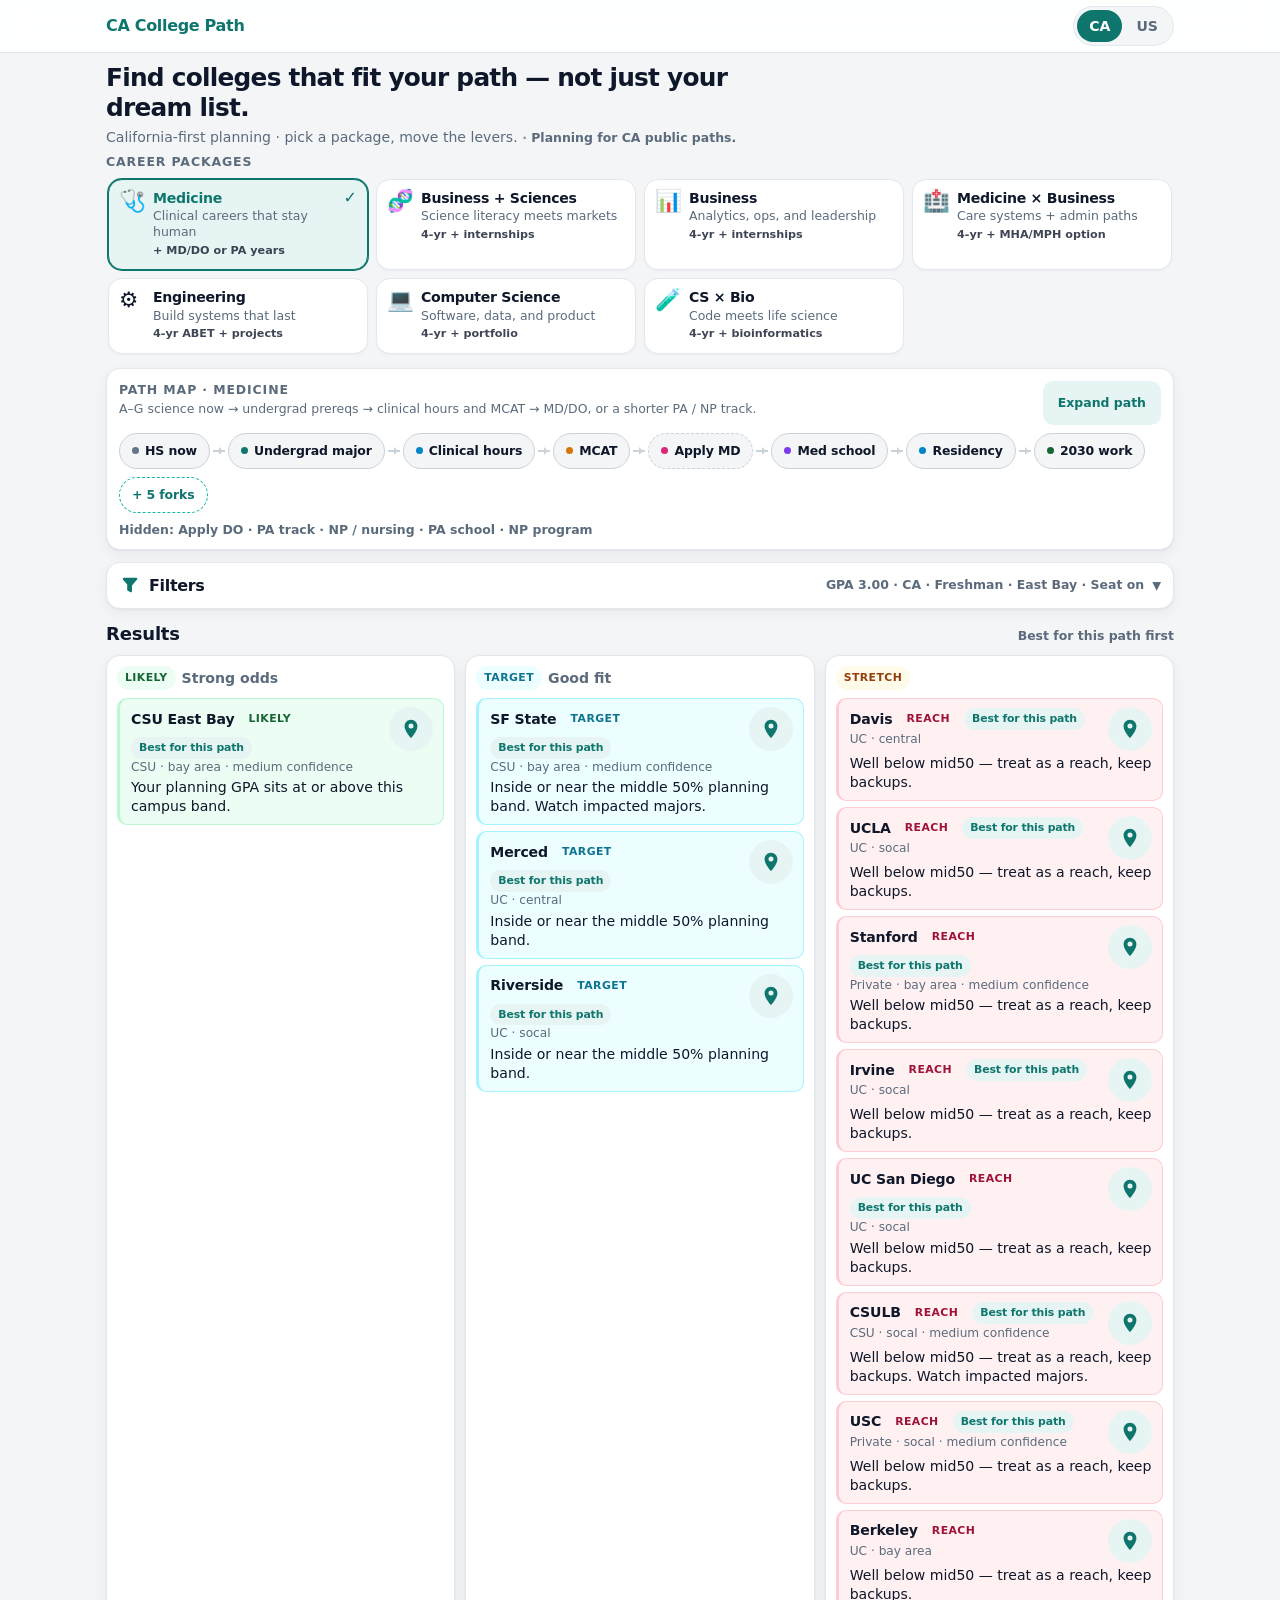
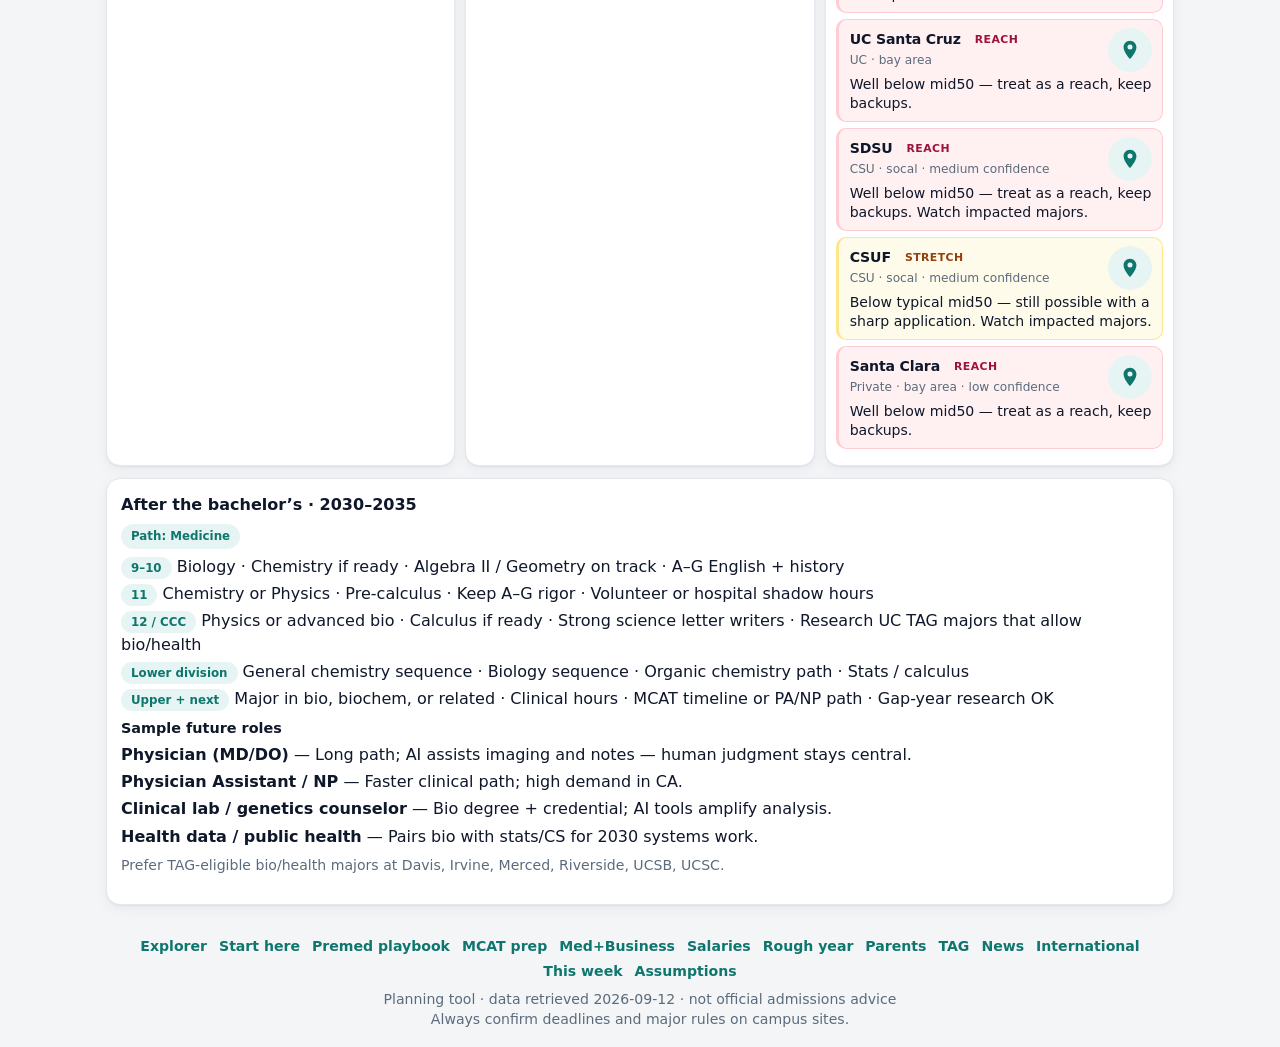
<file: index.html>
<!DOCTYPE html>
<html lang="en">
<head>
<meta charset="UTF-8">
<meta name="viewport" content="width=device-width, initial-scale=1, viewport-fit=cover">
<meta name="theme-color" content="#0f766e">
<title>CA College Path Explorer</title>
<!-- v4 path-graph · unified Filters · US top-5 · unlocked -->
<!--
  RESEARCH NOTES (retrieved_on 2026-09-12)
  UC fall 2027 freshman: app open Aug 1 2026; file Oct 1–Nov 30 2026.
  SAT/ACT not required, not considered for fall 2027 (UC Academic Senate July 2026).
  Sources: admission.universityofcalifornia.edu; UC counselor PDF 6/17/26 for mid50 GPA/admit rates.
  Published UC freshman GPA is honors-weighted capped; UI lever is 2.0–4.0 UC-weighted A-G approx.
  Planning mid50 on ~4.0 scale is medium-confidence conservative mapping.
  TAG campuses: Davis, Irvine, Merced, Riverside, Santa Barbara, Santa Cruz.
  NOT TAG: Berkeley, UCLA, UCSD.
  TAG = junior-year CCC filing (Sept), not for current HS senior this fall.
  Dual Admission / Pathways+: CCC pathway after some freshman denials; Pathways+ uses TAG.
  CSU: Cal State Apply Oct 1–Nov 30; ADT exists.
  Cost figures (console only): CCC 46/unit; CSU ~6838+fees; UC resident tuition+fees ~15588–16278;
  UC on-campus COA ~45000–49000 planning. Estimates only.
  TAG min GPA often ~3.0–3.4 by campus; use 3.2 conservative where uncertain (medium confidence).
  Private/CSU mid50: medium/low confidence planning figures.
-->
<style>

:root {
  --bg: #f3f5f7;
  --surface: #ffffff;
  --ink: #0f172a;
  --muted: #5b6b7c;
  --line: #e3e8ee;
  --line-strong: #c9d3dc;
  --accent: #0f766e;
  --accent-ink: #ffffff;
  --accent-soft: #e6f5f3;
  --accent-mid: #14b8a6;
  --likely: #166534;
  --likely-bg: #ecfdf3;
  --likely-line: #bbf7d0;
  --target: #0e7490;
  --target-bg: #ecfeff;
  --target-line: #a5f3fc;
  --stretch: #92400e;
  --stretch-bg: #fffbeb;
  --stretch-line: #fde68a;
  --reach: #9f1239;
  --reach-bg: #fff1f2;
  --reach-line: #fecdd3;
  --banner: #fffbeb;
  --banner-line: #fcd34d;
  --radius: 14px;
  --radius-sm: 10px;
  --radius-pill: 999px;
  --shadow: 0 1px 2px rgba(15,23,42,.05), 0 4px 14px rgba(15,23,42,.05);
  --shadow-sheet: 0 -12px 40px rgba(15,23,42,.16);
  --tap: 44px;
  --font: system-ui, -apple-system, BlinkMacSystemFont, "Segoe UI", Roboto, "Helvetica Neue", Arial, sans-serif;
  --space: 16px;
  --section-gap: 12px;
  --panel-pad: 14px;
  --wrap-mobile: 720px;
  --wrap-desktop: 1100px;
  --text-xs: 0.78rem;
  --text-sm: 0.88rem;
  --text-md: 1rem;
  --text-lg: 1.125rem;
  --text-xl: 1.35rem;
  --text-hero: 1.4rem;
  --lh: 1.45;
  --lh-tight: 1.22;
  --topbar-h: 48px;
}
*, *::before, *::after { box-sizing: border-box; }
html { -webkit-text-size-adjust: 100%; scroll-behavior: smooth; }
body {
  margin: 0;
  font-family: var(--font);
  font-size: var(--text-md);
  line-height: var(--lh);
  color: var(--ink);
  background: var(--bg);
  min-height: 100dvh;
  -webkit-font-smoothing: antialiased;
}
button, input, select { font: inherit; color: inherit; }
button {
  min-height: var(--tap);
  min-width: var(--tap);
  border: none;
  border-radius: var(--radius-sm);
  cursor: pointer;
  background: var(--accent);
  color: var(--accent-ink);
  padding: 10px 16px;
  font-weight: 600;
}
button.ghost {
  background: var(--surface);
  color: var(--ink);
  border: 1.5px solid var(--line-strong);
}
button:focus-visible, input:focus-visible, select:focus-visible, a:focus-visible {
  outline: 3px solid var(--accent-mid);
  outline-offset: 2px;
}
a { color: var(--accent); }


.topbar {
  position: sticky;
  top: 0;
  z-index: 50;
  background: color-mix(in srgb, var(--surface) 92%, transparent);
  backdrop-filter: saturate(1.2) blur(12px);
  -webkit-backdrop-filter: saturate(1.2) blur(12px);
  border-bottom: 1px solid var(--line);
  min-height: var(--topbar-h);
}
.topbar-inner {
  max-width: var(--wrap-desktop);
  margin: 0 auto;
  padding: 6px var(--space);
  display: flex;
  align-items: center;
  justify-content: space-between;
  gap: 10px;
}
.topbar .brand {
  font-weight: 750;
  font-size: 1rem;
  letter-spacing: -0.02em;
  color: var(--accent);
  text-decoration: none;
}
.geo-pill {
  display: inline-flex;
  background: var(--bg);
  border: 1px solid var(--line);
  border-radius: var(--radius-pill);
  padding: 3px;
  gap: 2px;
}
.geo-pill button {
  min-height: 32px;
  min-width: 0;
  padding: 4px 12px;
  border-radius: var(--radius-pill);
  background: transparent;
  color: var(--muted);
  font-size: var(--text-sm);
  font-weight: 700;
  box-shadow: none;
}
.geo-pill button.on {
  background: var(--accent);
  color: #fff;
}

.wrap {
  max-width: var(--wrap-desktop);
  margin: 0 auto;
  padding: 8px var(--space) 20px;
}

.hero { padding: 2px 0 6px; max-width: 42rem; }
.hero h1 {
  margin: 0;
  font-size: var(--text-hero);
  letter-spacing: -0.03em;
  line-height: var(--lh-tight);
  font-weight: 750;
  color: var(--ink);
}
.hero p {
  margin: 4px 0 0;
  color: var(--muted);
  font-size: var(--text-sm);
  line-height: 1.35;
}
.geo-note {
  display: inline;
  margin: 0;
  font-size: var(--text-xs);
  color: var(--muted);
  font-weight: 600;
}
.geo-note::before { content: "· "; font-weight: 700; opacity: .7; }

.section-label {
  font-size: var(--text-xs);
  font-weight: 750;
  text-transform: uppercase;
  letter-spacing: .07em;
  color: var(--muted);
  margin: 0 0 6px;
}

/* Package snap-scroll mobile */
.pkg-scroller {
  display: flex;
  gap: 8px;
  overflow-x: auto;
  padding: 2px 2px 8px;
  scroll-snap-type: x mandatory;
  -webkit-overflow-scrolling: touch;
  scrollbar-width: thin;
}
.pkg-card {
  flex: 0 0 auto;
  scroll-snap-align: start;
  min-width: 136px;
  max-width: 180px;
  min-height: var(--tap);
  display: grid;
  grid-template-columns: 28px 1fr auto;
  gap: 6px;
  align-items: start;
  text-align: left;
  background: var(--surface);
  color: var(--ink);
  border: 1.5px solid var(--line);
  border-radius: var(--radius);
  padding: 10px 10px;
  box-shadow: 0 1px 2px rgba(15,23,42,.04);
  position: relative;
}
.pkg-card:hover { border-color: var(--accent-mid); }
.pkg-card.active {
  background: var(--accent-soft);
  border-color: var(--accent);
  box-shadow: 0 0 0 1px var(--accent);
}
.pkg-icon { font-size: 1.35rem; line-height: 1; width: 28px; }
.pkg-body { display: flex; flex-direction: column; gap: 2px; min-width: 0; }
.pkg-title { font-weight: 750; font-size: var(--text-sm); letter-spacing: -0.02em; line-height: 1.2; }
.pkg-card.active .pkg-title { color: var(--accent); }
.pkg-tagline { font-size: var(--text-xs); color: var(--muted); line-height: 1.25; font-weight: 500; }
.pkg-years { font-size: 0.7rem; color: var(--ink); font-weight: 650; opacity: .8; margin-top: 1px; }
.pkg-check {
  color: var(--accent);
  font-weight: 800;
  font-size: 1rem;
  line-height: 1;
}

.spine {
  display: flex;
  flex-wrap: wrap;
  gap: 2px 0;
  align-items: center;
  font-size: var(--text-xs);
  color: var(--muted);
  margin: 0 0 var(--section-gap);
  line-height: 1.3;
  padding: 0;
}
.spine b { color: var(--ink); font-weight: 650; }
.spine .arrow { opacity: .4; margin: 0 2px; }

/* Sticky levers strip (mobile) */
.levers-strip {
  position: sticky;
  top: var(--topbar-h);
  z-index: 40;
  background: var(--surface);
  border: 1px solid var(--line);
  border-radius: var(--radius);
  box-shadow: var(--shadow);
  margin-bottom: var(--section-gap);
}
.levers-summary-btn {
  width: 100%;
  display: flex;
  align-items: center;
  justify-content: space-between;
  gap: 8px;
  background: transparent;
  color: var(--ink);
  padding: 10px 12px;
  min-height: var(--tap);
  border-radius: var(--radius);
  text-align: left;
  font-weight: 600;
  font-size: var(--text-sm);
}
.levers-summary-btn .chev { color: var(--muted); font-size: 1.1rem; }
.levers-strip .levers-body {
  display: none;
  padding: 0 12px 12px;
  max-height: 55dvh;
  overflow: auto;
  border-top: 1px solid var(--line);
}
.levers-strip.expanded .levers-body { display: block; }
.levers-strip.expanded .chev { transform: rotate(180deg); }

.lever-grid { display: grid; gap: 10px; padding-top: 8px; }
.lever label.block-label {
  display: block;
  font-weight: 650;
  font-size: var(--text-sm);
  margin-bottom: 4px;
}
.lever .hint { font-weight: 400; color: var(--muted); font-size: var(--text-xs); margin-top: 4px; }
.gpa-row, .sat-row { display: flex; align-items: center; gap: 10px; }
.gpa-row input[type=range], .sat-row input[type=range] { flex: 1; min-width: 0; }
.gpa-big {
  font-variant-numeric: tabular-nums;
  font-weight: 750;
  font-size: var(--text-xl);
  letter-spacing: -0.03em;
  color: var(--accent);
  min-width: 3.2em;
  text-align: right;
  line-height: 1;
}
.sat-val {
  font-variant-numeric: tabular-nums;
  font-weight: 700;
  font-size: 1.02rem;
  color: var(--accent);
  min-width: 3.2em;
  text-align: right;
}
.lever input[type=range] { width: 100%; height: 36px; accent-color: var(--accent); }

.seg {
  display: flex;
  flex-wrap: wrap;
  gap: 4px;
  background: var(--bg);
  border: 1px solid var(--line);
  border-radius: var(--radius-sm);
  padding: 4px;
}
.seg button {
  flex: 1 1 auto;
  background: transparent;
  color: var(--muted);
  border: none;
  border-radius: 8px;
  padding: 8px 10px;
  font-weight: 600;
  font-size: var(--text-sm);
  min-height: var(--tap);
  box-shadow: none;
}
.seg button.on {
  background: var(--surface);
  color: var(--accent);
  box-shadow: 0 1px 3px rgba(15,23,42,.1);
}
.seg.region-seg button { flex: 1 1 calc(50% - 6px); font-size: var(--text-xs); }

.toggle-row {
  display: flex;
  align-items: center;
  justify-content: space-between;
  gap: 12px;
  min-height: var(--tap);
}
.toggle-row > label { font-weight: 650; font-size: var(--text-sm); flex: 1; }
.toggle {
  width: 52px; height: 32px;
  border-radius: var(--radius-pill);
  background: #c5ced6;
  position: relative;
  border: none; padding: 0;
  flex-shrink: 0;
  min-width: 52px; min-height: 32px;
}
.toggle.on { background: var(--accent); }
.toggle span {
  position: absolute; top: 3px; left: 3px;
  width: 26px; height: 26px; border-radius: 50%;
  background: #fff; transition: left .18s;
  box-shadow: 0 1px 3px rgba(0,0,0,.22);
}
.toggle.on span { left: 23px; }

.tip {
  display: inline-flex; align-items: center; justify-content: center;
  width: 22px; height: 22px; border-radius: 50%;
  background: var(--accent-soft); color: var(--accent);
  font-size: .72rem; font-weight: 750; border: none;
  min-width: 22px; min-height: 22px; padding: 0;
  vertical-align: middle; margin-left: 4px; cursor: help;
}

.results-head {
  display: flex; flex-wrap: wrap; align-items: baseline;
  justify-content: space-between; gap: 4px 10px; margin: 0 0 8px;
}
.results-head h2 { margin: 0; font-size: var(--text-lg); letter-spacing: -0.01em; }
.results-head .sort-hint { font-size: var(--text-xs); color: var(--muted); font-weight: 600; }

.stacks { display: grid; gap: 10px; }
.stack {
  background: var(--surface);
  border: 1px solid var(--line);
  border-radius: var(--radius);
  padding: 10px;
  box-shadow: var(--shadow);
}
.stack h3 {
  margin: 0 0 8px;
  font-size: var(--text-sm);
  display: flex; align-items: center; gap: 6px; flex-wrap: wrap;
  color: var(--muted); font-weight: 600;
}
.badge {
  display: inline-block;
  font-size: 0.68rem; font-weight: 750;
  text-transform: uppercase; letter-spacing: .04em;
  padding: 4px 8px; border-radius: var(--radius-pill);
}
.badge.likely { background: var(--likely-bg); color: var(--likely); }
.badge.target { background: var(--target-bg); color: var(--target); }
.badge.stretch { background: var(--stretch-bg); color: var(--stretch); }
.badge.reach { background: var(--reach-bg); color: var(--reach); }
.best-pill {
  display: inline-block; font-size: 0.68rem; font-weight: 700;
  color: var(--accent); background: var(--accent-soft);
  padding: 3px 8px; border-radius: var(--radius-pill);
}

.card {
  background: var(--bg);
  border: 1px solid var(--line);
  border-left: 3px solid var(--line-strong);
  border-radius: var(--radius-sm);
  padding: 8px 10px 8px 11px;
  margin-bottom: 6px;
  cursor: pointer; text-align: left; width: 100%;
  color: inherit; box-shadow: none; min-height: var(--tap);
  position: relative;
}
.card[data-tier="likely"] { border-left-color: var(--likely); background: var(--likely-bg); border-color: var(--likely-line); }
.card[data-tier="target"] { border-left-color: var(--target); background: var(--target-bg); border-color: var(--target-line); }
.card[data-tier="stretch"] { border-left-color: var(--stretch); background: var(--stretch-bg); border-color: var(--stretch-line); }
.card[data-tier="reach"] { border-left-color: var(--reach); background: var(--reach-bg); border-color: var(--reach-line); }
.card:hover { filter: brightness(0.98); }
.card-top {
  display: flex; align-items: flex-start; justify-content: space-between; gap: 8px;
}
.card-text { min-width: 0; flex: 1; }
.card .name {
  font-weight: 700; font-size: var(--text-sm);
  display: flex; align-items: center; gap: 6px; flex-wrap: wrap;
  letter-spacing: -0.01em;
}
.card .meta { color: var(--muted); font-size: 0.76rem; margin-top: 1px; line-height: 1.3; }
.card .why { font-size: var(--text-sm); margin-top: 3px; color: var(--ink); line-height: 1.35; }
.maps-btn {
  flex-shrink: 0;
  display: inline-flex; align-items: center; justify-content: center;
  width: var(--tap); height: var(--tap); min-width: var(--tap); min-height: var(--tap);
  border-radius: var(--radius-pill);
  background: var(--accent-soft); color: var(--accent);
  border: 1px solid transparent;
  text-decoration: none;
  box-sizing: border-box;
  padding: 0;
  line-height: 0;
}
.maps-btn:hover { border-color: var(--accent); background: #d5f0ec; }
.maps-btn:focus-visible { outline: 3px solid var(--accent-mid); outline-offset: 2px; }
.maps-btn svg { width: 22px; height: 22px; display: block; pointer-events: none; }
.sheet-head {
  display: flex; align-items: flex-start; gap: 8px;
  margin: 0 0 10px; padding-right: 48px;
}
.sheet-head h2 { margin: 0; flex: 1; min-width: 0; padding-right: 0; }
.sheet-head .maps-btn { margin-top: -2px; }
.empty { color: var(--muted); font-size: var(--text-sm); padding: 10px 4px; }

.us-panel {
  border: 1px solid var(--line); border-radius: var(--radius);
  background: var(--surface); padding: var(--panel-pad); margin: 0 0 var(--section-gap); box-shadow: var(--shadow);
}
.us-panel h2 { margin: 0 0 8px; font-size: var(--text-md); }
.us-note { font-size: var(--text-sm); color: var(--muted); margin: 0 0 10px; line-height: 1.45; }
.us-links { display: flex; flex-wrap: wrap; gap: 8px; margin-bottom: 12px; }
.us-link {
  display: inline-flex; align-items: center; min-height: 40px;
  padding: 8px 12px; border-radius: 999px; background: var(--accent-soft);
  color: var(--accent); text-decoration: none; font-weight: 650; font-size: var(--text-sm);
}
.us-sub { font-size: var(--text-sm); margin: 8px 0; }
.us-grid { display: grid; gap: 8px; grid-template-columns: 1fr; }
.us-card { background: var(--bg); border: 1px solid var(--line); border-radius: var(--radius-sm); padding: 12px; }
.us-card .name { font-weight: 700; font-size: var(--text-sm); }
.us-card .meta { color: var(--muted); font-size: 0.76rem; margin-top: 2px; }
.us-card .why { font-size: var(--text-sm); margin-top: 4px; }

.panel {
  background: var(--surface); border: 1px solid var(--line);
  border-radius: var(--radius); padding: var(--panel-pad); margin-top: var(--section-gap); box-shadow: var(--shadow);
}
.panel h2 { margin: 0 0 8px; font-size: var(--text-md); }
.assumptions { font-size: var(--text-sm); color: var(--muted); margin-top: 8px; line-height: 1.4; }
.pill-row { display: flex; flex-wrap: wrap; gap: 5px; margin: 6px 0; }
.pill {
  background: var(--accent-soft); color: var(--accent);
  font-size: 0.74rem; font-weight: 650; padding: 4px 10px; border-radius: var(--radius-pill);
}

.sheet-backdrop {
  position: fixed; inset: 0; background: rgba(15,23,42,.4);
  z-index: 80; display: none; opacity: 0; transition: opacity .22s;
}
.sheet-backdrop.open { display: block; opacity: 1; backdrop-filter: blur(6px); -webkit-backdrop-filter: blur(6px); }
.sheet {
  position: fixed; left: 0; right: 0; bottom: 0; max-height: 88dvh; overflow: auto;
  background: var(--surface); border-radius: 20px 20px 0 0; z-index: 90;
  padding: 8px 18px 36px; transform: translateY(110%);
  transition: transform .28s cubic-bezier(.22,1,.36,1); box-shadow: var(--shadow-sheet);
}
.sheet.open { transform: translateY(0); }
.sheet .handle { width: 40px; height: 4px; border-radius: 4px; background: #c5ced6; margin: 6px auto 14px; }
.sheet h2 { margin: 0 0 10px; font-size: 1.15rem; letter-spacing: -0.02em; padding-right: 40px; }
.sheet .sheet-head h2 { margin: 0; padding-right: 0; font-size: 1.15rem; letter-spacing: -0.02em; }
.sheet .close-x {
  position: absolute; top: 10px; right: 8px; background: var(--bg); color: var(--muted);
  font-size: 1.35rem; line-height: 1; padding: 8px 12px; border-radius: var(--radius-pill);
  min-width: var(--tap); min-height: var(--tap);
}
.modal {
  position: fixed; inset: 0; z-index: 100; display: none;
  align-items: flex-end; justify-content: center;
  background: rgba(15,23,42,.4); padding: 16px;
  backdrop-filter: blur(6px); -webkit-backdrop-filter: blur(6px);
}
.modal.open { display: flex; }
.modal-card {
  background: var(--surface); border-radius: var(--radius); padding: 20px 18px;
  width: min(520px, 100%); max-height: 85dvh; overflow: auto; margin-bottom: 8px;
  box-shadow: var(--shadow-sheet); border: 1px solid var(--line);
}
.modal-card h2 { margin: 0 0 12px; font-size: 1.1rem; }
.modal-card .ghost { width: 100%; margin-top: 14px; }

.site-footer {
  text-align: center; color: var(--muted); font-size: var(--text-sm);
  padding: 12px 16px 18px; line-height: 1.4; max-width: var(--wrap-desktop); margin: 0 auto;
}
.site-footer nav { display: flex; flex-wrap: wrap; gap: 6px 12px; justify-content: center; margin-bottom: 8px; }
.site-footer nav a { color: var(--accent); font-weight: 650; text-decoration: none; }
.site-footer nav a:hover { text-decoration: underline; }
.kbd-hint { font-size: var(--text-xs); color: var(--muted); margin: 4px 0 0; }

.layout-main { display: flex; flex-direction: column; gap: 0; }
.col-levers-desktop { display: none !important; }
.col-results { min-width: 0; }

@media (min-width: 600px) {
  .modal { align-items: center; }
  .sheet { left: 50%; right: auto; bottom: auto; top: 50%; width: min(560px, calc(100% - 32px));
    max-height: 85dvh; border-radius: var(--radius); transform: translate(-50%, -46%) scale(.96); opacity: 0; }
  .sheet.open { transform: translate(-50%, -50%) scale(1); opacity: 1; }
  .seg.region-seg button { flex: 1 1 calc(33.33% - 6px); }
  .us-grid { grid-template-columns: 1fr 1fr; }
}

@media (min-width: 960px) {
  :root { --text-hero: 1.55rem; }
  /* packages become grid */
  .pkg-scroller {
    display: grid;
    grid-template-columns: repeat(4, 1fr);
    overflow: visible;
    scroll-snap-type: none;
    gap: 8px;
    padding-bottom: 2px;
  }
  .pkg-card {
    min-width: 0; max-width: none; width: 100%;
    padding: 10px 10px;
  }
  .layout-main {
    display: block;
  }
  .levers-strip { display: block; } /* same Filters control as mobile */
  .col-levers-desktop { display: none !important; }
  .col-results { min-width: 0; width: 100%; }
  .stacks { grid-template-columns: 1fr; }
  .levers-strip .lever-grid { grid-template-columns: 1fr 1fr; }
}

@media (min-width: 1100px) {
  .stacks { grid-template-columns: 1fr 1fr 1fr; gap: 10px; }
  .pkg-scroller { grid-template-columns: repeat(4, 1fr); }
}

@media (max-width: 959px) {
  .wrap { max-width: var(--wrap-mobile); }
}


/* ---- v4 path map ---- */
.path-map {
  background: var(--surface);
  border: 1px solid var(--line);
  border-radius: var(--radius);
  padding: 12px 12px 10px;
  margin: 0 0 var(--section-gap);
  box-shadow: var(--shadow);
}
.path-map-head {
  display: flex;
  flex-wrap: wrap;
  align-items: flex-start;
  justify-content: space-between;
  gap: 8px 12px;
  margin-bottom: 8px;
}
.path-map-titles { min-width: 0; flex: 1; }
.path-map-titles .section-label { margin-bottom: 2px; }
.path-map-summary {
  margin: 0;
  font-size: var(--text-xs);
  color: var(--muted);
  line-height: 1.35;
}
.path-expand {
  min-height: var(--tap);
  min-width: 0;
  padding: 8px 14px;
  font-size: var(--text-xs);
  font-weight: 750;
  background: var(--accent-soft);
  color: var(--accent);
  border: 1.5px solid transparent;
  flex-shrink: 0;
}
.path-expand[aria-expanded="true"] {
  background: var(--accent);
  color: #fff;
}
.path-graph { display: flex; flex-direction: column; gap: 8px; }
.path-row {
  display: flex;
  flex-wrap: wrap;
  align-items: center;
  gap: 4px 0;
}
.path-unit { display: inline-flex; align-items: center; }
.path-node {
  display: inline-flex;
  align-items: center;
  gap: 6px;
  min-height: 40px;
  min-width: 0;
  padding: 6px 12px;
  border-radius: var(--radius-pill);
  background: var(--bg);
  color: var(--ink);
  border: 1.5px solid var(--line-strong);
  font-size: var(--text-xs);
  font-weight: 750;
  box-shadow: none;
  white-space: nowrap;
  letter-spacing: -0.01em;
}
.path-node:hover { border-color: var(--accent-mid); }
.path-node.on {
  background: var(--accent-soft);
  border-color: var(--accent);
  color: var(--accent);
  box-shadow: 0 0 0 1px var(--accent);
}
.path-node .kind-dot {
  width: 7px; height: 7px; border-radius: 50%;
  background: var(--accent-mid);
  flex-shrink: 0;
}
.path-node[data-kind="hs"] .kind-dot { background: #64748b; }
.path-node[data-kind="undergrad"] .kind-dot { background: var(--accent); }
.path-node[data-kind="exam"] .kind-dot { background: #d97706; }
.path-node[data-kind="grad"] .kind-dot { background: #7c3aed; }
.path-node[data-kind="training"] .kind-dot { background: #0284c7; }
.path-node[data-kind="career"] .kind-dot { background: var(--likely); }
.path-node[data-kind="branch"] .kind-dot { background: #db2777; }
.path-node.is-branch { border-style: dashed; font-weight: 650; }
.path-node.path-more {
  background: transparent;
  color: var(--accent);
  border-style: dashed;
  border-color: var(--accent-mid);
}
.path-edge {
  width: 12px;
  height: 2px;
  background: var(--line-strong);
  position: relative;
  flex-shrink: 0;
  margin: 0 3px;
}
.path-edge::after {
  content: "";
  position: absolute;
  right: -2px; top: 50%;
  transform: translateY(-50%);
  border: 4px solid transparent;
  border-left-color: var(--line-strong);
}
.path-row-branch {
  padding: 4px 0 4px 10px;
  border-left: 2px dashed var(--line-strong);
  margin-left: 6px;
}
.path-row-label {
  font-size: 0.68rem;
  font-weight: 750;
  text-transform: uppercase;
  letter-spacing: .06em;
  color: var(--muted);
  margin-right: 8px;
  white-space: nowrap;
}
.path-collapsed-hint {
  margin: 0;
  font-size: var(--text-xs);
  color: var(--muted);
  font-weight: 600;
}
.path-detail {
  margin-top: 10px;
  padding: 10px 12px;
  background: var(--accent-soft);
  border: 1px solid #b8e6e0;
  border-radius: var(--radius-sm);
}
.path-detail[hidden] { display: none !important; }
.path-detail h3 { margin: 0 0 2px; font-size: var(--text-sm); letter-spacing: -0.01em; }
.path-detail .when {
  font-size: var(--text-xs);
  color: var(--muted);
  font-weight: 650;
  margin: 0 0 6px;
}
.path-detail p { margin: 0 0 6px; font-size: var(--text-sm); }
.path-detail .do-now {
  font-size: var(--text-sm);
  padding: 8px 10px;
  background: var(--surface);
  border-radius: 8px;
  margin: 6px 0;
}
.path-detail .next-links {
  display: flex;
  flex-wrap: wrap;
  gap: 6px;
  margin-top: 8px;
}
.path-detail .next-chip {
  min-height: 36px;
  min-width: 0;
  padding: 4px 12px;
  font-size: var(--text-xs);
  background: var(--surface);
  color: var(--accent);
  border: 1px solid var(--line-strong);
  font-weight: 700;
}
.path-detail-close {
  margin-top: 8px;
  min-height: 40px;
  font-size: var(--text-xs);
}
.results-head.emphasize {
  outline: 3px solid var(--accent-mid);
  outline-offset: 4px;
  border-radius: 8px;
  animation: pathPulse 1.4s ease;
}
@keyframes pathPulse {
  0% { box-shadow: 0 0 0 0 color-mix(in srgb, var(--accent-mid) 50%, transparent); }
  100% { box-shadow: 0 0 0 12px transparent; }
}

/* Mobile Filters toggle (levers strip) */
.levers-summary-btn .filters-lead {
  display: inline-flex;
  align-items: center;
  gap: 8px;
  flex-shrink: 0;
}
.levers-summary-btn .filters-icon {
  width: 22px;
  height: 22px;
  color: var(--accent);
  display: block;
  flex-shrink: 0;
}
.levers-summary-btn .filters-word {
  font-weight: 800;
  font-size: 1rem;
  letter-spacing: -0.02em;
  color: var(--ink);
}
.filters-badge {
  display: none;
  min-width: 22px;
  height: 22px;
  padding: 0 6px;
  border-radius: var(--radius-pill);
  background: var(--accent);
  color: #fff;
  font-size: 0.7rem;
  font-weight: 800;
  align-items: center;
  justify-content: center;
  line-height: 1;
  font-variant-numeric: tabular-nums;
}
.filters-badge.on { display: inline-flex; }
.levers-summary-btn .filters-meta {
  flex: 1;
  min-width: 0;
  font-size: var(--text-xs);
  color: var(--muted);
  font-weight: 600;
  white-space: nowrap;
  overflow: hidden;
  text-overflow: ellipsis;
  text-align: right;
}
.levers-summary-btn .chev { color: var(--muted); font-size: 1.1rem; flex-shrink: 0; }

@media (min-width: 960px) {
  .path-node { min-height: 36px; }
}


</style>
</head>
<body>
<header class="topbar">
  <div class="topbar-inner">
    <a class="brand" href="index.html">CA College Path</a>
    <div class="geo-pill" id="geoSeg" role="group" aria-label="Location scope">
      <button type="button" data-geo="california" class="on">CA</button>
      <button type="button" data-geo="us">US</button>
    </div>
  </div>
</header>

<main class="wrap">
  <header class="hero">
    <h1>Find colleges that fit your path — not just your dream list.</h1>
    <p>California-first planning · pick a package, move the levers. <span class="geo-note" id="geoNote">Planning for CA public paths.</span></p>
  </header>

  <section aria-labelledby="pkgHeading">
    <h2 class="section-label" id="pkgHeading">Career packages</h2>
    <div class="pkg-scroller" id="pathPackages" role="radiogroup" aria-label="Career packages"></div>
    <div class="spine" id="journeyLine" hidden></div>
  </section>

  <section class="path-map" id="pathMap" aria-labelledby="pathMapHeading">
    <div class="path-map-head">
      <div class="path-map-titles">
        <h2 class="section-label" id="pathMapHeading">Path map</h2>
        <p class="path-map-summary" id="pathMapSummary" aria-live="polite"></p>
      </div>
      <button type="button" class="path-expand" id="pathExpandBtn" aria-expanded="false" aria-controls="pathGraph">Expand path</button>
    </div>
    <div class="path-graph" id="pathGraph" role="group" aria-label="Career path nodes"></div>
    <div class="path-detail" id="pathDetail" role="region" aria-live="polite" hidden></div>
  </section>

  <div class="levers-strip" id="leversStrip">
    <button type="button" class="levers-summary-btn" id="leversToggle" aria-expanded="false" aria-controls="leversBodyMobile" aria-label="Filters">
      <span class="filters-lead">
        <svg class="filters-icon" viewBox="0 0 24 24" aria-hidden="true" fill="currentColor"><path d="M4.15 5.05A1.25 1.25 0 0 1 5.25 4h13.5a1.25 1.25 0 0 1 .95 2.06l-5.55 6.42V18.7a1.25 1.25 0 0 1-1.9 1.07l-2.7-1.62a1.25 1.25 0 0 1-.6-1.07v-5.6L4.2 6.06A1.25 1.25 0 0 1 4.15 5.05z"/></svg>
        <span class="filters-word">Filters</span>
        <span class="filters-badge" id="filtersBadge" hidden>0</span>
      </span>
      <span class="filters-meta" id="leversSummary">GPA 3.00 · CA · Freshman · East Bay · Seat on</span>
      <span class="chev" aria-hidden="true">▾</span>
    </button>
    <div class="levers-body" id="leversBodyMobile">

  <div class="lever-grid" id="leverGrid">
    <div class="lever">
      <label class="block-label" for="gpa">UC-weighted A–G GPA (planning) <button type="button" class="tip" data-tip="gpa" aria-label="What is UC-weighted GPA?">?</button></label>
      <div class="gpa-row">
        <input type="range" id="gpa" min="2.0" max="4.0" step="0.05" value="3.00" aria-valuetext="3.00">
        <span class="gpa-big" id="gpaVal">3.00</span>
      </div>
    </div>
    <div class="lever">
      <label class="block-label" for="sat">SAT total (optional) <button type="button" class="tip" data-tip="sat" aria-label="About SAT">?</button></label>
      <div class="sat-row">
        <input type="range" id="sat" min="0" max="1600" step="10" value="0">
        <span class="sat-val" id="satVal">off</span>
      </div>
      <div class="hint">0 = not sending. UCs ignore SAT/ACT for fall 2027.</div>
    </div>
    <div class="lever">
      <div class="toggle-row">
        <label for="resident">CA resident <button type="button" class="tip" data-tip="resident" aria-label="About residency">?</button></label>
        <button type="button" class="toggle on" id="resident" aria-pressed="true" title="CA resident"><span></span></button>
      </div>
    </div>
    <div class="lever">
      <label class="block-label">Start point</label>
      <div class="seg" id="startSeg" role="group" aria-label="Start point">
        <button type="button" data-start="this_cycle_freshman" class="on">Freshman</button>
        <button type="button" data-start="ccc_then_transfer">CCC</button>
      </div>
    </div>
    <div class="lever">
      <label class="block-label">Region</label>
      <div class="seg region-seg" id="regionSeg" role="group" aria-label="Region focus">
        <button type="button" data-region="any">Anywhere CA</button>
        <button type="button" data-region="commute_from_east_bay" class="on">East Bay</button>
        <button type="button" data-region="bay_area">Bay Area</button>
        <button type="button" data-region="socal">Southern CA</button>
        <button type="button" data-region="central">Central</button>
        <button type="button" data-region="north">Northern CA</button>
      </div>
    </div>
    <div class="lever">
      <div class="toggle-row">
        <label for="needSeat">Need a likely seat <button type="button" class="tip" data-tip="seat" aria-label="About likely seat">?</button></label>
        <button type="button" class="toggle on" id="needSeat" aria-pressed="true" title="Prioritize likely seats"><span></span></button>
      </div>
    </div>
  </div>

    </div>
  </div>

  <div class="layout-main">
    <aside class="col-levers-desktop" aria-label="Levers">
      <div class="panel-levers">
        <h2>Levers</h2>
        <div id="leversBodyDesktop"></div>
</div>
      </div>
    </aside>

    <div class="col-results">
      <div class="results-head" id="resultsHead">
        <h2>Results</h2>
        <span class="sort-hint">Best for this path first</span>
      </div>

      <div class="us-panel" id="usPanel" hidden>
        <h2>U.S. planning</h2>
        <div id="usPanelBody"></div>
      </div>

      <div class="stacks" id="stacks">
        <section class="stack" aria-labelledby="h-likely">
          <h3 id="h-likely"><span class="badge likely">Likely</span> Strong odds</h3>
          <div id="col-likely"></div>
        </section>
        <section class="stack" aria-labelledby="h-target">
          <h3 id="h-target"><span class="badge target">Target</span> Good fit</h3>
          <div id="col-target"></div>
        </section>
        <section class="stack" aria-labelledby="h-stretch">
          <h3 id="h-stretch"><span class="badge stretch">Stretch</span></h3>
          <div id="col-stretch"></div>
        </section>
      </div>

      <div class="panel" id="futurePanel">
        <h2>After the bachelor’s · 2030–2035</h2>
        <div id="futureBody"></div>
      </div>
    </div>
  </div>
</main>

<footer class="site-footer">
  <nav aria-label="More pages">
    <a href="index.html">Explorer</a>
    <a href="start-here.html">Start here</a>
    <a href="premed-playbook.html">Premed playbook</a>
    <a href="mcat-prep.html">MCAT prep</a>
    <a href="med-business-playbook.html">Med+Business</a>
    <a href="salaries.html">Salaries</a>
    <a href="rough-year.html">Rough year</a>
    <a href="parents.html">Parents</a>
    <a href="tag.html">TAG</a>
    <a href="news.html">News</a>
    <a href="international.html">International</a>
    <a href="this-week.html">This week</a>
    <a href="assumptions.html">Assumptions</a>
  </nav>
  <div>Planning tool · data retrieved 2026-09-12 · not official admissions advice<br>
  Always confirm deadlines and major rules on campus sites.</div>
</footer>

<div class="sheet-backdrop" id="sheetBackdrop"></div>
<div class="sheet" id="sheet" role="dialog" aria-modal="true" aria-labelledby="sheetTitle" hidden>
  <div class="handle" aria-hidden="true"></div>
  <button type="button" class="close-x" id="sheetClose" aria-label="Close">×</button>
  <div class="sheet-head">
    <h2 id="sheetTitle"></h2>
    <a id="sheetMaps" class="maps-btn" href="#" target="_blank" rel="noopener noreferrer" aria-label="Open campus in Google Maps" hidden>
      <svg viewBox="0 0 24 24" aria-hidden="true" fill="currentColor"><path d="M12 2C8.13 2 5 5.13 5 9c0 5.25 7 13 7 13s7-7.75 7-13c0-3.87-3.13-7-7-7zm0 9.5A2.5 2.5 0 1 1 12 6a2.5 2.5 0 0 1 0 5.5z"/></svg>
    </a>
  </div>
  <div id="sheetBody"></div>
</div>

<div class="modal" id="modalTip" role="dialog" aria-modal="true" aria-labelledby="tipTitle">
  <div class="modal-card">
    <h2 id="tipTitle">Quick tip</h2>
    <div id="tipBody"></div>
    <button type="button" class="ghost" data-close-modal="modalTip">Got it</button>
  </div>
</div>


<script>
(function(){
  /* Unified Filters strip on all breakpoints — do not move levers into a desktop rail. */
  var grid = document.getElementById("leverGrid");
  var mobile = document.getElementById("leversBodyMobile");
  if(grid && mobile && grid.parentElement!==mobile) mobile.appendChild(grid);
})();
</script>

<script>

/* HOW TO EXTEND
   1. Add schools to DB.schools with system, region, gpa bands, tag flags, families, cost_est, path_strength.
   2. Add packaged_paths entries (label, blurb, families, path_graph); wire id in levers.packaged_ids.
   3. Tune match_rules thresholds; keep dollar language out of visible UI (console only).
   4. Update meta.retrieved_on and source strings when refreshing research.
   5. Secondary pages: tag.html, this-week.html, assumptions.html, how-it-works.html, news.html, international.html.
   6. geo_scope california|us — US ranks DB.us_schools (top 5 per band); CA uses DB.schools.
*/

const DB = {
  meta: {
    title: "CA College Path Explorer",
    retrieved_on: "2026-09-12",
    reading_level: "grade_10",
    sat_policy_uc_fall_2027: "not_required_not_considered",
    sources: [
      { id: "uc_dates", note: "UC application dates fall 2027", url: "https://admission.universityofcalifornia.edu", retrieved_on: "2026-09-12" },
      { id: "uc_senate_sat", note: "UC Academic Senate July 2026 — SAT/ACT not considered fall 2027", retrieved_on: "2026-09-12" },
      { id: "uc_counselor_pdf", note: "UC counselor PDF 6/17/26 freshman mid25-75 + admit rates CA residents fall 2026 preliminary", retrieved_on: "2026-09-12" },
      { id: "uc_transfer", note: "UC transfer mid50 + rates campus profiles", retrieved_on: "2026-09-12", confidence: "medium" },
      { id: "tag", note: "UC TAG campus list and excluded majors (approx)", retrieved_on: "2026-09-12", confidence: "medium" },
      { id: "csu_apply", note: "Cal State Apply Oct 1–Nov 30 window", retrieved_on: "2026-09-12" }
    ],
    assumptions: [
      "Published UC freshman GPA bands are honors-weighted capped; the slider uses a 2.0–4.0 UC-weighted A–G planning scale.",
      "Planning freshman mid50 bands are a conservative mapping (medium confidence).",
      "TAG minimum GPA planning default 3.2 where campus-specific min is uncertain (medium confidence).",
      "CSU and private mid50/admit figures are approximate planning data (medium/low confidence).",
      "Planning charge figures never appear in the UI; they log to the browser console for counselor use only."
    ]
  },
  levers: {
    path: "medicine",
    gpa: 3.0,
    sat: 0,
    resident: true,
    start: "this_cycle_freshman",
    region: "commute_from_east_bay",
    need_likely_seat: true,
    geo_scope: "california",
    packaged_ids: ["medicine","business_sciences","business","business_medicine","engineering","computer_science","cs_biology"]
  },
  packaged_paths: {
    medicine: {
      id: "medicine",
      label: "Medicine",
      emoji: "🩺",
      tagline: "Clinical careers that stay human",
      years_hint: "+ MD/DO or PA years",
      families: ["health","bio"],
      course_map: [
        { year: "9–10", items: ["Biology", "Chemistry if ready", "Algebra II / Geometry on track", "A–G English + history"] },
        { year: "11", items: ["Chemistry or Physics", "Pre-calculus", "Keep A–G rigor", "Volunteer or hospital shadow hours"] },
        { year: "12 / CCC", items: ["Physics or advanced bio", "Calculus if ready", "Strong science letter writers", "Research UC TAG majors that allow bio/health"] },
        { year: "Lower division", items: ["General chemistry sequence", "Biology sequence", "Organic chemistry path", "Stats / calculus"] },
        { year: "Upper + next", items: ["Major in bio, biochem, or related", "Clinical hours", "MCAT timeline or PA/NP path", "Gap-year research OK"] }
      ],
      future_roles: [
        { role: "Physician (MD/DO)", note: "Long path; AI assists imaging and notes — human judgment stays central." },
        { role: "Physician Assistant / NP", note: "Faster clinical path; high demand in CA." },
        { role: "Clinical lab / genetics counselor", note: "Bio degree + credential; AI tools amplify analysis." },
        { role: "Health data / public health", note: "Pairs bio with stats/CS for 2030 systems work." }
      ],
      transfer_notes: "Prefer TAG-eligible bio/health majors at Davis, Irvine, Merced, Riverside, UCSB, UCSC."
    },
    business_sciences: {
      id: "business_sciences",
      label: "Business + Sciences",
      emoji: "🧬",
      tagline: "Science literacy meets markets",
      years_hint: "4-yr + internships",
      families: ["business","bio","stem"],
      course_map: [
        { year: "9–10", items: ["Algebra track", "Biology", "Intro coding optional", "A–G social science"] },
        { year: "11–12", items: ["Chemistry or physics", "Pre-calc / calc", "Econ if offered", "Leadership club or DECA"] },
        { year: "CCC / frosh", items: ["Micro+macro econ", "Stats", "Science sequence", "Business calculus"] },
        { year: "Bachelor’s", items: ["Business + life-science minor or biotech management", "Internships"] },
        { year: "Next credential", items: ["MBA later optional", "Certificates in biotech regs or analytics"] }
      ],
      future_roles: [
        { role: "Biotech operations / product", note: "Science literacy + business in Bay Area firms." },
        { role: "Healthcare admin", note: "Pairs with clinical settings; AI automates routine ops." },
        { role: "Science consulting / sales", note: "Technical selling with human trust." }
      ],
      transfer_notes: "Watch TAG exclusions for Business at Davis and ICS/Business at Irvine."
    },
    engineering: {
      id: "engineering",
      label: "Engineering",
      emoji: "⚙️",
      tagline: "Build systems that last",
      years_hint: "4-yr ABET + projects",
      families: ["engineering","stem"],
      course_map: [
        { year: "9–10", items: ["Geometry / Algebra II", "Physics intro if available", "Computer elective"] },
        { year: "11–12", items: ["Pre-calc + Calculus", "Physics", "Chemistry", "Robotics / engineering club"] },
        { year: "CCC / frosh", items: ["Calc I–III", "Physics for engineers", "Chem", "Intro programming"] },
        { year: "Bachelor’s", items: ["ABET major", "Design projects", "Internship summers"] },
        { year: "Next", items: ["FE/PE later", "MS optional", "AI tools in CAD/simulation"] }
      ],
      future_roles: [
        { role: "Design / systems engineer", note: "AI speeds drafts; verification stays human." },
        { role: "Hardware + embedded", note: "Strong CA demand with chip and climate tech." },
        { role: "Engineering manager", note: "After years of practice." }
      ],
      transfer_notes: "UCSB TAG excludes all Engineering; Irvine excludes ALL ICS. Prefer Davis/Merced/UCR/UCSC carefully; Cal Poly impacted."
    },
    computer_science: {
      id: "computer_science",
      label: "Computer Science",
      emoji: "💻",
      tagline: "Software, data, and product",
      years_hint: "4-yr + portfolio",
      families: ["cs","stem"],
      course_map: [
        { year: "9–10", items: ["Algebra track", "Intro CS / AP CSP if available"] },
        { year: "11–12", items: ["Pre-calc / calc", "AP CSA or dual-enroll Java/Python", "Physics helpful"] },
        { year: "CCC / frosh", items: ["Programming I–II", "Discrete math", "Calc + data structures", "Transfer GE"] },
        { year: "Bachelor’s", items: ["Algorithms", "Systems", "Electives in ML or security"] },
        { year: "Next", items: ["Portfolio + internships beat prestige alone under AI hiring screens"] }
      ],
      future_roles: [
        { role: "Software engineer", note: "AI pair-programming; seniors own architecture and ethics." },
        { role: "ML / data engineer", note: "Needs strong math + systems." },
        { role: "Product / technical PM", note: "CS plus communication." }
      ],
      transfer_notes: "Davis TAG often excludes CS/Data Science; Irvine excludes ALL ICS. Use ADT + CSU or non-TAG UC carefully."
    },
    business: {
      id: "business",
      label: "Business",
      emoji: "📊",
      tagline: "Analytics, ops, and leadership",
      years_hint: "4-yr + internships",
      families: ["business"],
      course_map: [
        { year: "9–12", items: ["Strong A–G", "Econ / accounting if offered", "Public speaking", "Math through pre-calc"] },
        { year: "CCC / frosh", items: ["Econ", "Accounting", "Stats", "Business calculus"] },
        { year: "Bachelor’s", items: ["Major core", "Internship", "Analytics elective"] },
        { year: "Next", items: ["MBA optional after work years"] },
        { year: "Skills", items: ["Spreadsheet modeling", "Writing", "Basic Python/SQL under AI"] }
      ],
      future_roles: [
        { role: "Analyst / associate", note: "AI drafts decks; you own judgment." },
        { role: "Operations / supply chain", note: "CA logistics and climate resilience." },
        { role: "Founder / small business", note: "Credential helps networks and capital access." }
      ],
      transfer_notes: "Davis TAG may exclude Business; check ASSIST and campus TAG matrices yearly."
    },
    business_medicine: {
      id: "business_medicine",
      label: "Medicine × Business",
      emoji: "🏥",
      tagline: "Care systems + admin paths",
      years_hint: "4-yr + MHA/MPH option",
      families: ["health","bio","business"],
      combo: true,
      course_map: [
        { year: "HS", items: ["Bio + chem track", "Econ or business elective", "Leadership hours"] },
        { year: "Lower division", items: ["Science sequence", "Econ + accounting", "Stats"] },
        { year: "Bachelor’s", items: ["Health sciences or bio + business minor", "Hospital admin internship"] },
        { year: "Next", items: ["MHA, MPH, or clinical path"] },
        { year: "2030", items: ["Health systems roles blending care + ops"] }
      ],
      future_roles: [
        { role: "Hospital / clinic admin", note: "Business + clinical literacy." },
        { role: "Health startup ops", note: "Bay Area / SoCal digital health." },
        { role: "Pharma / device commercial", note: "Science + markets." }
      ],
      transfer_notes: "Same TAG bio guidance as Medicine; avoid excluded business TAG majors if needed."
    },
    cs_biology: {
      id: "cs_biology",
      label: "CS × Bio",
      emoji: "🧪",
      tagline: "Code meets life science",
      years_hint: "4-yr + bioinformatics",
      families: ["cs","bio","stem"],
      combo: true,
      course_map: [
        { year: "HS", items: ["Bio + chem", "CS elective", "Calc track"] },
        { year: "Lower division", items: ["Bio sequence", "Programming + discrete math", "Chem"] },
        { year: "Bachelor’s", items: ["Bioinformatics / computational bio", "Lab + code portfolio"] },
        { year: "Next", items: ["MS or industry bioinformatics"] },
        { year: "2030", items: ["Genomics, drug discovery tooling, clinical AI validation"] }
      ],
      future_roles: [
        { role: "Bioinformatics specialist", note: "High AI overlap; wet-lab partners still needed." },
        { role: "Computational biologist", note: "Grad school common." },
        { role: "Health tech engineer", note: "CS primary, bio domain." }
      ],
      transfer_notes: "Prefer campuses with bio + CS pathways; watch ICS TAG bans at Irvine."
    }
  },
  custom_paths: {},
  match_rules: {
    likely: { gpa_vs_mid50_max: -0.05, label: "likely" },
    target: { gpa_vs_mid50_low: -0.05, gpa_vs_mid50_high: 0.15, label: "target" },
    stretch: { gpa_vs_mid50_low: 0.15, gpa_vs_mid50_high: 0.35, label: "stretch" },
    reach: { gpa_vs_mid50_min: 0.35, label: "reach" },
    ccc_boost_tag: 0.12,
    sat_bonus_if_used: 0.05,
    need_likely_seat_keeps: ["likely", "target"],
    region_soft_penalty: true
  },

  us_overview: {
    note: "US mode ranks a curated national set (public flagships + privates) with planning mid50 bands. Top 5 per Likely / Target / Stretch. Medium/low confidence — confirm on each campus. Switch back to CA for UC/CSU/CCC matching.",
    links: [
      { label: "Common App", url: "https://www.commonapp.org/" },
      { label: "FAFSA", url: "https://studentaid.gov/h/apply-for-aid/fafsa" },
      { label: "AAMC (pre-med / MD)", url: "https://www.aamc.org/" },
      { label: "AACOMAS (DO)", url: "https://www.aacom.org/become-a-doctor/how-to-apply-to-osteopathic-medical-college" }
    ],
    flagships: [
      { name: "University of Michigan", note: "Public flagship · strong research & pre-health · competitive out-of-state", conf: "low" },
      { name: "University of Virginia", note: "Public flagship · selective · check OOS residency rules", conf: "low" },
      { name: "University of Texas at Austin", note: "Large public · strong STEM/business · residency matters a lot", conf: "low" },
      { name: "University of Washington", note: "Public research · strong bio/CS · competitive OOS", conf: "low" },
      { name: "University of North Carolina at Chapel Hill", note: "Public flagship · strong academics · OOS limited", conf: "low" },
      { name: "Georgia Institute of Technology", note: "Engineering/CS standout · OOS competitive", conf: "low" },
      { name: "New York University", note: "Private · urban · aid varies widely", conf: "low" },
      { name: "Boston University", note: "Private · broad majors · check testing policy yearly", conf: "low" },
      { name: "University of Chicago", note: "Highly selective private · academic intensity", conf: "medium" },
      { name: "Johns Hopkins University", note: "Strong pre-med reputation · very selective", conf: "medium" }
    ]
  },
  schools: [],
  us_schools: []
};

(function buildSchools() {
  const ucFresh = {
    berkeley: { w: [4.17, 4.29], rate: 12, plan: [3.90, 4.00], region: "bay_area" },
    davis: { w: [4.10, 4.28], rate: 35, plan: [3.70, 3.95], region: "central" },
    irvine: { w: [4.12, 4.29], rate: 23, plan: [3.70, 3.95], region: "socal" },
    ucla: { w: [4.21, 4.30], rate: 10, plan: [3.90, 4.00], region: "socal" },
    merced: { w: [3.57, 4.17], rate: 97, plan: [3.25, 3.75], region: "central" },
    riverside: { w: [3.68, 4.18], rate: 89, plan: [3.35, 3.80], region: "socal" },
    "san diego": { w: [4.15, 4.30], rate: 24, plan: [3.85, 4.00], region: "socal" },
    "santa barbara": { w: [4.16, 4.29], rate: 35, plan: [3.70, 3.95], region: "central" },
    "santa cruz": { w: [3.80, 4.21], rate: 82, plan: [3.45, 3.85], region: "bay_area" }
  };
  const ucXfer = {
    berkeley: { mid: [3.68, 4.00], rate: 23 },
    davis: { mid: [3.45, 3.92], rate: 63 },
    irvine: { mid: [3.62, 4.00], rate: 40 },
    ucla: { mid: [3.79, 4.00], rate: 25 },
    merced: { mid: [3.22, 3.85], rate: 79 },
    riverside: { mid: [3.28, 3.85], rate: 72 },
    "san diego": { mid: [3.64, 4.00], rate: 51 },
    "santa barbara": { mid: [3.50, 3.93], rate: 65 },
    "santa cruz": { mid: [3.27, 3.90], rate: 71 }
  };
  const tagCampuses = new Set(["davis", "irvine", "merced", "riverside", "santa barbara", "santa cruz"]);
  const tagExclude = {
    davis: ["Business", "CS", "Data Science"],
    irvine: ["Art", "Business Admin", "Dance", "Music", "Nursing", "ALL ICS"],
    "santa barbara": ["Creative Studies", "all Engineering", "some arts"],
    riverside: ["Art Studio"],
    "santa cruz": [],
    merced: []
  };
  const ucNames = [
    ["University of California, Berkeley", "berkeley", "Berkeley"],
    ["University of California, Davis", "davis", "Davis"],
    ["University of California, Irvine", "irvine", "Irvine"],
    ["University of California, Los Angeles", "ucla", "UCLA"],
    ["University of California, Merced", "merced", "Merced"],
    ["University of California, Riverside", "riverside", "Riverside"],
    ["University of California, San Diego", "san diego", "UC San Diego"],
    ["University of California, Santa Barbara", "santa barbara", "UC Santa Barbara"],
    ["University of California, Santa Cruz", "santa cruz", "UC Santa Cruz"]
  ];
  const eastBayCommute = new Set(["berkeley"]);
  ucNames.forEach(([name, key, short]) => {
    const f = ucFresh[key];
    const t = ucXfer[key];
    const isTag = tagCampuses.has(key);
    DB.schools.push({
      id: "uc_" + key.replace(/\s/g, "_"),
      name, short,
      system: "UC",
      region: f.region,
      commute_east_bay: eastBayCommute.has(key),
      sat_used: false,
      freshman: {
        weighted_mid50: f.w,
        planning_gpa_mid50: f.plan,
        admit_rate: f.rate,
        confidence: "high",
        source: "uc_counselor_pdf"
      },
      transfer: {
        mid50: t.mid,
        admit_rate: t.rate,
        confidence: "medium",
        source: "uc_transfer"
      },
      tag: isTag,
      tag_min: isTag ? 3.2 : null,
      tag_excluded_majors: isTag ? (tagExclude[key] || []) : null,
      families: ["health", "bio", "stem", "cs", "engineering", "business"],
      strengths: (key === "merced" || key === "riverside" || key === "santa cruz")
        ? ["More accessible UC seat", "Research still available"]
        : ["High research activity", "Selective"],
      cost_est: {
        year1_resident: 16000,
        years_1_2: 32000,
        total_4yr: 64000,
        coa_campus_year: 47000,
        source_note: "UC resident tuition+fees ~15588-16278 planning; COA ~45000-49000 on-campus. Console only."
      },
      notes: isTag ? "TAG campus (CCC juniors)." : "No TAG (Berkeley/UCLA/UCSD)."
    });
  });

  const csus = [
    { name: "California State University, East Bay", short: "CSU East Bay", id: "csu_east_bay", region: "bay_area", commute: true, plan: [2.60, 3.20], rate: 75, conf: "medium", impacted: [], families: ["business", "health", "bio", "cs", "stem"] },
    { name: "San José State University", short: "SJSU", id: "csu_sjsu", region: "bay_area", commute: true, plan: [3.20, 3.70], rate: 55, conf: "medium", impacted: ["CS", "Engineering"], families: ["cs", "engineering", "business", "stem"] },
    { name: "California State University, Sacramento", short: "Sacramento State", id: "csu_sac", region: "central", commute: false, plan: [2.80, 3.40], rate: 70, conf: "low", impacted: [], families: ["business", "health", "stem"] },
    { name: "San Francisco State University", short: "SF State", id: "csu_sfsu", region: "bay_area", commute: true, plan: [2.90, 3.50], rate: 65, conf: "medium", impacted: ["Nursing"], families: ["business", "health", "bio", "cs"] },
    { name: "California Polytechnic State University, San Luis Obispo", short: "Cal Poly SLO", id: "csu_slo", region: "central", commute: false, plan: [3.70, 4.00], rate: 30, conf: "medium", impacted: ["Engineering", "Architecture", "Business"], families: ["engineering", "business", "stem", "cs"] },
    { name: "California State University, Long Beach", short: "CSULB", id: "csu_lb", region: "socal", commute: false, plan: [3.30, 3.80], rate: 40, conf: "medium", impacted: ["Nursing", "Psychology"], families: ["health", "business", "engineering", "stem"] },
    { name: "California State University, Fullerton", short: "CSUF", id: "csu_fullerton", region: "socal", commute: false, plan: [3.20, 3.70], rate: 45, conf: "medium", impacted: ["Business", "CS"], families: ["business", "cs", "health"] },
    { name: "San Diego State University", short: "SDSU", id: "csu_sdsu", region: "socal", commute: false, plan: [3.50, 3.90], rate: 35, conf: "medium", impacted: ["Nursing", "Business"], families: ["business", "health", "engineering", "stem"] },
    { name: "California State University, Chico", short: "Chico State", id: "csu_chico", region: "north", commute: false, plan: [2.70, 3.40], rate: 72, conf: "low", impacted: [], families: ["business", "stem", "health"] },
    { name: "California State Polytechnic University, Pomona", short: "Cal Poly Pomona", id: "csu_pomona", region: "socal", commute: false, plan: [3.40, 3.85], rate: 42, conf: "medium", impacted: ["Engineering", "Business"], families: ["engineering", "business", "stem", "cs"] },
    { name: "California State University Maritime Academy", short: "Cal Maritime", id: "csu_maritime", region: "bay_area", commute: true, plan: [2.80, 3.40], rate: 68, conf: "low", impacted: [], families: ["engineering", "business", "stem"] }
  ];
  csus.forEach(c => {
    DB.schools.push({
      id: c.id, name: c.name, short: c.short, system: "CSU",
      region: c.region, commute_east_bay: c.commute, sat_used: false,
      freshman: { weighted_mid50: null, planning_gpa_mid50: c.plan, admit_rate: c.rate, confidence: c.conf, source: "approx_planning" },
      transfer: { mid50: [Math.max(2.0, c.plan[0] - 0.15), Math.min(4.0, c.plan[1] - 0.05)], admit_rate: Math.min(95, c.rate + 10), confidence: "low", source: "approx_planning" },
      tag: false, impacted_majors: c.impacted, families: c.families,
      strengths: c.impacted.length ? ["Solid CSU option", "Check impacted majors"] : ["Accessible CSU seat", "ADT-friendly"],
      cost_est: { year1_resident: 7500, years_1_2: 15000, total_4yr: 30000, coa_campus_year: 28000, source_note: "CSU tuition ~6838 + fees planning. Console only." },
      notes: c.impacted.length ? ("Impacted approx: " + c.impacted.join(", ")) : "ADT pathway exists for many majors."
    });
  });

  const cccs = [
    { name: "Diablo Valley College", short: "DVC", id: "ccc_dvc", region: "bay_area", commute: true, strengths: ["High UC transfer", "East Bay feeder"], feed: true },
    { name: "Los Medanos College", short: "LMC", id: "ccc_lmc", region: "bay_area", commute: true, strengths: ["East Bay", "Guaranteed pathways"], feed: true },
    { name: "Las Positas College", short: "LPC", id: "ccc_lpc", region: "bay_area", commute: true, strengths: ["Tri-Valley", "Transfer focus"], feed: true },
    { name: "Santa Monica College", short: "SMC", id: "ccc_smc", region: "socal", commute: false, strengths: ["Top UC transfer volume", "Honors"], feed: false },
    { name: "De Anza College", short: "De Anza", id: "ccc_deanza", region: "bay_area", commute: true, strengths: ["Strong STEM transfer", "Silicon Valley"], feed: true },
    { name: "Foothill College", short: "Foothill", id: "ccc_foothill", region: "bay_area", commute: true, strengths: ["STEM", "Honors"], feed: true },
    { name: "Berkeley City College", short: "BCC", id: "ccc_bcc", region: "bay_area", commute: true, strengths: ["Near UC Berkeley", "Peralta district"], feed: true },
    { name: "Contra Costa College", short: "Contra Costa College", id: "ccc_contracosta", region: "bay_area", commute: true, strengths: ["West County East Bay"], feed: true },
    { name: "Pasadena City College", short: "PCC", id: "ccc_pcc", region: "socal", commute: false, strengths: ["High transfer", "STEM"], feed: false },
    { name: "Orange Coast College", short: "OCC", id: "ccc_occ", region: "socal", commute: false, strengths: ["OC transfer hub"], feed: false },
    { name: "Irvine Valley College", short: "IVC", id: "ccc_ivc", region: "socal", commute: false, strengths: ["Honors", "UC transfer"], feed: false },
    { name: "El Camino College", short: "El Camino", id: "ccc_elcamino", region: "socal", commute: false, strengths: ["South Bay LA transfer"], feed: false },
    { name: "Mt. San Antonio College", short: "Mt. SAC", id: "ccc_mtsac", region: "socal", commute: false, strengths: ["Large transfer programs"], feed: false },
    { name: "Skyline College", short: "Skyline", id: "ccc_skyline", region: "bay_area", commute: true, strengths: ["Peninsula", "Promise programs"], feed: true },
    { name: "City College of San Francisco", short: "CCSF", id: "ccc_ccsf", region: "bay_area", commute: true, strengths: ["SF", "Broad catalog"], feed: true },
    { name: "Sacramento City College", short: "Sacramento City", id: "ccc_sac_city", region: "central", commute: false, strengths: ["Los Rios", "Capital region"], feed: false },
    { name: "Los Angeles Pierce College", short: "Pierce", id: "ccc_pierce", region: "socal", commute: false, strengths: ["Valley LA", "Transfer"], feed: false },
    { name: "Grossmont College", short: "Grossmont", id: "ccc_grossmont", region: "socal", commute: false, strengths: ["East County SD"], feed: false }
  ];
  cccs.forEach(c => {
    DB.schools.push({
      id: c.id, name: c.name, short: c.short, system: "CCC",
      region: c.region, commute_east_bay: c.commute, sat_used: false,
      freshman: null, transfer: null, tag: false, is_launchpad: true,
      feed_east_bay: c.feed, families: ["health", "bio", "stem", "cs", "engineering", "business"],
      strengths: c.strengths,
      cost_est: { year1_resident: 1380, years_1_2: 2760, total_4yr: 2760, coa_campus_year: 18000, source_note: "CCC ~46/unit planning; year1 ~30 units. Console only." },
      notes: "Freshman admit N/A — start here then TAG/regular transfer. No TAG on the CCC itself."
    });
  });

  const privates = [
    { name: "Stanford University", short: "Stanford", id: "priv_stanford", region: "bay_area", commute: true, plan: [3.95, 4.00], sat: [1500, 1570], rate: 4, conf: "medium" },
    { name: "University of Southern California", short: "USC", id: "priv_usc", region: "socal", commute: false, plan: [3.80, 4.00], sat: [1410, 1530], rate: 10, conf: "medium" },
    { name: "Santa Clara University", short: "Santa Clara", id: "priv_scu", region: "bay_area", commute: true, plan: [3.60, 3.90], sat: [1310, 1480], rate: 44, conf: "low" },
    { name: "Pepperdine University", short: "Pepperdine", id: "priv_pepperdine", region: "socal", commute: false, plan: [3.55, 3.90], sat: [1280, 1450], rate: 50, conf: "low" },
    { name: "University of San Diego", short: "USD", id: "priv_usd", region: "socal", commute: false, plan: [3.50, 3.85], sat: [1220, 1400], rate: 53, conf: "low" },
    { name: "Loyola Marymount University", short: "LMU", id: "priv_lmu", region: "socal", commute: false, plan: [3.55, 3.90], sat: [1260, 1420], rate: 45, conf: "low" },
    { name: "Chapman University", short: "Chapman", id: "priv_chapman", region: "socal", commute: false, plan: [3.50, 3.85], sat: [1200, 1380], rate: 56, conf: "low" }
  ];
  privates.forEach(p => {
    DB.schools.push({
      id: p.id, name: p.name, short: p.short, system: "Private",
      region: p.region, commute_east_bay: p.commute, sat_used: true, sat_mid50: p.sat,
      freshman: { weighted_mid50: null, planning_gpa_mid50: p.plan, admit_rate: p.rate, confidence: p.conf, source: "approx_planning" },
      transfer: { mid50: [Math.max(3.0, p.plan[0] - 0.1), p.plan[1]], admit_rate: Math.max(5, p.rate - 5), confidence: "low", source: "approx_planning" },
      tag: false, families: ["health", "bio", "stem", "cs", "engineering", "business"],
      strengths: ["Private stretch option", "Aid varies — check each school site calculator (not shown here)"],
      cost_est: { year1_resident: 65000, years_1_2: 130000, total_4yr: 260000, coa_campus_year: 85000, source_note: "Private sticker planning only; aid can change outcomes a lot. Console only." },
      notes: "SAT may be considered — check each school current testing policy."
    });
  });

  // Curated path fit 0–10 — used to sort "best for this path" within each band
  const PS = {
    uc_berkeley: { medicine:7, business_sciences:7, business:8, business_medicine:6, engineering:9, computer_science:10, cs_biology:8 },
    uc_davis: { medicine:10, business_sciences:9, business:7, business_medicine:9, engineering:7, computer_science:6, cs_biology:9 },
    uc_irvine: { medicine:9, business_sciences:8, business:7, business_medicine:8, engineering:7, computer_science:8, cs_biology:8 },
    uc_ucla: { medicine:10, business_sciences:8, business:9, business_medicine:9, engineering:8, computer_science:9, cs_biology:8 },
    uc_merced: { medicine:8, business_sciences:7, business:6, business_medicine:7, engineering:6, computer_science:5, cs_biology:7 },
    uc_riverside: { medicine:8, business_sciences:7, business:6, business_medicine:7, engineering:6, computer_science:5, cs_biology:7 },
    uc_san_diego: { medicine:9, business_sciences:8, business:7, business_medicine:8, engineering:8, computer_science:9, cs_biology:9 },
    uc_santa_barbara: { medicine:6, business_sciences:6, business:6, business_medicine:5, engineering:7, computer_science:7, cs_biology:6 },
    uc_santa_cruz: { medicine:7, business_sciences:6, business:5, business_medicine:6, engineering:6, computer_science:7, cs_biology:8 },
    csu_east_bay: { medicine:8, business_sciences:8, business:8, business_medicine:8, engineering:5, computer_science:6, cs_biology:6 },
    csu_sjsu: { medicine:5, business_sciences:7, business:8, business_medicine:5, engineering:9, computer_science:10, cs_biology:7 },
    csu_sac: { medicine:6, business_sciences:6, business:7, business_medicine:6, engineering:5, computer_science:5, cs_biology:5 },
    csu_sfsu: { medicine:8, business_sciences:7, business:7, business_medicine:8, engineering:5, computer_science:6, cs_biology:6 },
    csu_slo: { medicine:4, business_sciences:6, business:8, business_medicine:4, engineering:10, computer_science:8, cs_biology:5 },
    csu_lb: { medicine:8, business_sciences:7, business:7, business_medicine:8, engineering:7, computer_science:6, cs_biology:6 },
    csu_fullerton: { medicine:6, business_sciences:7, business:9, business_medicine:6, engineering:5, computer_science:7, cs_biology:5 },
    csu_sdsu: { medicine:7, business_sciences:7, business:8, business_medicine:7, engineering:7, computer_science:6, cs_biology:6 },
    csu_chico: { medicine:6, business_sciences:6, business:7, business_medicine:5, engineering:5, computer_science:5, cs_biology:5 },
    csu_pomona: { medicine:5, business_sciences:6, business:8, business_medicine:5, engineering:9, computer_science:7, cs_biology:5 },
    csu_maritime: { medicine:3, business_sciences:4, business:6, business_medicine:3, engineering:8, computer_science:4, cs_biology:3 },
    priv_stanford: { medicine:9, business_sciences:8, business:9, business_medicine:8, engineering:10, computer_science:10, cs_biology:9 },
    priv_usc: { medicine:8, business_sciences:8, business:9, business_medicine:8, engineering:7, computer_science:7, cs_biology:7 },
    priv_scu: { medicine:6, business_sciences:7, business:8, business_medicine:6, engineering:7, computer_science:8, cs_biology:6 },
    priv_pepperdine: { medicine:5, business_sciences:5, business:7, business_medicine:5, engineering:4, computer_science:4, cs_biology:4 },
    priv_usd: { medicine:6, business_sciences:6, business:7, business_medicine:6, engineering:5, computer_science:5, cs_biology:5 },
    priv_lmu: { medicine:5, business_sciences:5, business:7, business_medicine:5, engineering:5, computer_science:5, cs_biology:4 },
    priv_chapman: { medicine:5, business_sciences:5, business:7, business_medicine:5, engineering:4, computer_science:5, cs_biology:4 }
  };
  DB.schools.forEach(s => {
    if (PS[s.id]) s.path_strength = PS[s.id];
    else if (s.system === "CCC") {
      // Launchpads: strong for any path that needs transfer
      s.path_strength = { medicine:7, business_sciences:7, business:7, business_medicine:7, engineering:7, computer_science:7, cs_biology:7 };
      if (s.feed_east_bay) Object.keys(s.path_strength).forEach(k => s.path_strength[k] += 1);
    }
  });
})();

(function attachPathGraphs() {
  const G = {
    medicine: {
      summary: "A–G science now → undergrad prereqs → clinical hours and MCAT → MD/DO, or a shorter PA / NP track.",
      nodes: [
        { id: "hs", label: "HS now", kind: "hs",
          short: "A–G plus chem and bio on track",
          detail: "Keep A–G complete with biology and chemistry (physics if you can). Math through Algebra II or pre-calc. Grades and science teachers matter more than locking a major today.",
          when: "Grades 9–12 · this year",
          do_now: "List remaining A–G courses. Lock bio + chem. Ask one clinic, hospital, or volunteer desk about a regular slot.",
          next: ["undergrad"] },
        { id: "undergrad", label: "Undergrad major", kind: "undergrad",
          short: "Bio, chem, or any major plus prereqs",
          detail: "Any major works if you finish med-school prereqs: bio, general chemistry, organic chemistry, physics, and stats. Results below rank campuses for this science path. A CCC start can still cover the same sequence.",
          when: "Years 1–4 after HS, or 2+2 via CCC",
          do_now: "Scan Results for likely and target seats that fit bio or health. Confirm the prereq sequence on ASSIST or the campus site.",
          next: ["clinical"] },
        { id: "clinical", label: "Clinical hours", kind: "training",
          short: "Shadow, volunteer, or research",
          detail: "Schools want proof you understand patient care. Hospital volunteering, scribing, EMT, or a research lab all count. Steady hours and honest reflection beat a huge hour dump.",
          when: "Undergrad summers · a gap year is OK",
          do_now: "Send one polite ask for a weekly volunteer or scribe shift. Keep a simple hour log.",
          next: ["mcat"] },
        { id: "mcat", label: "MCAT", kind: "exam",
          short: "Exam for MD and DO programs",
          detail: "Usually after organic chemistry and biochem. Plan a few months of study, not a cram week. DO (AACOMAS) and MD (AMCAS) both use it. Most PA and NP programs do not.",
          when: "Junior spring or after graduation",
          do_now: "Do not schedule a test date until chem and orgo are underway. Sketch a content calendar later.",
          next: ["apply_md", "apply_do", "pa", "np"] },
        { id: "apply_md", label: "Apply MD", kind: "branch",
          short: "AMCAS allopathic cycle",
          detail: "MD (allopathic) is one physician license. Apply early in the cycle. Letters, activities, and a calm personal statement matter as much as scores. Confirm current AAMC steps each year.",
          when: "The summer you apply — often after junior year or a gap year",
          do_now: "Bookmark the AAMC apply pages. List two people who could write a letter later.",
          next: ["med_school"],
          link: { label: "AAMC", url: "https://www.aamc.org/" } },
        { id: "apply_do", label: "Apply DO", kind: "branch",
          short: "AACOMAS osteopathic cycle",
          branch_of: "apply_md",
          detail: "DO (osteopathic) is also a full physician license, with extra training in osteopathic manipulative treatment. Same long path as MD: med school, then residency. Many students apply to both.",
          when: "Same application summer as MD",
          do_now: "Read AACOM how-to-apply. You can keep both MD and DO on the table.",
          next: ["med_school"],
          link: { label: "AACOM apply", url: "https://www.aacom.org/become-a-doctor/how-to-apply-to-osteopathic-medical-college" } },
        { id: "pa", label: "PA track", kind: "branch",
          short: "Shorter clinician path",
          branch_of: "apply_md",
          detail: "Physician assistant programs are typically two to three years after a bachelor’s plus real patient-care hours. You practice with a supervising physician. Most programs use GRE or PA-CAT, not the MCAT.",
          when: "Apply senior year or after you have hours",
          do_now: "If this fork appeals, start logging patient-care hours (EMT, CNA, scribe) and skim the PAEA program directory.",
          next: ["pa_school"],
          link: { label: "PAEA programs", url: "https://paeaonline.org/" } },
        { id: "np", label: "NP / nursing", kind: "branch",
          short: "RN, then advanced practice",
          branch_of: "apply_md",
          detail: "Nurse practitioner is an advanced-practice nursing path: BSN (or an entry MSN), RN license, then NP graduate work. Different license than MD, DO, or PA. A good fit if you want a nursing identity first.",
          when: "BSN during or after undergrad · NP after RN practice",
          do_now: "If this track feels right, look at BSN or accelerated nursing options next to bio majors.",
          next: ["np_school"] },
        { id: "med_school", label: "Med school", kind: "grad",
          short: "Four years MD or DO",
          detail: "Years 1–2 are classroom and labs; years 3–4 are clerkships in hospitals. Tools will keep changing notes and imaging. Judgment and how you talk with patients stay human. One step at a time.",
          when: "Four years after you matriculate",
          do_now: "Nothing to apply for in high school. Protect GPA and stay curious in science.",
          next: ["residency"] },
        { id: "pa_school", label: "PA school", kind: "grad",
          short: "About 2–3 year PA program",
          branch_of: "apply_md",
          detail: "A didactic year, then clinical rotations. You graduate ready to practice with a supervising physician — usually faster than MD or DO plus residency.",
          when: "After the bachelor’s and required hours",
          do_now: "Keep hour logs and a prerequisite checklist if you are leaning PA.",
          next: ["work_2030"] },
        { id: "np_school", label: "NP program", kind: "grad",
          short: "MSN or DNP after RN",
          branch_of: "apply_md",
          detail: "Graduate nursing with a population focus such as family, psych, or acute care. Clinical hours sit inside the program. License and board cert come after.",
          when: "After RN practice · timing varies",
          do_now: "If nursing-first, research BSN entry and California BRN steps — not MD prereqs alone.",
          next: ["work_2030"] },
        { id: "residency", label: "Residency", kind: "training",
          short: "Specialty training after MD/DO",
          detail: "You match into a specialty — family medicine, pediatrics, internal medicine, surgery, and many others. Three to seven years. This is when you become the doctor people meet. Specialty choice can wait.",
          when: "After med school · Match year",
          do_now: "No action in high school. Later: clerkship work and letters.",
          next: ["work_2030"] },
        { id: "work_2030", label: "2030 work", kind: "career",
          short: "Physician, clinic ops, informatics",
          detail: "Most people on this path practice as physicians, PAs, or NPs. Some move into clinic operations or clinical informatics. Human care stays central. Tools change. Plan the next class, not a title.",
          when: "After training · 2030–2035",
          do_now: "Pick the next node you can actually do this month — usually HS courses or a volunteer ask.",
          next: [] }
      ]
    },
    business_sciences: {
      summary: "Science literacy plus markets: undergrad, internships in biotech or health ops, optional MBA later.",
      nodes: [
        { id: "hs", label: "HS now", kind: "hs",
          short: "Math, bio, and a business spark",
          detail: "Stay on an algebra-to-pre-calc track. Biology now; chemistry if you can. An econ, DECA, or coding elective is a bonus, not a requirement.",
          when: "Grades 9–12",
          do_now: "Keep A–G clean. Join one club that practices pitching, labs, or leadership.",
          next: ["undergrad"] },
        { id: "undergrad", label: "Undergrad mix", kind: "undergrad",
          short: "Business plus life-science depth",
          detail: "Look for business with a bio minor, biotech management, or a science major with econ and stats. Results below sort campuses that can host both sides.",
          when: "Four years, or CCC then transfer",
          do_now: "Open Results and shortlist schools with both business and science room. Watch TAG exclusions for some business majors.",
          next: ["internships"] },
        { id: "internships", label: "Internships", kind: "training",
          short: "Lab, ops, or commercial summers",
          detail: "A biotech ops, hospital admin, or science-sales summer teaches more than another club. You are translating science for people who buy, ship, or regulate it.",
          when: "Summers after year 1 or 2",
          do_now: "Write a 5-line intro and ask one local firm, hospital, or campus lab about a summer desk.",
          next: ["credential"] },
        { id: "science_depth", label: "Science depth", kind: "branch",
          short: "Research or a double major",
          branch_of: "undergrad",
          detail: "If you love the bench, add research units or a science double. That keeps biotech product and clinical-ops doors open without committing to med school.",
          when: "Years 2–4",
          do_now: "Ask one professor how undergrads join a lab. One term is enough to test the fit.",
          next: ["internships"] },
        { id: "credential", label: "MBA / certs", kind: "grad",
          short: "Optional after work years",
          detail: "An MBA or a biotech-regs / analytics certificate is optional. Most people work two to five years first so the credential has a story. Not required to start.",
          when: "After 2+ years of work · optional",
          do_now: "Skip applications now. Collect internships and a writing sample instead.",
          next: ["work_2030"] },
        { id: "work_2030", label: "2030 work", kind: "career",
          short: "Biotech ops, health admin, technical sales",
          detail: "Roles sit between the lab and the market: operations, product, healthcare admin, or science consulting. AI will draft decks and track inventory. You still own judgment and trust.",
          when: "After the bachelor’s · 2030–2035",
          do_now: "Name one role family you could explain to a parent in two sentences.",
          next: [] }
      ]
    },
    engineering: {
      summary: "ABET undergrad, design projects and internships, then industry — FE/PE or a master’s only if you need them.",
      nodes: [
        { id: "hs", label: "HS now", kind: "hs",
          short: "Calc track, physics, making things",
          detail: "Geometry and Algebra II on time, then pre-calc and calculus. Physics matters. Robotics, shop, or an engineering academy is helpful but not required.",
          when: "Grades 9–12",
          do_now: "Check you are on a calculus-ready math path. Take physics when it is offered.",
          next: ["undergrad"] },
        { id: "undergrad", label: "ABET major", kind: "undergrad",
          short: "Four-year engineering degree",
          detail: "ABET-accredited majors (mechanical, electrical, civil, computer, and others) keep the FE/PE door open. Results below tilt toward campuses with real engineering seats. UCSB TAG excludes engineering; Irvine excludes ICS — read transfer notes.",
          when: "Four years, or CCC then transfer",
          do_now: "Use Results to find likely and target engineering campuses. Confirm impacted majors at Cal Poly and similar.",
          next: ["projects"] },
        { id: "projects", label: "Projects", kind: "training",
          short: "Design teams and labs",
          detail: "A design clinic, formula SAE, robotics, or a faculty project is how you learn to ship. AI speeds CAD drafts; you still check the physics.",
          when: "Years 2–4",
          do_now: "Pick one team or lab you can actually attend this term — not five clubs.",
          next: ["internships"] },
        { id: "internships", label: "Internships", kind: "training",
          short: "Industry summers",
          detail: "One solid internship beats a perfect GPA alone. Hardware, energy, civil, or software-in-the-loop all count. Return offers often start here.",
          when: "Summers after year 2 or 3",
          do_now: "Make a simple project list (2–3 bullets) you can paste into an application.",
          next: ["industry"] },
        { id: "fe_pe", label: "FE / PE", kind: "exam",
          short: "Optional professional exams",
          branch_of: "industry",
          detail: "The FE (Fundamentals of Engineering) is often taken near graduation. The PE comes after work years and is required for some civil and public-work roles, not for every engineer.",
          when: "FE near graduation · PE after practice",
          do_now: "No signup in high school. Later, check whether your target role actually needs a PE.",
          next: ["industry"],
          link: { label: "NCEES", url: "https://ncees.org/" } },
        { id: "grad_ms", label: "MS (optional)", kind: "grad",
          short: "Master’s if the role needs depth",
          branch_of: "industry",
          detail: "A master’s helps some specialties (controls, structures, semiconductors). Many engineers never need one. Work first unless a lab or visa path requires the degree.",
          when: "After 0–3 years of work · optional",
          do_now: "Ignore grad rankings for now. Build the bachelor’s and one project.",
          next: ["industry"] },
        { id: "industry", label: "Industry", kind: "career",
          short: "Design, systems, hardware, climate tech",
          detail: "Most graduates become design or systems engineers. Some move into embedded hardware or engineering management after years of practice. CA demand sits with chips, infrastructure, and climate tech.",
          when: "After the bachelor’s · 2030–2035",
          do_now: "In Results, favor campuses with ABET majors you would actually attend.",
          next: [] }
      ]
    },
    computer_science: {
      summary: "CS undergrad, internships and a portfolio, then industry — grad school or product only if you want them.",
      nodes: [
        { id: "hs", label: "HS now", kind: "hs",
          short: "Math plus one real coding class",
          detail: "Stay on a pre-calc / calc track. AP CSP, AP CSA, or a community-college Python/Java class is enough. Physics helps. You do not need to be a prodigy.",
          when: "Grades 9–12",
          do_now: "Finish the next math course. Write one small program you can show (even a class project).",
          next: ["undergrad"] },
        { id: "undergrad", label: "CS major", kind: "undergrad",
          short: "Algorithms, systems, electives",
          detail: "A CS or closely related major covers programming, data structures, algorithms, and systems. Results below rank campuses. Davis TAG often excludes CS; Irvine excludes all ICS — plan transfer carefully.",
          when: "Four years, or CCC then transfer",
          do_now: "Open Results. If you may transfer, read the TAG note on this package.",
          next: ["internships"] },
        { id: "internships", label: "Internships", kind: "training",
          short: "Summer software or data roles",
          detail: "Internships and a small portfolio beat prestige alone under automated screens. Class projects count if you can explain the tradeoffs.",
          when: "Summers after year 1 or 2",
          do_now: "Put two projects on a simple page or repo. Practice explaining one of them out loud.",
          next: ["industry"] },
        { id: "portfolio", label: "Portfolio", kind: "training",
          short: "Code you can talk through",
          detail: "Two or three finished pieces — a web app, a data notebook, a systems toy — are enough. Depth and honesty beat a long list of tutorials.",
          when: "Alongside the major",
          do_now: "Pick one idea and finish it this term. Document what broke.",
          next: ["industry"] },
        { id: "grad_cs", label: "Grad school", kind: "grad",
          short: "MS if you want research or ML depth",
          branch_of: "industry",
          detail: "A master’s is optional. It helps some ML, research, or visa paths. Many software roles do not require it. Work or a strong portfolio can come first.",
          when: "After the bachelor’s · optional",
          do_now: "No GRE planning needed in high school. Keep math strong if ML later appeals.",
          next: ["industry"] },
        { id: "product", label: "Product / PM", kind: "branch",
          short: "CS plus communication",
          branch_of: "industry",
          detail: "Some CS majors move toward product or technical program management. You still need enough code to talk with engineers. Writing and listening matter as much as frameworks.",
          when: "After internships or first role",
          do_now: "Practice writing a one-page spec for a school or club tool.",
          next: ["industry"] },
        { id: "industry", label: "2030 work", kind: "career",
          short: "Software, data, or technical PM",
          detail: "Most people write and review software, data pipelines, or product decisions. AI pair-programming is normal; seniors still own architecture and ethics. Titles will keep shifting.",
          when: "After internships · 2030–2035",
          do_now: "Use Results to find CS seats you can actually hold, then protect math and one project.",
          next: [] }
      ]
    },
    business: {
      summary: "Business undergrad, internships, then analyst or ops roles — MBA only after you have a work story.",
      nodes: [
        { id: "hs", label: "HS now", kind: "hs",
          short: "A–G, math, and speaking",
          detail: "Keep A–G strong through pre-calc. Econ or accounting if offered. Public speaking, DECA, or a real job (retail, family business) teaches more than a title.",
          when: "Grades 9–12",
          do_now: "Stay on the math track. Write one short reflection on a job, club, or family business you already know.",
          next: ["undergrad"] },
        { id: "undergrad", label: "Business major", kind: "undergrad",
          short: "Core plus analytics",
          detail: "Econ, accounting, stats, and a business calculus or finite-math course are the usual floor. Results below sort business-friendly campuses. Davis TAG may exclude Business — verify yearly.",
          when: "Four years, or CCC then transfer",
          do_now: "Scan Results. If you might use TAG, check excluded business majors before you fall in love with a campus.",
          next: ["internships"] },
        { id: "internships", label: "Internships", kind: "training",
          short: "Analyst, ops, or nonprofit summers",
          detail: "A finance, operations, or community-org internship is the proof employers skim first. Spreadsheet modeling and clear writing matter more than a new tool each month.",
          when: "Summers after year 1 or 2",
          do_now: "Learn one honest spreadsheet skill (lookups, a simple model) and save a clean sample.",
          next: ["roles"] },
        { id: "mba", label: "MBA (optional)", kind: "grad",
          short: "After work years, not instead of them",
          branch_of: "roles",
          detail: "An MBA is a later optional credential. It helps some career switches and networks. Most people work first so the essays have a plot. You do not need it to start.",
          when: "Typically after 2–5 years of work",
          do_now: "Do not tour MBA rankings now. Collect internships and a writing habit.",
          next: ["roles"] },
        { id: "roles", label: "2030 work", kind: "career",
          short: "Analyst, ops, founder, supply chain",
          detail: "Early roles are often analyst, associate, or operations. Some people start a small business. AI will draft slides; you still own the recommendation. CA logistics and climate resilience sit in the ops family.",
          when: "After the bachelor’s · 2030–2035",
          do_now: "Name whether you like numbers, people-systems, or building something small — then pick the next class to match.",
          next: [] }
      ]
    },
    business_medicine: {
      summary: "Care systems: science plus business undergrad, hospital internships, then MHA/MPH — or a clinical fork.",
      nodes: [
        { id: "hs", label: "HS now", kind: "hs",
          short: "Bio, chem, and a leadership habit",
          detail: "Run the same science track as pre-med (bio + chem) and add econ or a business elective if it exists. Leadership hours in a club or job help more than a title.",
          when: "Grades 9–12",
          do_now: "Keep A–G and science on track. Ask one clinic or community health site about volunteering.",
          next: ["undergrad"] },
        { id: "undergrad", label: "Health + business", kind: "undergrad",
          short: "Bio or health sciences with a business minor",
          detail: "Pair a health-sciences or bio core with econ, accounting, and stats. Results below mix health and business-friendly campuses. Same TAG caution as Medicine if you need a bio major.",
          when: "Four years, or CCC then transfer",
          do_now: "Use Results to find campuses that can host both a science sequence and business coursework.",
          next: ["internships"] },
        { id: "internships", label: "Hospital admin intern", kind: "training",
          short: "Ops inside a clinic or system",
          detail: "Shadow both a clinician and an administrator if you can. You are learning how appointments, staffing, and billing actually move. That literacy is the point of this mix.",
          when: "Summers · year 2 onward",
          do_now: "Write one hospital volunteer or unit-clerk office and ask about a regular shift.",
          next: ["credential"] },
        { id: "credential", label: "MHA / MPH", kind: "grad",
          short: "Optional systems master’s",
          detail: "An MHA or MPH is a common next credential for people who want hospital or public-health operations. Not required to start an entry ops role. Clinical paths (PA, nursing, med) remain open if you kept science prereqs.",
          when: "After the bachelor’s · optional",
          do_now: "Keep science prereqs alive if you might still want a clinical fork. No applications yet.",
          next: ["work_2030"] },
        { id: "clinical_fork", label: "Clinical fork", kind: "branch",
          short: "PA, NP, or pre-med still possible",
          branch_of: "credential",
          detail: "If patient care pulls harder than ops, switch the map to Medicine. You will need clinical hours and the right exam. The business coursework is not wasted — clinic leaders use it.",
          when: "Whenever the pull is clear",
          do_now: "If you feel this pull, tap the Medicine package and expand that path.",
          next: ["work_2030"] },
        { id: "work_2030", label: "2030 work", kind: "career",
          short: "Clinic admin, digital health, commercial",
          detail: "Hospital and clinic administration, health-startup operations, or pharma and device commercial roles. You translate between care and systems. Tools will automate routine ops; people still decide.",
          when: "After the bachelor’s or a master’s · 2030–2035",
          do_now: "Decide whether this month is a science class or a volunteer shift — both are valid.",
          next: [] }
      ]
    },
    cs_biology: {
      summary: "Code meets life science: computational bio undergrad, lab-plus-code internships, then industry or a bioinformatics MS.",
      nodes: [
        { id: "hs", label: "HS now", kind: "hs",
          short: "Bio, chem, calc, one CS class",
          detail: "You need both sides early: biology and chemistry, a calculus track, and one real coding class. Neither side is optional if you want this mix to stay honest.",
          when: "Grades 9–12",
          do_now: "Enroll in the next science and the next math. Add intro CS if your school or a CCC offers it.",
          next: ["undergrad"] },
        { id: "undergrad", label: "Comp bio major", kind: "undergrad",
          short: "Bio sequence plus programming",
          detail: "Look for bioinformatics, computational biology, or a bio + CS double. You still need the bio sequence, chemistry, programming, and discrete math. Results below favor campuses that host both. Watch ICS TAG bans at Irvine.",
          when: "Four years, or CCC then transfer",
          do_now: "Open Results and shortlist schools with bio and CS pathways — not CS-only prestige.",
          next: ["lab_code"] },
        { id: "lab_code", label: "Lab + code", kind: "training",
          short: "Wet lab and a repo",
          detail: "A term in a wet lab plus a small analysis repo is the portfolio. You learn what data actually looks like. AI can draft scripts; you still need to know if the biology is nonsense.",
          when: "Years 2–4",
          do_now: "Ask one campus or community lab how undergrads join. Keep a notebook of what you ran.",
          next: ["internships"] },
        { id: "internships", label: "Internships", kind: "training",
          short: "Genomics, biotech tooling, health tech",
          detail: "Summer work in a sequencing core, a biotech tools team, or a health-tech group beats another generic software internship for this mix.",
          when: "Summers after year 2 or 3",
          do_now: "Write a 5-line blurb: one biology question and one script you used. That is your intro.",
          next: ["industry"] },
        { id: "ms_bioinfo", label: "MS bioinformatics", kind: "grad",
          short: "Common, not mandatory",
          branch_of: "industry",
          detail: "A master’s is common for computational biology titles. Industry still hires strong bachelor’s graduates who can talk to both a biologist and an engineer. Work or research can come first.",
          when: "After the bachelor’s · optional",
          do_now: "Keep both math and a lab habit. Grad rankings can wait.",
          next: ["industry"] },
        { id: "industry", label: "2030 work", kind: "career",
          short: "Bioinformatics, computational bio, health tech",
          detail: "Genomics pipelines, drug-discovery tooling, and clinical AI validation all sit here. Wet-lab partners still matter. Titles will keep changing; the mix of code and biology will not.",
          when: "After internships or an MS · 2030–2035",
          do_now: "Use Results to find campuses that actually teach both sides, then protect the next science class.",
          next: [] }
      ]
    }
  };
  Object.keys(G).forEach(function (id) {
    if (DB.packaged_paths[id]) DB.packaged_paths[id].path_graph = G[id];
  });
})();



(function buildUsSchools() {
  const keys = ["medicine","business_sciences","business","business_medicine","engineering","computer_science","cs_biology"];
  const rows = [
    ["us_arizona","University of Arizona","Arizona","Public","southwest",[3.15,3.65],87,false,null,"low","Large public · relatively accessible OOS · confirm residency and aid.","Accessible public seat · health and engineering options",[7,6,6,7,7,6,6]],
    ["us_alabama","University of Alabama","Alabama","Public","south",[3.15,3.70],80,true,[1100,1360],"low","Large public · accessible planning band · honors and aid vary.","Accessible public seat · business options",[5,6,7,5,6,5,4]],
    ["us_indiana","Indiana University Bloomington","Indiana","Public","midwest",[3.20,3.75],80,true,[1180,1380],"low","Kelley business is well known · OOS charges differ.","Business standout · accessible campus",[6,7,9,6,5,6,5]],
    ["us_msu","Michigan State University","Michigan State","Public","midwest",[3.25,3.75],84,false,null,"low","Large public research · relatively accessible.","Accessible research campus · health options",[7,6,6,7,6,6,6]],
    ["us_iowa","University of Iowa","Iowa","Public","midwest",[3.25,3.75],86,false,null,"low","Public flagship · strong writing and health programs.","Accessible flagship · health",[7,6,6,7,5,5,5]],
    ["us_minnesota","University of Minnesota Twin Cities","Minnesota","Public","midwest",[3.35,3.80],77,true,[1300,1480],"medium","Public research · Twin Cities · OOS competitive for some majors.","Research public · health and engineering",[8,7,6,7,7,6,7]],
    ["us_pennstate","Pennsylvania State University","Penn State","Public","northeast",[3.40,3.80],55,true,[1220,1420],"medium","Large public · many campuses; University Park is the flagship.","Engineering and business volume",[6,6,7,6,8,7,5]],
    ["us_ohiostate","Ohio State University","Ohio State","Public","midwest",[3.45,3.85],53,true,[1260,1450],"medium","Large public research · pre-health volume · OOS varies.","Research public · health",[8,7,7,8,7,6,6]],
    ["us_purdue","Purdue University","Purdue","Public","midwest",[3.50,3.90],53,true,[1210,1450],"medium","Engineering and CS standout among publics.","Engineering / CS strength",[5,6,6,5,10,9,6]],
    ["us_tamu","Texas A&M University","Texas A&M","Public","southwest",[3.45,3.85],63,true,[1160,1380],"medium","Large public · engineering volume · Texas residency matters.","Engineering · large public",[6,6,6,6,8,6,5]],
    ["us_wisc","University of Wisconsin–Madison","UW–Madison","Public","midwest",[3.50,3.90],49,true,[1340,1510],"medium","Public flagship · research and pre-health.","Research flagship · bio",[8,7,6,7,7,7,8]],
    ["us_uiuc","University of Illinois Urbana-Champaign","UIUC","Public","midwest",[3.55,3.90],44,true,[1350,1530],"medium","Engineering and CS are highly regarded · CS is competitive.","Engineering / CS",[6,6,7,5,10,10,7]],
    ["us_maryland","University of Maryland, College Park","Maryland","Public","northeast",[3.50,3.90],45,true,[1330,1510],"medium","Public research near DC · CS and engineering competitive.","CS / public affairs / STEM",[6,6,7,6,8,8,6]],
    ["us_boulder","University of Colorado Boulder","CU Boulder","Public","west",[3.40,3.85],80,true,[1180,1400],"low","Public flagship · aerospace and environmental lean.","Accessible west flagship · engineering",[6,6,6,5,8,7,5]],
    ["us_florida","University of Florida","Florida","Public","southeast",[3.60,3.95],23,true,[1320,1470],"medium","Selective public · residency matters a great deal.","Selective public · broad strength",[7,7,7,7,7,7,6]],
    ["us_michigan","University of Michigan","Michigan","Public","midwest",[3.80,4.00],18,true,[1350,1530],"medium","Public flagship · strong research and pre-health · competitive OOS.","Research + pre-health + business",[9,8,9,8,9,8,8]],
    ["us_uva","University of Virginia","UVA","Public","southeast",[3.75,4.00],17,true,[1400,1540],"medium","Public flagship · selective · check OOS rules.","Selective public · business/liberal arts",[7,7,8,7,6,6,5]],
    ["us_unc","University of North Carolina at Chapel Hill","UNC","Public","southeast",[3.70,3.95],17,true,[1350,1520],"medium","Public flagship · OOS seats limited.","Public health + research",[8,7,8,8,5,6,6]],
    ["us_gatech","Georgia Institute of Technology","Georgia Tech","Public","southeast",[3.75,4.00],16,true,[1370,1530],"medium","Engineering and CS standout · OOS competitive.","Engineering / CS",[5,6,6,5,10,10,7]],
    ["us_utaustin","University of Texas at Austin","UT Austin","Public","southwest",[3.70,4.00],29,true,[1230,1480],"medium","Large public · STEM and business · residency matters a lot.","Business + STEM public",[7,8,9,7,8,8,6]],
    ["us_uw","University of Washington","UW Seattle","Public","west",[3.75,4.00],28,true,[1320,1500],"medium","Public research · bio and CS · competitive OOS.","Bio / CS / health",[8,8,6,7,8,9,9]],
    ["us_ucla","University of California, Los Angeles","UCLA","Public","west",[3.90,4.00],10,false,null,"medium","CA flagship shown as a national option. UC ignores SAT/ACT for fall 2027.","CA-national · health + research",[10,8,9,9,8,9,8]],
    ["us_berkeley","University of California, Berkeley","UC Berkeley","Public","west",[3.90,4.00],12,false,null,"medium","CA flagship shown as a national option. UC ignores SAT/ACT for fall 2027.","CA-national · engineering + CS",[7,7,8,6,10,10,8]],
    ["us_nyu","New York University","NYU","Private","northeast",[3.70,3.95],12,true,[1450,1570],"medium","Private · urban · aid varies widely.","Business + urban campus",[6,7,9,6,5,7,5]],
    ["us_usc","University of Southern California","USC","Private","west",[3.80,4.00],10,true,[1410,1530],"medium","Private · LA · aid varies.","Business + communications + health",[8,8,9,8,7,7,7]],
    ["us_bu","Boston University","Boston University","Private","northeast",[3.70,3.95],14,true,[1410,1510],"medium","Private · broad majors · check testing policy yearly.","Urban private · health",[7,6,7,7,6,6,6]],
    ["us_vandy","Vanderbilt University","Vanderbilt","Private","south",[3.85,4.00],6,true,[1490,1570],"medium","Highly selective private · strong pre-health.","Pre-health + research",[9,7,7,8,6,6,7]],
    ["us_rice","Rice University","Rice","Private","southwest",[3.85,4.00],8,true,[1500,1570],"medium","Selective private · STEM-forward · Houston.","STEM private",[7,7,6,6,9,8,7]],
    ["us_northwestern","Northwestern University","Northwestern","Private","midwest",[3.85,4.00],7,true,[1490,1560],"medium","Selective private · journalism, research, pre-health.","Research private",[8,8,8,8,7,7,7]],
    ["us_duke","Duke University","Duke","Private","southeast",[3.90,4.00],6,true,[1490,1570],"medium","Highly selective · research and pre-health.","Research + pre-health",[9,7,7,8,7,7,8]],
    ["us_jhu","Johns Hopkins University","Johns Hopkins","Private","northeast",[3.90,4.00],7,true,[1520,1560],"medium","Strong pre-med reputation · very selective.","Medicine / public health / research",[10,8,6,9,7,7,9]],
    ["us_cmu","Carnegie Mellon University","Carnegie Mellon","Private","northeast",[3.80,4.00],11,true,[1480,1560],"medium","CS and engineering intensity · very specialized admits.","CS / engineering",[4,6,6,4,10,10,8]],
    ["us_stanford","Stanford University","Stanford","Private","west",[3.95,4.00],4,true,[1500,1570],"medium","Highly selective private · treat as a reach for almost everyone.","National reach",[9,8,9,8,10,10,9]],
    ["us_mit","Massachusetts Institute of Technology","MIT","Private","northeast",[3.95,4.00],4,true,[1520,1570],"medium","Highly selective · engineering and CS. Treat as a reach.","Engineering / CS reach",[6,7,5,5,10,10,9]],
    ["us_harvard","Harvard University","Harvard","Private","northeast",[3.95,4.00],3,true,[1490,1580],"medium","Highly selective. Treat as a reach. Planning band only.","National reach",[8,7,8,7,6,6,6]],
    ["us_yale","Yale University","Yale","Private","northeast",[3.95,4.00],5,true,[1480,1560],"medium","Highly selective. Treat as a reach. Planning band only.","National reach",[7,6,7,6,5,5,6]],
    ["us_chicago","University of Chicago","UChicago","Private","midwest",[3.90,4.00],5,true,[1510,1560],"medium","Highly selective private · academic intensity.","National reach · research",[6,6,7,5,5,6,5]]
  ];
  DB.us_schools = rows.map(function (r) {
    const id=r[0], name=r[1], short=r[2], system=r[3], region=r[4], plan=r[5], rate=r[6], satUsed=r[7], satMid=r[8], conf=r[9], notes=r[10], strengths=r[11], ps=r[12];
    const o = {
      id: id, name: name, short: short, system: system, region: region,
      sat_used: !!satUsed,
      sat_mid50: satMid,
      freshman: { planning_gpa_mid50: plan, admit_rate: rate, confidence: conf, source: "approx_planning_us" },
      transfer: null, tag: false, us_national: true,
      families: ["health","bio","stem","cs","engineering","business"],
      strengths: strengths.split(" · "),
      notes: notes,
      path_strength: {},
      maps_query: name
    };
    keys.forEach(function (k, i) { o.path_strength[k] = ps[i]; });
    return o;
  });
})();

const state = {
  path: DB.levers.path,
  gpa: DB.levers.gpa,
  sat: DB.levers.sat,
  resident: DB.levers.resident,
  start: DB.levers.start,
  region: DB.levers.region,
  need_likely_seat: DB.levers.need_likely_seat,
  geo_scope: DB.levers.geo_scope || "california",
  pathMapExpanded: false,
  pathNode: null
};

const TIPS = {
  gpa: "UC-weighted A–G GPA estimates how UC readers see your grades with honors/AP bumps, on a planning 2.0–4.0 scale. Published campus mid50s use a capped weighted scale — we map those to this slider conservatively.",
  sat: "SAT is optional here. All UCs do not use SAT/ACT for fall 2027 admissions. Some private campuses still consider scores — we only apply SAT when a school marks sat_used.",
  resident: "California residency affects UC/CSU charges. Nonresidents pay much more at public campuses. We only log planning numbers in the console.",
  seat: "When on, we prioritize campuses where your GPA sits in likely or target range so you always see realistic seats, not only dream names."
};


function pathStrength(school, pathId) {
  if (school.path_strength && school.path_strength[pathId] != null) return school.path_strength[pathId];
  return Math.round(familyOverlap(school, DB.packaged_paths[pathId] || { families: [] }) * 6);
}

function mid50(school, mode) {
  if (school.system === "CCC") return null;
  if (mode === "transfer" && school.transfer) return school.transfer.mid50;
  if (school.freshman && school.freshman.planning_gpa_mid50) return school.freshman.planning_gpa_mid50;
  return null;
}

function familyOverlap(school, path) {
  const fams = path.families || [];
  if (!school.families || !school.families.length) return 0.5;
  let hits = 0;
  fams.forEach(f => { if (school.families.includes(f)) hits++; });
  if (path.combo) return hits / Math.max(1, fams.length);
  return hits > 0 ? 1 : 0.15;
}

function regionMatch(school) {
  if (state.region === "any") return 1;
  if (state.region === "commute_from_east_bay") {
    if (school.commute_east_bay || school.feed_east_bay) return 1;
    if (school.region === "bay_area") return 0.7;
    return 0.35;
  }
  return school.region === state.region ? 1 : 0.4;
}

function classifyGPA(gpa, band, admitRate) {
  if (!band) return "target";
  const lo = band[0], hi = band[1];
  const mid = (lo + hi) / 2;
  const delta = mid - gpa;
  const rules = DB.match_rules;
  if (gpa >= hi - 0.02) return "likely";
  if (delta <= rules.likely.gpa_vs_mid50_max) return "likely";
  if (gpa >= lo - 0.05 && gpa < mid) return "target";
  if (delta <= rules.target.gpa_vs_mid50_high && delta > rules.likely.gpa_vs_mid50_max) {
    if (gpa >= lo - 0.05) return "target";
  }
  // Accessible campuses (high admit): widen target/likely band for planning seats
  if (admitRate != null && admitRate >= 80) {
    if (gpa >= lo - 0.15) return "likely";
    if (gpa >= lo - 0.40) return "target";
  } else if (admitRate != null && admitRate >= 65) {
    if (gpa >= lo - 0.20) return "target";
  }
  if (delta <= rules.stretch.gpa_vs_mid50_high) return "stretch";
  if (gpa >= lo - 0.25) return "stretch";
  return "reach";
}

function applySat(school, tier) {
  if (!school.sat_used || !state.sat || state.sat < 400) return tier;
  if (!school.sat_mid50) return tier;
  const [lo] = school.sat_mid50;
  const up = ["reach", "stretch", "target", "likely"];
  const down = ["likely", "target", "stretch", "reach"];
  if (state.sat >= lo) {
    const i = up.indexOf(tier);
    return up[Math.min(up.length - 1, i + 1)];
  }
  if (state.sat < lo - 100) {
    const i = down.indexOf(tier);
    return down[Math.min(down.length - 1, i + 1)];
  }
  return tier;
}

function bumpTier(tier, steps) {
  const order = ["reach", "stretch", "target", "likely"];
  const i = order.indexOf(tier);
  return order[Math.max(0, Math.min(order.length - 1, i + steps))];
}

function scoreSchool(school, path) {
  const mode = state.start === "ccc_then_transfer" ? "transfer" : "freshman";
  if (school.system === "CCC") {
    const reg = regionMatch(school);
    let tier = "likely";
    if (state.start === "this_cycle_freshman" && state.gpa >= 3.5) tier = "target";
    if (reg < 0.5) tier = "target";
    const pstr = pathStrength(school, path.id || state.path);
    return {
      school, tier,
      score: (tier === "likely" ? 3 : 2) + reg + (school.feed_east_bay ? 0.3 : 0) + pstr * 0.12,
      why: school.feed_east_bay ? "Strong East Bay–friendly transfer launchpad." : "CCC start — then TAG or regular transfer.",
      mode: "ccc_launch", fam: 1, pstr
    };
  }

  const band = mid50(school, mode);
  const admitRate = mode === "transfer"
    ? (school.transfer && school.transfer.admit_rate)
    : (school.freshman && school.freshman.admit_rate);
  let tier = classifyGPA(state.gpa, band, admitRate);
  tier = applySat(school, tier);

  if (mode === "transfer" && school.tag && state.gpa >= (school.tag_min || 3.2)) {
    tier = bumpTier(tier, 1);
  }

  const fam = familyOverlap(school, path);
  const reg = regionMatch(school);
  const tierScore = { likely: 4, target: 3, stretch: 2, reach: 1 }[tier] || 1;
  const pstr = pathStrength(school, path.id || state.path);
  let score = tierScore + fam + reg * 0.5 + pstr * 0.12;
  if (state.need_likely_seat && (tier === "likely" || tier === "target")) score += 0.8;
  if (school.freshman && school.freshman.confidence === "low") score -= 0.05;

  let why;
  if (tier === "likely") why = "Your planning GPA sits at or above this campus band.";
  else if (tier === "target") why = "Inside or near the middle 50% planning band.";
  else if (tier === "stretch") why = "Below typical mid50 — still possible with a sharp application.";
  else why = "Well below mid50 — treat as a reach, keep backups.";

  if (mode === "transfer" && school.tag) why += " TAG-eligible campus.";
  if (school.impacted_majors && school.impacted_majors.length) why += " Watch impacted majors.";

  return { school, tier, score, why, mode, fam, pstr };
}

function scoreUsSchool(school, path) {
  const band = school.freshman && school.freshman.planning_gpa_mid50;
  const admitRate = school.freshman && school.freshman.admit_rate;
  let tier = classifyGPA(state.gpa, band, admitRate);
  tier = applySat(school, tier);
  const fam = familyOverlap(school, path);
  const pstr = pathStrength(school, path.id || state.path);
  const tierScore = { likely: 4, target: 3, stretch: 2, reach: 1 }[tier] || 1;
  let score = tierScore + fam + pstr * 0.14;
  if (state.need_likely_seat && (tier === "likely" || tier === "target")) score += 0.8;
  if (school.freshman && school.freshman.confidence === "low") score -= 0.05;
  let why;
  if (tier === "likely") why = "Your planning GPA sits at or above this US campus band.";
  else if (tier === "target") why = "Inside or near the US planning mid50.";
  else if (tier === "stretch") why = "Below typical mid50 — still possible with a sharp application.";
  else why = "Well below mid50 — treat as a reach, keep backups.";
  why += " US planning only (" + ((school.freshman && school.freshman.confidence) || "low") + " confidence).";
  if (school.sat_used && state.sat >= 400) why += " SAT considered in this sketch.";
  return { school, tier, score, why, mode: "us_freshman", fam, pstr };
}

function filterAndRankUs() {
  const path = DB.packaged_paths[state.path];
  const results = [];
  (DB.us_schools || []).forEach(school => {
    if (!school.freshman) return;
    const r = scoreUsSchool(school, path);
    if (path.combo && r.fam < 0.25) return;
    results.push(r);
  });
  function bandSort(a, b) {
    const ps = (b.pstr || 0) - (a.pstr || 0);
    if (ps !== 0) return ps;
    return b.score - a.score;
  }
  results.sort(bandSort);
  const likely = results.filter(r => r.tier === "likely").sort(bandSort).slice(0, 5);
  const target = results.filter(r => r.tier === "target").sort(bandSort).slice(0, 5);
  const stretch = results.filter(r => r.tier === "stretch" || r.tier === "reach").sort(bandSort).slice(0, 5);
  return { likely, target, stretch, all: results };
}

function filterAndRank() {
  if (state.geo_scope === "us") return filterAndRankUs();
  const path = DB.packaged_paths[state.path];
  const results = [];
  DB.schools.forEach(school => {
    if (school.system === "CCC" && state.start === "this_cycle_freshman") {
      if (!(state.need_likely_seat || state.gpa < 3.4)) return;
    }
    if (state.start === "this_cycle_freshman" && school.system !== "CCC" && !school.freshman) return;

    const r = scoreSchool(school, path);
    if (path.combo && r.fam < 0.25 && school.system !== "CCC") return;
    results.push(r);
  });

  function bandSort(a, b) {
    const ps = (b.pstr || 0) - (a.pstr || 0);
    if (ps !== 0) return ps;
    return b.score - a.score;
  }
  results.sort(bandSort);

  let likely = results.filter(r => r.tier === "likely").sort(bandSort);
  let target = results.filter(r => r.tier === "target").sort(bandSort);
  let stretch = results.filter(r => r.tier === "stretch" || r.tier === "reach").sort(bandSort);

  if (state.need_likely_seat) {
    stretch = stretch.filter(r => r.school.system !== "CCC").slice(0, 12);
    likely = likely.slice(0, 14);
    target = target.slice(0, 12);
  } else {
    likely = likely.slice(0, 10);
    target = target.slice(0, 10);
    stretch = stretch.slice(0, 14);
  }
  return { likely, target, stretch, all: results };
}

function logCosts(results) {
  const pathMode = state.start === "ccc_then_transfer" ? "ccc_transfer" : "freshman";
  const seen = new Set();
  ["likely", "target", "stretch"].forEach(col => {
    (results[col] || []).forEach(r => {
      const s = r.school;
      if (seen.has(s.id)) return;
      seen.add(s.id);
      const c = s.cost_est || {};
      console.log(`[COST] ${s.short || s.name} | path=${s.system === "CCC" ? "ccc_transfer" : pathMode} | year1_est=${c.year1_resident ?? "n/a"} | years_1_2_total=${c.years_1_2 ?? "n/a"} | 4yr_or_2+2_total=${c.total_4yr ?? "n/a"} | source_note=${c.source_note || "n/a"}`);
    });
  });
}

function logCostOne(school) {
  const pathMode = state.start === "ccc_then_transfer" ? "ccc_transfer" : "freshman";
  const c = school.cost_est || {};
  console.log(`[COST] ${school.short || school.name} | path=${school.system === "CCC" ? "ccc_transfer" : pathMode} | year1_est=${c.year1_resident ?? "n/a"} | years_1_2_total=${c.years_1_2 ?? "n/a"} | 4yr_or_2+2_total=${c.total_4yr ?? "n/a"} | source_note=${c.source_note || "n/a"}`);
}

function escapeHtml(s) {
  return String(s == null ? "" : s)
    .replace(/&/g, "&amp;").replace(/</g, "&lt;").replace(/>/g, "&gt;").replace(/"/g, "&quot;");
}

const MAPS_PIN_SVG = `<svg viewBox="0 0 24 24" aria-hidden="true" fill="currentColor"><path d="M12 2C8.13 2 5 5.13 5 9c0 5.25 7 13 7 13s7-7.75 7-13c0-3.87-3.13-7-7-7zm0 9.5A2.5 2.5 0 1 1 12 6a2.5 2.5 0 0 1 0 5.5z"/></svg>`;

function mapsQueryForSchool(school) {
  if (!school) return "";
  if (school.maps_query) return school.maps_query;
  if (school.lat != null && school.lng != null) return `${school.lat},${school.lng}`;
  const ca = (school.system === "CCC" || school.system === "CSU" || school.system === "UC");
  return school.name + (ca ? ", California" : "");
}

function mapsUrlForSchool(school) {
  return "https://www.google.com/maps/search/?api=1&query=" + encodeURIComponent(mapsQueryForSchool(school));
}

function mapsBtnHTML(school, extraClass) {
  const cls = extraClass ? `maps-btn ${extraClass}` : "maps-btn";
  const label = "Open " + (school.short || school.name) + " in Google Maps";
  return `<a class="${cls}" href="${escapeHtml(mapsUrlForSchool(school))}" target="_blank" rel="noopener noreferrer" aria-label="${escapeHtml(label)}" title="Google Maps">${MAPS_PIN_SVG}</a>`;
}


function renderUsPanel() {
  const el = document.getElementById("usPanelBody");
  if (!el || !DB.us_overview) return;
  const o = DB.us_overview;
  const links = (o.links || []).map(l =>
    `<a class="us-link" href="${escapeHtml(l.url)}" target="_blank" rel="noopener">${escapeHtml(l.label)}</a>`
  ).join("");
  el.innerHTML = `<p class="us-note">${escapeHtml(o.note)}</p>` +
    `<div class="us-links">${links}</div>` +
    `<p class="us-note">Stacks below are US-wide top 5 per band from Filters (path, GPA, SAT if used, likely-seat). Reach folds into Stretch. CCC start is a CA mechanic — these picks are freshman planning. Confirm residency and testing on each campus site.</p>`;
}

function renderPackages() {
  const el = document.getElementById("pathPackages");
  if (!el) return;
  el.innerHTML = "";
  DB.levers.packaged_ids.forEach(id => {
    const p = DB.packaged_paths[id];
    if (!p) return;
    const b = document.createElement("button");
    b.type = "button";
    b.className = "pkg-card" + (state.path === id ? " active" : "");
    b.setAttribute("role", "radio");
    b.setAttribute("aria-checked", state.path === id ? "true" : "false");
    b.innerHTML = `<span class="pkg-icon" aria-hidden="true">${p.emoji || "•"}</span>` +
      `<span class="pkg-body"><span class="pkg-title">${escapeHtml(p.label)}</span>` +
      `<span class="pkg-tagline">${escapeHtml(p.tagline || p.blurb || "")}</span>` +
      `<span class="pkg-years">${escapeHtml(p.years_hint || "")}</span></span>` +
      (state.path === id ? `<span class="pkg-check" aria-hidden="true">✓</span>` : "");
    b.addEventListener("click", () => { if (state.path !== id) state.pathNode = null; state.path = id; renderAll(); });
    el.appendChild(b);
  });
}

function renderJourney() {
  const path = DB.packaged_paths[state.path];
  const spineLab = document.getElementById("pathSpineLabel");
  if (spineLab) spineLab.textContent = path ? "(" + path.label + ")" : "";
  const jl = document.getElementById("journeyLine");
  if (jl && !jl.hidden) {
    const startLabel = state.start === "ccc_then_transfer" ? "CCC" : "HS → freshman and/or CCC";
    const parts = ["HS", startLabel === "CCC" ? "CCC" : "frosh/CCC", "transfer", "BA", "next cred", "2030 work"];
    jl.innerHTML = parts
      .map((p, i) => (i ? '<span class="arrow">→</span> ' : "") + "<b>" + p + "</b>")
      .join(" ");
  }
  renderPathGraph();
  const fb = document.getElementById("futureBody");
  const roles = (path.future_roles || []).map(r =>
    `<div style="margin:4px 0"><strong>${escapeHtml(r.role)}</strong> — ${escapeHtml(r.note)}</div>`
  ).join("");
  const courses = (path.course_map || []).map(c =>
    `<div style="margin:4px 0"><span class="pill">${escapeHtml(c.year)}</span> ${(c.items || [c.note || ""]).map(escapeHtml).join(" · ")}</div>`
  ).join("");
  fb.innerHTML = "<div class='pill-row'><span class='pill'>Path: " + escapeHtml(path.label) + "</span></div>" +
    courses + "<h3 style='font-size:.9rem;margin:8px 0 4px'>Sample future roles</h3>" + roles +
    "<p class='assumptions'>" + escapeHtml(path.transfer_notes || "") + "</p>";
}

function cardHTML(r) {
  const s = r.school;
  const conf = (s.freshman && s.freshman.confidence) || (s.transfer && s.transfer.confidence) || "";
  const confNote = conf === "low" || conf === "medium" ? ` · ${conf} confidence` : "";
  const best = (r.pstr || 0) >= 8 ? `<span class="best-pill">Best for this path</span>` : "";
  return `<div class="card" role="button" tabindex="0" data-id="${escapeHtml(s.id)}" data-tier="${escapeHtml(r.tier)}">
    <div class="card-top">
      <div class="card-text">
        <div class="name">${escapeHtml(s.short || s.name)} <span class="badge ${escapeHtml(r.tier)}">${escapeHtml(r.tier)}</span>${best}</div>
        <div class="meta">${escapeHtml(s.system)} · ${escapeHtml(s.region.replace(/_/g, " "))}${confNote}</div>
      </div>
      ${mapsBtnHTML(s)}
    </div>
    <div class="why">${escapeHtml(r.why)}</div>
  </div>`;
}

function renderStacks() {
  const results = filterAndRank();
  const cols = {
    likely: document.getElementById("col-likely"),
    target: document.getElementById("col-target"),
    stretch: document.getElementById("col-stretch")
  };
  function fill(el, arr, emptyMsg) {
    if (!arr.length) { el.innerHTML = `<div class="empty">${emptyMsg}</div>`; return; }
    el.innerHTML = arr.map(cardHTML).join("");
  }
  const hint = document.querySelector(".sort-hint");
  if (hint) {
    hint.textContent = state.geo_scope === "us"
      ? "US-wide · top 5 per band · planning"
      : "Best for this path first";
  }
  const nonCcc = arr => arr.filter(r => r.school.system !== "CCC");
  const cccOnly = arr => arr.filter(r => r.school.system === "CCC");

  if (state.geo_scope === "us") {
    fill(cols.likely, (results.likely || []).slice(0, 5), "No likely US picks at this GPA — raise GPA or watch Target.");
    fill(cols.target, (results.target || []).slice(0, 5), "No target US picks yet — move GPA or SAT.");
    fill(cols.stretch, (results.stretch || []).slice(0, 5), "No stretch/reach US picks in view.");
  } else if (state.start === "ccc_then_transfer") {
    fill(cols.likely, [...cccOnly(results.likely), ...nonCcc(results.likely)].slice(0, 12), "No likely matches — widen region or adjust GPA.");
    fill(cols.target, nonCcc(results.target).slice(0, 10), "No target matches yet.");
    fill(cols.stretch, nonCcc(results.stretch).slice(0, 12), "No stretch/reach in view.");
  } else {
    fill(cols.likely, nonCcc(results.likely).slice(0, 12), "No likely seats with these levers — widen region or adjust GPA.");
    fill(cols.target, nonCcc(results.target).slice(0, 10), "No target matches yet.");
    fill(cols.stretch, nonCcc(results.stretch).slice(0, 12), "No stretch/reach in view.");
  }

  document.querySelectorAll(".card[data-id]").forEach(card => {
    const open = () => openSheet(card.getAttribute("data-id"), card.getAttribute("data-tier"));
    card.addEventListener("click", (e) => {
      if (e.target.closest && e.target.closest("a.maps-btn")) return;
      open();
    });
    card.addEventListener("keydown", (e) => {
      if (e.key === "Enter" || e.key === " ") {
        if (e.target.closest && e.target.closest("a.maps-btn")) return;
        e.preventDefault();
        open();
      }
    });
    const mapLink = card.querySelector("a.maps-btn");
    if (mapLink) {
      mapLink.addEventListener("click", (e) => { e.stopPropagation(); });
    }
  });
  logCosts(results);
  return results;
}

function findSchoolById(id) {
  return (DB.schools || []).find(s => s.id === id) || (DB.us_schools || []).find(s => s.id === id) || null;
}

function openSheet(id, tier) {
  const school = findSchoolById(id);
  if (!school) return;
  logCostOne(school);
  const sheet = document.getElementById("sheet");
  const backdrop = document.getElementById("sheetBackdrop");
  document.getElementById("sheetTitle").textContent = school.name;
  const sheetMaps = document.getElementById("sheetMaps");
  if (sheetMaps) {
    sheetMaps.href = mapsUrlForSchool(school);
    sheetMaps.hidden = false;
    sheetMaps.setAttribute("aria-label", "Open " + school.name + " in Google Maps");
  }
  const path = DB.packaged_paths[state.path];
  let html = "";
  html += `<div class="pill-row"><span class="badge ${escapeHtml(tier)}">${escapeHtml(tier)}</span>`;
  html += `<span class="pill">${escapeHtml(school.system)}</span>`;
  if (school.tag) html += `<span class="pill">TAG campus</span>`;
  html += `</div>`;
  html += `<p>${escapeHtml(school.notes || "")}</p>`;
  if (school.strengths) html += `<p><b>Strengths:</b> ${school.strengths.map(escapeHtml).join(" · ")}</p>`;
  if (school.freshman) {
    const p = school.freshman.planning_gpa_mid50;
    html += `<p><b>Freshman planning mid50 GPA:</b> ${p ? p[0].toFixed(2) + "–" + p[1].toFixed(2) : "n/a"}`;
    if (school.freshman.admit_rate != null) html += ` · admit rate ~${school.freshman.admit_rate}%`;
    html += ` · confidence ${escapeHtml(school.freshman.confidence)}</p>`;
    if (school.freshman.weighted_mid50) {
      html += `<p class="assumptions">Published weighted mid50: ${school.freshman.weighted_mid50[0]}–${school.freshman.weighted_mid50[1]} (honors-weighted capped).</p>`;
    }
  } else if (school.system === "CCC") {
    html += `<p><b>Freshman admit:</b> N/A — this is a transfer launchpad.</p>`;
  }
  if (school.transfer) {
    html += `<p><b>Transfer mid50:</b> ${school.transfer.mid50[0]}–${school.transfer.mid50[1]} · rate ~${school.transfer.admit_rate}% (${escapeHtml(school.transfer.confidence)} confidence)</p>`;
  }
  if (school.tag) {
    const excl = (school.tag_excluded_majors && school.tag_excluded_majors.length)
      ? school.tag_excluded_majors.map(escapeHtml).join(", ")
      : "none listed — still verify";
    html += `<p><b>TAG min (planning):</b> ~${school.tag_min}. Excluded majors (approx): ${excl}.</p>`;
  }
  if (school.impacted_majors && school.impacted_majors.length) {
    html += `<p><b>Impacted majors (approx):</b> ${school.impacted_majors.map(escapeHtml).join(", ")}</p>`;
  }
  if (school.sat_used) {
    html += `<p><b>Testing:</b> May use SAT/ACT — mid50 planning ${school.sat_mid50 ? school.sat_mid50.join("–") : "n/a"}. Confirm current policy.</p>`;
  } else if (school.system === "UC") {
    html += `<p><b>Testing:</b> UC does not consider SAT/ACT for fall 2027.</p>`;
  }
  html += `<p><b>Path fit (${escapeHtml(path.label)}):</b> ${escapeHtml(path.transfer_notes || "See course map below spine.")}</p>`;
  html += `<p class="assumptions">Sources retrieved ${DB.meta.retrieved_on}. Planning only — confirm on the campus site.</p>`;
  document.getElementById("sheetBody").innerHTML = html;
  sheet.hidden = false;
  sheet.classList.add("open");
  backdrop.classList.add("open");
}

function closeSheet() {
  const sheet = document.getElementById("sheet");
  document.getElementById("sheetBackdrop").classList.remove("open");
  sheet.classList.remove("open");
  setTimeout(() => { sheet.hidden = true; }, 220);
}

function renderThisWeek() {
  const items = [
    "List A–G courses left for 11th/12th (or CCC GE + major prep).",
    "Create/resume UC application account timing: opens Aug 1 2026 for fall 2027; file Oct 1–Nov 30 2026.",
    "Mark Cal State Apply window: Oct 1–Nov 30.",
    "If GPA is still building, shortlist 2 CCC launchpads near you.",
    "For Medicine: plan bio + chem sequence and one clinical exposure contact.",
    "Read TAG explainer — TAG is for CCC juniors (Sept), not HS seniors this fall.",
    "Write 3 activities with impact numbers (hours, role, outcome).",
    "Ask one teacher about a future letter — keep grades visible."
  ];
  document.getElementById("twList").innerHTML = items.map((t, i) =>
    `<label><input type="checkbox" data-tw="${i}"><span>${escapeHtml(t)}</span></label>`
  ).join("");
}

function renderTAGModal() {
  document.getElementById("tagBody").innerHTML = `
    <p><b>TAG</b> (Transfer Admission Guarantee) is a UC promise for eligible CCC students who meet GPA and major rules. You file in <b>September of your CCC junior year</b> — not while you are still a high school senior this fall.</p>
    <p><b>TAG campuses:</b> Davis, Irvine, Merced, Riverside, Santa Barbara, Santa Cruz.</p>
    <p><b>No TAG:</b> Berkeley, UCLA, UC San Diego (regular transfer only).</p>
    <p><b>Excluded majors (approx, verify yearly):</b> Davis Business/CS/Data Science; Irvine Art/Business Admin/Dance/Music/Nursing/ALL ICS; UCSB Creative Studies + all Engineering + some arts; UCR Art Studio; UCSC generally open with screening.</p>
    <p><b>Dual Admission / Pathways+:</b> After some freshman denials, UC may point you to a CCC pathway; Pathways+ uses TAG mechanics. Ask your counselor if an offer letter mentions Dual Admission.</p>
    <p>Planning TAG GPA floor used here: ~3.2 where uncertain (medium confidence).</p>
  `;
}

function renderAssumptions() {
  document.getElementById("asBody").innerHTML =
    "<ul>" + DB.meta.assumptions.map(a => `<li>${escapeHtml(a)}</li>`).join("") + "</ul>" +
    "<p><b>Sources</b></p><ul>" +
    DB.meta.sources.map(s => `<li>${escapeHtml(s.note)}${s.url ? " — " + escapeHtml(s.url) : ""} (${escapeHtml(s.retrieved_on)})</li>`).join("") +
    "</ul>";
}



function getPathGraph(path) {
  return (path && path.path_graph) || { summary: "", nodes: [] };
}

function renderPathRow(nodes, label, isBranch, selected) {
  if (!nodes.length) return "";
  let h = `<div class="path-row${isBranch ? " path-row-branch" : ""}" role="list">`;
  if (isBranch) h += `<span class="path-row-label">${escapeHtml(label)}</span>`;
  nodes.forEach((n, i) => {
    const on = selected === n.id ? " on" : "";
    const br = (n.kind === "branch" || n.branch_of) ? " is-branch" : "";
    h += `<span class="path-unit" role="listitem">`;
    h += `<button type="button" class="path-node${on}${br}" data-id="${escapeHtml(n.id)}" data-kind="${escapeHtml(n.kind || "")}" aria-pressed="${selected === n.id ? "true" : "false"}" aria-expanded="${selected === n.id ? "true" : "false"}" aria-controls="pathDetail">`;
    h += `<span class="kind-dot" aria-hidden="true"></span>${escapeHtml(n.label)}</button>`;
    if (i < nodes.length - 1) h += `<span class="path-edge" aria-hidden="true"></span>`;
    h += `</span>`;
  });
  h += `</div>`;
  return h;
}

function emphasizeResults() {
  const head = document.getElementById("resultsHead") || document.querySelector(".results-head");
  const stacks = document.getElementById("stacks");
  if (head) {
    head.classList.add("emphasize");
    setTimeout(() => head.classList.remove("emphasize"), 1600);
  }
  const target = stacks || head;
  if (target && target.scrollIntoView) {
    target.scrollIntoView({ behavior: "smooth", block: "start" });
  }
}

function selectPathNode(id, nodesById) {
  if (state.pathNode === id) state.pathNode = null;
  else state.pathNode = id;
  const node = nodesById[id];
  if (node && node.branch_of) state.pathMapExpanded = true;
  renderPathGraph();
  if (state.pathNode && node && node.kind === "undergrad") emphasizeResults();
}

function renderPathDetail(node, byId) {
  const el = document.getElementById("pathDetail");
  if (!el) return;
  if (!node) { el.hidden = true; el.innerHTML = ""; return; }
  el.hidden = false;
  const nextBtns = (node.next || []).map(nid => {
    const t = byId[nid];
    if (!t) return "";
    return `<button type="button" class="next-chip" data-next="${escapeHtml(nid)}">Next: ${escapeHtml(t.label)}</button>`;
  }).join("");
  const link = node.link
    ? `<p><a href="${escapeHtml(node.link.url)}" target="_blank" rel="noopener">${escapeHtml(node.link.label)}</a></p>`
    : "";
  const seeSchools = node.kind === "undergrad"
    ? `<button type="button" class="next-chip" id="pathSeeSchools">See schools in Results ↓</button>`
    : "";
  el.innerHTML =
    `<h3>${escapeHtml(node.label)}</h3>` +
    `<p class="when">${escapeHtml(node.when || "")}</p>` +
    `<p>${escapeHtml(node.detail || node.short || "")}</p>` +
    `<div class="do-now"><b>Do now:</b> ${escapeHtml(node.do_now || "")}</div>` +
    link +
    `<div class="next-links">${nextBtns}${seeSchools}</div>` +
    `<button type="button" class="ghost path-detail-close" id="pathDetailClose">Close</button>`;
  el.querySelectorAll("[data-next]").forEach(b => {
    b.addEventListener("click", () => {
      const nid = b.getAttribute("data-next");
      const t = byId[nid];
      if (t && t.branch_of) state.pathMapExpanded = true;
      state.pathNode = nid;
      renderPathGraph();
      if (t && t.kind === "undergrad") emphasizeResults();
    });
  });
  const see = document.getElementById("pathSeeSchools");
  if (see) see.addEventListener("click", emphasizeResults);
  const close = document.getElementById("pathDetailClose");
  if (close) close.addEventListener("click", () => { state.pathNode = null; renderPathGraph(); });
}

function renderPathGraph() {
  const path = DB.packaged_paths[state.path] || {};
  const g = getPathGraph(path);
  const nodes = g.nodes || [];
  const byId = {};
  nodes.forEach(n => { byId[n.id] = n; });
  const main = nodes.filter(n => !n.branch_of);
  const parentIds = [];
  nodes.forEach(n => {
    if (n.branch_of && parentIds.indexOf(n.branch_of) === -1) parentIds.push(n.branch_of);
  });
  const expanded = !!state.pathMapExpanded;
  const selected = (state.pathNode && byId[state.pathNode]) ? state.pathNode : null;
  if (state.pathNode && !selected) state.pathNode = null;

  const heading = document.getElementById("pathMapHeading");
  if (heading) heading.textContent = "Path map · " + (path.label || "");
  const summary = document.getElementById("pathMapSummary");
  if (summary) summary.textContent = g.summary || "";
  const expBtn = document.getElementById("pathExpandBtn");
  const forkNodes = nodes.filter(n => n.branch_of);
  if (expBtn) {
    const hasForks = forkNodes.length > 0;
    expBtn.hidden = !hasForks;
    expBtn.setAttribute("aria-expanded", expanded ? "true" : "false");
    expBtn.textContent = expanded ? "Collapse path" : "Expand path";
  }

  const graph = document.getElementById("pathGraph");
  if (!graph) return;
  let html = renderPathRow(main, "Main path", false, selected);
  if (!expanded && forkNodes.length) {
    const names = [];
    forkNodes.forEach(n => { if (names.indexOf(n.label) === -1) names.push(n.label); });
    html += `<div class="path-row"><span class="path-unit">`;
    html += `<button type="button" class="path-node path-more" id="pathShowForks" aria-expanded="false">+ ${forkNodes.length} forks</button>`;
    html += `</span></div>`;
    html += `<p class="path-collapsed-hint">Hidden: ${names.map(escapeHtml).join(" · ")}</p>`;
  }
  if (expanded) {
    parentIds.forEach(pid => {
      const kids = nodes.filter(n => n.branch_of === pid);
      const parent = byId[pid];
      const label = parent ? ("Alt · " + parent.label) : "Alternate track";
      html += renderPathRow(kids, label, true, selected);
    });
  }
  graph.innerHTML = html;
  graph.querySelectorAll(".path-node[data-id]").forEach(btn => {
    btn.addEventListener("click", () => selectPathNode(btn.getAttribute("data-id"), byId));
  });
  const more = document.getElementById("pathShowForks");
  if (more) {
    more.addEventListener("click", () => {
      state.pathMapExpanded = true;
      renderPathGraph();
    });
  }
  renderPathDetail(selected ? byId[selected] : null, byId);
}

function leversSummary() {
  const gpa = state.gpa.toFixed(2);
  const res = state.resident ? "CA" : "non-CA";
  const start = state.start === "ccc_then_transfer" ? "CCC" : "Freshman";
  const regionMap = {
    any: "Anywhere",
    commute_from_east_bay: "East Bay",
    bay_area: "Bay Area",
    socal: "SoCal",
    central: "Central",
    north: "North"
  };
  const reg = regionMap[state.region] || state.region;
  const seat = state.need_likely_seat ? "Seat on" : "Seat off";
  return `GPA ${gpa} · ${res} · ${start} · ${reg} · ${seat}`;
}

function countActiveFilters() {
  const d = DB.levers;
  let n = 0;
  if (Math.abs(state.gpa - d.gpa) > 0.001) n++;
  if ((state.sat || 0) !== (d.sat || 0)) n++;
  if (state.resident !== d.resident) n++;
  if (state.start !== d.start) n++;
  if (state.region !== d.region) n++;
  if (state.need_likely_seat !== d.need_likely_seat) n++;
  return n;
}

function syncLeversChrome() {
  const sum = document.getElementById("leversSummary");
  if (sum) sum.textContent = leversSummary();
  const n = countActiveFilters();
  const badge = document.getElementById("filtersBadge");
  if (badge) {
    badge.textContent = String(n);
    badge.hidden = n === 0;
    badge.classList.toggle("on", n > 0);
  }
  const tog = document.getElementById("leversToggle");
  if (tog) {
    const open = tog.getAttribute("aria-expanded") === "true";
    tog.setAttribute("aria-label",
      (open ? "Close filters" : "Filters") + (n ? ", " + n + " active" : ""));
  }
  const geoNote = document.getElementById("geoNote");
  if (geoNote) {
    geoNote.textContent = state.geo_scope === "us"
      ? "US-wide planning — CA schools still listed."
      : "Planning for CA public paths.";
  }
  const usPanel = document.getElementById("usPanel");
  if (usPanel) usPanel.hidden = state.geo_scope !== "us";
}

document.getElementById("leversToggle")?.addEventListener("click", () => {
  const strip = document.getElementById("leversStrip");
  if (!strip) return;
  strip.classList.toggle("expanded");
  const expanded = strip.classList.contains("expanded");
  document.getElementById("leversToggle").setAttribute("aria-expanded", expanded ? "true" : "false");
  syncLeversChrome();
});
document.getElementById("pathExpandBtn")?.addEventListener("click", () => {
  state.pathMapExpanded = !state.pathMapExpanded;
  renderPathGraph();
});

document.addEventListener("keydown", e => {
  if (e.key === "Escape") {
    closeSheet();
    document.querySelectorAll(".modal.open").forEach(m => m.classList.remove("open"));
    if (state.pathNode) { state.pathNode = null; renderPathGraph(); }
  }
});

function renderAll() {
  renderPackages();
  renderJourney();
  document.getElementById("gpaVal").textContent = state.gpa.toFixed(2);
  document.getElementById("gpa").setAttribute("aria-valuetext", state.gpa.toFixed(2));
  document.getElementById("satVal").textContent = state.sat > 0 ? String(state.sat) : "off";
  document.getElementById("gpa").value = state.gpa;
  document.getElementById("sat").value = state.sat;
  document.querySelectorAll("#regionSeg button").forEach(b => {
    b.classList.toggle("on", b.getAttribute("data-region") === state.region);
  });
  document.getElementById("resident").classList.toggle("on", state.resident);
  document.getElementById("resident").setAttribute("aria-pressed", state.resident ? "true" : "false");
  document.getElementById("needSeat").classList.toggle("on", state.need_likely_seat);
  document.getElementById("needSeat").setAttribute("aria-pressed", state.need_likely_seat ? "true" : "false");
  document.querySelectorAll("#startSeg button").forEach(b => {
    b.classList.toggle("on", b.getAttribute("data-start") === state.start);
  });
  document.querySelectorAll("#geoSeg button").forEach(b => {
    b.classList.toggle("on", b.getAttribute("data-geo") === state.geo_scope);
  });
  const usPanel = document.getElementById("usPanel");
  if (usPanel) usPanel.hidden = state.geo_scope !== "us";
  syncLeversChrome();
  renderUsPanel();
  renderStacks();
}

document.getElementById("gpa").addEventListener("input", e => {
  state.gpa = Math.round(parseFloat(e.target.value) * 100) / 100;
  renderAll();
});
document.getElementById("sat").addEventListener("input", e => {
  state.sat = parseInt(e.target.value, 10) || 0;
  renderAll();
});
document.querySelectorAll("#regionSeg button").forEach(b => {
  b.addEventListener("click", () => {
    state.region = b.getAttribute("data-region");
    renderAll();
  });
});
document.getElementById("resident").addEventListener("click", () => {
  state.resident = !state.resident;
  renderAll();
});
document.getElementById("needSeat").addEventListener("click", () => {
  state.need_likely_seat = !state.need_likely_seat;
  renderAll();
});
document.querySelectorAll("#startSeg button").forEach(b => {
  b.addEventListener("click", () => {
    state.start = b.getAttribute("data-start");
    renderAll();
  });
});

document.querySelectorAll("#geoSeg button").forEach(b => {
  b.addEventListener("click", () => {
    state.geo_scope = b.getAttribute("data-geo") || "california";
    renderAll();
  });
});
document.getElementById("sheetClose").addEventListener("click", closeSheet);
document.getElementById("sheetBackdrop").addEventListener("click", closeSheet);

function openModal(id) { document.getElementById(id).classList.add("open"); }
function closeModal(id) { document.getElementById(id).classList.remove("open"); }
document.querySelectorAll("[data-close-modal]").forEach(b => {
  b.addEventListener("click", () => closeModal(b.getAttribute("data-close-modal")));
});
document.querySelectorAll(".tip").forEach(btn => {
  btn.addEventListener("click", () => {
    document.getElementById("tipTitle").textContent = "What this means";
    document.getElementById("tipBody").textContent = TIPS[btn.getAttribute("data-tip")] || "";
    openModal("modalTip");
  });
});
document.querySelectorAll(".modal").forEach(m => {
  m.addEventListener("click", e => { if (e.target === m) m.classList.remove("open"); });
});

renderAll();

window.__spotcheck = function() {
  state.path = "medicine";
  state.gpa = 3.0;
  state.need_likely_seat = true;
  state.start = "this_cycle_freshman";
  const r = filterAndRank();
  const lt = [...r.likely, ...r.target].filter(x => x.school.system !== "CCC");
  console.log("[SPOTCHECK] likely+target count (non-CCC):", lt.length, lt.map(x => x.school.short + ":" + x.tier));
  return lt.length;
};
</script>
</body>
</html>
<!--
  HOW TO EXTEND: DB.schools / packaged_paths + path_graph; no charge language in UI.
  v4: expandable path map under packages; mobile Filters toggle. Footer pages separate.
-->
</file>
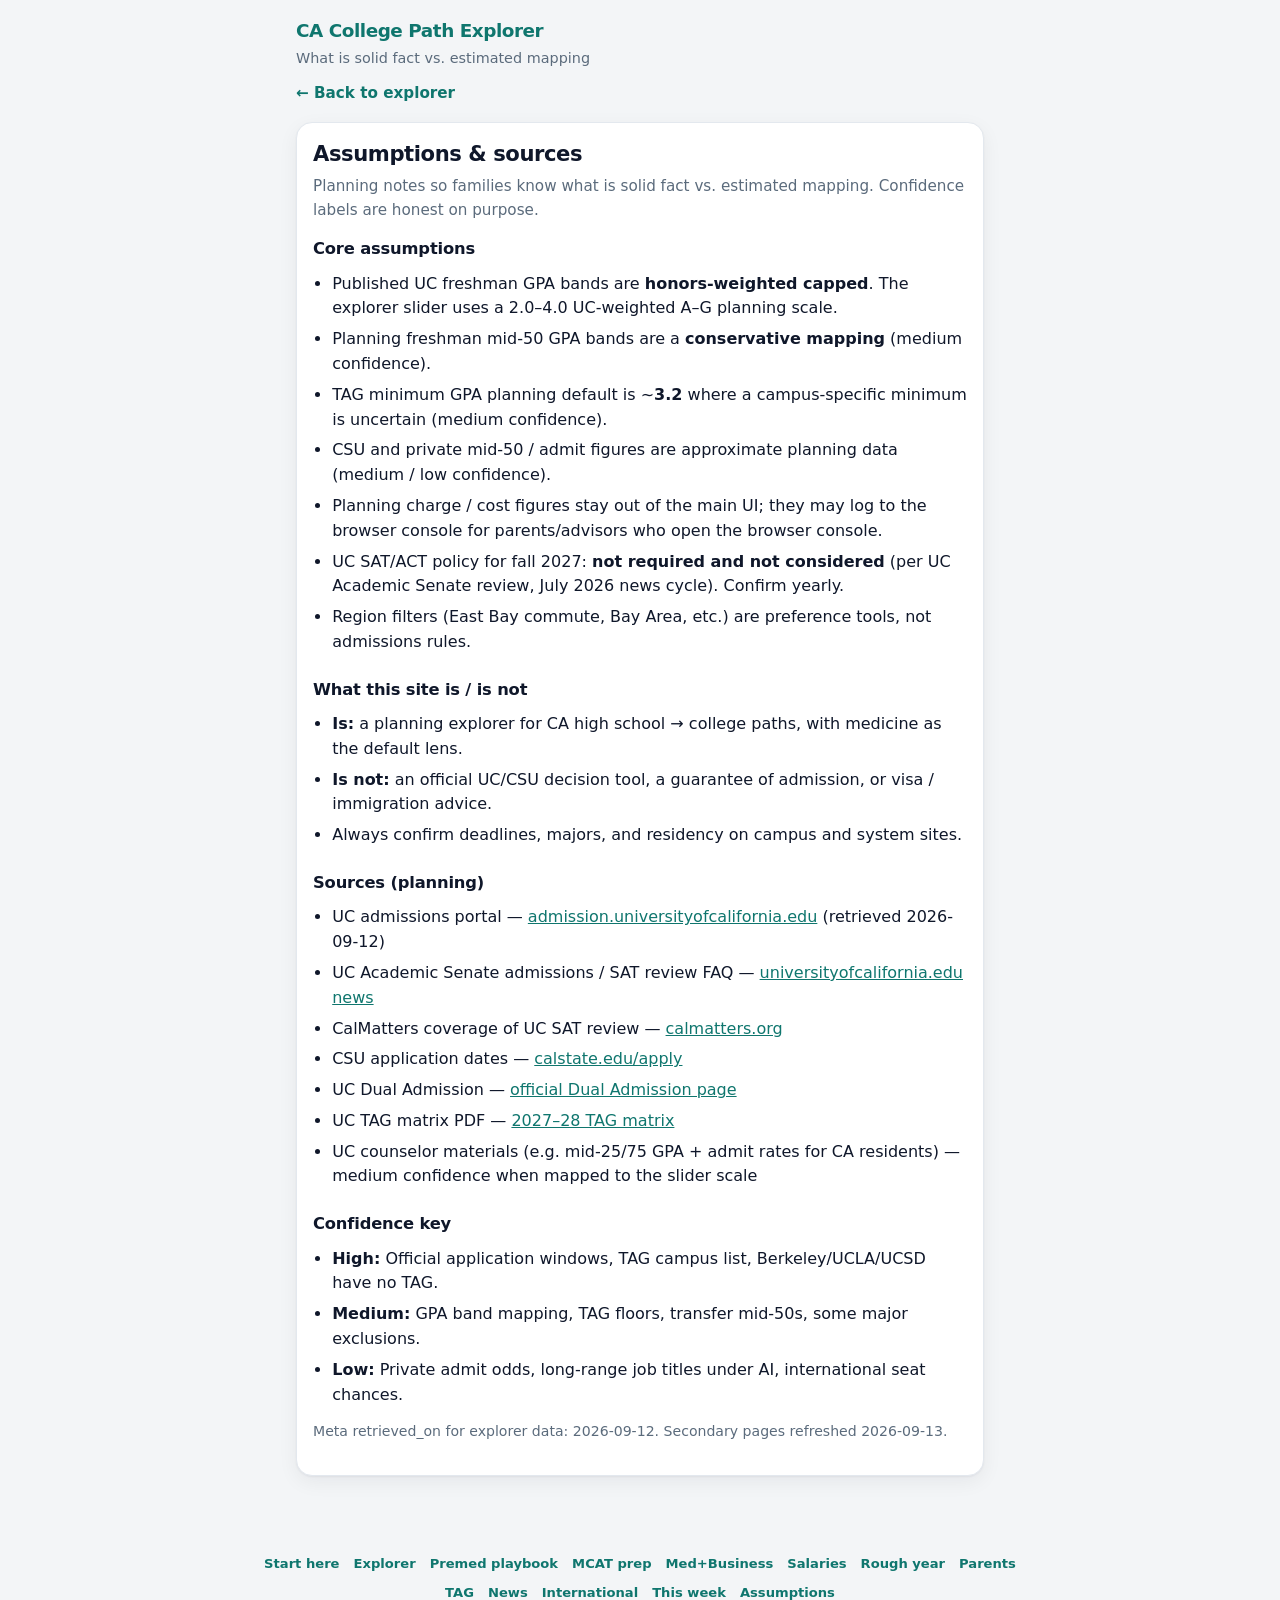
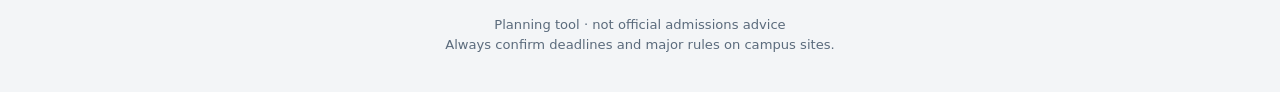
<file: assumptions.html>
<!DOCTYPE html>
<html lang="en">
<head>
<meta charset="UTF-8">
<meta name="viewport" content="width=device-width, initial-scale=1, viewport-fit=cover">
<meta name="theme-color" content="#0f766e">
<title>Assumptions & sources · CA College Path</title>
<style>

:root {
  --bg:#f3f5f7; --surface:#fff; --ink:#0f172a; --muted:#5b6b7c;
  --line:#e3e8ee; --line-strong:#c9d3dc;
  --accent:#0f766e; --accent-ink:#fff; --accent-soft:#e6f5f3; --accent-mid:#14b8a6;
  --banner:#fffbeb; --banner-line:#fcd34d;
  --radius:16px; --radius-sm:12px; --radius-pill:999px;
  --shadow:0 1px 2px rgba(15,23,42,.05),0 6px 20px rgba(15,23,42,.06);
  --tap:44px;
  --font:system-ui,-apple-system,BlinkMacSystemFont,"Segoe UI",Roboto,"Helvetica Neue",Arial,sans-serif;
  --space:16px; --wrap:720px;
}
*,*::before,*::after{box-sizing:border-box}
html{-webkit-text-size-adjust:100%;scroll-behavior:smooth}
body{margin:0;font-family:var(--font);font-size:16px;line-height:1.55;color:var(--ink);background:var(--bg);min-height:100dvh;-webkit-font-smoothing:antialiased}
a{color:var(--accent)}
a:focus-visible,button:focus-visible{outline:3px solid var(--accent-mid);outline-offset:2px}
.wrap{max-width:var(--wrap);margin:0 auto;padding:12px var(--space) 40px}
.hero{padding:8px 0 4px}
.hero .brand{font-weight:750;font-size:1.15rem;letter-spacing:-.025em;color:var(--accent);line-height:1.2;margin:0}
.hero .brand a{color:inherit;text-decoration:none}
.hero .pitch{margin:6px 0 0;color:var(--muted);font-size:.9rem;line-height:1.4}
.back-link{display:inline-flex;align-items:center;gap:6px;margin:10px 0 2px;font-weight:650;font-size:.95rem;text-decoration:none}
.panel{background:var(--surface);border:1px solid var(--line);border-radius:var(--radius);padding:18px 16px;margin:14px 0;box-shadow:var(--shadow)}
.panel h1{margin:0 0 8px;font-size:1.32rem;letter-spacing:-.02em;line-height:1.25}
.panel h2{margin:22px 0 10px;font-size:1.02rem;letter-spacing:-.01em}
.panel h2:first-of-type{margin-top:14px}
.lead{color:var(--muted);margin:0 0 8px;font-size:.95rem}
.note{background:var(--banner);border:1px solid var(--banner-line);border-radius:var(--radius-sm);padding:12px 14px;margin:14px 0;font-size:.92rem}
ul,ol{padding-left:1.2em;margin:8px 0 12px}
li{margin:6px 0}
.pill-row{display:flex;flex-wrap:wrap;gap:6px;margin:10px 0}
.pill{background:var(--accent-soft);color:var(--accent);font-size:.74rem;font-weight:650;padding:4px 10px;border-radius:var(--radius-pill)}
.campuses{display:grid;gap:8px;margin:12px 0}
.campus{border:1px solid var(--line);border-radius:var(--radius-sm);padding:12px 14px;background:#fafbfc}
.campus b{color:var(--accent)}
.checklist label{display:flex;gap:12px;align-items:flex-start;min-height:var(--tap);padding:10px 0;border-bottom:1px solid var(--line);cursor:pointer}
.checklist input{width:20px;height:20px;margin-top:2px;accent-color:var(--accent);flex-shrink:0}
.link-cards{display:grid;gap:10px;margin:12px 0}
.link-card{display:block;border:1px solid var(--line);border-radius:var(--radius-sm);padding:14px;text-decoration:none;color:inherit;background:#fafbfc}
.link-card:hover{border-color:var(--accent);background:var(--accent-soft)}
.link-card .title{font-weight:700;color:var(--accent);margin:0 0 4px}
.link-card .desc{margin:0;font-size:.88rem;color:var(--muted)}
.btn-row{display:flex;flex-wrap:wrap;gap:8px;margin:12px 0}
.btn{display:inline-flex;align-items:center;justify-content:center;min-height:var(--tap);padding:10px 16px;border-radius:var(--radius-sm);background:var(--accent);color:#fff!important;font-weight:650;text-decoration:none;border:none}
.btn.ghost{background:var(--surface);color:var(--ink)!important;border:1.5px solid var(--line-strong)}
.btn.ghost:hover{border-color:var(--accent);color:var(--accent)!important}
.muted{color:var(--muted);font-size:.88rem}
.site-footer{text-align:center;color:var(--muted);font-size:.82rem;padding:24px 16px 36px;line-height:1.55;max-width:var(--wrap);margin:0 auto}
.site-footer nav{display:flex;flex-wrap:wrap;gap:8px 14px;justify-content:center;margin-bottom:12px}
.site-footer nav a{color:var(--accent);font-weight:650;text-decoration:none}
.site-footer nav a:hover{text-decoration:underline}
.kbd-hint{font-size:.78rem;color:var(--muted);margin:8px 0 0}
@media (max-width:390px){.wrap{padding-left:12px;padding-right:12px}}

</style>
</head>
<body>
<main class="wrap">
  <header class="hero">
    <h1 class="brand"><a href="index.html">CA College Path Explorer</a></h1>
    <p class="pitch">What is solid fact vs. estimated mapping</p>
  </header>
  <a class="back-link" href="index.html">← Back to explorer</a>
  <article class="panel">
    <h1>Assumptions &amp; sources</h1>
    <p class="lead">Planning notes so families know what is solid fact vs. estimated mapping. Confidence labels are honest on purpose.</p>
    <h2>Core assumptions</h2>
    <ul>
      <li>Published UC freshman GPA bands are <b>honors-weighted capped</b>. The explorer slider uses a 2.0–4.0 UC-weighted A–G planning scale.</li>
      <li>Planning freshman mid-50 GPA bands are a <b>conservative mapping</b> (medium confidence).</li>
      <li>TAG minimum GPA planning default is ~<b>3.2</b> where a campus-specific minimum is uncertain (medium confidence).</li>
      <li>CSU and private mid-50 / admit figures are approximate planning data (medium / low confidence).</li>
      <li>Planning charge / cost figures stay out of the main UI; they may log to the browser console for parents/advisors who open the browser console.</li>
      <li>UC SAT/ACT policy for fall 2027: <b>not required and not considered</b> (per UC Academic Senate review, July 2026 news cycle). Confirm yearly.</li>
      <li>Region filters (East Bay commute, Bay Area, etc.) are preference tools, not admissions rules.</li>
    </ul>
    <h2>What this site is / is not</h2>
    <ul>
      <li><b>Is:</b> a planning explorer for CA high school → college paths, with medicine as the default lens.</li>
      <li><b>Is not:</b> an official UC/CSU decision tool, a guarantee of admission, or visa / immigration advice.</li>
      <li>Always confirm deadlines, majors, and residency on campus and system sites.</li>
    </ul>
    <h2>Sources (planning)</h2>
    <ul>
      <li>UC admissions portal — <a href="https://admission.universityofcalifornia.edu/" rel="noopener" target="_blank">admission.universityofcalifornia.edu</a> (retrieved 2026-09-12)</li>
      <li>UC Academic Senate admissions / SAT review FAQ — <a href="https://www.universityofcalifornia.edu/news/press-releases-and-statements/academic-senate-review-admissions" rel="noopener" target="_blank">universityofcalifornia.edu news</a></li>
      <li>CalMatters coverage of UC SAT review — <a href="https://calmatters.org/education/higher-education/2026/07/uc-sat-california/" rel="noopener" target="_blank">calmatters.org</a></li>
      <li>CSU application dates — <a href="https://www.calstate.edu/apply/pages/application-dates-deadlines.aspx" rel="noopener" target="_blank">calstate.edu/apply</a></li>
      <li>UC Dual Admission — <a href="https://admission.universityofcalifornia.edu/admission-requirements/transfer-requirements/uc-transfer-programs/dual-admission.html" rel="noopener" target="_blank">official Dual Admission page</a></li>
      <li>UC TAG matrix PDF — <a href="https://admission.universityofcalifornia.edu/_assets/files/transfer-requirements/updated_202728-tag-matrix_ada.pdf" rel="noopener" target="_blank">2027–28 TAG matrix</a></li>
      <li>UC counselor materials (e.g. mid-25/75 GPA + admit rates for CA residents) — medium confidence when mapped to the slider scale</li>
    </ul>
    <h2>Confidence key</h2>
    <ul>
      <li><b>High:</b> Official application windows, TAG campus list, Berkeley/UCLA/UCSD have no TAG.</li>
      <li><b>Medium:</b> GPA band mapping, TAG floors, transfer mid-50s, some major exclusions.</li>
      <li><b>Low:</b> Private admit odds, long-range job titles under AI, international seat chances.</li>
    </ul>
    <p class="muted">Meta retrieved_on for explorer data: 2026-09-12. Secondary pages refreshed 2026-09-13.</p>
  </article>
</main>
<footer class="site-footer">
  <nav aria-label="More pages">
    <a href="index.html">Explorer</a>
    <a href="premed-playbook.html">Premed playbook</a>
    <a href="mcat-prep.html">MCAT prep</a>
    <a href="med-business-playbook.html">Med+Business</a>
    <a href="parents.html">Parents</a>
    <a href="tag.html">TAG</a>
    <a href="news.html">News</a>
    <a href="international.html">International</a>
    <a href="this-week.html">This week</a>
    <a href="assumptions.html">Assumptions</a>
  </nav>
  <div>Planning tool · not official admissions advice<br>
  Always confirm deadlines and major rules on campus sites.</div>
</footer>
<script src="footer.js"></script>
</body>
</html>
</file>
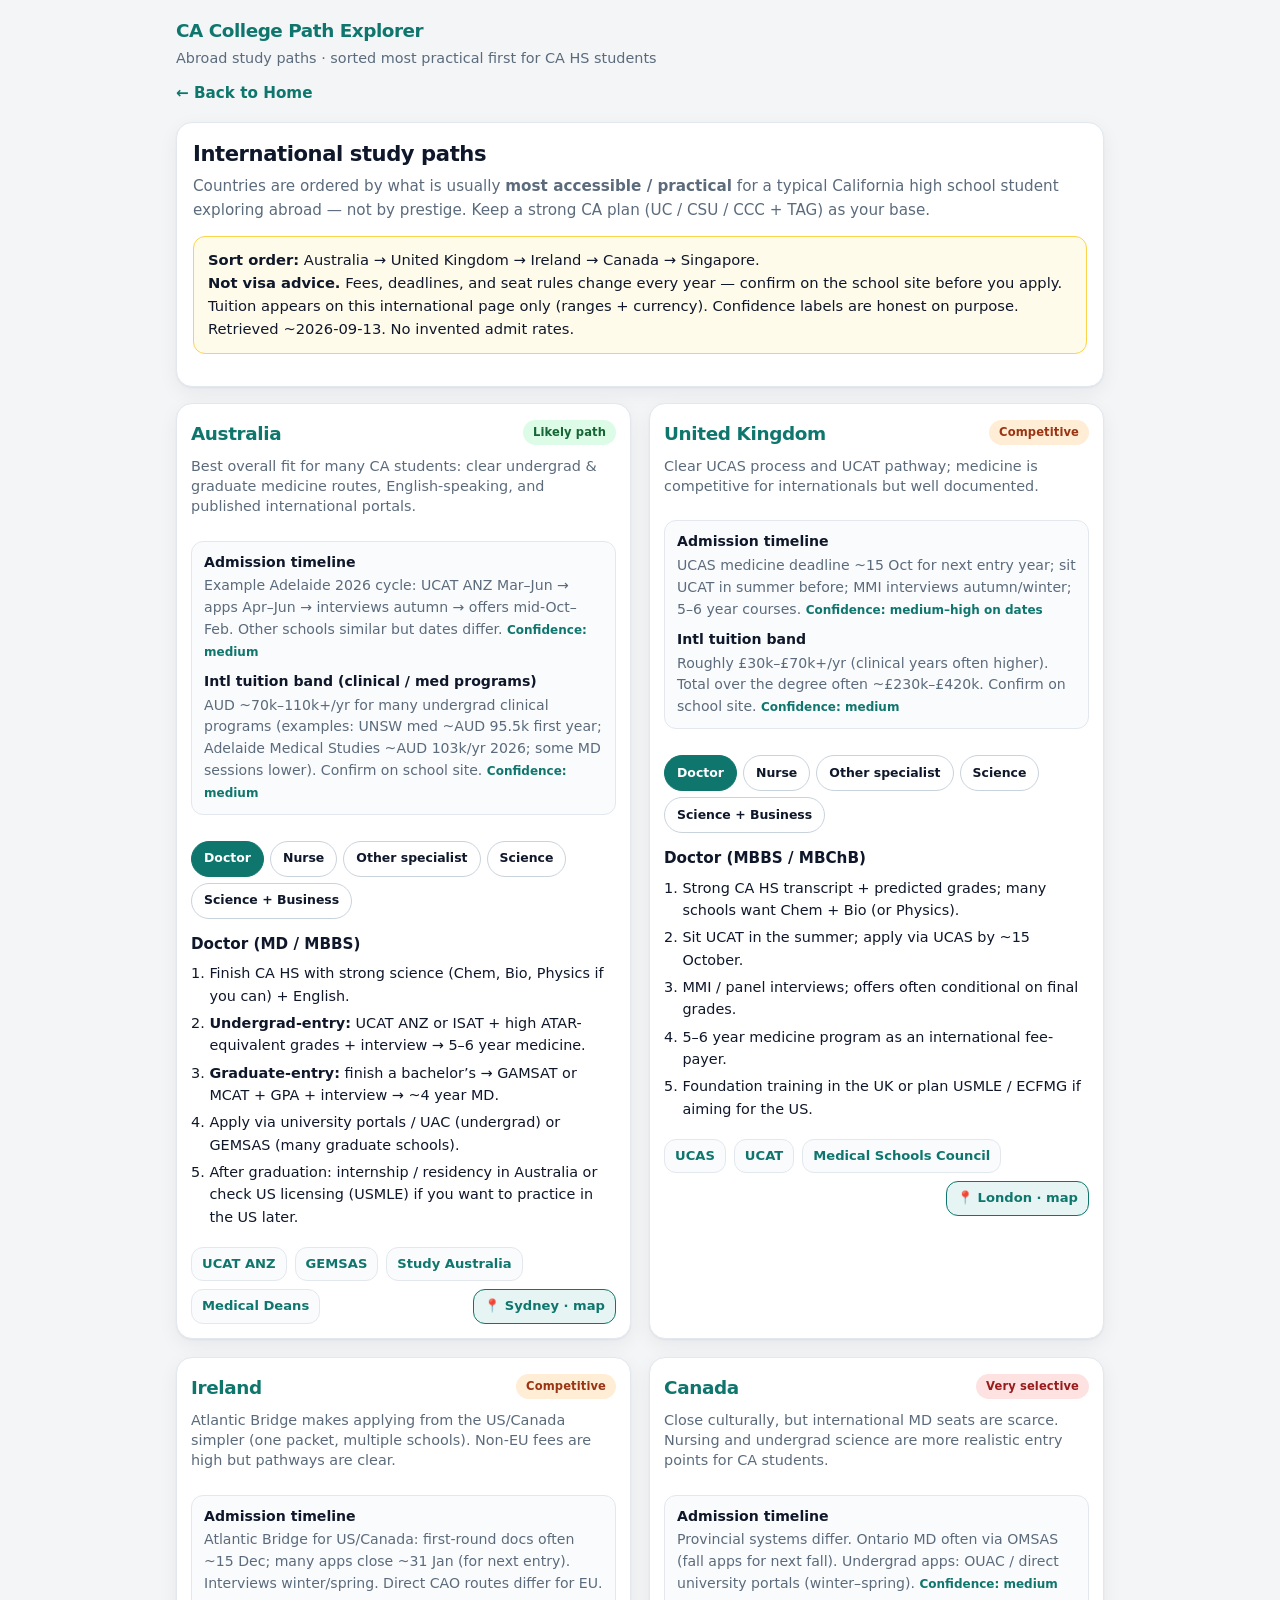
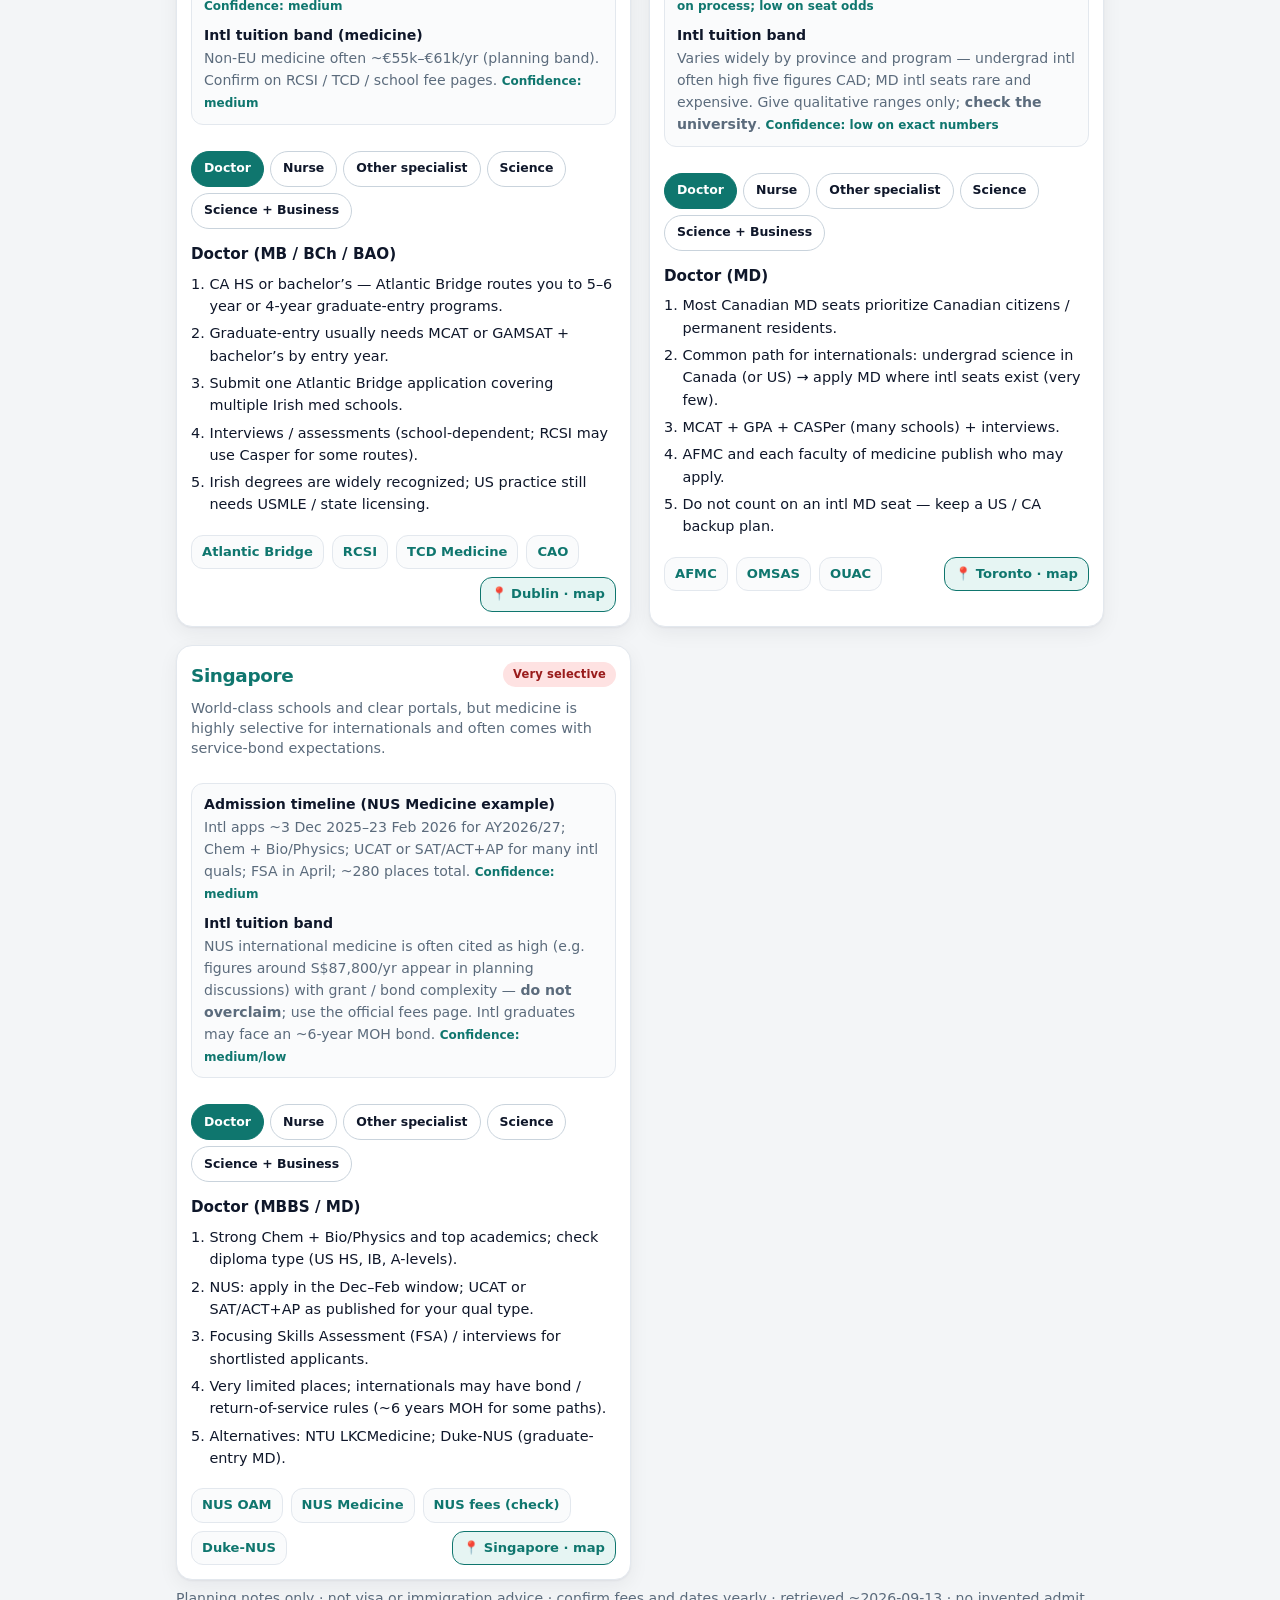
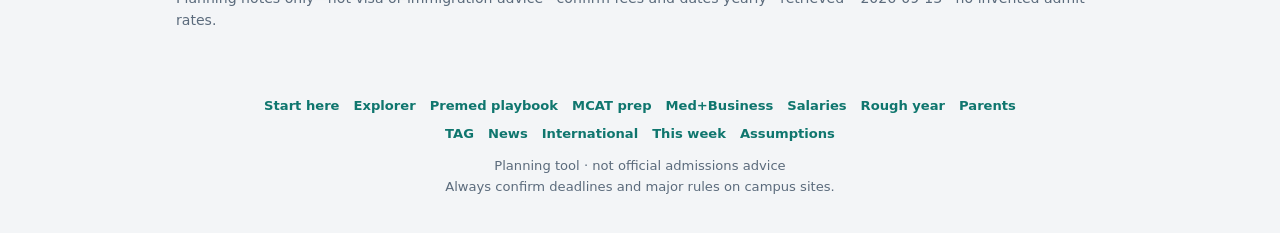
<file: international.html>
<!DOCTYPE html>
<html lang="en">
<head>
<meta charset="UTF-8">
<meta name="viewport" content="width=device-width, initial-scale=1, viewport-fit=cover">
<meta name="theme-color" content="#0f766e">
<title>International paths · CA College Path</title>
<style>

:root {
  --bg:#f3f5f7; --surface:#fff; --ink:#0f172a; --muted:#5b6b7c;
  --line:#e3e8ee; --line-strong:#c9d3dc;
  --accent:#0f766e; --accent-ink:#fff; --accent-soft:#e6f5f3; --accent-mid:#14b8a6;
  --banner:#fffbeb; --banner-line:#fcd34d;
  --likely:#dcfce7; --likely-ink:#166534;
  --comp:#ffedd5; --comp-ink:#9a3412;
  --selective:#fee2e2; --selective-ink:#991b1b;
  --radius:16px; --radius-sm:12px; --radius-pill:999px;
  --shadow:0 1px 2px rgba(15,23,42,.05),0 6px 20px rgba(15,23,42,.06);
  --tap:44px;
  --font:system-ui,-apple-system,BlinkMacSystemFont,"Segoe UI",Roboto,"Helvetica Neue",Arial,sans-serif;
  --space:16px; --wrap:960px;
}
*,*::before,*::after{box-sizing:border-box}
html{-webkit-text-size-adjust:100%;scroll-behavior:smooth}
body{margin:0;font-family:var(--font);font-size:16px;line-height:1.55;color:var(--ink);background:var(--bg);min-height:100dvh;-webkit-font-smoothing:antialiased}
a{color:var(--accent)}
a:focus-visible,button:focus-visible{outline:3px solid var(--accent-mid);outline-offset:2px}
.wrap{max-width:var(--wrap);margin:0 auto;padding:12px var(--space) 40px}
.hero{padding:8px 0 4px}
.hero .brand{font-weight:750;font-size:1.15rem;letter-spacing:-.025em;color:var(--accent);line-height:1.2;margin:0}
.hero .brand a{color:inherit;text-decoration:none}
.hero .pitch{margin:6px 0 0;color:var(--muted);font-size:.9rem;line-height:1.4}
.back-link{display:inline-flex;align-items:center;gap:6px;margin:10px 0 2px;font-weight:650;font-size:.95rem;text-decoration:none}
.panel{background:var(--surface);border:1px solid var(--line);border-radius:var(--radius);padding:18px 16px;margin:14px 0;box-shadow:var(--shadow)}
.panel h1{margin:0 0 8px;font-size:1.32rem;letter-spacing:-.02em;line-height:1.25}
.lead{color:var(--muted);margin:0 0 8px;font-size:.95rem}
.note{background:var(--banner);border:1px solid var(--banner-line);border-radius:var(--radius-sm);padding:12px 14px;margin:14px 0;font-size:.92rem}
.muted{color:var(--muted);font-size:.88rem}
.small{font-size:.82rem;color:var(--muted)}

.country-grid{
  display:grid;
  grid-template-columns:1fr;
  gap:16px;
  margin:16px 0 8px;
}
@media (min-width:800px){
  .country-grid{grid-template-columns:1fr 1fr;gap:18px}
}

.card{
  background:var(--surface);
  border:1px solid var(--line);
  border-radius:var(--radius);
  padding:16px 14px 14px;
  box-shadow:var(--shadow);
  display:flex;
  flex-direction:column;
  gap:10px;
  min-width:0;
}
.card-head{display:flex;flex-wrap:wrap;align-items:flex-start;justify-content:space-between;gap:8px}
.card-head h2{margin:0;font-size:1.15rem;letter-spacing:-.02em;color:var(--accent)}
.fit{margin:0;font-size:.9rem;color:var(--muted);line-height:1.4;flex:1 1 100%}
.badge{
  display:inline-flex;align-items:center;
  font-size:.72rem;font-weight:700;letter-spacing:.01em;
  padding:4px 10px;border-radius:var(--radius-pill);white-space:nowrap;
}
.badge.likely{background:var(--likely);color:var(--likely-ink)}
.badge.competitive{background:var(--comp);color:var(--comp-ink)}
.badge.selective{background:var(--selective);color:var(--selective-ink)}

.meta-box{
  background:#fafbfc;border:1px solid var(--line);
  border-radius:var(--radius-sm);padding:10px 12px;font-size:.88rem;
}
.meta-box dt{font-weight:700;color:var(--ink);margin:0 0 2px}
.meta-box dd{margin:0 0 8px;color:var(--muted)}
.meta-box dd:last-child{margin-bottom:0}
.conf{font-size:.75rem;font-weight:650;color:var(--accent)}

.chips{
  display:flex;flex-wrap:wrap;gap:6px;margin:2px 0 0;
}
.chip{
  appearance:none;border:1.5px solid var(--line-strong);background:#fff;
  color:var(--ink);font:inherit;font-size:.78rem;font-weight:650;
  padding:7px 12px;border-radius:var(--radius-pill);cursor:pointer;
  min-height:36px;line-height:1.2;
}
.chip[aria-pressed="true"]{
  background:var(--accent);color:#fff;border-color:var(--accent);
}
.chip:hover{border-color:var(--accent)}

.track-panel{display:none;margin:4px 0 0}
.track-panel.active{display:block}
.track-panel h3{margin:0 0 6px;font-size:.95rem}
.track-panel ol,.track-panel ul{margin:0 0 4px;padding-left:1.15em}
.track-panel li{margin:5px 0;font-size:.9rem}

.links{display:flex;flex-wrap:wrap;gap:8px;margin-top:4px}
.links a{
  display:inline-flex;align-items:center;gap:4px;
  font-size:.82rem;font-weight:650;text-decoration:none;
  padding:6px 10px;border-radius:var(--radius-sm);
  border:1px solid var(--line);background:#fafbfc;color:var(--accent);
}
.links a:hover{border-color:var(--accent);background:var(--accent-soft)}
.map-pin{margin-left:auto}
.map-pin a{
  background:var(--accent-soft);border-color:var(--accent);
}

.site-footer{text-align:center;color:var(--muted);font-size:.82rem;padding:24px 16px 36px;line-height:1.55;max-width:var(--wrap);margin:0 auto}
.site-footer nav{display:flex;flex-wrap:wrap;gap:8px 14px;justify-content:center;margin-bottom:12px}
.site-footer nav a{color:var(--accent);font-weight:650;text-decoration:none}
.site-footer nav a:hover{text-decoration:underline}
@media (max-width:390px){.wrap{padding-left:12px;padding-right:12px}}

</style>
</head>
<body>
<main class="wrap">
  <header class="hero">
    <h1 class="brand"><a href="index.html">CA College Path Explorer</a></h1>
    <p class="pitch">Abroad study paths · sorted most practical first for CA HS students</p>
  </header>
  <a class="back-link" href="index.html">← Back to Home</a>

  <article class="panel">
    <h1>International study paths</h1>
    <p class="lead">Countries are ordered by what is usually <b>most accessible / practical</b> for a typical California high school student exploring abroad — not by prestige. Keep a strong CA plan (UC / CSU / CCC + TAG) as your base.</p>
    <div class="note">
      <strong>Sort order:</strong> Australia → United Kingdom → Ireland → Canada → Singapore.<br>
      <strong>Not visa advice.</strong> Fees, deadlines, and seat rules change every year — confirm on the school site before you apply.
      Tuition appears on this international page only (ranges + currency). Confidence labels are honest on purpose. Retrieved ~2026-09-13. No invented admit rates.
    </div>
  </article>

  <div class="country-grid" id="countryGrid">

    <!-- 1. Australia -->
    <section class="card" data-country="australia" aria-labelledby="au-title">
      <div class="card-head">
        <h2 id="au-title">Australia</h2>
        <span class="badge likely">Likely path</span>
        <p class="fit">Best overall fit for many CA students: clear undergrad &amp; graduate medicine routes, English-speaking, and published international portals.</p>
      </div>
      <dl class="meta-box">
        <dt>Admission timeline</dt>
        <dd>Example Adelaide 2026 cycle: UCAT ANZ Mar–Jun → apps Apr–Jun → interviews autumn → offers mid-Oct–Feb. Other schools similar but dates differ. <span class="conf">Confidence: medium</span></dd>
        <dt>Intl tuition band (clinical / med programs)</dt>
        <dd>AUD ~70k–110k+/yr for many undergrad clinical programs (examples: UNSW med ~AUD 95.5k first year; Adelaide Medical Studies ~AUD 103k/yr 2026; some MD sessions lower). Confirm on school site. <span class="conf">Confidence: medium</span></dd>
      </dl>
      <div class="chips" role="tablist" aria-label="Australia career tracks">
        <button type="button" class="chip" role="tab" aria-pressed="true" data-track="doctor">Doctor</button>
        <button type="button" class="chip" role="tab" aria-pressed="false" data-track="nurse">Nurse</button>
        <button type="button" class="chip" role="tab" aria-pressed="false" data-track="specialist">Other specialist</button>
        <button type="button" class="chip" role="tab" aria-pressed="false" data-track="science">Science</button>
        <button type="button" class="chip" role="tab" aria-pressed="false" data-track="sci-biz">Science + Business</button>
      </div>
      <div class="track-panel active" data-panel="doctor">
        <h3>Doctor (MD / MBBS)</h3>
        <ol>
          <li>Finish CA HS with strong science (Chem, Bio, Physics if you can) + English.</li>
          <li><b>Undergrad-entry:</b> UCAT ANZ or ISAT + high ATAR-equivalent grades + interview → 5–6 year medicine.</li>
          <li><b>Graduate-entry:</b> finish a bachelor’s → GAMSAT or MCAT + GPA + interview → ~4 year MD.</li>
          <li>Apply via university portals / UAC (undergrad) or GEMSAS (many graduate schools).</li>
          <li>After graduation: internship / residency in Australia or check US licensing (USMLE) if you want to practice in the US later.</li>
        </ol>
      </div>
      <div class="track-panel" data-panel="nurse">
        <h3>Nurse</h3>
        <ol>
          <li>CA HS → apply to Bachelor of Nursing (often 3 years) at an Australian university.</li>
          <li>Meet English + academic thresholds; some schools want science subjects.</li>
          <li>Complete clinical placements during the degree.</li>
          <li>Register with AHPRA (nursing board) to work in Australia.</li>
          <li>If returning to the US: research state board / NCLEX pathways separately.</li>
        </ol>
      </div>
      <div class="track-panel" data-panel="specialist">
        <h3>Other specialist (allied health)</h3>
        <ol>
          <li>Australia has strong allied-health degrees (physiotherapy, occupational therapy, paramedicine) — closer to “PA-like” clinical roles than a US PA program.</li>
          <li>HS → 3–4 year bachelor in the allied field (check English + science prereqs).</li>
          <li>Clinical placements are built into the degree.</li>
          <li>Register with the relevant Australian board to practice locally.</li>
          <li>US practice later needs a separate credential check — not automatic.</li>
        </ol>
      </div>
      <div class="track-panel" data-panel="science">
        <h3>Science</h3>
        <ol>
          <li>HS → Bachelor of Science / Biomedical Science (typically 3 years).</li>
          <li>Use UAC or direct university international applications.</li>
          <li>Optional Honours year for research depth.</li>
          <li>Can feed into graduate medicine (GAMSAT/MCAT) or research careers.</li>
          <li>Confirm lab / English requirements on each school site.</li>
        </ol>
      </div>
      <div class="track-panel" data-panel="sci-biz">
        <h3>Science + Business</h3>
        <ol>
          <li>Look for combined BSc / Bachelor of Commerce or dual degrees (often 4 years).</li>
          <li>Keep science electives if you might switch to med or health later.</li>
          <li>Internships via university career services.</li>
          <li>Graduate work in biotech, consulting, or health admin — or pivot to GAMSAT route.</li>
          <li>Confirm international fees per faculty (business vs science can differ).</li>
        </ol>
      </div>
      <div class="links">
        <a href="https://ucat.edu.au/" rel="noopener noreferrer" target="_blank">UCAT ANZ</a>
        <a href="https://gemsas.edu.au/" rel="noopener noreferrer" target="_blank">GEMSAS</a>
        <a href="https://www.studyaustralia.gov.au/" rel="noopener noreferrer" target="_blank">Study Australia</a>
        <a href="https://medicaldeans.org.au/" rel="noopener noreferrer" target="_blank">Medical Deans</a>
        <span class="map-pin"><a href="https://www.google.com/maps/search/?api=1&amp;query=University+of+Sydney+Camperdown" rel="noopener noreferrer" target="_blank">📍 Sydney · map</a></span>
      </div>
    </section>

    <!-- 2. United Kingdom -->
    <section class="card" data-country="uk" aria-labelledby="uk-title">
      <div class="card-head">
        <h2 id="uk-title">United Kingdom</h2>
        <span class="badge competitive">Competitive</span>
        <p class="fit">Clear UCAS process and UCAT pathway; medicine is competitive for internationals but well documented.</p>
      </div>
      <dl class="meta-box">
        <dt>Admission timeline</dt>
        <dd>UCAS medicine deadline ~15 Oct for next entry year; sit UCAT in summer before; MMI interviews autumn/winter; 5–6 year courses. <span class="conf">Confidence: medium–high on dates</span></dd>
        <dt>Intl tuition band</dt>
        <dd>Roughly £30k–£70k+/yr (clinical years often higher). Total over the degree often ~£230k–£420k. Confirm on school site. <span class="conf">Confidence: medium</span></dd>
      </dl>
      <div class="chips" role="tablist" aria-label="UK career tracks">
        <button type="button" class="chip" role="tab" aria-pressed="true" data-track="doctor">Doctor</button>
        <button type="button" class="chip" role="tab" aria-pressed="false" data-track="nurse">Nurse</button>
        <button type="button" class="chip" role="tab" aria-pressed="false" data-track="specialist">Other specialist</button>
        <button type="button" class="chip" role="tab" aria-pressed="false" data-track="science">Science</button>
        <button type="button" class="chip" role="tab" aria-pressed="false" data-track="sci-biz">Science + Business</button>
      </div>
      <div class="track-panel active" data-panel="doctor">
        <h3>Doctor (MBBS / MBChB)</h3>
        <ol>
          <li>Strong CA HS transcript + predicted grades; many schools want Chem + Bio (or Physics).</li>
          <li>Sit UCAT in the summer; apply via UCAS by ~15 October.</li>
          <li>MMI / panel interviews; offers often conditional on final grades.</li>
          <li>5–6 year medicine program as an international fee-payer.</li>
          <li>Foundation training in the UK or plan USMLE / ECFMG if aiming for the US.</li>
        </ol>
      </div>
      <div class="track-panel" data-panel="nurse">
        <h3>Nurse</h3>
        <ol>
          <li>UCAS apply to BSc Nursing (adult, child, mental health, etc.).</li>
          <li>Meet English + GCSE/A-level equivalents; some interviews.</li>
          <li>Degree includes NHS clinical placements (~3 years).</li>
          <li>Register with the NMC to work in the UK.</li>
          <li>US return path = separate state-board research.</li>
        </ol>
      </div>
      <div class="track-panel" data-panel="specialist">
        <h3>Other specialist (PA-like / allied)</h3>
        <ol>
          <li>UK has Physician Associate (postgrad) plus physio, OT, and paramedic degrees.</li>
          <li>HS → relevant bachelor, or science bachelor → PA MSc where offered.</li>
          <li>Clinical hours are required; check GMC / HCPC registration routes.</li>
          <li>PA roles are not identical to US PAs — read role scope carefully.</li>
          <li>Confirm each university’s international entry rules.</li>
        </ol>
      </div>
      <div class="track-panel" data-panel="science">
        <h3>Science</h3>
        <ol>
          <li>UCAS → BSc Biology, Biomedical Science, Chemistry, etc. (usually 3 years; Scotland often 4).</li>
          <li>No single medicine test unless you later apply to graduate medicine.</li>
          <li>Optional integrated master’s (MSci) at some schools.</li>
          <li>Can lead to UK graduate-entry medicine or research / industry jobs.</li>
          <li>Check visa &amp; CAS letter steps with the university international office.</li>
        </ol>
      </div>
      <div class="track-panel" data-panel="sci-biz">
        <h3>Science + Business</h3>
        <ol>
          <li>Joint honours or “with Management” degrees via UCAS.</li>
          <li>Keep STEM modules if med or biotech is still a backup.</li>
          <li>Sandwich year / placement options at many unis.</li>
          <li>Graduate into consulting, biotech ops, or further study.</li>
          <li>Fees vary by faculty — confirm both science and business rates.</li>
        </ol>
      </div>
      <div class="links">
        <a href="https://www.ucas.com/" rel="noopener noreferrer" target="_blank">UCAS</a>
        <a href="https://www.ucat.ac.uk/" rel="noopener noreferrer" target="_blank">UCAT</a>
        <a href="https://www.medschools.ac.uk/" rel="noopener noreferrer" target="_blank">Medical Schools Council</a>
        <span class="map-pin"><a href="https://www.google.com/maps/search/?api=1&amp;query=University+College+London" rel="noopener noreferrer" target="_blank">📍 London · map</a></span>
      </div>
    </section>

    <!-- 3. Ireland -->
    <section class="card" data-country="ireland" aria-labelledby="ie-title">
      <div class="card-head">
        <h2 id="ie-title">Ireland</h2>
        <span class="badge competitive">Competitive</span>
        <p class="fit">Atlantic Bridge makes applying from the US/Canada simpler (one packet, multiple schools). Non-EU fees are high but pathways are clear.</p>
      </div>
      <dl class="meta-box">
        <dt>Admission timeline</dt>
        <dd>Atlantic Bridge for US/Canada: first-round docs often ~15 Dec; many apps close ~31 Jan (for next entry). Interviews winter/spring. Direct CAO routes differ for EU. <span class="conf">Confidence: medium</span></dd>
        <dt>Intl tuition band (medicine)</dt>
        <dd>Non-EU medicine often ~€55k–€61k/yr (planning band). Confirm on RCSI / TCD / school fee pages. <span class="conf">Confidence: medium</span></dd>
      </dl>
      <div class="chips" role="tablist" aria-label="Ireland career tracks">
        <button type="button" class="chip" role="tab" aria-pressed="true" data-track="doctor">Doctor</button>
        <button type="button" class="chip" role="tab" aria-pressed="false" data-track="nurse">Nurse</button>
        <button type="button" class="chip" role="tab" aria-pressed="false" data-track="specialist">Other specialist</button>
        <button type="button" class="chip" role="tab" aria-pressed="false" data-track="science">Science</button>
        <button type="button" class="chip" role="tab" aria-pressed="false" data-track="sci-biz">Science + Business</button>
      </div>
      <div class="track-panel active" data-panel="doctor">
        <h3>Doctor (MB / BCh / BAO)</h3>
        <ol>
          <li>CA HS or bachelor’s — Atlantic Bridge routes you to 5–6 year or 4-year graduate-entry programs.</li>
          <li>Graduate-entry usually needs MCAT or GAMSAT + bachelor’s by entry year.</li>
          <li>Submit one Atlantic Bridge application covering multiple Irish med schools.</li>
          <li>Interviews / assessments (school-dependent; RCSI may use Casper for some routes).</li>
          <li>Irish degrees are widely recognized; US practice still needs USMLE / state licensing.</li>
        </ol>
      </div>
      <div class="track-panel" data-panel="nurse">
        <h3>Nurse</h3>
        <ol>
          <li>Apply to BSc Nursing via CAO (EU rules) or university international admissions (non-EU).</li>
          <li>Clinical placements with Irish hospitals during the degree.</li>
          <li>Register with NMBI to practice in Ireland.</li>
          <li>Fees and seats for non-EU nursing vary — check each school.</li>
          <li>US return = separate board process.</li>
        </ol>
      </div>
      <div class="track-panel" data-panel="specialist">
        <h3>Other specialist (allied health)</h3>
        <ol>
          <li>Physiotherapy, pharmacy, and related programs are available via Atlantic Bridge or direct uni apps.</li>
          <li>HS or undergrad → 3–4 year professional bachelor (or longer for pharmacy).</li>
          <li>Clinical placements required.</li>
          <li>Register with the Irish professional body for local practice.</li>
          <li>Confirm non-EU fee bands on the official faculty page.</li>
        </ol>
      </div>
      <div class="track-panel" data-panel="science">
        <h3>Science</h3>
        <ol>
          <li>CAO or direct international apply to science / biomedical degrees at TCD, UCD, etc.</li>
          <li>Typically 3–4 years; strong lab focus.</li>
          <li>Can feed graduate-entry medicine later.</li>
          <li>Research opportunities via summer programs.</li>
          <li>Confirm English proof and leaving-cert equivalents.</li>
        </ol>
      </div>
      <div class="track-panel" data-panel="sci-biz">
        <h3>Science + Business</h3>
        <ol>
          <li>Look for joint science–business or commerce + STEM modules.</li>
          <li>Dublin universities often publish combined options — read course catalogues.</li>
          <li>Internships in pharma / medtech hubs around Dublin / Cork.</li>
          <li>Keep GPA strong if graduate medicine is a backup.</li>
          <li>Non-EU fees differ by faculty — confirm yearly.</li>
        </ol>
      </div>
      <div class="links">
        <a href="https://www.atlanticbridge.com/medicine/" rel="noopener noreferrer" target="_blank">Atlantic Bridge</a>
        <a href="https://www.rcsi.com/" rel="noopener noreferrer" target="_blank">RCSI</a>
        <a href="https://www.tcd.ie/medicine/" rel="noopener noreferrer" target="_blank">TCD Medicine</a>
        <a href="https://www.cao.ie/" rel="noopener noreferrer" target="_blank">CAO</a>
        <span class="map-pin"><a href="https://www.google.com/maps/search/?api=1&amp;query=Trinity+College+Dublin" rel="noopener noreferrer" target="_blank">📍 Dublin · map</a></span>
      </div>
    </section>

    <!-- 4. Canada -->
    <section class="card" data-country="canada" aria-labelledby="ca-title">
      <div class="card-head">
        <h2 id="ca-title">Canada</h2>
        <span class="badge selective">Very selective</span>
        <p class="fit">Close culturally, but international MD seats are scarce. Nursing and undergrad science are more realistic entry points for CA students.</p>
      </div>
      <dl class="meta-box">
        <dt>Admission timeline</dt>
        <dd>Provincial systems differ. Ontario MD often via OMSAS (fall apps for next fall). Undergrad apps: OUAC / direct university portals (winter–spring). <span class="conf">Confidence: medium on process; low on seat odds</span></dd>
        <dt>Intl tuition band</dt>
        <dd>Varies widely by province and program — undergrad intl often high five figures CAD; MD intl seats rare and expensive. Give qualitative ranges only; <b>check the university</b>. <span class="conf">Confidence: low on exact numbers</span></dd>
      </dl>
      <div class="chips" role="tablist" aria-label="Canada career tracks">
        <button type="button" class="chip" role="tab" aria-pressed="true" data-track="doctor">Doctor</button>
        <button type="button" class="chip" role="tab" aria-pressed="false" data-track="nurse">Nurse</button>
        <button type="button" class="chip" role="tab" aria-pressed="false" data-track="specialist">Other specialist</button>
        <button type="button" class="chip" role="tab" aria-pressed="false" data-track="science">Science</button>
        <button type="button" class="chip" role="tab" aria-pressed="false" data-track="sci-biz">Science + Business</button>
      </div>
      <div class="track-panel active" data-panel="doctor">
        <h3>Doctor (MD)</h3>
        <ol>
          <li>Most Canadian MD seats prioritize Canadian citizens / permanent residents.</li>
          <li>Common path for internationals: undergrad science in Canada (or US) → apply MD where intl seats exist (very few).</li>
          <li>MCAT + GPA + CASPer (many schools) + interviews.</li>
          <li>AFMC and each faculty of medicine publish who may apply.</li>
          <li>Do not count on an intl MD seat — keep a US / CA backup plan.</li>
        </ol>
      </div>
      <div class="track-panel" data-panel="nurse">
        <h3>Nurse</h3>
        <ol>
          <li>More accessible than MD for internationals at many universities.</li>
          <li>HS → Bachelor of Science in Nursing (usually 4 years) via OUAC or direct apply.</li>
          <li>Clinical placements in provincial health systems.</li>
          <li>Register with the provincial nursing college to work.</li>
          <li>Confirm intl tuition and seat limits on each campus site.</li>
        </ol>
      </div>
      <div class="track-panel" data-panel="specialist">
        <h3>Other specialist (PA / allied)</h3>
        <ol>
          <li>Physician Assistant programs exist in Canada but are limited and often resident-focused.</li>
          <li>Physio, OT, and pharmacy are stronger undergrad/grad options at many unis.</li>
          <li>Check residency requirements carefully before applying.</li>
          <li>Clinical hours + provincial licensing after graduation.</li>
          <li>US practice later needs separate credential evaluation.</li>
        </ol>
      </div>
      <div class="track-panel" data-panel="science">
        <h3>Science</h3>
        <ol>
          <li>Strong path: CA HS → Canadian BSc (life sciences, biomed).</li>
          <li>Apply OUAC (Ontario) or provincial / direct portals.</li>
          <li>Use the degree to re-apply for MD (Canada or US) or research / industry.</li>
          <li>Co-op programs add paid work experience.</li>
          <li>Intl undergrad tuition — confirm per university; confidence low without citing a campus.</li>
        </ol>
      </div>
      <div class="track-panel" data-panel="sci-biz">
        <h3>Science + Business</h3>
        <ol>
          <li>Many Canadian unis offer combined science–commerce or management minors.</li>
          <li>Co-op is a big plus for biotech / consulting.</li>
          <li>Keep med prerequisites if MD is still a goal.</li>
          <li>Graduate work in Canada may need a separate work permit path (not covered here).</li>
          <li>Always verify fees on the faculty finance page.</li>
        </ol>
      </div>
      <div class="links">
        <a href="https://www.afmc.ca/" rel="noopener noreferrer" target="_blank">AFMC</a>
        <a href="https://www.ouac.on.ca/omsas/" rel="noopener noreferrer" target="_blank">OMSAS</a>
        <a href="https://www.ouac.on.ca/" rel="noopener noreferrer" target="_blank">OUAC</a>
        <span class="map-pin"><a href="https://www.google.com/maps/search/?api=1&amp;query=University+of+Toronto+St+George" rel="noopener noreferrer" target="_blank">📍 Toronto · map</a></span>
      </div>
    </section>

    <!-- 5. Singapore -->
    <section class="card" data-country="singapore" aria-labelledby="sg-title">
      <div class="card-head">
        <h2 id="sg-title">Singapore</h2>
        <span class="badge selective">Very selective</span>
        <p class="fit">World-class schools and clear portals, but medicine is highly selective for internationals and often comes with service-bond expectations.</p>
      </div>
      <dl class="meta-box">
        <dt>Admission timeline (NUS Medicine example)</dt>
        <dd>Intl apps ~3 Dec 2025–23 Feb 2026 for AY2026/27; Chem + Bio/Physics; UCAT or SAT/ACT+AP for many intl quals; FSA in April; ~280 places total. <span class="conf">Confidence: medium</span></dd>
        <dt>Intl tuition band</dt>
        <dd>NUS international medicine is often cited as high (e.g. figures around S$87,800/yr appear in planning discussions) with grant / bond complexity — <b>do not overclaim</b>; use the official fees page. Intl graduates may face an ~6-year MOH bond. <span class="conf">Confidence: medium/low</span></dd>
      </dl>
      <div class="chips" role="tablist" aria-label="Singapore career tracks">
        <button type="button" class="chip" role="tab" aria-pressed="true" data-track="doctor">Doctor</button>
        <button type="button" class="chip" role="tab" aria-pressed="false" data-track="nurse">Nurse</button>
        <button type="button" class="chip" role="tab" aria-pressed="false" data-track="specialist">Other specialist</button>
        <button type="button" class="chip" role="tab" aria-pressed="false" data-track="science">Science</button>
        <button type="button" class="chip" role="tab" aria-pressed="false" data-track="sci-biz">Science + Business</button>
      </div>
      <div class="track-panel active" data-panel="doctor">
        <h3>Doctor (MBBS / MD)</h3>
        <ol>
          <li>Strong Chem + Bio/Physics and top academics; check diploma type (US HS, IB, A-levels).</li>
          <li>NUS: apply in the Dec–Feb window; UCAT or SAT/ACT+AP as published for your qual type.</li>
          <li>Focusing Skills Assessment (FSA) / interviews for shortlisted applicants.</li>
          <li>Very limited places; internationals may have bond / return-of-service rules (~6 years MOH for some paths).</li>
          <li>Alternatives: NTU LKCMedicine; Duke-NUS (graduate-entry MD).</li>
        </ol>
      </div>
      <div class="track-panel" data-panel="nurse">
        <h3>Nurse</h3>
        <ol>
          <li>Nursing degrees via NUS / SIT / polytechnic pathways — check which accept internationals.</li>
          <li>HS science + English requirements.</li>
          <li>Clinical training in Singapore hospitals.</li>
          <li>Local registration required to practice.</li>
          <li>Confirm fees and bond rules on official pages.</li>
        </ol>
      </div>
      <div class="track-panel" data-panel="specialist">
        <h3>Other specialist (allied health)</h3>
        <ol>
          <li>Allied health and pharmacy programs exist at Singapore universities / SIT.</li>
          <li>HS → professional bachelor with clinical modules.</li>
          <li>Selectivity still high for internationals.</li>
          <li>Local licensing boards apply after graduation.</li>
          <li>Read each school’s international admissions FAQ carefully.</li>
        </ol>
      </div>
      <div class="track-panel" data-panel="science">
        <h3>Science</h3>
        <ol>
          <li>NUS / NTU Science or Life Sciences — competitive but clearer than medicine for some intl applicants.</li>
          <li>Apply via NUS OAM / NTU admissions in the published window.</li>
          <li>Strong math + science background expected.</li>
          <li>Can lead to research, biotech, or later med school (local or abroad).</li>
          <li>Confirm tuition on the official fees schedule.</li>
        </ol>
      </div>
      <div class="track-panel" data-panel="sci-biz">
        <h3>Science + Business</h3>
        <ol>
          <li>NUS offers double-degree / multidisciplinary options (science + business-related).</li>
          <li>Apply through OAM; meet both faculty criteria.</li>
          <li>Internships in Singapore’s biotech / finance hubs.</li>
          <li>Useful if you want industry flexibility with a STEM base.</li>
          <li>Fees: cite only from the official NUS fees page for your entry year.</li>
        </ol>
      </div>
      <div class="links">
        <a href="https://www.nus.edu.sg/oam/" rel="noopener noreferrer" target="_blank">NUS OAM</a>
        <a href="https://medicine.nus.edu.sg/" rel="noopener noreferrer" target="_blank">NUS Medicine</a>
        <a href="https://www.nus.edu.sg/registrar/administrative-policies-procedures/graduate/graduate-fees" rel="noopener noreferrer" target="_blank">NUS fees (check)</a>
        <a href="https://www.duke-nus.edu.sg/" rel="noopener noreferrer" target="_blank">Duke-NUS</a>
        <span class="map-pin"><a href="https://www.google.com/maps/search/?api=1&amp;query=National+University+of+Singapore" rel="noopener noreferrer" target="_blank">📍 Singapore · map</a></span>
      </div>
    </section>

  </div>

  <p class="muted" style="margin:8px 0 0">Planning notes only · not visa or immigration advice · confirm fees and dates yearly · retrieved ~2026-09-13 · no invented admit rates.</p>
</main>
<footer class="site-footer">
  <nav aria-label="More pages">
    <a href="index.html">Explorer</a>
    <a href="premed-playbook.html">Premed playbook</a>
    <a href="mcat-prep.html">MCAT prep</a>
    <a href="med-business-playbook.html">Med+Business</a>
    <a href="parents.html">Parents</a>
    <a href="tag.html">TAG</a>
    <a href="news.html">News</a>
    <a href="international.html">International</a>
    <a href="this-week.html">This week</a>
    <a href="assumptions.html">Assumptions</a>
  </nav>
  <div>Planning tool · not official admissions advice<br>
  Always confirm deadlines and major rules on campus sites.</div>
</footer>
<script>
(function () {
  document.querySelectorAll('.card').forEach(function (card) {
    var chips = card.querySelectorAll('.chip');
    var panels = card.querySelectorAll('.track-panel');
    chips.forEach(function (chip) {
      chip.addEventListener('click', function () {
        var track = chip.getAttribute('data-track');
        chips.forEach(function (c) { c.setAttribute('aria-pressed', c === chip ? 'true' : 'false'); });
        panels.forEach(function (p) {
          p.classList.toggle('active', p.getAttribute('data-panel') === track);
        });
      });
    });
  });
})();
</script>
<script src="footer.js"></script>
</body>
</html>
</file>
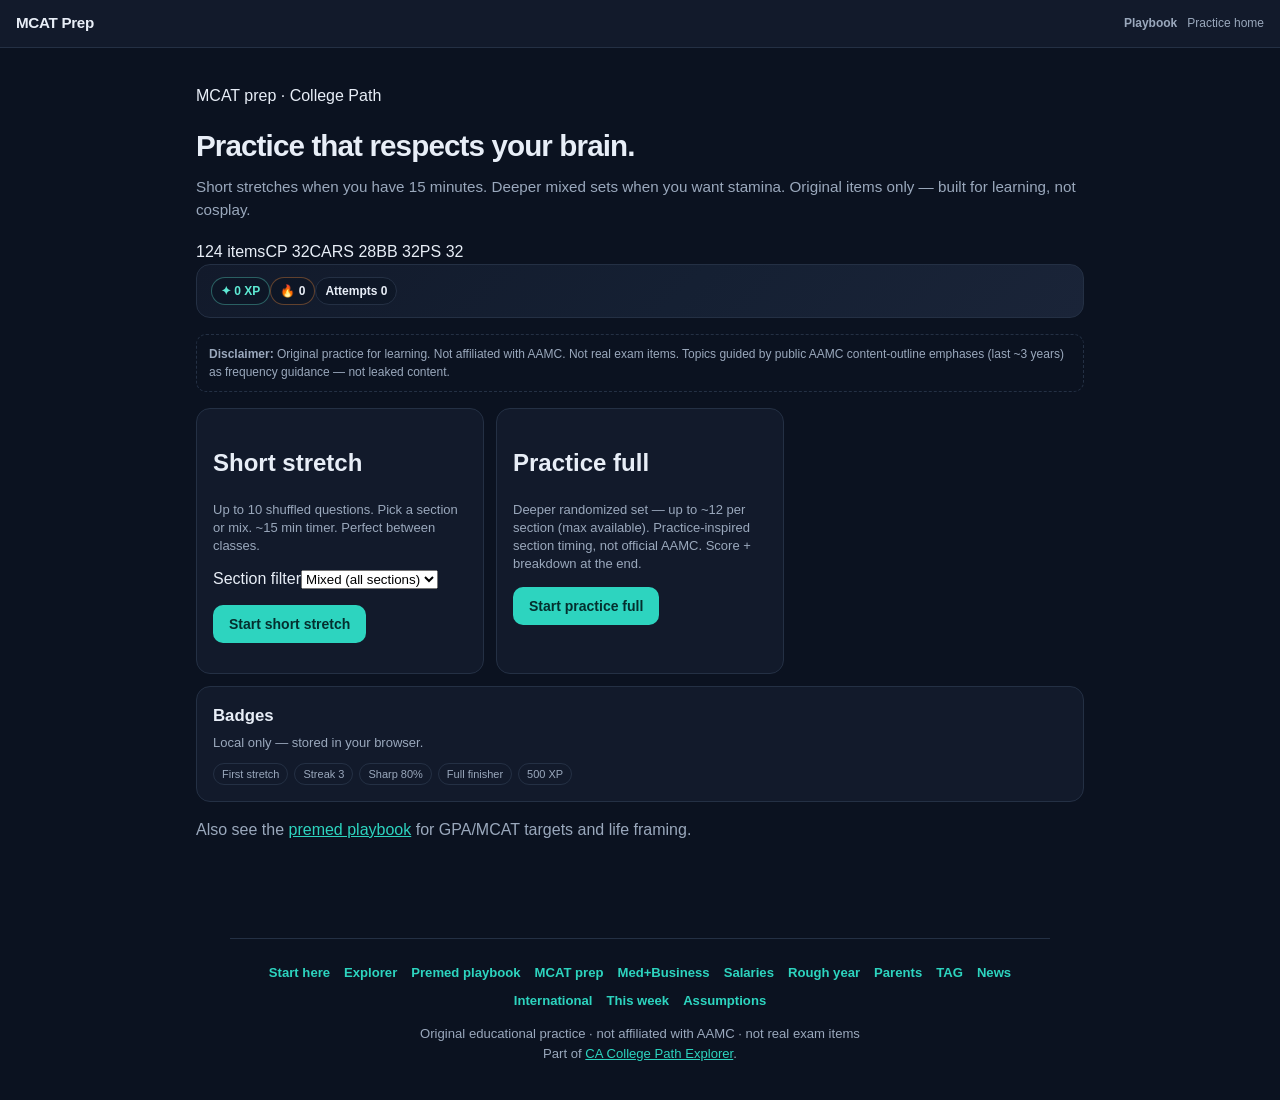
<file: mcat-prep.html>
<!DOCTYPE html>
<html lang="en">
<head>
<meta charset="UTF-8">
<meta name="viewport" content="width=device-width, initial-scale=1, viewport-fit=cover">
<meta name="theme-color" content="#0f766e">
<meta name="description" content="Original MCAT-style practice: short stretches and deeper mixed sets. Not affiliated with AAMC.">
<title>MCAT prep practice · College Path</title>
<link rel="stylesheet" href="mcat-styles.css">
</head>
<body>
<div id="app">
  <header class="top">
    <div class="brand" id="brandBtn" title="Home">MCAT Prep</div>
    <div class="top-right">
      <a class="top-meta" href="premed-playbook.html" style="text-decoration:none;font-weight:650">Playbook</a>
      <button type="button" class="btn secondary" id="exitBtn" hidden style="min-height:36px;padding:6px 12px">Exit</button>
      <div class="top-meta" id="topMeta">Loading…</div>
    </div>
  </header>
  <main id="main"><p class="sub">Loading practice…</p></main>
</div>
<div id="site-footer-slot" data-extra="Original educational practice · not affiliated with AAMC · not real exam items<br>Part of <a href='index.html'>CA College Path Explorer</a>."></div>
<script src="mcat-bank-data.js"></script>
<script src="mcat-app.js"></script>
<script src="footer.js"></script>
<noscript><p style="padding:16px">Enable JavaScript to run MCAT practice.</p></noscript>
</body>
</html>
</file>
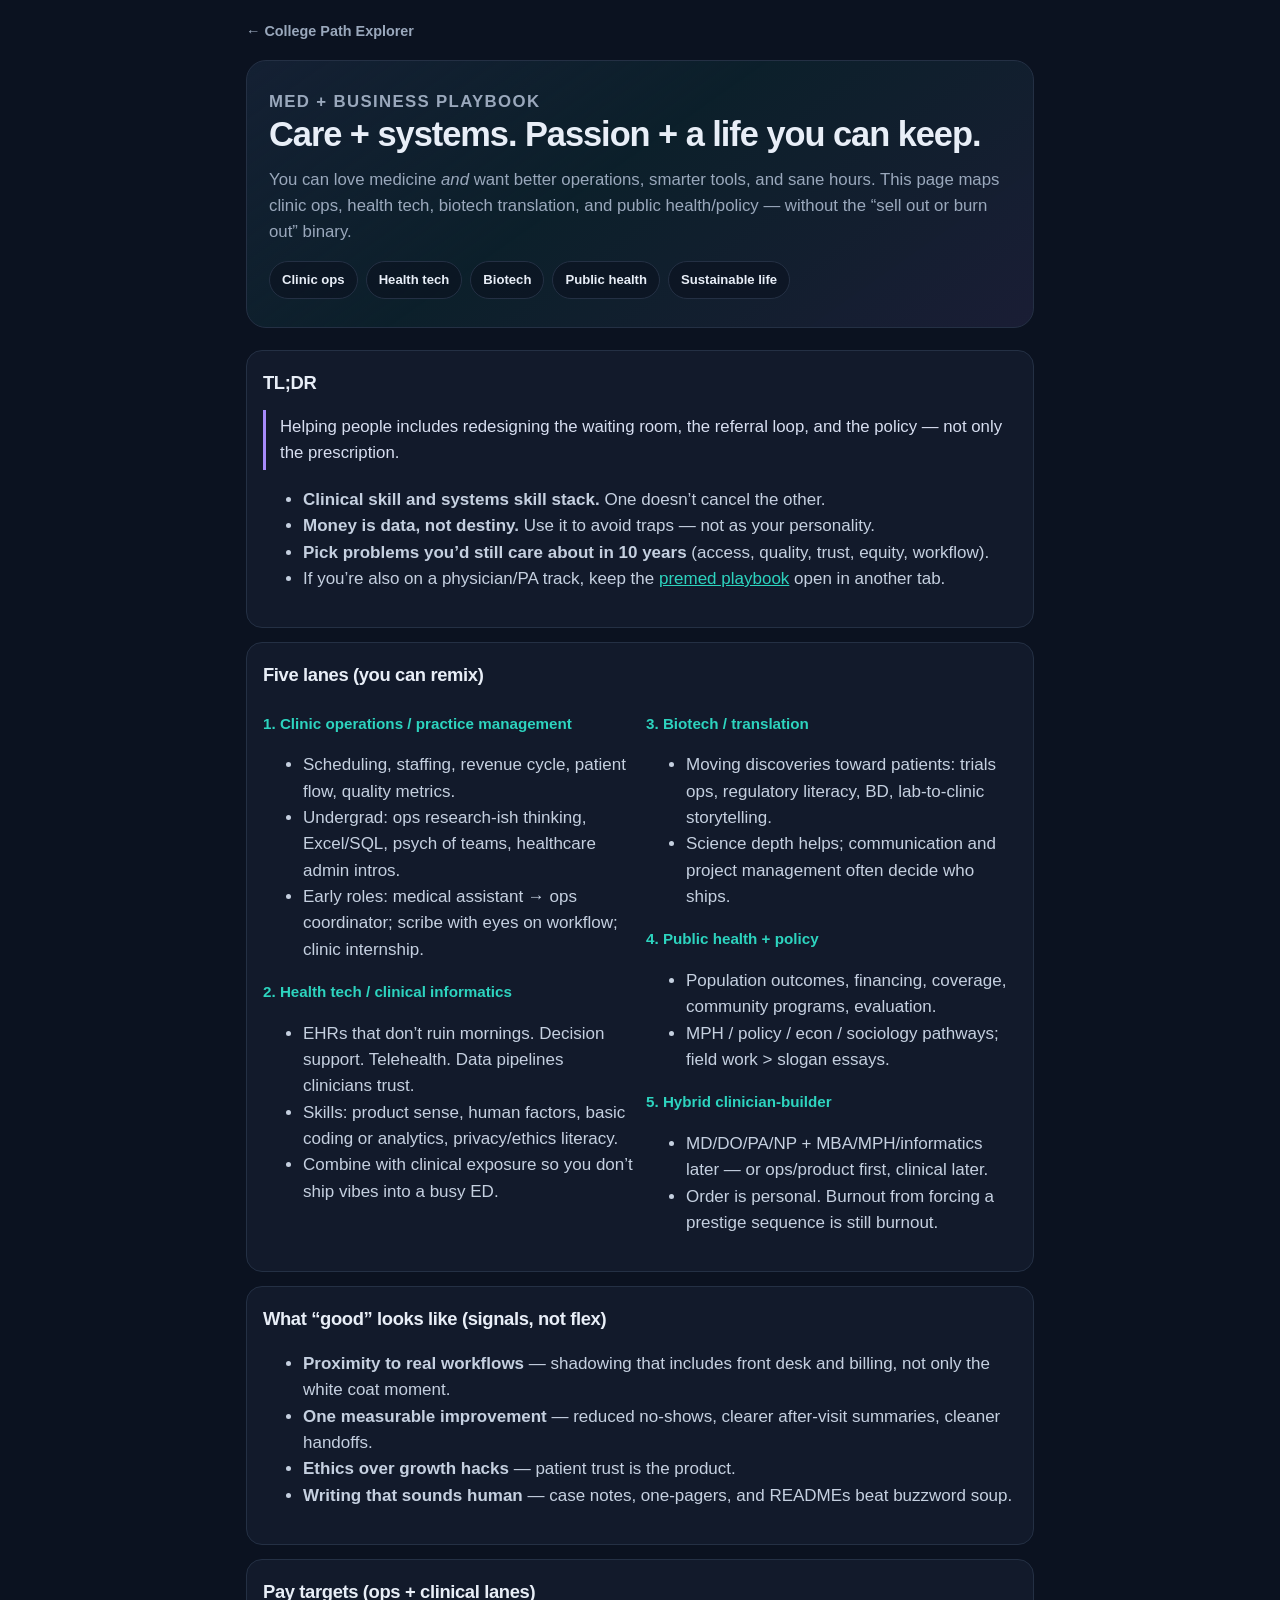
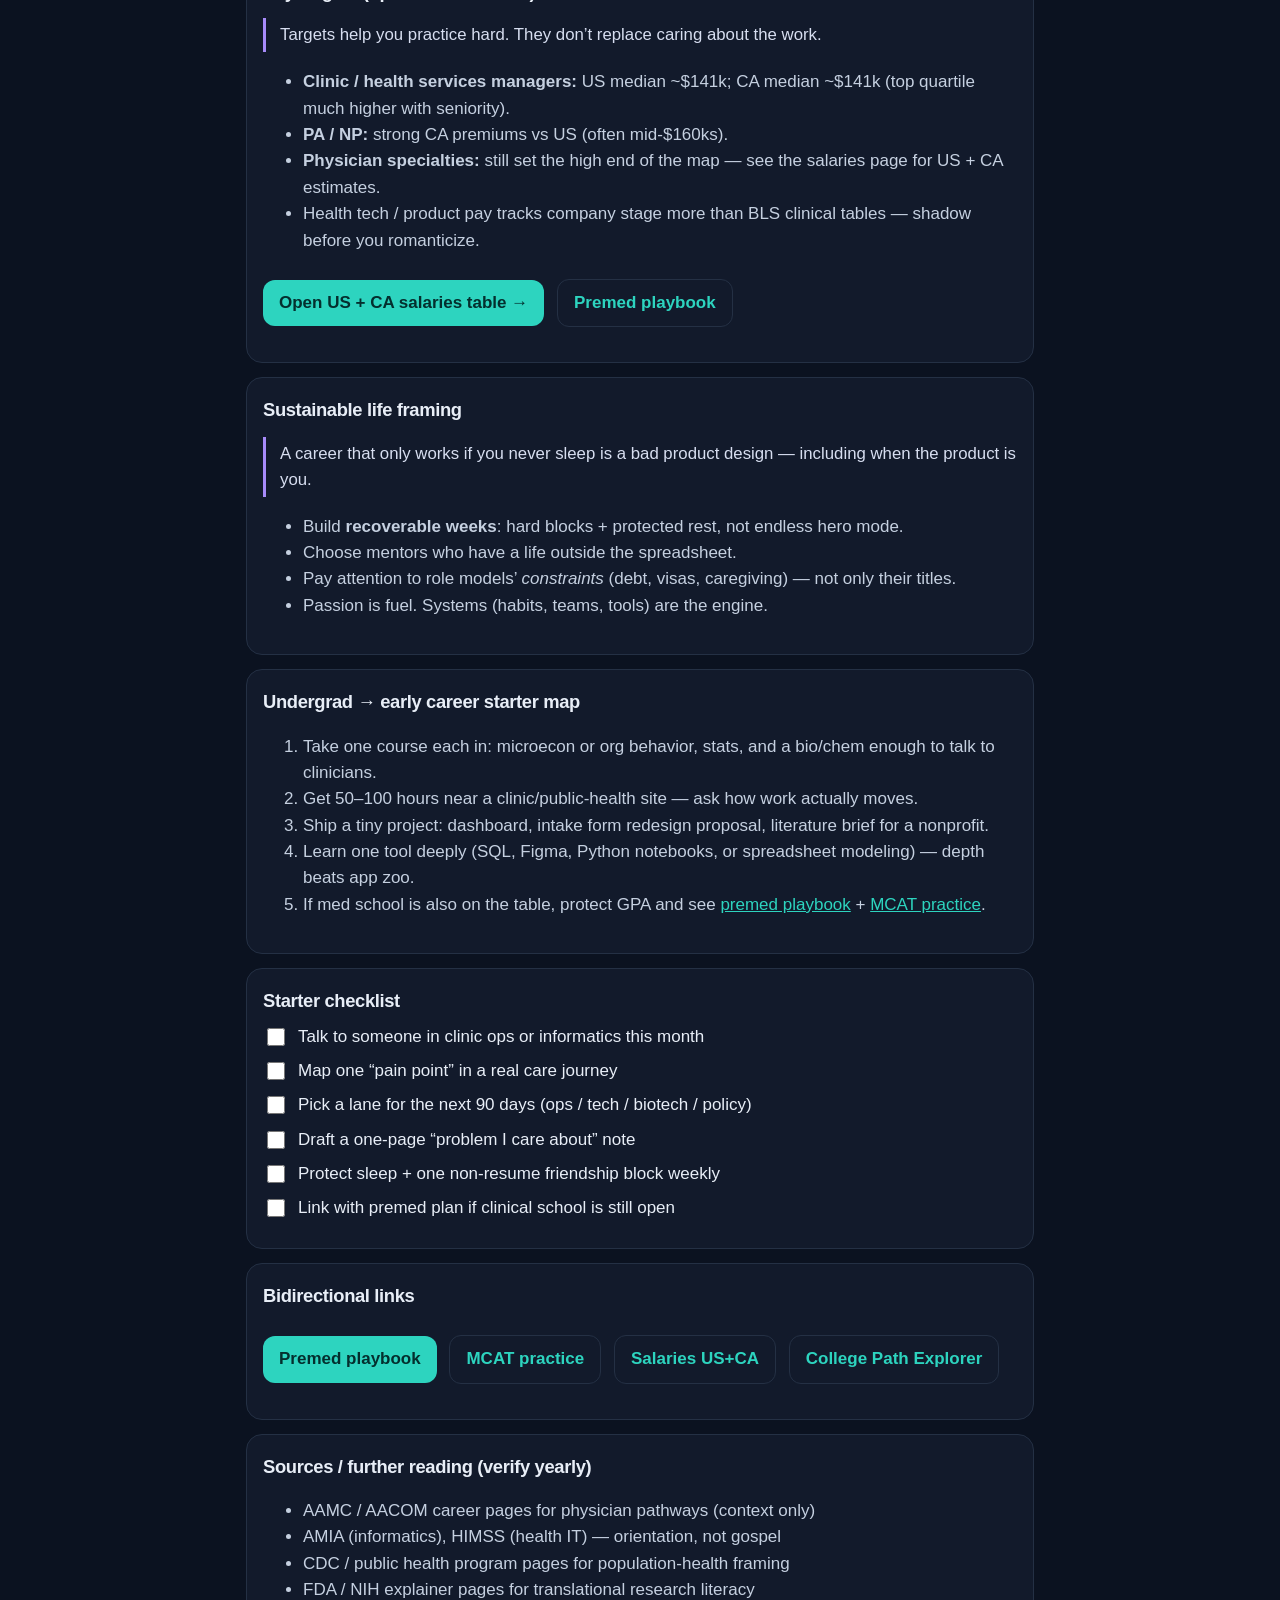
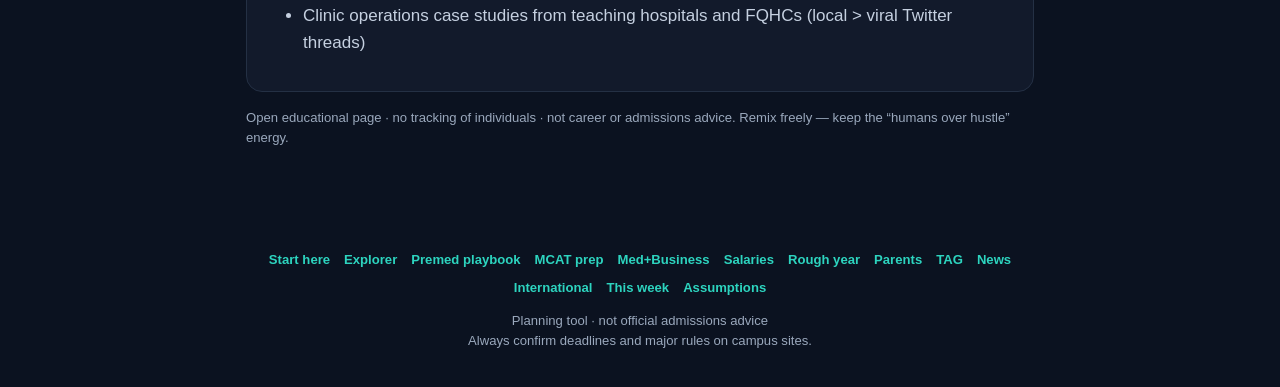
<file: med-business-playbook.html>
<!DOCTYPE html>
<html lang="en">
<head>
<meta charset="UTF-8">
<meta name="viewport" content="width=device-width, initial-scale=1, viewport-fit=cover">
<meta name="theme-color" content="#0f766e">
<meta name="description" content="Gen Z–friendly playbook for medicine + business, ops, and health tech — passion plus a sustainable life.">
<title>Med + Business playbook · systems that help people</title>
<style>
:root{
  --bg:#0b1220; --card:#121a2b; --ink:#e8eef7; --muted:#9aa8bc;
  --accent:#2dd4bf; --accent2:#a78bfa; --line:#243044; --good:#34d399; --warn:#fbbf24;
  --font:-apple-system,BlinkMacSystemFont,"Segoe UI",Roboto,Arial,sans-serif;
}
*{box-sizing:border-box}
html{-webkit-text-size-adjust:100%}
body{margin:0;font-family:var(--font);background:var(--bg);color:var(--ink);line-height:1.55;font-size:17px}
a{color:var(--accent)}
.wrap{max-width:820px;margin:0 auto;padding:20px 16px 64px}
.top{display:flex;justify-content:space-between;align-items:center;gap:12px;margin-bottom:18px}
.back{color:var(--muted);text-decoration:none;font-weight:600;font-size:.9rem}
.back:hover{color:var(--accent)}
.hero{
  background:linear-gradient(145deg,#142033 0%,#0f766e22 45%,#a78bfa18 100%);
  border:1px solid var(--line);border-radius:20px;padding:28px 22px;margin-bottom:22px;
}
.kicker{font-size:.75rem;font-weight:800;letter-spacing:.08em;text-transform:uppercase;color:var(--accent);margin:0 0 10px}
.hero h1{font-size:clamp(1.6rem,4vw,2.15rem);line-height:1.15;margin:0 0 12px;letter-spacing:-.03em}
.hero p{margin:0;color:var(--muted);font-size:1.05rem}
.chips{display:flex;flex-wrap:wrap;gap:8px;margin-top:16px}
.chip{background:#0b1220aa;border:1px solid var(--line);border-radius:999px;padding:8px 12px;font-size:.82rem;font-weight:700;color:var(--ink)}
.card{background:var(--card);border:1px solid var(--line);border-radius:16px;padding:18px 16px;margin:14px 0}
.card h2{margin:0 0 8px;font-size:1.15rem;letter-spacing:-.02em}
.card p,.card li{color:#c5d0e0}
.card h3{margin:14px 0 6px;font-size:.95rem;color:var(--accent)}
.grid{display:grid;gap:12px}
@media(min-width:700px){.grid.two{grid-template-columns:1fr 1fr}}
.quote{border-left:3px solid var(--accent2);padding:4px 0 4px 14px;color:#d7def0;margin:12px 0;font-size:1.05rem}
.tag{display:inline-block;font-size:.7rem;font-weight:800;padding:3px 8px;border-radius:999px;background:#0b1220;border:1px solid var(--line);color:var(--accent)}
.cta{
  display:inline-flex;align-items:center;justify-content:center;gap:8px;
  min-height:44px;padding:10px 16px;border-radius:12px;background:var(--accent);color:#042f2e!important;
  font-weight:750;text-decoration:none;margin:8px 8px 0 0;
}
.cta.ghost{background:transparent;color:var(--accent)!important;border:1px solid var(--line)}
.checklist label{display:flex;gap:10px;align-items:flex-start;margin:8px 0;cursor:pointer}
.checklist input{margin-top:4px;accent-color:var(--accent);width:18px;height:18px}
.foot{color:var(--muted);font-size:.82rem;margin-top:16px}
.site-footer{text-align:center;color:var(--muted);font-size:.82rem;padding:24px 16px 36px;line-height:1.55;max-width:820px;margin:0 auto}
.site-footer nav{display:flex;flex-wrap:wrap;gap:8px 14px;justify-content:center;margin-bottom:12px}
.site-footer nav a{color:var(--accent);font-weight:650;text-decoration:none}
.site-footer nav a:hover{text-decoration:underline}
</style>
</head>
<body>
<div class="wrap">
  <div class="top">
    <a class="back" href="index.html">← College Path Explorer</a>
  </div>

  <header class="hero">
    <p class="kicker">Med + Business playbook</p>
    <h1>Care + systems. Passion + a life you can keep.</h1>
    <p>
      You can love medicine <em>and</em> want better operations, smarter tools, and sane hours.
      This page maps clinic ops, health tech, biotech translation, and public health/policy —
      without the “sell out or burn out” binary.
    </p>
    <div class="chips">
      <span class="chip">Clinic ops</span>
      <span class="chip">Health tech</span>
      <span class="chip">Biotech</span>
      <span class="chip">Public health</span>
      <span class="chip">Sustainable life</span>
    </div>
  </header>

  <section class="card">
    <h2>TL;DR</h2>
    <div class="quote">Helping people includes redesigning the waiting room, the referral loop, and the policy — not only the prescription.</div>
    <ul>
      <li><strong>Clinical skill and systems skill stack.</strong> One doesn’t cancel the other.</li>
      <li><strong>Money is data, not destiny.</strong> Use it to avoid traps — not as your personality.</li>
      <li><strong>Pick problems you’d still care about in 10 years</strong> (access, quality, trust, equity, workflow).</li>
      <li>If you’re also on a physician/PA track, keep the <a href="premed-playbook.html">premed playbook</a> open in another tab.</li>
    </ul>
  </section>

  <section class="card">
    <h2>Five lanes (you can remix)</h2>
    <div class="grid two">
      <div>
        <h3>1. Clinic operations / practice management</h3>
        <ul>
          <li>Scheduling, staffing, revenue cycle, patient flow, quality metrics.</li>
          <li>Undergrad: ops research-ish thinking, Excel/SQL, psych of teams, healthcare admin intros.</li>
          <li>Early roles: medical assistant → ops coordinator; scribe with eyes on workflow; clinic internship.</li>
        </ul>
        <h3>2. Health tech / clinical informatics</h3>
        <ul>
          <li>EHRs that don’t ruin mornings. Decision support. Telehealth. Data pipelines clinicians trust.</li>
          <li>Skills: product sense, human factors, basic coding or analytics, privacy/ethics literacy.</li>
          <li>Combine with clinical exposure so you don’t ship vibes into a busy ED.</li>
        </ul>
      </div>
      <div>
        <h3>3. Biotech / translation</h3>
        <ul>
          <li>Moving discoveries toward patients: trials ops, regulatory literacy, BD, lab-to-clinic storytelling.</li>
          <li>Science depth helps; communication and project management often decide who ships.</li>
        </ul>
        <h3>4. Public health + policy</h3>
        <ul>
          <li>Population outcomes, financing, coverage, community programs, evaluation.</li>
          <li>MPH / policy / econ / sociology pathways; field work &gt; slogan essays.</li>
        </ul>
        <h3>5. Hybrid clinician-builder</h3>
        <ul>
          <li>MD/DO/PA/NP + MBA/MPH/informatics later — or ops/product first, clinical later.</li>
          <li>Order is personal. Burnout from forcing a prestige sequence is still burnout.</li>
        </ul>
      </div>
    </div>
  </section>

  <section class="card">
    <h2>What “good” looks like (signals, not flex)</h2>
    <ul>
      <li><strong>Proximity to real workflows</strong> — shadowing that includes front desk and billing, not only the white coat moment.</li>
      <li><strong>One measurable improvement</strong> — reduced no-shows, clearer after-visit summaries, cleaner handoffs.</li>
      <li><strong>Ethics over growth hacks</strong> — patient trust is the product.</li>
      <li><strong>Writing that sounds human</strong> — case notes, one-pagers, and READMEs beat buzzword soup.</li>
    </ul>
  </section>


  <section class="card" id="salaries">
    <h2>Pay targets (ops + clinical lanes)</h2>
    <div class="quote">Targets help you practice hard. They don’t replace caring about the work.</div>
    <ul>
      <li><strong>Clinic / health services managers:</strong> US median ~$141k; CA median ~$141k (top quartile much higher with seniority).</li>
      <li><strong>PA / NP:</strong> strong CA premiums vs US (often mid-$160ks).</li>
      <li><strong>Physician specialties:</strong> still set the high end of the map — see the salaries page for US + CA estimates.</li>
      <li>Health tech / product pay tracks company stage more than BLS clinical tables — shadow before you romanticize.</li>
    </ul>
    <p>
      <a class="cta" href="salaries.html">Open US + CA salaries table →</a>
      <a class="cta ghost" href="premed-playbook.html">Premed playbook</a>
    </p>
  </section>

  <section class="card">
    <h2>Sustainable life framing</h2>
    <div class="quote">A career that only works if you never sleep is a bad product design — including when the product is you.</div>
    <ul>
      <li>Build <strong>recoverable weeks</strong>: hard blocks + protected rest, not endless hero mode.</li>
      <li>Choose mentors who have a life outside the spreadsheet.</li>
      <li>Pay attention to role models’ <em>constraints</em> (debt, visas, caregiving) — not only their titles.</li>
      <li>Passion is fuel. Systems (habits, teams, tools) are the engine.</li>
    </ul>
  </section>

  <section class="card">
    <h2>Undergrad → early career starter map</h2>
    <ol>
      <li>Take one course each in: microecon or org behavior, stats, and a bio/chem enough to talk to clinicians.</li>
      <li>Get 50–100 hours near a clinic/public-health site — ask how work actually moves.</li>
      <li>Ship a tiny project: dashboard, intake form redesign proposal, literature brief for a nonprofit.</li>
      <li>Learn one tool deeply (SQL, Figma, Python notebooks, or spreadsheet modeling) — depth beats app zoo.</li>
      <li>If med school is also on the table, protect GPA and see <a href="premed-playbook.html">premed playbook</a> + <a href="mcat-prep.html">MCAT practice</a>.</li>
    </ol>
  </section>

  <section class="card checklist">
    <h2>Starter checklist</h2>
    <label><input type="checkbox"> Talk to someone in clinic ops or informatics this month</label>
    <label><input type="checkbox"> Map one “pain point” in a real care journey</label>
    <label><input type="checkbox"> Pick a lane for the next 90 days (ops / tech / biotech / policy)</label>
    <label><input type="checkbox"> Draft a one-page “problem I care about” note</label>
    <label><input type="checkbox"> Protect sleep + one non-resume friendship block weekly</label>
    <label><input type="checkbox"> Link with premed plan if clinical school is still open</label>
  </section>

  <section class="card">
    <h2>Bidirectional links</h2>
    <p>
      <a class="cta" href="premed-playbook.html">Premed playbook</a>
      <a class="cta ghost" href="mcat-prep.html">MCAT practice</a>
      <a class="cta ghost" href="salaries.html">Salaries US+CA</a>
      <a class="cta ghost" href="index.html">College Path Explorer</a>
    </p>
  </section>

  <section class="card">
    <h2>Sources / further reading (verify yearly)</h2>
    <ul>
      <li>AAMC / AACOM career pages for physician pathways (context only)</li>
      <li>AMIA (informatics), HIMSS (health IT) — orientation, not gospel</li>
      <li>CDC / public health program pages for population-health framing</li>
      <li>FDA / NIH explainer pages for translational research literacy</li>
      <li>Clinic operations case studies from teaching hospitals and FQHCs (local &gt; viral Twitter threads)</li>
    </ul>
  </section>

  <p class="foot">
    Open educational page · no tracking of individuals · not career or admissions advice.
    Remix freely — keep the “humans over hustle” energy.
  </p>
</div>
<div id="site-footer-slot"></div>
<script>
  document.querySelectorAll('.checklist input').forEach((el, i) => {
    const key = 'med-business-playbook-check-' + i;
    el.checked = localStorage.getItem(key) === '1';
    el.addEventListener('change', () => localStorage.setItem(key, el.checked ? '1' : '0'));
  });
</script>
<script src="footer.js"></script>
</body>
</html>
</file>
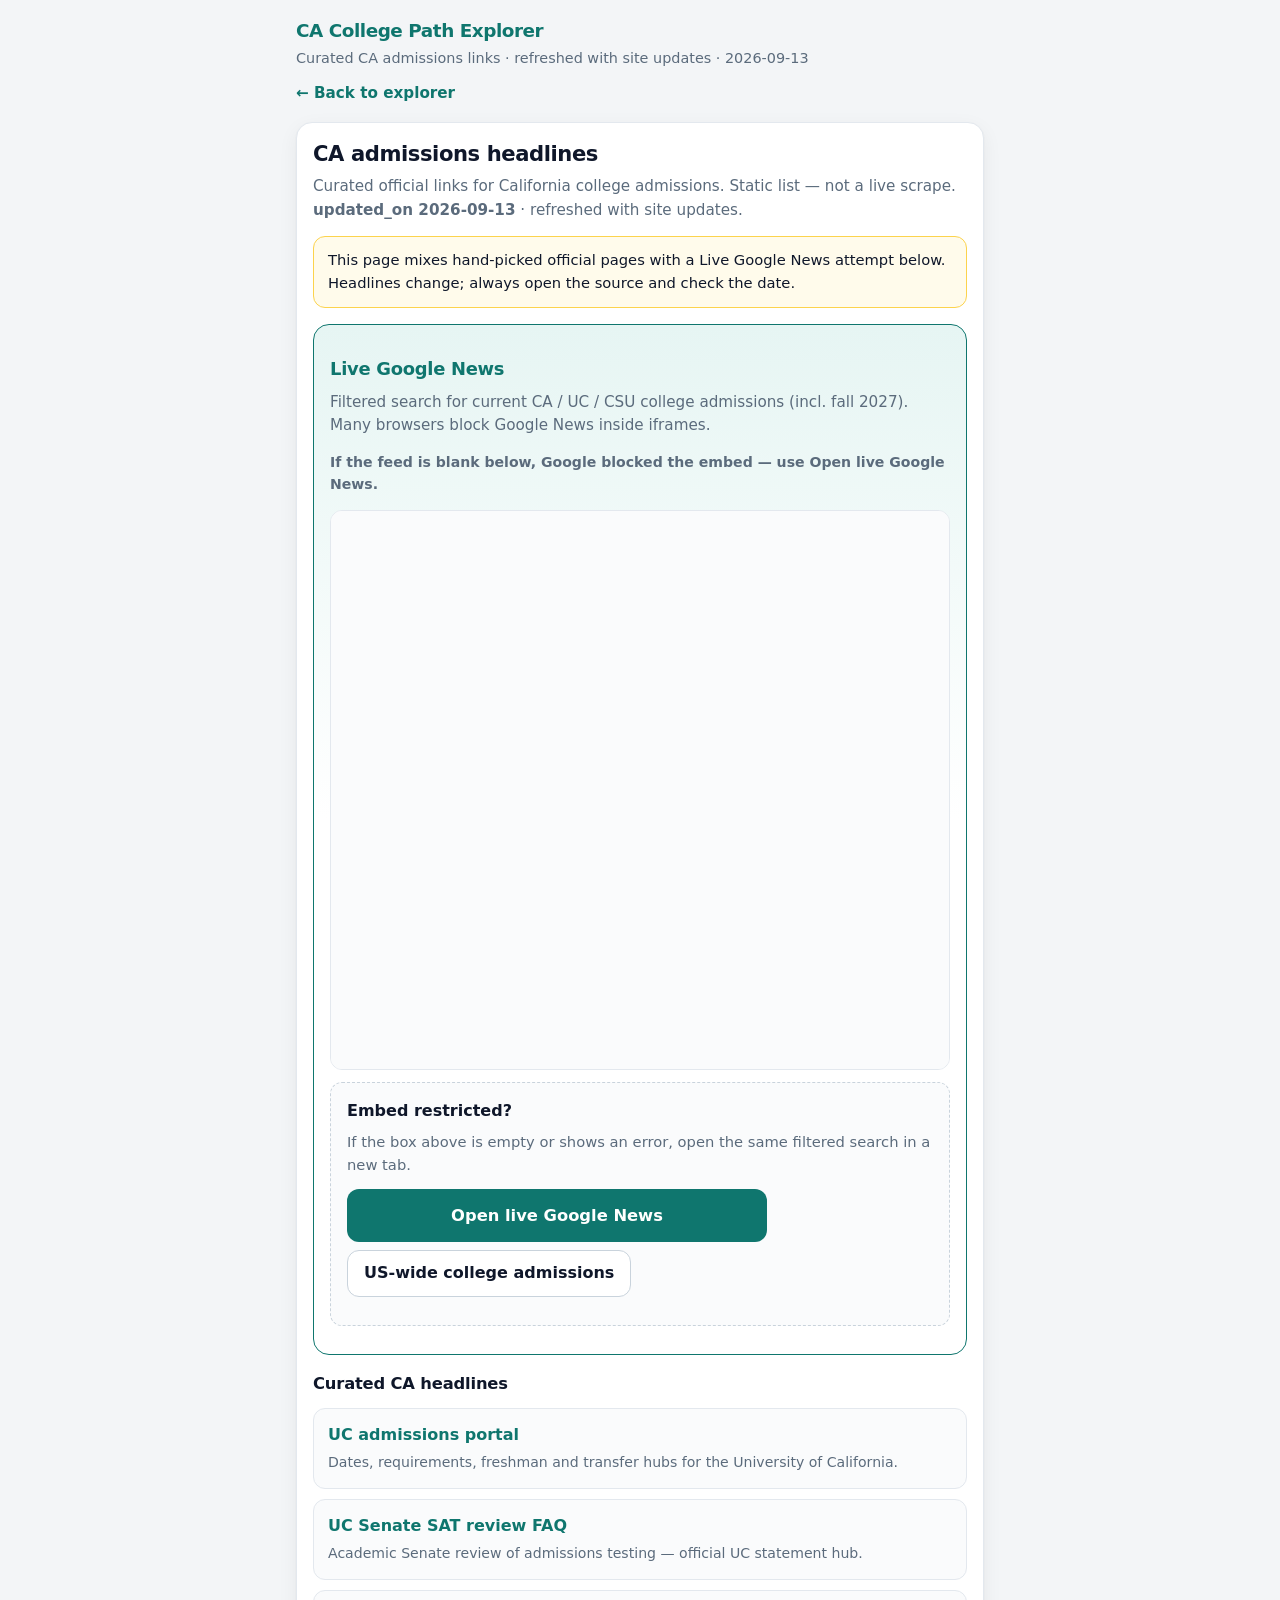
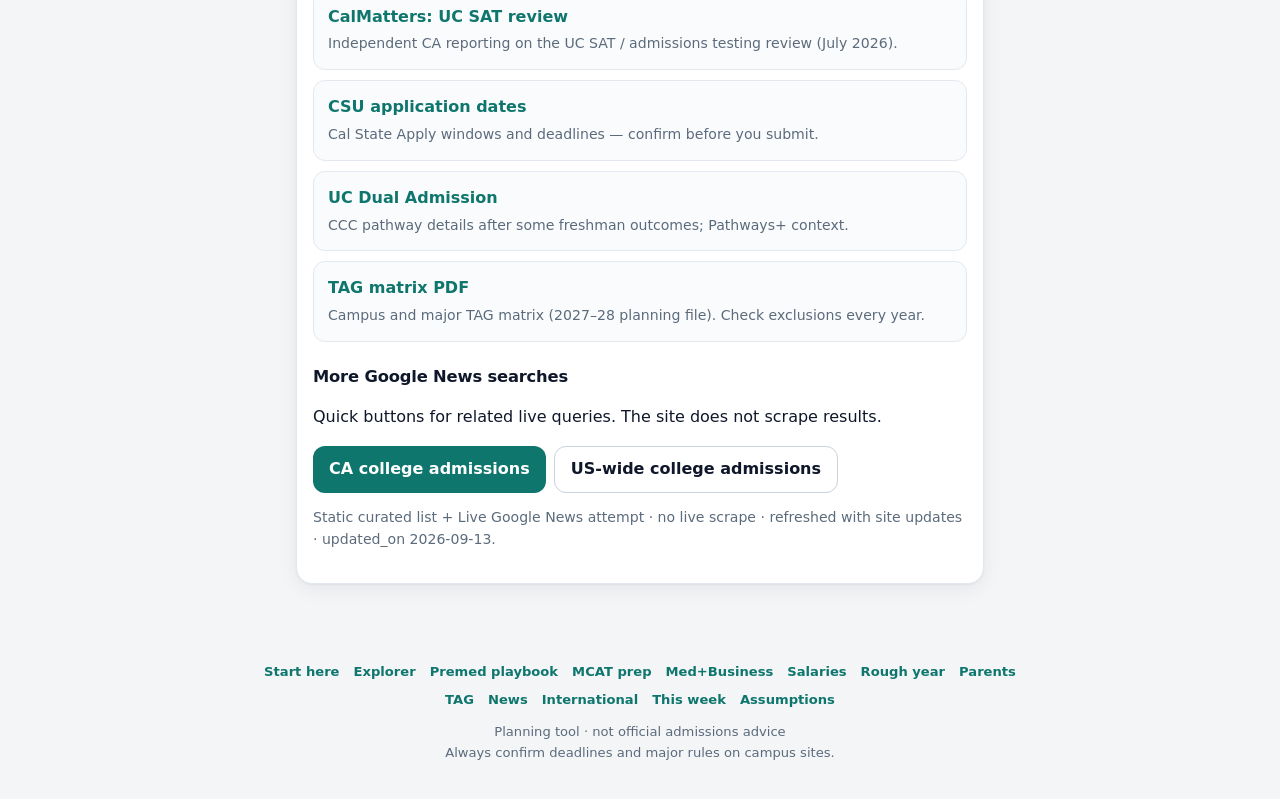
<file: news.html>
<!DOCTYPE html>
<html lang="en">
<head>
<meta charset="UTF-8">
<meta name="viewport" content="width=device-width, initial-scale=1, viewport-fit=cover">
<meta name="theme-color" content="#0f766e">
<title>Admissions news · CA College Path</title>
<style>

:root {
  --bg:#f3f5f7; --surface:#fff; --ink:#0f172a; --muted:#5b6b7c;
  --line:#e3e8ee; --line-strong:#c9d3dc;
  --accent:#0f766e; --accent-ink:#fff; --accent-soft:#e6f5f3; --accent-mid:#14b8a6;
  --banner:#fffbeb; --banner-line:#fcd34d;
  --radius:16px; --radius-sm:12px; --radius-pill:999px;
  --shadow:0 1px 2px rgba(15,23,42,.05),0 6px 20px rgba(15,23,42,.06);
  --tap:44px;
  --font:system-ui,-apple-system,BlinkMacSystemFont,"Segoe UI",Roboto,"Helvetica Neue",Arial,sans-serif;
  --space:16px; --wrap:720px;
}
*,*::before,*::after{box-sizing:border-box}
html{-webkit-text-size-adjust:100%;scroll-behavior:smooth}
body{margin:0;font-family:var(--font);font-size:16px;line-height:1.55;color:var(--ink);background:var(--bg);min-height:100dvh;-webkit-font-smoothing:antialiased}
a{color:var(--accent)}
a:focus-visible,button:focus-visible{outline:3px solid var(--accent-mid);outline-offset:2px}
.wrap{max-width:var(--wrap);margin:0 auto;padding:12px var(--space) 40px}
.hero{padding:8px 0 4px}
.hero .brand{font-weight:750;font-size:1.15rem;letter-spacing:-.025em;color:var(--accent);line-height:1.2;margin:0}
.hero .brand a{color:inherit;text-decoration:none}
.hero .pitch{margin:6px 0 0;color:var(--muted);font-size:.9rem;line-height:1.4}
.back-link{display:inline-flex;align-items:center;gap:6px;margin:10px 0 2px;font-weight:650;font-size:.95rem;text-decoration:none}
.panel{background:var(--surface);border:1px solid var(--line);border-radius:var(--radius);padding:18px 16px;margin:14px 0;box-shadow:var(--shadow)}
.panel h1{margin:0 0 8px;font-size:1.32rem;letter-spacing:-.02em;line-height:1.25}
.panel h2{margin:22px 0 10px;font-size:1.02rem;letter-spacing:-.01em}
.panel h2:first-of-type{margin-top:14px}
.lead{color:var(--muted);margin:0 0 8px;font-size:.95rem}
.note{background:var(--banner);border:1px solid var(--banner-line);border-radius:var(--radius-sm);padding:12px 14px;margin:14px 0;font-size:.92rem}
ul,ol{padding-left:1.2em;margin:8px 0 12px}
li{margin:6px 0}
.pill-row{display:flex;flex-wrap:wrap;gap:6px;margin:10px 0}
.pill{background:var(--accent-soft);color:var(--accent);font-size:.74rem;font-weight:650;padding:4px 10px;border-radius:var(--radius-pill)}
.campuses{display:grid;gap:8px;margin:12px 0}
.campus{border:1px solid var(--line);border-radius:var(--radius-sm);padding:12px 14px;background:#fafbfc}
.campus b{color:var(--accent)}
.checklist label{display:flex;gap:12px;align-items:flex-start;min-height:var(--tap);padding:10px 0;border-bottom:1px solid var(--line);cursor:pointer}
.checklist input{width:20px;height:20px;margin-top:2px;accent-color:var(--accent);flex-shrink:0}
.link-cards{display:grid;gap:10px;margin:12px 0}
.link-card{display:block;border:1px solid var(--line);border-radius:var(--radius-sm);padding:14px;text-decoration:none;color:inherit;background:#fafbfc}
.link-card:hover{border-color:var(--accent);background:var(--accent-soft)}
.link-card .title{font-weight:700;color:var(--accent);margin:0 0 4px}
.link-card .desc{margin:0;font-size:.88rem;color:var(--muted)}
.btn-row{display:flex;flex-wrap:wrap;gap:8px;margin:12px 0}
.btn{display:inline-flex;align-items:center;justify-content:center;min-height:var(--tap);padding:10px 16px;border-radius:var(--radius-sm);background:var(--accent);color:#fff!important;font-weight:650;text-decoration:none;border:none}
.btn.ghost{background:var(--surface);color:var(--ink)!important;border:1.5px solid var(--line-strong)}
.btn.ghost:hover{border-color:var(--accent);color:var(--accent)!important}
.btn.lg{min-height:52px;padding:14px 18px;font-size:1.02rem;width:100%;max-width:420px}
.muted{color:var(--muted);font-size:.88rem}
.live-news{border:1.5px solid var(--accent);border-radius:var(--radius);padding:16px;margin:16px 0;background:linear-gradient(180deg,var(--accent-soft) 0%,#fff 48%)}
.live-news h2{margin:0 0 8px;font-size:1.12rem;color:var(--accent);letter-spacing:-.015em}
.live-news .lead{margin-bottom:10px}
.news-frame-wrap{position:relative;border:1px solid var(--line);border-radius:var(--radius-sm);overflow:hidden;background:#fff;min-height:320px;margin:12px 0}
.news-frame-wrap iframe{display:block;width:100%;height:min(62vh,560px);min-height:320px;border:0;background:#fafbfc}
.fallback-card{border:1px dashed var(--line-strong);border-radius:var(--radius-sm);padding:16px;margin:12px 0;background:#fafbfc}
.fallback-card strong{display:block;margin:0 0 8px;font-size:1rem}
.fallback-card p{margin:0 0 12px;color:var(--muted);font-size:.92rem}
.site-footer{text-align:center;color:var(--muted);font-size:.82rem;padding:24px 16px 36px;line-height:1.55;max-width:var(--wrap);margin:0 auto}
.site-footer nav{display:flex;flex-wrap:wrap;gap:8px 14px;justify-content:center;margin-bottom:12px}
.site-footer nav a{color:var(--accent);font-weight:650;text-decoration:none}
.site-footer nav a:hover{text-decoration:underline}
.kbd-hint{font-size:.78rem;color:var(--muted);margin:8px 0 0}
@media (max-width:390px){.wrap{padding-left:12px;padding-right:12px}}

</style>
</head>
<body>
<main class="wrap">
  <header class="hero">
    <h1 class="brand"><a href="index.html">CA College Path Explorer</a></h1>
    <p class="pitch">Curated CA admissions links · refreshed with site updates · 2026-09-13</p>
  </header>
  <a class="back-link" href="index.html">← Back to explorer</a>
  <article class="panel">
    <h1>CA admissions headlines</h1>
    <p class="lead">Curated official links for California college admissions. Static list — not a live scrape. <b>updated_on 2026-09-13</b> · refreshed with site updates.</p>
    <div class="note">
      This page mixes hand-picked official pages with a Live Google News attempt below.
      Headlines change; always open the source and check the date.
    </div>

    <section class="live-news" aria-labelledby="liveNewsHeading">
      <h2 id="liveNewsHeading">Live Google News</h2>
      <p class="lead">Filtered search for current CA / UC / CSU college admissions (incl. fall 2027). Many browsers block Google News inside iframes.</p>
      <p class="muted"><b>If the feed is blank below, Google blocked the embed — use Open live Google News.</b></p>
      <div class="news-frame-wrap">
        <iframe
          title="Google News: California UC CSU college admissions"
          src="https://news.google.com/search?q=California%20OR%20UC%20OR%20CSU%20college%20admissions%20OR%20%22fall%202027%22&amp;hl=en-US&amp;gl=US&amp;ceid=US:en"
          loading="lazy"
          referrerpolicy="no-referrer"
          sandbox="allow-scripts allow-same-origin allow-popups allow-forms"></iframe>
      </div>
      <div class="fallback-card">
        <strong>Embed restricted?</strong>
        <p>If the box above is empty or shows an error, open the same filtered search in a new tab.</p>
        <div class="btn-row">
          <a class="btn lg" href="https://news.google.com/search?q=California%20OR%20UC%20OR%20CSU%20college%20admissions%20OR%20%22fall%202027%22&amp;hl=en-US&amp;gl=US&amp;ceid=US:en" rel="noopener noreferrer" target="_blank">Open live Google News</a>
          <a class="btn ghost" href="https://news.google.com/search?q=US%20college%20admissions&amp;hl=en-US&amp;gl=US&amp;ceid=US:en" rel="noopener noreferrer" target="_blank">US-wide college admissions</a>
        </div>
      </div>
    </section>

    <h2>Curated CA headlines</h2>
    <div class="link-cards">
      <a class="link-card" href="https://admission.universityofcalifornia.edu/" rel="noopener noreferrer" target="_blank">
        <p class="title">UC admissions portal</p>
        <p class="desc">Dates, requirements, freshman and transfer hubs for the University of California.</p>
      </a>
      <a class="link-card" href="https://www.universityofcalifornia.edu/news/press-releases-and-statements/academic-senate-review-admissions" rel="noopener noreferrer" target="_blank">
        <p class="title">UC Senate SAT review FAQ</p>
        <p class="desc">Academic Senate review of admissions testing — official UC statement hub.</p>
      </a>
      <a class="link-card" href="https://calmatters.org/education/higher-education/2026/07/uc-sat-california/" rel="noopener noreferrer" target="_blank">
        <p class="title">CalMatters: UC SAT review</p>
        <p class="desc">Independent CA reporting on the UC SAT / admissions testing review (July 2026).</p>
      </a>
      <a class="link-card" href="https://www.calstate.edu/apply/pages/application-dates-deadlines.aspx" rel="noopener noreferrer" target="_blank">
        <p class="title">CSU application dates</p>
        <p class="desc">Cal State Apply windows and deadlines — confirm before you submit.</p>
      </a>
      <a class="link-card" href="https://admission.universityofcalifornia.edu/admission-requirements/transfer-requirements/uc-transfer-programs/dual-admission.html" rel="noopener noreferrer" target="_blank">
        <p class="title">UC Dual Admission</p>
        <p class="desc">CCC pathway details after some freshman outcomes; Pathways+ context.</p>
      </a>
      <a class="link-card" href="https://admission.universityofcalifornia.edu/_assets/files/transfer-requirements/updated_202728-tag-matrix_ada.pdf" rel="noopener noreferrer" target="_blank">
        <p class="title">TAG matrix PDF</p>
        <p class="desc">Campus and major TAG matrix (2027–28 planning file). Check exclusions every year.</p>
      </a>
    </div>
    <h2>More Google News searches</h2>
    <p>Quick buttons for related live queries. The site does not scrape results.</p>
    <div class="btn-row">
      <a class="btn" href="https://news.google.com/search?q=California%20college%20admissions&amp;hl=en-US&amp;gl=US&amp;ceid=US%3Aen" rel="noopener noreferrer" target="_blank">CA college admissions</a>
      <a class="btn ghost" href="https://news.google.com/search?q=US%20college%20admissions&amp;hl=en-US&amp;gl=US&amp;ceid=US%3Aen" rel="noopener noreferrer" target="_blank">US-wide college admissions</a>
    </div>
    <p class="muted">Static curated list + Live Google News attempt · no live scrape · refreshed with site updates · updated_on 2026-09-13.</p>
  </article>
</main>
<footer class="site-footer">
  <nav aria-label="More pages">
    <a href="index.html">Explorer</a>
    <a href="premed-playbook.html">Premed playbook</a>
    <a href="mcat-prep.html">MCAT prep</a>
    <a href="med-business-playbook.html">Med+Business</a>
    <a href="parents.html">Parents</a>
    <a href="tag.html">TAG</a>
    <a href="news.html">News</a>
    <a href="international.html">International</a>
    <a href="this-week.html">This week</a>
    <a href="assumptions.html">Assumptions</a>
  </nav>
  <div>Planning tool · not official admissions advice<br>
  Always confirm deadlines and major rules on campus sites.</div>
</footer>
<script src="footer.js"></script>
</body>
</html>
</file>
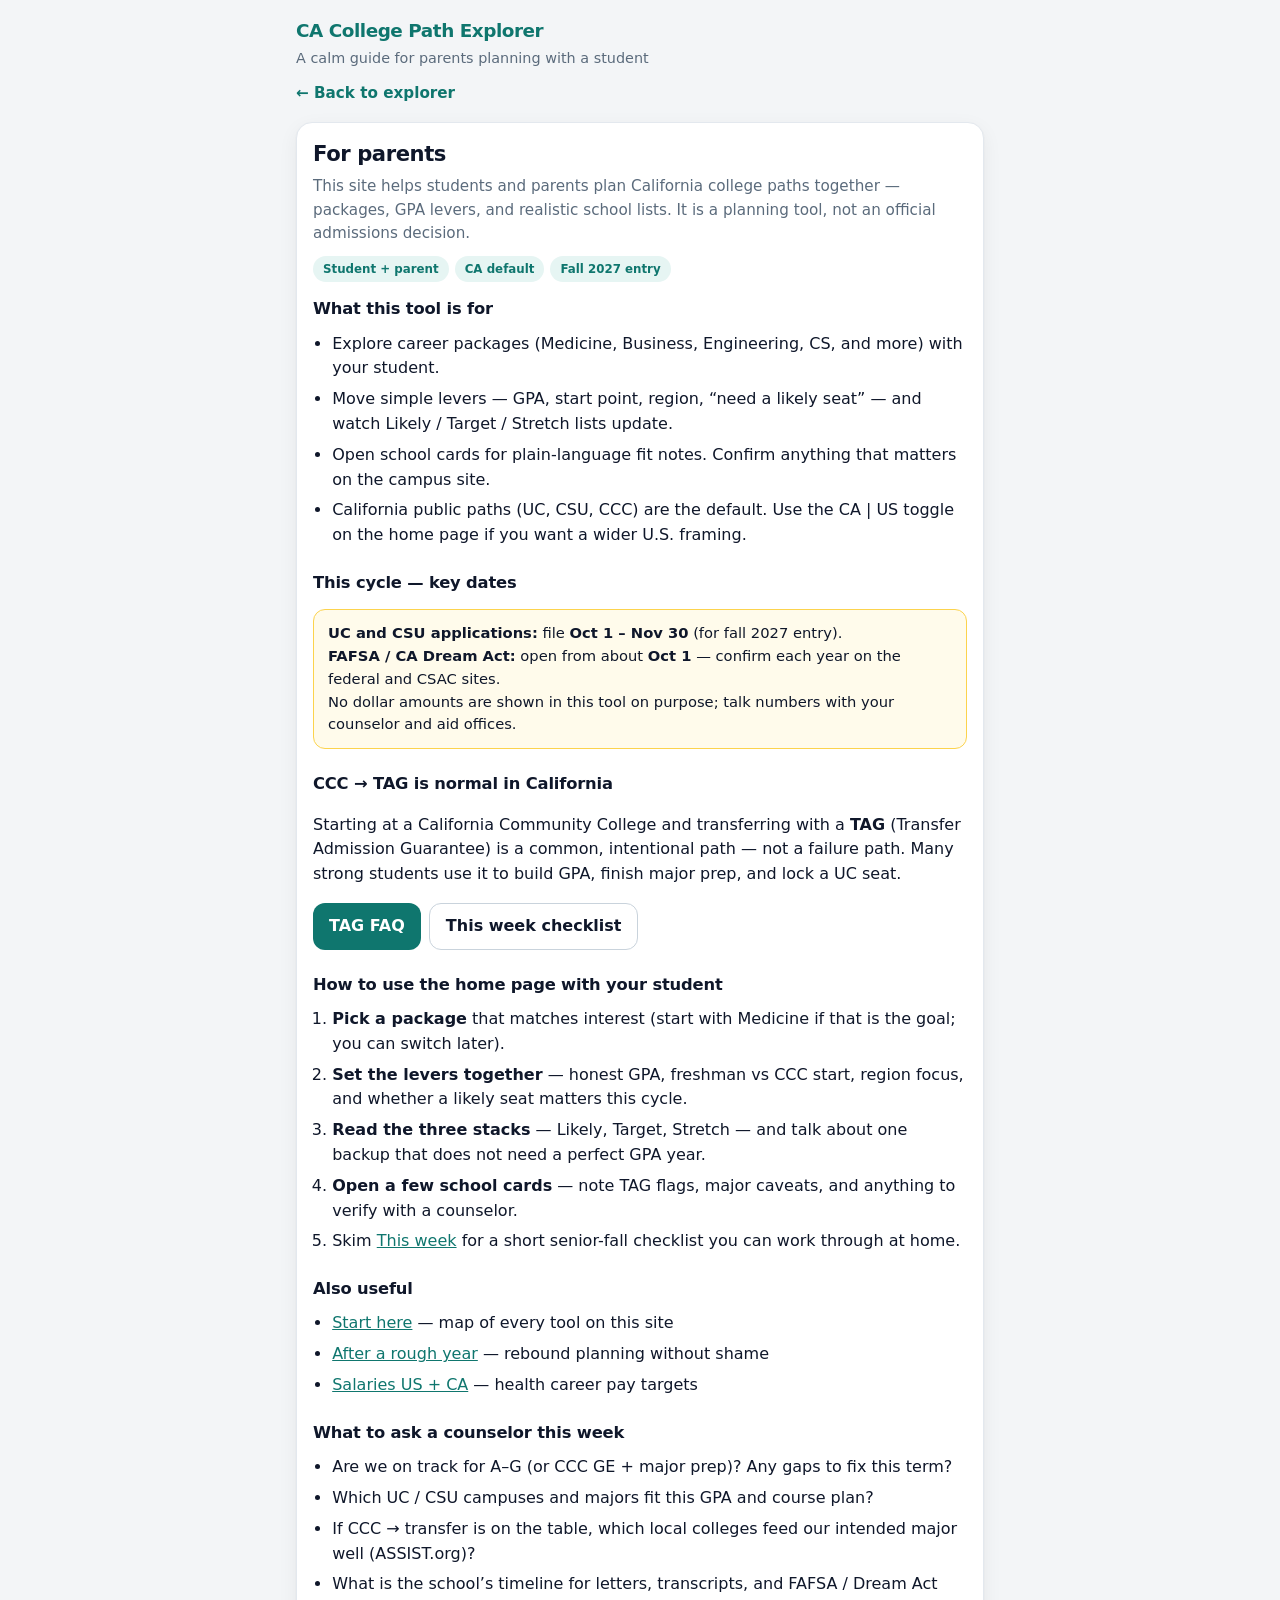
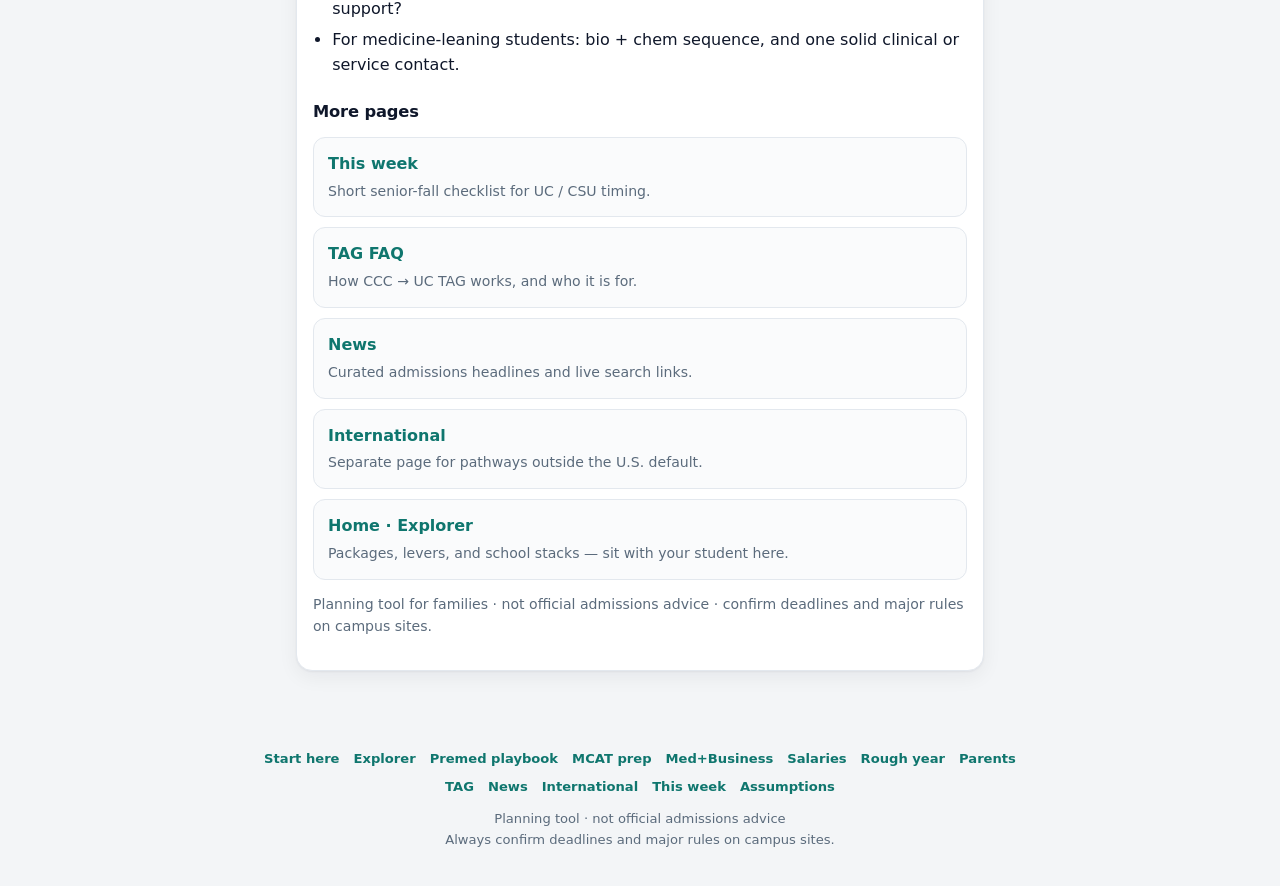
<file: parents.html>
<!DOCTYPE html>
<html lang="en">
<head>
<meta charset="UTF-8">
<meta name="viewport" content="width=device-width, initial-scale=1, viewport-fit=cover">
<meta name="theme-color" content="#0f766e">
<title>Parents · CA College Path</title>
<style>

:root {
  --bg:#f3f5f7; --surface:#fff; --ink:#0f172a; --muted:#5b6b7c;
  --line:#e3e8ee; --line-strong:#c9d3dc;
  --accent:#0f766e; --accent-ink:#fff; --accent-soft:#e6f5f3; --accent-mid:#14b8a6;
  --banner:#fffbeb; --banner-line:#fcd34d;
  --radius:16px; --radius-sm:12px; --radius-pill:999px;
  --shadow:0 1px 2px rgba(15,23,42,.05),0 6px 20px rgba(15,23,42,.06);
  --tap:44px;
  --font:system-ui,-apple-system,BlinkMacSystemFont,"Segoe UI",Roboto,"Helvetica Neue",Arial,sans-serif;
  --space:16px; --wrap:720px;
}
*,*::before,*::after{box-sizing:border-box}
html{-webkit-text-size-adjust:100%;scroll-behavior:smooth}
body{margin:0;font-family:var(--font);font-size:16px;line-height:1.55;color:var(--ink);background:var(--bg);min-height:100dvh;-webkit-font-smoothing:antialiased}
a{color:var(--accent)}
a:focus-visible,button:focus-visible{outline:3px solid var(--accent-mid);outline-offset:2px}
.wrap{max-width:var(--wrap);margin:0 auto;padding:12px var(--space) 40px}
.hero{padding:8px 0 4px}
.hero .brand{font-weight:750;font-size:1.15rem;letter-spacing:-.025em;color:var(--accent);line-height:1.2;margin:0}
.hero .brand a{color:inherit;text-decoration:none}
.hero .pitch{margin:6px 0 0;color:var(--muted);font-size:.9rem;line-height:1.4}
.back-link{display:inline-flex;align-items:center;gap:6px;margin:10px 0 2px;font-weight:650;font-size:.95rem;text-decoration:none}
.panel{background:var(--surface);border:1px solid var(--line);border-radius:var(--radius);padding:18px 16px;margin:14px 0;box-shadow:var(--shadow)}
.panel h1{margin:0 0 8px;font-size:1.32rem;letter-spacing:-.02em;line-height:1.25}
.panel h2{margin:22px 0 10px;font-size:1.02rem;letter-spacing:-.01em}
.panel h2:first-of-type{margin-top:14px}
.lead{color:var(--muted);margin:0 0 8px;font-size:.95rem}
.note{background:var(--banner);border:1px solid var(--banner-line);border-radius:var(--radius-sm);padding:12px 14px;margin:14px 0;font-size:.92rem}
ul,ol{padding-left:1.2em;margin:8px 0 12px}
li{margin:6px 0}
.pill-row{display:flex;flex-wrap:wrap;gap:6px;margin:10px 0}
.pill{background:var(--accent-soft);color:var(--accent);font-size:.74rem;font-weight:650;padding:4px 10px;border-radius:var(--radius-pill)}
.link-cards{display:grid;gap:10px;margin:12px 0}
.link-card{display:block;border:1px solid var(--line);border-radius:var(--radius-sm);padding:14px;text-decoration:none;color:inherit;background:#fafbfc}
.link-card:hover{border-color:var(--accent);background:var(--accent-soft)}
.link-card .title{font-weight:700;color:var(--accent);margin:0 0 4px}
.link-card .desc{margin:0;font-size:.88rem;color:var(--muted)}
.btn-row{display:flex;flex-wrap:wrap;gap:8px;margin:12px 0}
.btn{display:inline-flex;align-items:center;justify-content:center;min-height:var(--tap);padding:10px 16px;border-radius:var(--radius-sm);background:var(--accent);color:#fff!important;font-weight:650;text-decoration:none;border:none}
.btn.ghost{background:var(--surface);color:var(--ink)!important;border:1.5px solid var(--line-strong)}
.btn.ghost:hover{border-color:var(--accent);color:var(--accent)!important}
.muted{color:var(--muted);font-size:.88rem}
.site-footer{text-align:center;color:var(--muted);font-size:.82rem;padding:24px 16px 36px;line-height:1.55;max-width:var(--wrap);margin:0 auto}
.site-footer nav{display:flex;flex-wrap:wrap;gap:8px 14px;justify-content:center;margin-bottom:12px}
.site-footer nav a{color:var(--accent);font-weight:650;text-decoration:none}
.site-footer nav a:hover{text-decoration:underline}
@media (max-width:390px){.wrap{padding-left:12px;padding-right:12px}}

</style>
</head>
<body>
<main class="wrap">
  <header class="hero">
    <h1 class="brand"><a href="index.html">CA College Path Explorer</a></h1>
    <p class="pitch">A calm guide for parents planning with a student</p>
  </header>
  <a class="back-link" href="index.html">← Back to explorer</a>
  <article class="panel">
    <h1>For parents</h1>
    <p class="lead">This site helps students and parents plan California college paths together — packages, GPA levers, and realistic school lists. It is a planning tool, not an official admissions decision.</p>

    <div class="pill-row">
      <span class="pill">Student + parent</span>
      <span class="pill">CA default</span>
      <span class="pill">Fall 2027 entry</span>
    </div>

    <h2>What this tool is for</h2>
    <ul>
      <li>Explore career packages (Medicine, Business, Engineering, CS, and more) with your student.</li>
      <li>Move simple levers — GPA, start point, region, “need a likely seat” — and watch Likely / Target / Stretch lists update.</li>
      <li>Open school cards for plain-language fit notes. Confirm anything that matters on the campus site.</li>
      <li>California public paths (UC, CSU, CCC) are the default. Use the CA | US toggle on the home page if you want a wider U.S. framing.</li>
    </ul>

    <h2>This cycle — key dates</h2>
    <div class="note">
      <strong>UC and CSU applications:</strong> file <b>Oct 1 – Nov 30</b> (for fall 2027 entry).<br>
      <strong>FAFSA / CA Dream Act:</strong> open from about <b>Oct 1</b> — confirm each year on the federal and CSAC sites.<br>
      No dollar amounts are shown in this tool on purpose; talk numbers with your counselor and aid offices.
    </div>

    <h2>CCC → TAG is normal in California</h2>
    <p>Starting at a California Community College and transferring with a <b>TAG</b> (Transfer Admission Guarantee) is a common, intentional path — not a failure path. Many strong students use it to build GPA, finish major prep, and lock a UC seat.</p>
    <div class="btn-row">
      <a class="btn" href="tag.html">TAG FAQ</a>
      <a class="btn ghost" href="this-week.html">This week checklist</a>
    </div>

    <h2>How to use the home page with your student</h2>
    <ol>
      <li><b>Pick a package</b> that matches interest (start with Medicine if that is the goal; you can switch later).</li>
      <li><b>Set the levers together</b> — honest GPA, freshman vs CCC start, region focus, and whether a likely seat matters this cycle.</li>
      <li><b>Read the three stacks</b> — Likely, Target, Stretch — and talk about one backup that does not need a perfect GPA year.</li>
      <li><b>Open a few school cards</b> — note TAG flags, major caveats, and anything to verify with a counselor.</li>
      <li>Skim <a href="this-week.html">This week</a> for a short senior-fall checklist you can work through at home.</li>
    </ol>

    <h2>Also useful</h2>
    <ul>
      <li><a href="start-here.html">Start here</a> — map of every tool on this site</li>
      <li><a href="rough-year.html">After a rough year</a> — rebound planning without shame</li>
      <li><a href="salaries.html">Salaries US + CA</a> — health career pay targets</li>
    </ul>
    <h2>What to ask a counselor this week</h2>
    <ul>
      <li>Are we on track for A–G (or CCC GE + major prep)? Any gaps to fix this term?</li>
      <li>Which UC / CSU campuses and majors fit this GPA and course plan?</li>
      <li>If CCC → transfer is on the table, which local colleges feed our intended major well (ASSIST.org)?</li>
      <li>What is the school’s timeline for letters, transcripts, and FAFSA / Dream Act support?</li>
      <li>For medicine-leaning students: bio + chem sequence, and one solid clinical or service contact.</li>
    </ul>

    <h2>More pages</h2>
    <div class="link-cards">
      <a class="link-card" href="this-week.html">
        <p class="title">This week</p>
        <p class="desc">Short senior-fall checklist for UC / CSU timing.</p>
      </a>
      <a class="link-card" href="tag.html">
        <p class="title">TAG FAQ</p>
        <p class="desc">How CCC → UC TAG works, and who it is for.</p>
      </a>
      <a class="link-card" href="news.html">
        <p class="title">News</p>
        <p class="desc">Curated admissions headlines and live search links.</p>
      </a>
      <a class="link-card" href="international.html">
        <p class="title">International</p>
        <p class="desc">Separate page for pathways outside the U.S. default.</p>
      </a>
      <a class="link-card" href="index.html">
        <p class="title">Home · Explorer</p>
        <p class="desc">Packages, levers, and school stacks — sit with your student here.</p>
      </a>
    </div>

    <p class="muted">Planning tool for families · not official admissions advice · confirm deadlines and major rules on campus sites.</p>
  </article>
</main>
<footer class="site-footer">
  <nav aria-label="More pages">
    <a href="index.html">Explorer</a>
    <a href="premed-playbook.html">Premed playbook</a>
    <a href="mcat-prep.html">MCAT prep</a>
    <a href="med-business-playbook.html">Med+Business</a>
    <a href="parents.html">Parents</a>
    <a href="tag.html">TAG</a>
    <a href="news.html">News</a>
    <a href="international.html">International</a>
    <a href="this-week.html">This week</a>
    <a href="assumptions.html">Assumptions</a>
  </nav>
  <div>Planning tool · not official admissions advice<br>
  Always confirm deadlines and major rules on campus sites.</div>
</footer>
<script src="footer.js"></script>
</body>
</html>
</file>
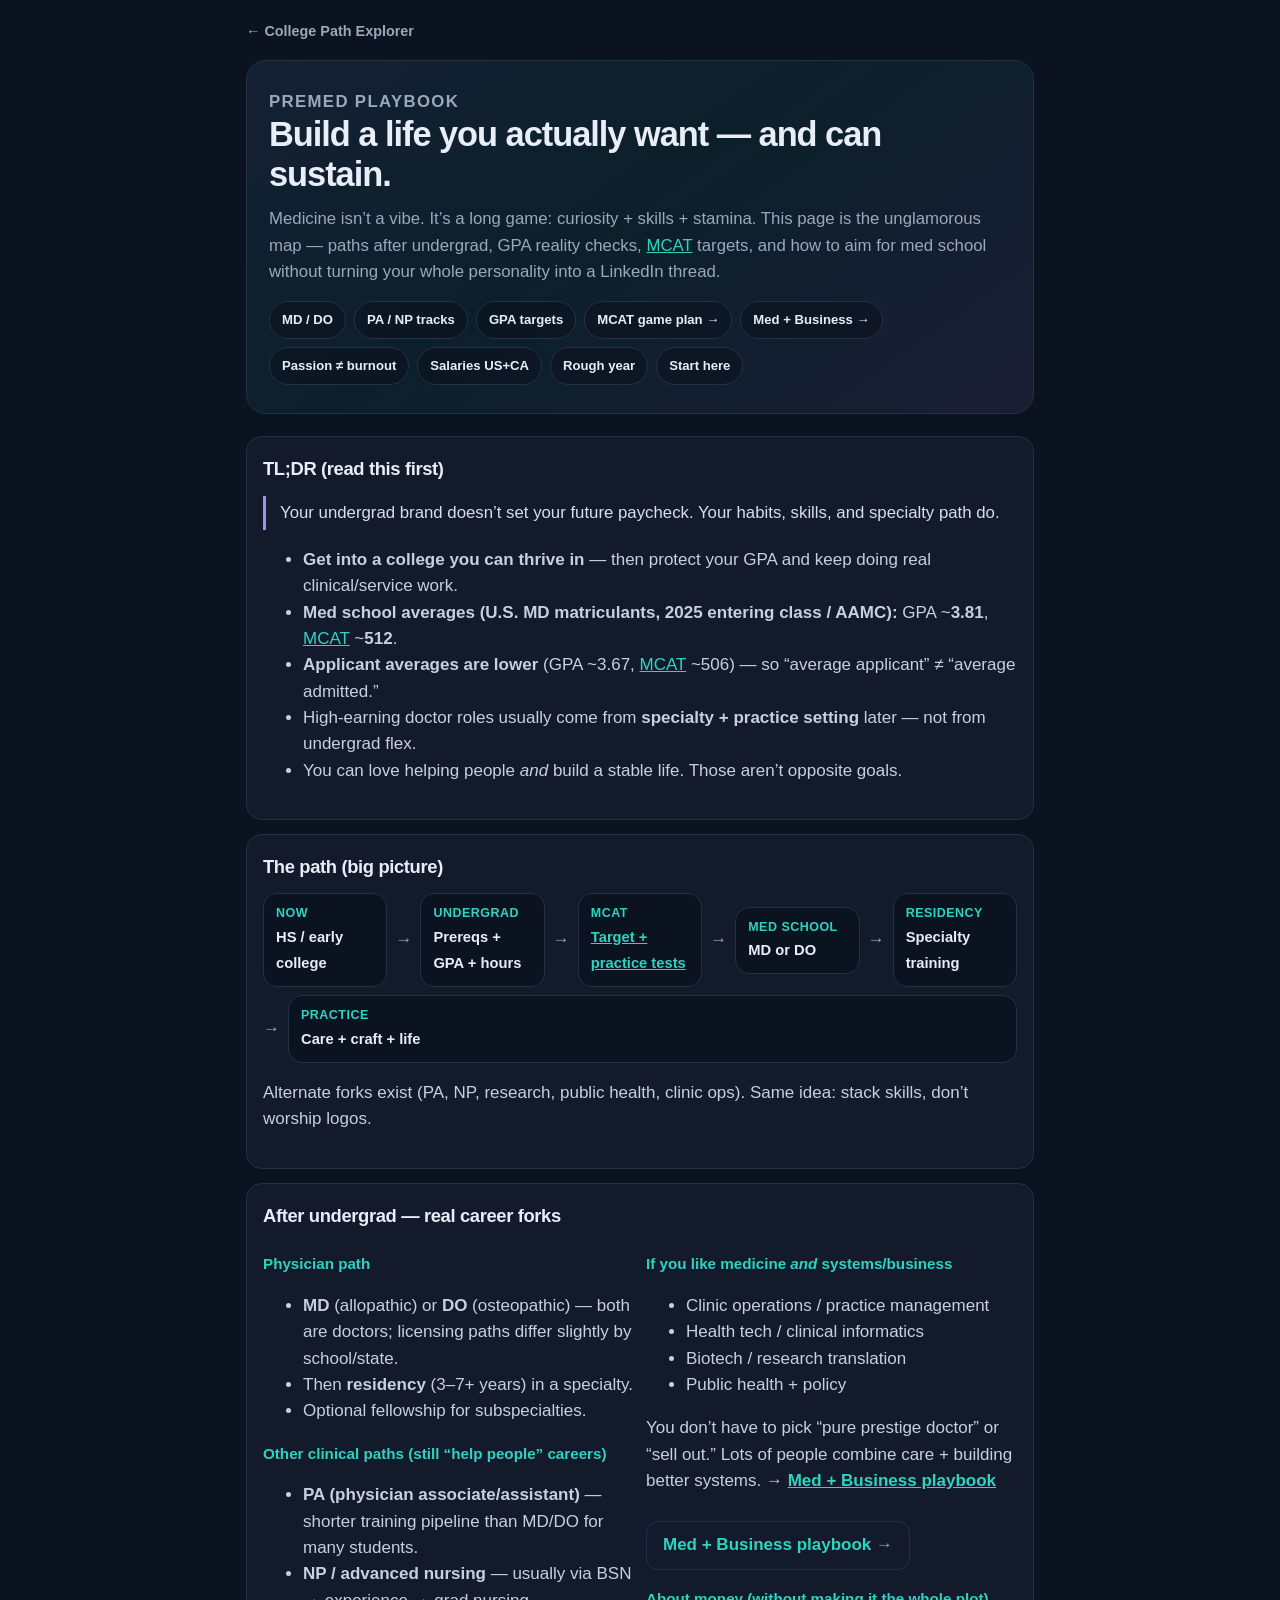
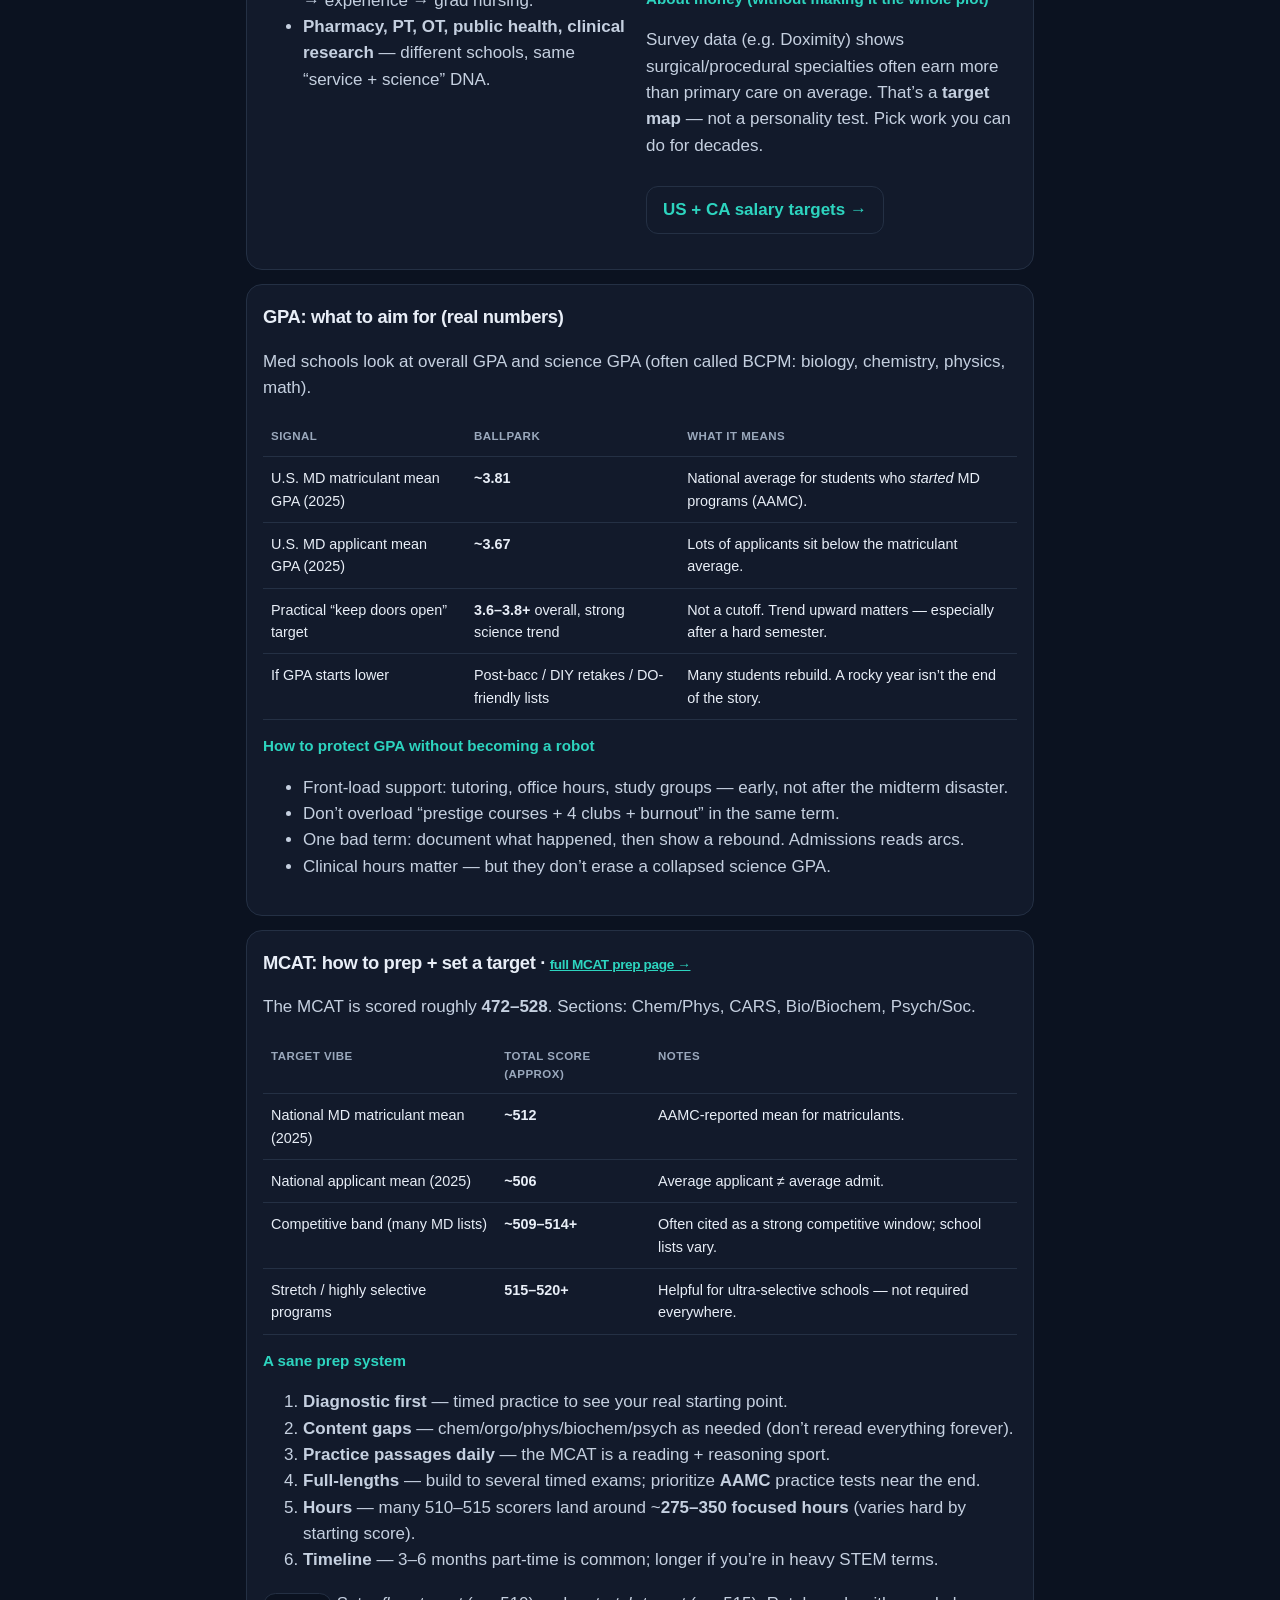
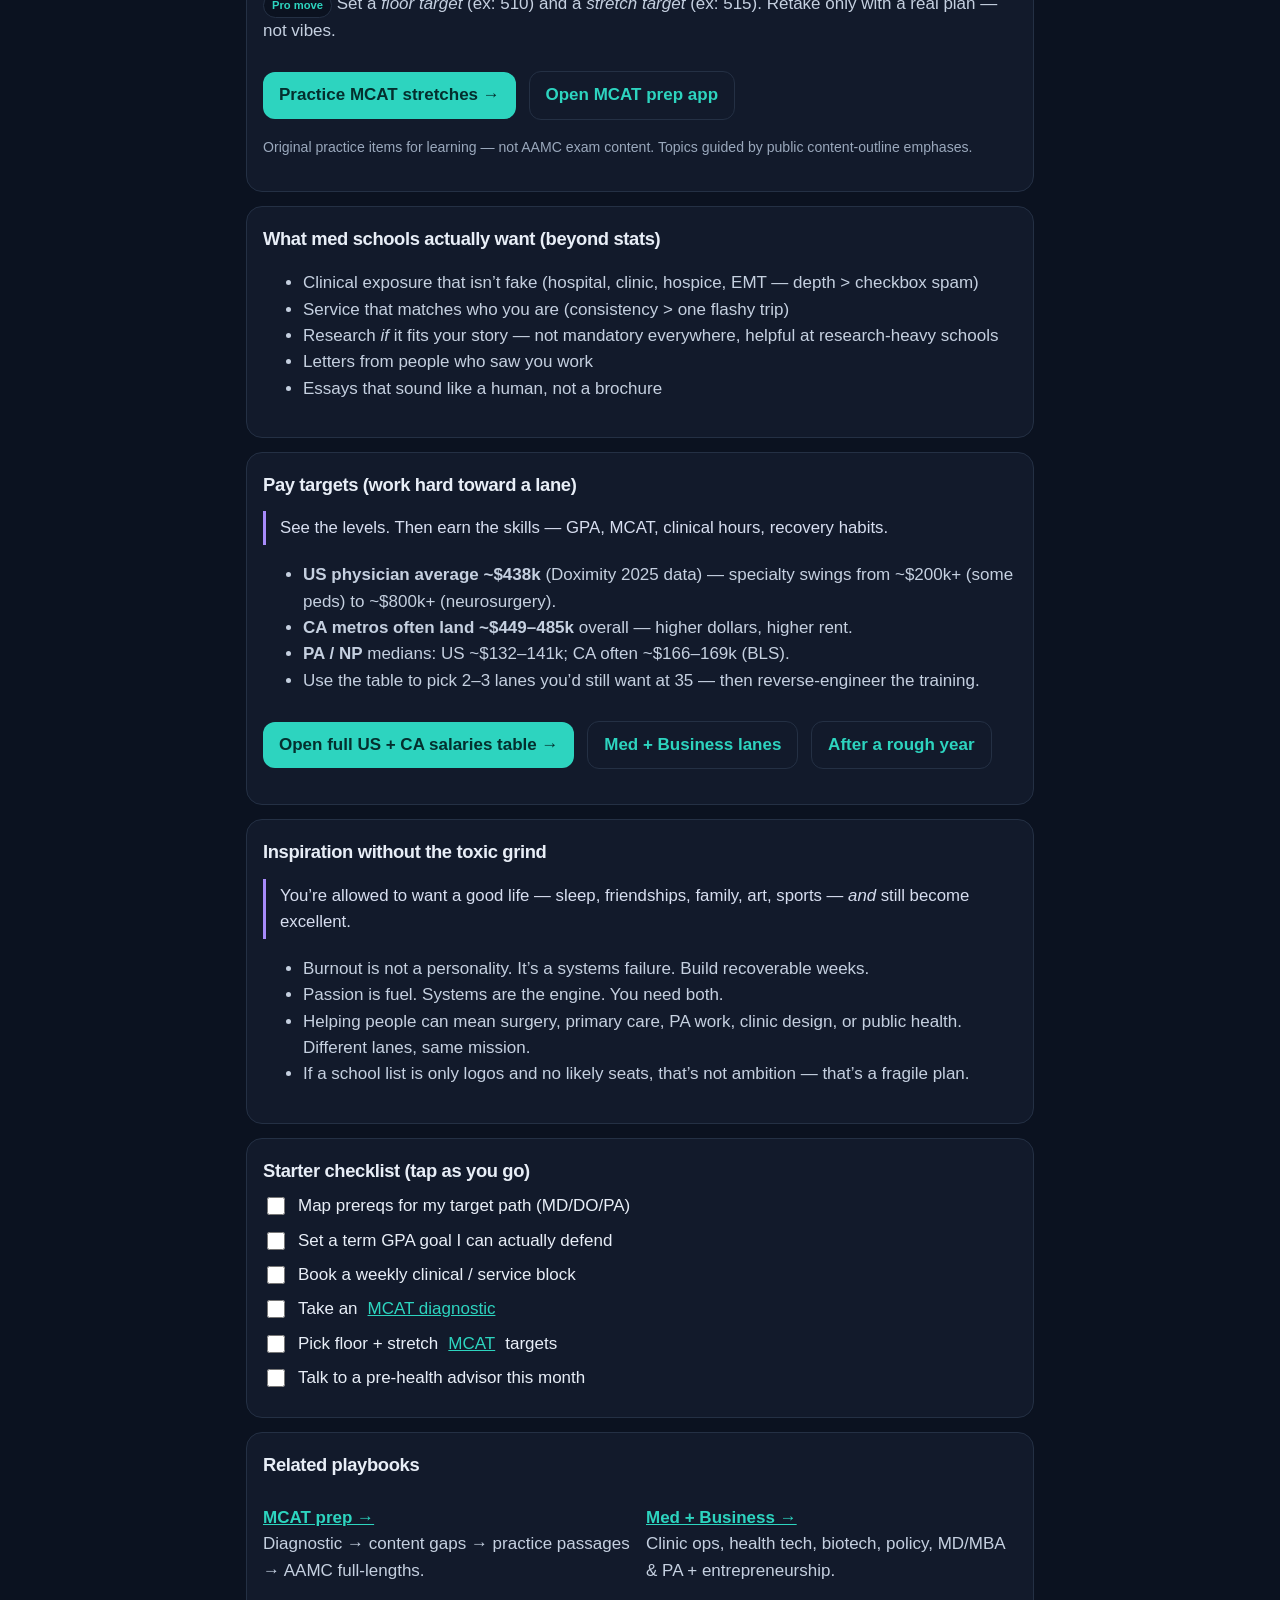
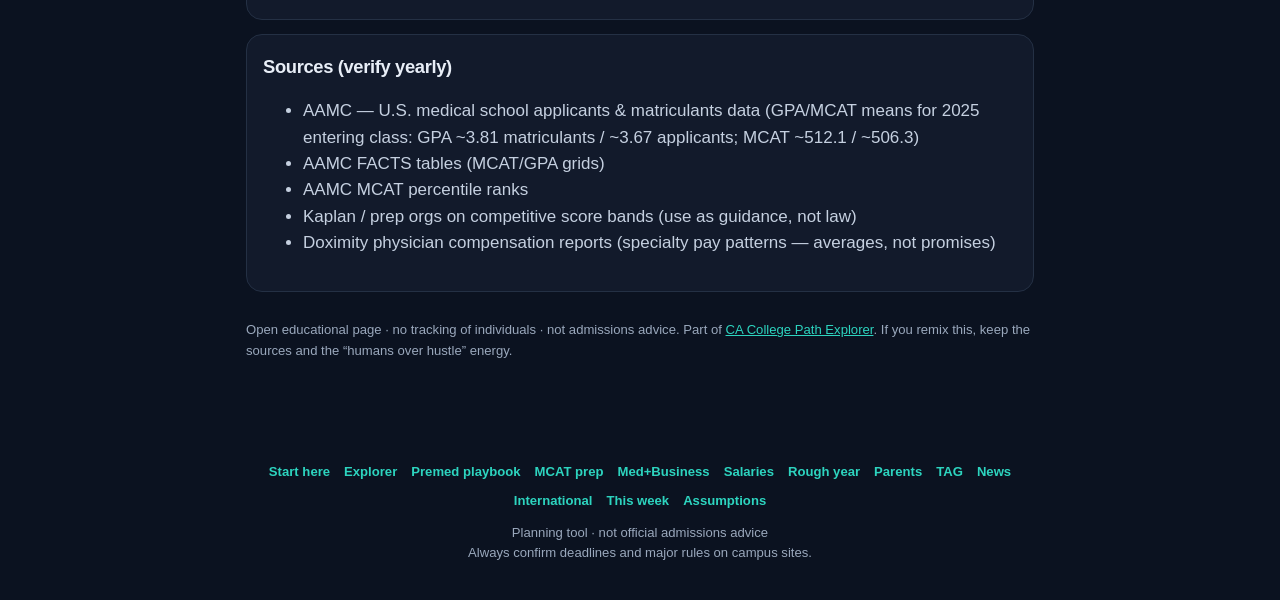
<file: premed-playbook.html>
<!DOCTYPE html>
<html lang="en">
<head>
<meta charset="UTF-8">
<meta name="viewport" content="width=device-width, initial-scale=1, viewport-fit=cover">
<meta name="theme-color" content="#0f766e">
<meta name="description" content="A Gen Z–friendly premed playbook: paths after undergrad, GPA targets, MCAT prep, and building a career from passion without the toxic grind myth.">
<title>Premed playbook · path after undergrad</title>
<style>
:root{
  --bg:#0b1220; --card:#121a2b; --ink:#e8eef7; --muted:#9aa8bc;
  --accent:#2dd4bf; --accent2:#a78bfa; --line:#243044; --good:#34d399; --warn:#fbbf24;
  --font:-apple-system,BlinkMacSystemFont,"Segoe UI",Roboto,Arial,sans-serif;
}
*{box-sizing:border-box}
html{-webkit-text-size-adjust:100%}
body{margin:0;font-family:var(--font);background:var(--bg);color:var(--ink);line-height:1.55;font-size:17px}
a{color:var(--accent)}
.wrap{max-width:820px;margin:0 auto;padding:20px 16px 64px}
.top{display:flex;justify-content:space-between;align-items:center;gap:12px;margin-bottom:18px}
.back{color:var(--muted);text-decoration:none;font-weight:600;font-size:.9rem}
.back:hover{color:var(--accent)}
.hero{
  background:linear-gradient(145deg,#142033 0%,#0f766e22 45%,#a78bfa18 100%);
  border:1px solid var(--line);border-radius:20px;padding:28px 22px;margin-bottom:22px;
}
.kicker{font-size:.75rem;font-weight:800;letter-spacing:.08em;text-transform:uppercase;color:var(--accent);margin:0 0 10px}
.hero h1{font-size:clamp(1.6rem,4vw,2.15rem);line-height:1.15;margin:0 0 12px;letter-spacing:-.03em}
.hero p{margin:0;color:var(--muted);font-size:1.05rem}
.chips{display:flex;flex-wrap:wrap;gap:8px;margin-top:16px}
.chip{background:#0b1220aa;border:1px solid var(--line);border-radius:999px;padding:8px 12px;font-size:.82rem;font-weight:700;color:var(--ink);text-decoration:none;display:inline-block}
a.chip:hover{border-color:var(--accent);color:var(--accent)}
.card{background:var(--card);border:1px solid var(--line);border-radius:16px;padding:18px 16px;margin:14px 0}
.card h2{margin:0 0 8px;font-size:1.15rem;letter-spacing:-.02em}
.card p,.card li{color:#c5d0e0}
.card h3{margin:14px 0 6px;font-size:.95rem;color:var(--accent)}
.grid{display:grid;gap:12px}
@media(min-width:700px){.grid.two{grid-template-columns:1fr 1fr}}
.path{
  display:flex;flex-wrap:wrap;gap:8px;align-items:center;margin:12px 0
}
.step{
  background:#0b1220;border:1px solid var(--line);border-radius:14px;padding:10px 12px;min-width:120px;flex:1
}
.step b{display:block;font-size:.78rem;color:var(--accent);text-transform:uppercase;letter-spacing:.04em}
.step span{font-size:.92rem;font-weight:650}
.arrow{color:var(--muted);font-weight:800}
table{width:100%;border-collapse:collapse;font-size:.9rem;margin-top:8px}
th,td{text-align:left;padding:10px 8px;border-bottom:1px solid var(--line);vertical-align:top}
th{color:var(--muted);font-size:.72rem;text-transform:uppercase;letter-spacing:.04em}
.tag{display:inline-block;font-size:.7rem;font-weight:800;padding:3px 8px;border-radius:999px;background:#0b1220;border:1px solid var(--line);color:var(--accent)}
.quote{border-left:3px solid var(--accent2);padding:4px 0 4px 14px;color:#d7def0;margin:12px 0;font-size:1.05rem}
.foot{color:var(--muted);font-size:.82rem;margin-top:28px}
.checklist label{display:flex;gap:10px;align-items:flex-start;margin:8px 0;cursor:pointer}
.checklist input{margin-top:4px;accent-color:var(--accent);width:18px;height:18px}

.cta{
  display:inline-flex;align-items:center;justify-content:center;gap:8px;
  min-height:44px;padding:10px 16px;border-radius:12px;background:var(--accent);color:#042f2e!important;
  font-weight:750;text-decoration:none;margin:10px 8px 0 0;
}
.cta.ghost{background:transparent;color:var(--accent)!important;border:1px solid var(--line)}
.site-footer{text-align:center;color:var(--muted);font-size:.82rem;padding:24px 16px 36px;line-height:1.55;max-width:820px;margin:0 auto}
.site-footer nav{display:flex;flex-wrap:wrap;gap:8px 14px;justify-content:center;margin-bottom:12px}
.site-footer nav a{color:var(--accent);font-weight:650;text-decoration:none}
.site-footer nav a:hover{text-decoration:underline}
</style>
</head>
<body>
<div class="wrap">
  <div class="top">
    <a class="back" href="index.html">← College Path Explorer</a>
  </div>

  <header class="hero">
    <p class="kicker">Premed playbook</p>
    <h1>Build a life you actually want — and can sustain.</h1>
    <p>
      Medicine isn’t a vibe. It’s a long game: curiosity + skills + stamina.
      This page is the unglamorous map — paths after undergrad, GPA reality checks,
      <a href="mcat-prep.html">MCAT</a> targets, and how to aim for med school without turning your whole personality into a LinkedIn thread.
    </p>
    <div class="chips">
      <span class="chip">MD / DO</span>
      <span class="chip">PA / NP tracks</span>
      <span class="chip">GPA targets</span>
      <a class="chip" href="mcat-prep.html">MCAT game plan →</a>
      <a class="chip" href="med-business-playbook.html">Med + Business →</a>
      <span class="chip">Passion ≠ burnout</span>
      <a class="chip" href="salaries.html">Salaries US+CA</a>
      <a class="chip" href="rough-year.html">Rough year</a>
      <a class="chip" href="start-here.html">Start here</a>
    </div>
  </header>

  <section class="card">
    <h2>TL;DR (read this first)</h2>
    <div class="quote">Your undergrad brand doesn’t set your future paycheck. Your habits, skills, and specialty path do.</div>
    <ul>
      <li><strong>Get into a college you can thrive in</strong> — then protect your GPA and keep doing real clinical/service work.</li>
      <li><strong>Med school averages (U.S. MD matriculants, 2025 entering class / AAMC):</strong> GPA ~<strong>3.81</strong>, <a href="mcat-prep.html">MCAT</a> ~<strong>512</strong>.</li>
      <li><strong>Applicant averages are lower</strong> (GPA ~3.67, <a href="mcat-prep.html">MCAT</a> ~506) — so “average applicant” ≠ “average admitted.”</li>
      <li>High-earning doctor roles usually come from <strong>specialty + practice setting</strong> later — not from undergrad flex.</li>
      <li>You can love helping people <em>and</em> build a stable life. Those aren’t opposite goals.</li>
    </ul>
  </section>

  <section class="card">
    <h2>The path (big picture)</h2>
    <div class="path" aria-label="Career path steps">
      <div class="step"><b>Now</b><span>HS / early college</span></div><span class="arrow">→</span>
      <div class="step"><b>Undergrad</b><span>Prereqs + GPA + hours</span></div><span class="arrow">→</span>
      <div class="step"><b><a href="mcat-prep.html" style="color:inherit;text-decoration:none">MCAT</a></b><span><a href="mcat-prep.html">Target + practice tests</a></span></div><span class="arrow">→</span>
      <div class="step"><b>Med school</b><span>MD or DO</span></div><span class="arrow">→</span>
      <div class="step"><b>Residency</b><span>Specialty training</span></div><span class="arrow">→</span>
      <div class="step"><b>Practice</b><span>Care + craft + life</span></div>
    </div>
    <p>Alternate forks exist (PA, NP, research, public health, clinic ops). Same idea: stack skills, don’t worship logos.</p>
  </section>

  <section class="card">
    <h2>After undergrad — real career forks</h2>
    <div class="grid two">
      <div>
        <h3>Physician path</h3>
        <ul>
          <li><strong>MD</strong> (allopathic) or <strong>DO</strong> (osteopathic) — both are doctors; licensing paths differ slightly by school/state.</li>
          <li>Then <strong>residency</strong> (3–7+ years) in a specialty.</li>
          <li>Optional fellowship for subspecialties.</li>
        </ul>
        <h3>Other clinical paths (still “help people” careers)</h3>
        <ul>
          <li><strong>PA (physician associate/assistant)</strong> — shorter training pipeline than MD/DO for many students.</li>
          <li><strong>NP / advanced nursing</strong> — usually via BSN → experience → grad nursing.</li>
          <li><strong>Pharmacy, PT, OT, public health, clinical research</strong> — different schools, same “service + science” DNA.</li>
        </ul>
      </div>
      <div>
        <h3>If you like medicine <em>and</em> systems/business</h3>
        <ul>
          <li>Clinic operations / practice management</li>
          <li>Health tech / clinical informatics</li>
          <li>Biotech / research translation</li>
          <li>Public health + policy</li>
        </ul>
        <p>You don’t have to pick “pure prestige doctor” or “sell out.” Lots of people combine care + building better systems. → <a href="med-business-playbook.html"><strong>Med + Business playbook</strong></a></p>
        <p><a class="cta ghost" href="med-business-playbook.html">Med + Business playbook →</a></p>
        <h3>About money (without making it the whole plot)</h3>
        <p>Survey data (e.g. Doximity) shows surgical/procedural specialties often earn more than primary care on average. That’s a <strong>target map</strong> — not a personality test. Pick work you can do for decades.</p>
        <p><a class="cta ghost" href="salaries.html">US + CA salary targets →</a></p>
      </div>
    </div>
  </section>

  <section class="card">
    <h2>GPA: what to aim for (real numbers)</h2>
    <p>Med schools look at overall GPA and science GPA (often called BCPM: biology, chemistry, physics, math).</p>
    <table>
      <thead><tr><th>Signal</th><th>Ballpark</th><th>What it means</th></tr></thead>
      <tbody>
        <tr><td>U.S. MD matriculant mean GPA (2025)</td><td><strong>~3.81</strong></td><td>National average for students who <em>started</em> MD programs (AAMC).</td></tr>
        <tr><td>U.S. MD applicant mean GPA (2025)</td><td><strong>~3.67</strong></td><td>Lots of applicants sit below the matriculant average.</td></tr>
        <tr><td>Practical “keep doors open” target</td><td><strong>3.6–3.8+</strong> overall, strong science trend</td><td>Not a cutoff. Trend upward matters — especially after a hard semester.</td></tr>
        <tr><td>If GPA starts lower</td><td>Post-bacc / DIY retakes / DO-friendly lists</td><td>Many students rebuild. A rocky year isn’t the end of the story.</td></tr>
      </tbody>
    </table>
    <h3>How to protect GPA without becoming a robot</h3>
    <ul>
      <li>Front-load support: tutoring, office hours, study groups — early, not after the midterm disaster.</li>
      <li>Don’t overload “prestige courses + 4 clubs + burnout” in the same term.</li>
      <li>One bad term: document what happened, then show a rebound. Admissions reads arcs.</li>
      <li>Clinical hours matter — but they don’t erase a collapsed science GPA.</li>
    </ul>
  </section>

  <section class="card">
    <h2 id="mcat"><a href="mcat-prep.html" style="color:inherit;text-decoration:none">MCAT</a>: how to prep + set a target · <a href="mcat-prep.html" style="font-size:.85rem;font-weight:700">full MCAT prep page →</a></h2>
    <p>The MCAT is scored roughly <strong>472–528</strong>. Sections: Chem/Phys, CARS, Bio/Biochem, Psych/Soc.</p>
    <table>
      <thead><tr><th>Target vibe</th><th>Total score (approx)</th><th>Notes</th></tr></thead>
      <tbody>
        <tr><td>National MD matriculant mean (2025)</td><td><strong>~512</strong></td><td>AAMC-reported mean for matriculants.</td></tr>
        <tr><td>National applicant mean (2025)</td><td><strong>~506</strong></td><td>Average applicant ≠ average admit.</td></tr>
        <tr><td>Competitive band (many MD lists)</td><td><strong>~509–514+</strong></td><td>Often cited as a strong competitive window; school lists vary.</td></tr>
        <tr><td>Stretch / highly selective programs</td><td><strong>515–520+</strong></td><td>Helpful for ultra-selective schools — not required everywhere.</td></tr>
      </tbody>
    </table>
    <h3>A sane prep system</h3>
    <ol>
      <li><strong>Diagnostic first</strong> — timed practice to see your real starting point.</li>
      <li><strong>Content gaps</strong> — chem/orgo/phys/biochem/psych as needed (don’t reread everything forever).</li>
      <li><strong>Practice passages daily</strong> — the MCAT is a reading + reasoning sport.</li>
      <li><strong>Full-lengths</strong> — build to several timed exams; prioritize <strong>AAMC</strong> practice tests near the end.</li>
      <li><strong>Hours</strong> — many 510–515 scorers land around ~<strong>275–350 focused hours</strong> (varies hard by starting score).</li>
      <li><strong>Timeline</strong> — 3–6 months part-time is common; longer if you’re in heavy STEM terms.</li>
    </ol>
    <p><span class="tag">Pro move</span> Set a <em>floor target</em> (ex: 510) and a <em>stretch target</em> (ex: 515). Retake only with a real plan — not vibes.</p>
    <p style="margin-top:14px">
      <a class="cta" href="mcat-prep.html">Practice MCAT stretches →</a>
      <a class="cta ghost" href="mcat-prep.html">Open MCAT prep app</a>
    </p>
    <p style="color:var(--muted);font-size:.88rem;margin-top:8px">Original practice items for learning — not AAMC exam content. Topics guided by public content-outline emphases.</p>
  </section>

  <section class="card">
    <h2>What med schools actually want (beyond stats)</h2>
    <ul>
      <li>Clinical exposure that isn’t fake (hospital, clinic, hospice, EMT — depth &gt; checkbox spam)</li>
      <li>Service that matches who you are (consistency &gt; one flashy trip)</li>
      <li>Research <em>if</em> it fits your story — not mandatory everywhere, helpful at research-heavy schools</li>
      <li>Letters from people who saw you work</li>
      <li>Essays that sound like a human, not a brochure</li>
    </ul>
  </section>


  <section class="card" id="salaries">
    <h2>Pay targets (work hard toward a lane)</h2>
    <div class="quote">See the levels. Then earn the skills — GPA, MCAT, clinical hours, recovery habits.</div>
    <ul>
      <li><strong>US physician average ~$438k</strong> (Doximity 2025 data) — specialty swings from ~$200k+ (some peds) to ~$800k+ (neurosurgery).</li>
      <li><strong>CA metros often land ~$449–485k</strong> overall — higher dollars, higher rent.</li>
      <li><strong>PA / NP</strong> medians: US ~$132–141k; CA often ~$166–169k (BLS).</li>
      <li>Use the table to pick 2–3 lanes you’d still want at 35 — then reverse-engineer the training.</li>
    </ul>
    <p>
      <a class="cta" href="salaries.html">Open full US + CA salaries table →</a>
      <a class="cta ghost" href="med-business-playbook.html">Med + Business lanes</a>
      <a class="cta ghost" href="rough-year.html">After a rough year</a>
    </p>
  </section>

  <section class="card">
    <h2>Inspiration without the toxic grind</h2>
    <div class="quote">You’re allowed to want a good life — sleep, friendships, family, art, sports — <em>and</em> still become excellent.</div>
    <ul>
      <li>Burnout is not a personality. It’s a systems failure. Build recoverable weeks.</li>
      <li>Passion is fuel. Systems are the engine. You need both.</li>
      <li>Helping people can mean surgery, primary care, PA work, clinic design, or public health. Different lanes, same mission.</li>
      <li>If a school list is only logos and no likely seats, that’s not ambition — that’s a fragile plan.</li>
    </ul>
  </section>

  <section class="card checklist">
    <h2>Starter checklist (tap as you go)</h2>
    <label><input type="checkbox"> Map prereqs for my target path (MD/DO/PA)</label>
    <label><input type="checkbox"> Set a term GPA goal I can actually defend</label>
    <label><input type="checkbox"> Book a weekly clinical / service block</label>
    <label><input type="checkbox"> Take an <a href="mcat-prep.html">MCAT diagnostic</a></label>
    <label><input type="checkbox"> Pick floor + stretch <a href="mcat-prep.html">MCAT</a> targets</label>
    <label><input type="checkbox"> Talk to a pre-health advisor this month</label>
  </section>


  <section class="card">
    <h2>Related playbooks</h2>
    <div class="grid two">
      <p><a href="mcat-prep.html"><strong>MCAT prep →</strong></a><br><span style="color:#c5d0e0">Diagnostic → content gaps → practice passages → AAMC full-lengths.</span></p>
      <p><a href="med-business-playbook.html"><strong>Med + Business →</strong></a><br><span style="color:#c5d0e0">Clinic ops, health tech, biotech, policy, MD/MBA &amp; PA + entrepreneurship.</span></p>
    </div>
  </section>

  <section class="card">
    <h2>Sources (verify yearly)</h2>
    <ul>
      <li>AAMC — U.S. medical school applicants &amp; matriculants data (GPA/MCAT means for 2025 entering class: GPA ~3.81 matriculants / ~3.67 applicants; MCAT ~512.1 / ~506.3)</li>
      <li>AAMC FACTS tables (MCAT/GPA grids)</li>
      <li>AAMC MCAT percentile ranks</li>
      <li>Kaplan / prep orgs on competitive score bands (use as guidance, not law)</li>
      <li>Doximity physician compensation reports (specialty pay patterns — averages, not promises)</li>
    </ul>
  </section>

  <p class="foot">
    Open educational page · no tracking of individuals · not admissions advice.
    Part of <a href="index.html">CA College Path Explorer</a>.
    If you remix this, keep the sources and the “humans over hustle” energy.
  </p>
</div>
<div id="site-footer-slot"></div>
<script>
  // Persist checklist locally in-browser only (no server). Optional quality-of-life.
  document.querySelectorAll('.checklist input').forEach((el, i) => {
    const key = 'premed-playbook-check-' + i;
    el.checked = localStorage.getItem(key) === '1';
    el.addEventListener('change', () => localStorage.setItem(key, el.checked ? '1' : '0'));
  });
</script>
<script src="footer.js"></script>
</body>
</html>
</file>
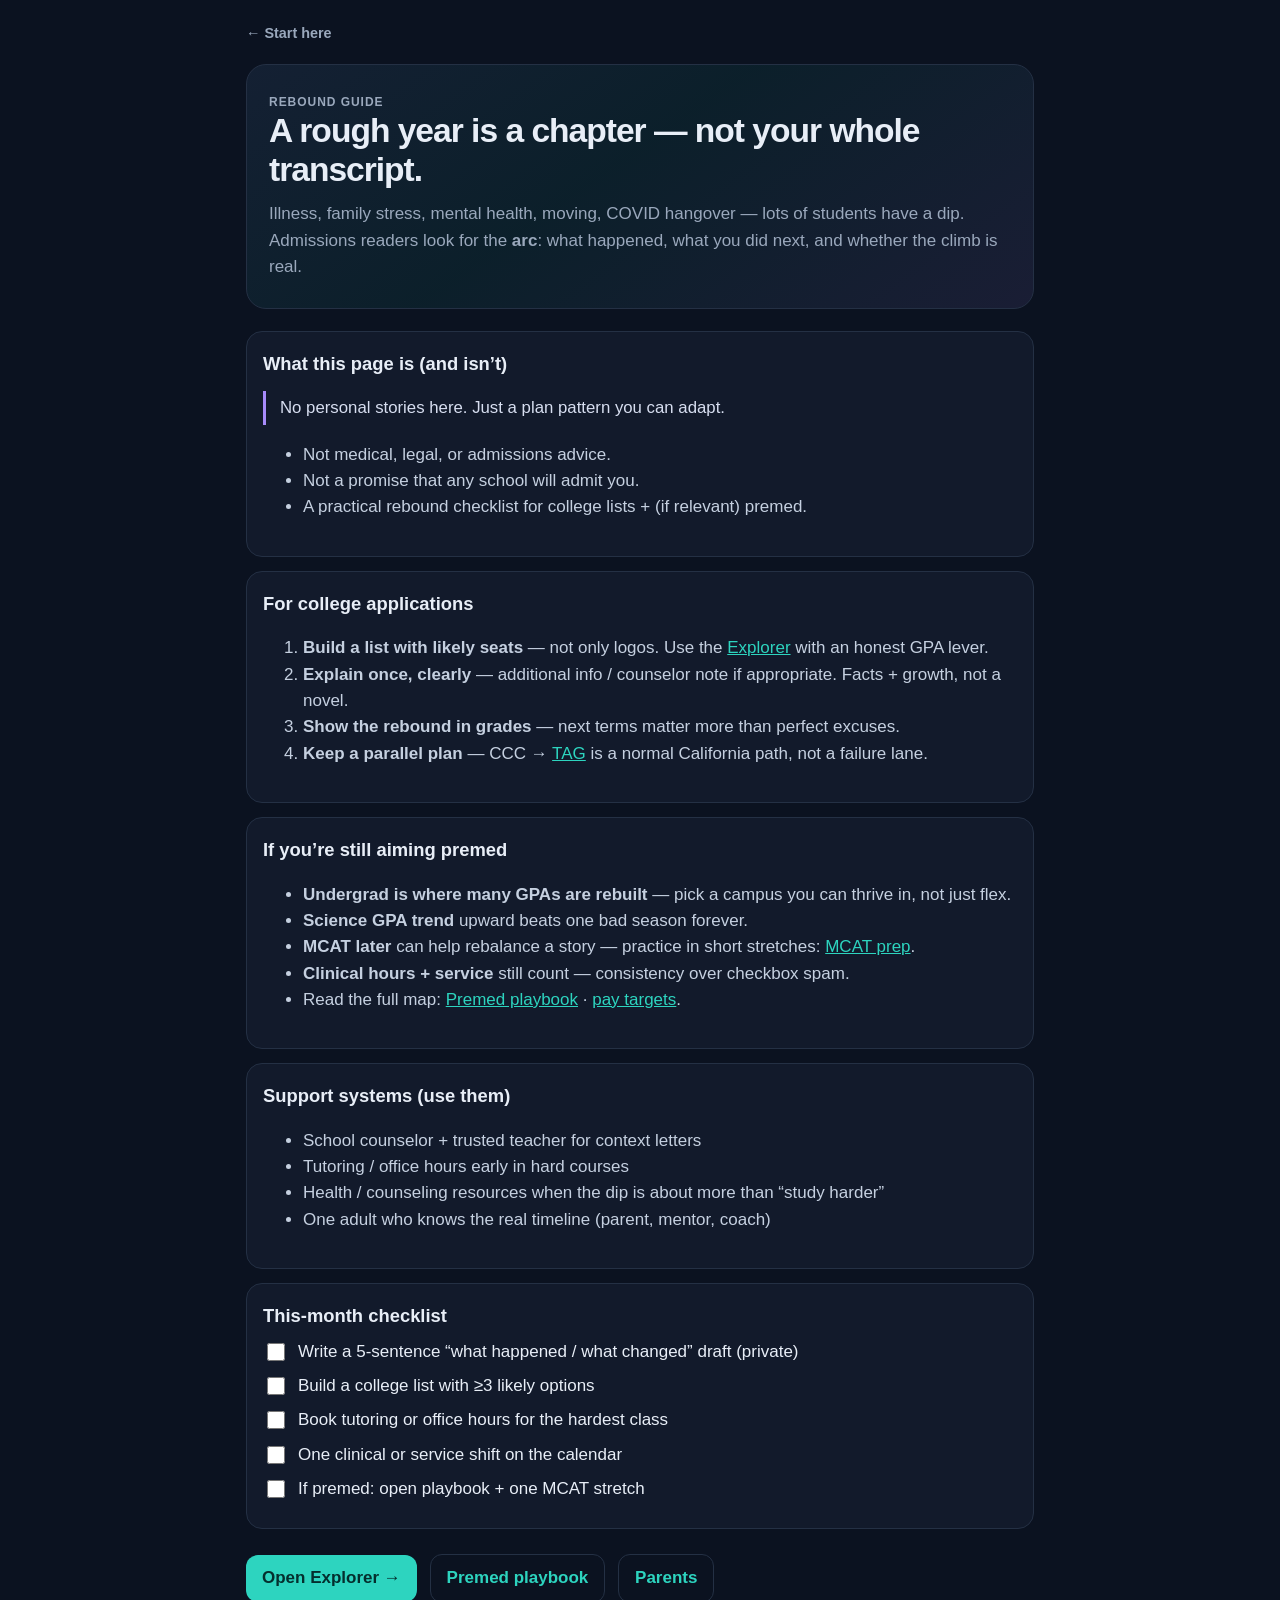
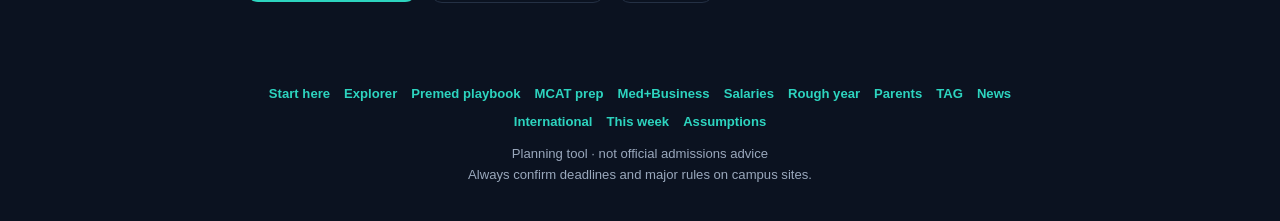
<file: rough-year.html>
<!DOCTYPE html>
<html lang="en">
<head>
<meta charset="UTF-8">
<meta name="viewport" content="width=device-width, initial-scale=1, viewport-fit=cover">
<meta name="theme-color" content="#0f766e">
<meta name="description" content="Generic guide for students whose grades dipped — rebound plan for college and premed paths. No personal stories.">
<title>After a rough year · rebound guide</title>
<style>
:root{--bg:#0b1220;--card:#121a2b;--ink:#e8eef7;--muted:#9aa8bc;--accent:#2dd4bf;--accent2:#a78bfa;--line:#243044;--font:-apple-system,BlinkMacSystemFont,"Segoe UI",Roboto,Arial,sans-serif}
*{box-sizing:border-box}body{margin:0;font-family:var(--font);background:var(--bg);color:var(--ink);line-height:1.55;font-size:17px}
a{color:var(--accent)}.wrap{max-width:820px;margin:0 auto;padding:20px 16px 40px}
.back{color:var(--muted);text-decoration:none;font-weight:600;font-size:.9rem}
.hero{background:linear-gradient(145deg,#142033 0%,#0f766e22 45%,#a78bfa18 100%);border:1px solid var(--line);border-radius:20px;padding:28px 22px;margin:18px 0 22px}
.kicker{font-size:.75rem;font-weight:800;letter-spacing:.08em;text-transform:uppercase;color:var(--accent);margin:0 0 10px}
h1{font-size:clamp(1.55rem,4vw,2.1rem);line-height:1.15;margin:0 0 12px;letter-spacing:-.03em}
.hero p{margin:0;color:var(--muted)}
.card{background:var(--card);border:1px solid var(--line);border-radius:16px;padding:18px 16px;margin:14px 0}
.card h2{margin:0 0 8px;font-size:1.15rem}.card p,.card li{color:#c5d0e0}
.quote{border-left:3px solid var(--accent2);padding:4px 0 4px 14px;color:#d7def0;margin:12px 0;font-size:1.05rem}
.cta{display:inline-flex;align-items:center;min-height:44px;padding:10px 16px;border-radius:12px;background:var(--accent);color:#042f2e!important;font-weight:750;text-decoration:none;margin:8px 8px 0 0}
.cta.ghost{background:transparent;color:var(--accent)!important;border:1px solid var(--line)}
.checklist label{display:flex;gap:10px;align-items:flex-start;margin:8px 0;cursor:pointer}
.checklist input{margin-top:4px;accent-color:var(--accent);width:18px;height:18px}
</style>
</head>
<body>
<div class="wrap">
  <a class="back" href="start-here.html">← Start here</a>
  <header class="hero">
    <p class="kicker">Rebound guide</p>
    <h1>A rough year is a chapter — not your whole transcript.</h1>
    <p>Illness, family stress, mental health, moving, COVID hangover — lots of students have a dip. Admissions readers look for the <strong>arc</strong>: what happened, what you did next, and whether the climb is real.</p>
  </header>

  <section class="card">
    <h2>What this page is (and isn’t)</h2>
    <div class="quote">No personal stories here. Just a plan pattern you can adapt.</div>
    <ul>
      <li>Not medical, legal, or admissions advice.</li>
      <li>Not a promise that any school will admit you.</li>
      <li>A practical rebound checklist for college lists + (if relevant) premed.</li>
    </ul>
  </section>

  <section class="card">
    <h2>For college applications</h2>
    <ol>
      <li><strong>Build a list with likely seats</strong> — not only logos. Use the <a href="index.html">Explorer</a> with an honest GPA lever.</li>
      <li><strong>Explain once, clearly</strong> — additional info / counselor note if appropriate. Facts + growth, not a novel.</li>
      <li><strong>Show the rebound in grades</strong> — next terms matter more than perfect excuses.</li>
      <li><strong>Keep a parallel plan</strong> — CCC → <a href="tag.html">TAG</a> is a normal California path, not a failure lane.</li>
    </ol>
  </section>

  <section class="card">
    <h2>If you’re still aiming premed</h2>
    <ul>
      <li><strong>Undergrad is where many GPAs are rebuilt</strong> — pick a campus you can thrive in, not just flex.</li>
      <li><strong>Science GPA trend</strong> upward beats one bad season forever.</li>
      <li><strong>MCAT later</strong> can help rebalance a story — practice in short stretches: <a href="mcat-prep.html">MCAT prep</a>.</li>
      <li><strong>Clinical hours + service</strong> still count — consistency over checkbox spam.</li>
      <li>Read the full map: <a href="premed-playbook.html">Premed playbook</a> · <a href="salaries.html">pay targets</a>.</li>
    </ul>
  </section>

  <section class="card">
    <h2>Support systems (use them)</h2>
    <ul>
      <li>School counselor + trusted teacher for context letters</li>
      <li>Tutoring / office hours early in hard courses</li>
      <li>Health / counseling resources when the dip is about more than “study harder”</li>
      <li>One adult who knows the real timeline (parent, mentor, coach)</li>
    </ul>
  </section>

  <section class="card checklist">
    <h2>This-month checklist</h2>
    <label><input type="checkbox"> Write a 5-sentence “what happened / what changed” draft (private)</label>
    <label><input type="checkbox"> Build a college list with ≥3 likely options</label>
    <label><input type="checkbox"> Book tutoring or office hours for the hardest class</label>
    <label><input type="checkbox"> One clinical or service shift on the calendar</label>
    <label><input type="checkbox"> If premed: open playbook + one MCAT stretch</label>
  </section>

  <p>
    <a class="cta" href="index.html">Open Explorer →</a>
    <a class="cta ghost" href="premed-playbook.html">Premed playbook</a>
    <a class="cta ghost" href="parents.html">Parents</a>
  </p>
</div>
<div id="site-footer-slot"></div>
<script>
document.querySelectorAll('.checklist input').forEach((el,i)=>{
  const k='rough-year-check-'+i;
  el.checked=localStorage.getItem(k)==='1';
  el.addEventListener('change',()=>localStorage.setItem(k,el.checked?'1':'0'));
});
</script>
<script src="footer.js"></script>
</body>
</html>
</file>
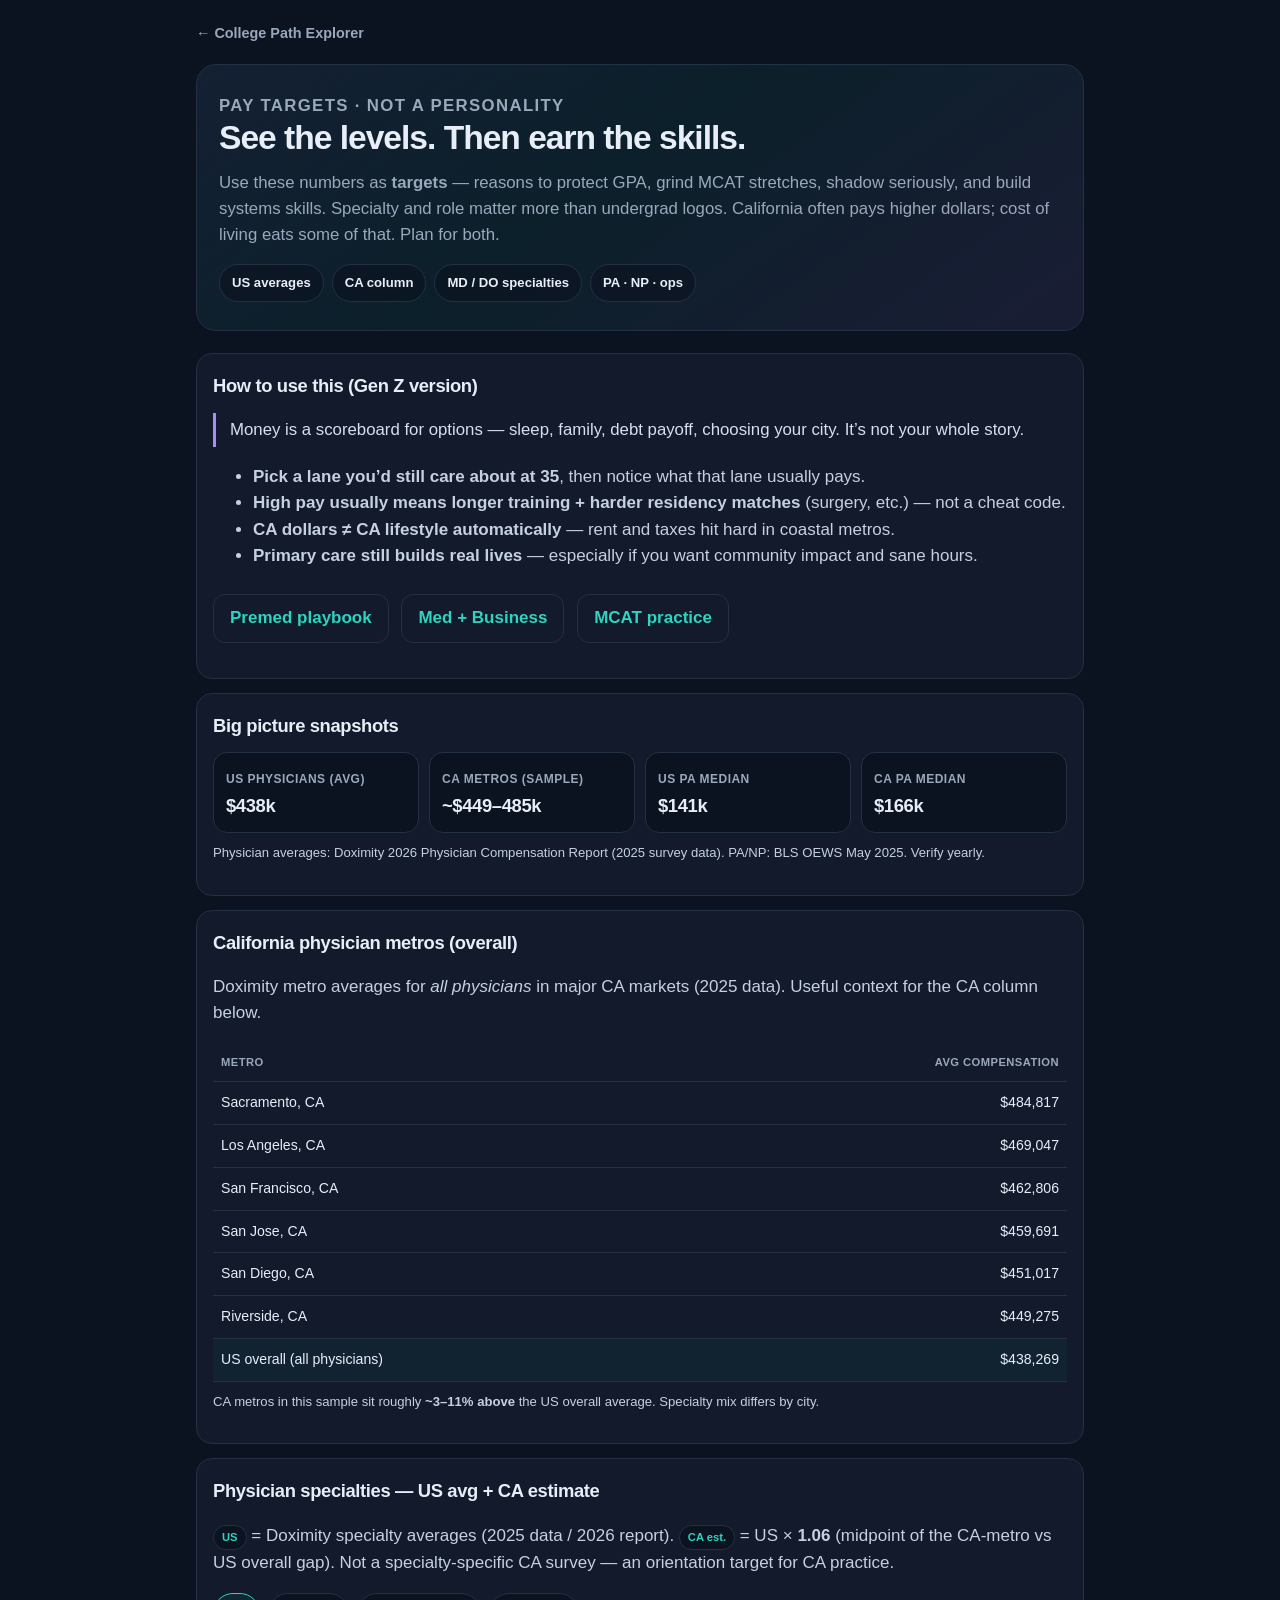
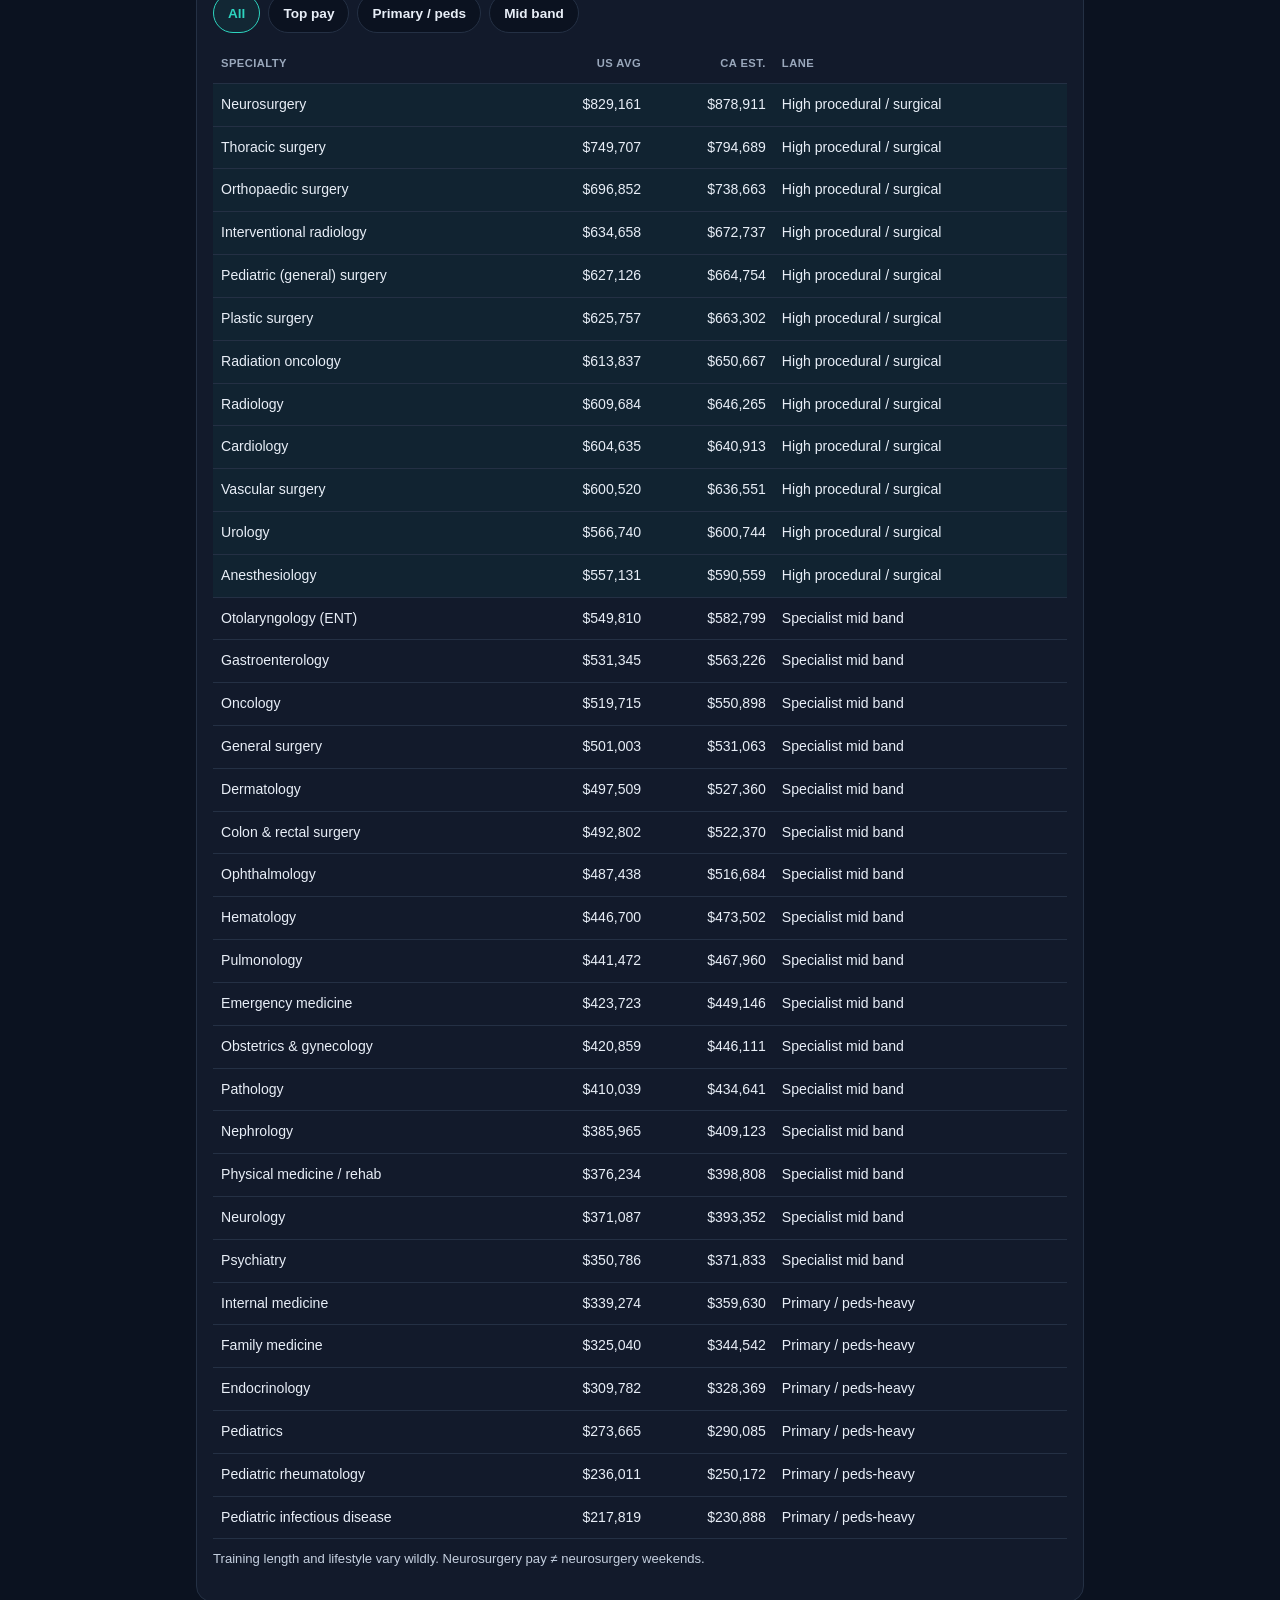
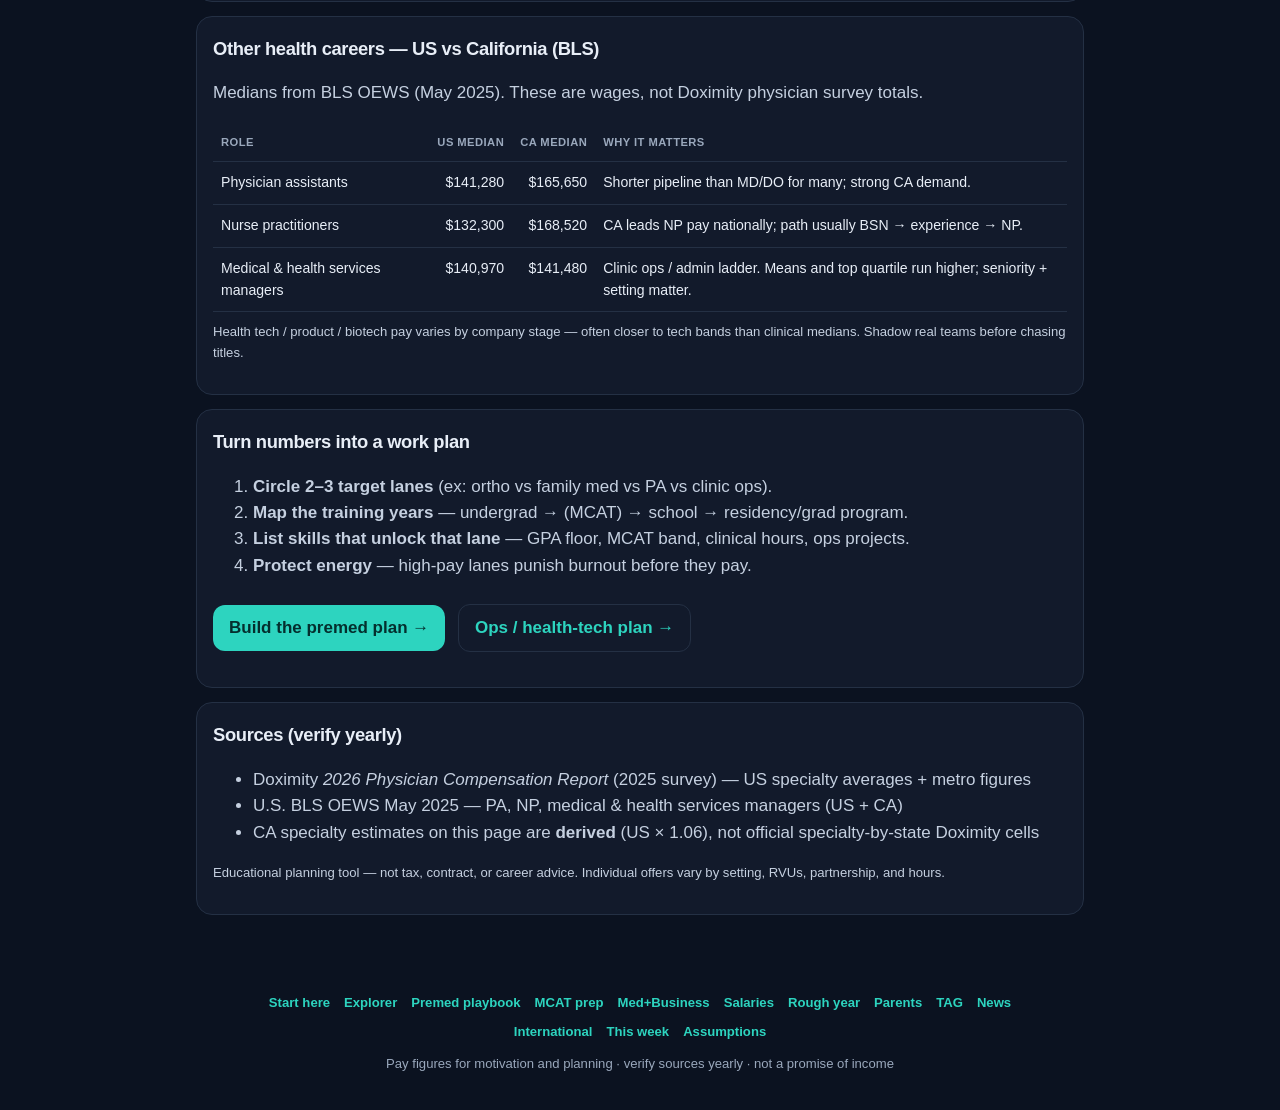
<file: salaries.html>
<!DOCTYPE html>
<html lang="en">
<head>
<meta charset="UTF-8">
<meta name="viewport" content="width=device-width, initial-scale=1, viewport-fit=cover">
<meta name="theme-color" content="#0f766e">
<meta name="description" content="Health career pay targets: US averages vs California for physician specialties, PA, NP, and clinic ops — motivation without the greed spiral.">
<title>Health career salaries · US + California</title>
<style>
:root{
  --bg:#0b1220; --card:#121a2b; --ink:#e8eef7; --muted:#9aa8bc;
  --accent:#2dd4bf; --accent2:#a78bfa; --line:#243044; --good:#34d399; --warn:#fbbf24;
  --font:-apple-system,BlinkMacSystemFont,"Segoe UI",Roboto,Arial,sans-serif;
}
*{box-sizing:border-box}
html{-webkit-text-size-adjust:100%}
body{margin:0;font-family:var(--font);background:var(--bg);color:var(--ink);line-height:1.55;font-size:17px}
a{color:var(--accent)}
.wrap{max-width:920px;margin:0 auto;padding:20px 16px 40px}
.top{margin-bottom:18px}
.back{color:var(--muted);text-decoration:none;font-weight:600;font-size:.9rem}
.back:hover{color:var(--accent)}
.hero{
  background:linear-gradient(145deg,#142033 0%,#0f766e22 45%,#a78bfa18 100%);
  border:1px solid var(--line);border-radius:20px;padding:28px 22px;margin-bottom:22px;
}
.kicker{font-size:.75rem;font-weight:800;letter-spacing:.08em;text-transform:uppercase;color:var(--accent);margin:0 0 10px}
.hero h1{font-size:clamp(1.55rem,4vw,2.1rem);line-height:1.15;margin:0 0 12px;letter-spacing:-.03em}
.hero p{margin:0;color:var(--muted);font-size:1.05rem}
.chips{display:flex;flex-wrap:wrap;gap:8px;margin-top:16px}
.chip{background:#0b1220aa;border:1px solid var(--line);border-radius:999px;padding:8px 12px;font-size:.82rem;font-weight:700}
.card{background:var(--card);border:1px solid var(--line);border-radius:16px;padding:18px 16px;margin:14px 0}
.card h2{margin:0 0 8px;font-size:1.15rem;letter-spacing:-.02em}
.card h3{margin:14px 0 6px;font-size:.95rem;color:var(--accent)}
.card p,.card li{color:#c5d0e0}
.quote{border-left:3px solid var(--accent2);padding:4px 0 4px 14px;color:#d7def0;margin:12px 0;font-size:1.05rem}
.tag{display:inline-block;font-size:.7rem;font-weight:800;padding:3px 8px;border-radius:999px;background:#0b1220;border:1px solid var(--line);color:var(--accent)}
.cta{
  display:inline-flex;align-items:center;justify-content:center;gap:8px;
  min-height:44px;padding:10px 16px;border-radius:12px;background:var(--accent);color:#042f2e!important;
  font-weight:750;text-decoration:none;margin:8px 8px 0 0;
}
.cta.ghost{background:transparent;color:var(--accent)!important;border:1px solid var(--line)}
.scroll{overflow-x:auto;-webkit-overflow-scrolling:touch;margin:10px -4px 0;padding:0 4px}
table{width:100%;border-collapse:collapse;font-size:.88rem;min-width:560px}
th,td{text-align:left;padding:10px 8px;border-bottom:1px solid var(--line);vertical-align:top}
th{color:var(--muted);font-size:.7rem;text-transform:uppercase;letter-spacing:.04em;position:sticky;top:0;background:var(--card)}
td.num,th.num{text-align:right;font-variant-numeric:tabular-nums;white-space:nowrap}
tr:hover td{background:#0b122040}
.hi td{background:#0f766e18}
.note{font-size:.82rem;color:var(--muted);margin-top:10px}
.filters{display:flex;flex-wrap:wrap;gap:8px;margin:12px 0}
.filters button{
  border:1px solid var(--line);background:#0b1220;color:var(--ink);border-radius:999px;
  padding:8px 14px;font-weight:700;font-size:.85rem;cursor:pointer;min-height:40px
}
.filters button.active{border-color:var(--accent);color:var(--accent);background:#0f766e22}
.statgrid{display:grid;gap:10px;grid-template-columns:1fr 1fr;margin-top:12px}
@media(min-width:700px){.statgrid{grid-template-columns:repeat(4,1fr)}}
.stat{background:#0b1220;border:1px solid var(--line);border-radius:14px;padding:12px}
.stat b{display:block;font-size:1.15rem;letter-spacing:-.02em}
.stat span{font-size:.75rem;color:var(--muted);font-weight:700;text-transform:uppercase;letter-spacing:.04em}
</style>
</head>
<body>
<div class="wrap">
  <div class="top"><a class="back" href="index.html">← College Path Explorer</a></div>

  <header class="hero">
    <p class="kicker">Pay targets · not a personality</p>
    <h1>See the levels. Then earn the skills.</h1>
    <p>
      Use these numbers as <strong>targets</strong> — reasons to protect GPA, grind MCAT stretches,
      shadow seriously, and build systems skills. Specialty and role matter more than undergrad logos.
      California often pays higher dollars; cost of living eats some of that. Plan for both.
    </p>
    <div class="chips">
      <span class="chip">US averages</span>
      <span class="chip">CA column</span>
      <span class="chip">MD / DO specialties</span>
      <span class="chip">PA · NP · ops</span>
    </div>
  </header>

  <section class="card">
    <h2>How to use this (Gen Z version)</h2>
    <div class="quote">Money is a scoreboard for options — sleep, family, debt payoff, choosing your city. It’s not your whole story.</div>
    <ul>
      <li><strong>Pick a lane you’d still care about at 35</strong>, then notice what that lane usually pays.</li>
      <li><strong>High pay usually means longer training + harder residency matches</strong> (surgery, etc.) — not a cheat code.</li>
      <li><strong>CA dollars ≠ CA lifestyle automatically</strong> — rent and taxes hit hard in coastal metros.</li>
      <li><strong>Primary care still builds real lives</strong> — especially if you want community impact and sane hours.</li>
    </ul>
    <p>
      <a class="cta ghost" href="premed-playbook.html">Premed playbook</a>
      <a class="cta ghost" href="med-business-playbook.html">Med + Business</a>
      <a class="cta ghost" href="mcat-prep.html">MCAT practice</a>
    </p>
  </section>

  <section class="card">
    <h2>Big picture snapshots</h2>
    <div class="statgrid">
      <div class="stat"><span>US physicians (avg)</span><b>$438k</b></div>
      <div class="stat"><span>CA metros (sample)</span><b>~$449–485k</b></div>
      <div class="stat"><span>US PA median</span><b>$141k</b></div>
      <div class="stat"><span>CA PA median</span><b>$166k</b></div>
    </div>
    <p class="note">Physician averages: Doximity 2026 Physician Compensation Report (2025 survey data). PA/NP: BLS OEWS May 2025. Verify yearly.</p>
  </section>

  <section class="card">
    <h2>California physician metros (overall)</h2>
    <p>Doximity metro averages for <em>all physicians</em> in major CA markets (2025 data). Useful context for the CA column below.</p>
    <div class="scroll">
      <table>
        <thead><tr><th>Metro</th><th class="num">Avg compensation</th></tr></thead>
        <tbody>
          <tr><td>Sacramento, CA</td><td class="num">$484,817</td></tr>
          <tr><td>Los Angeles, CA</td><td class="num">$469,047</td></tr>
          <tr><td>San Francisco, CA</td><td class="num">$462,806</td></tr>
          <tr><td>San Jose, CA</td><td class="num">$459,691</td></tr>
          <tr><td>San Diego, CA</td><td class="num">$451,017</td></tr>
          <tr><td>Riverside, CA</td><td class="num">$449,275</td></tr>
          <tr class="hi"><td>US overall (all physicians)</td><td class="num">$438,269</td></tr>
        </tbody>
      </table>
    </div>
    <p class="note">CA metros in this sample sit roughly <strong>~3–11% above</strong> the US overall average. Specialty mix differs by city.</p>
  </section>

  <section class="card">
    <h2>Physician specialties — US avg + CA estimate</h2>
    <p>
      <span class="tag">US</span> = Doximity specialty averages (2025 data / 2026 report).
      <span class="tag">CA est.</span> = US × <strong>1.06</strong> (midpoint of the CA-metro vs US overall gap).
      Not a specialty-specific CA survey — an orientation target for CA practice.
    </p>
    <div class="filters" id="specFilters" role="group" aria-label="Filter specialties">
      <button type="button" class="active" data-filter="all">All</button>
      <button type="button" data-filter="top">Top pay</button>
      <button type="button" data-filter="primary">Primary / peds</button>
      <button type="button" data-filter="mid">Mid band</button>
    </div>
    <div class="scroll">
      <table id="specTable">
        <thead>
          <tr>
            <th>Specialty</th>
            <th class="num">US avg</th>
            <th class="num">CA est.</th>
            <th>Lane</th>
          </tr>
        </thead>
        <tbody id="specBody"></tbody>
      </table>
    </div>
    <p class="note">Training length and lifestyle vary wildly. Neurosurgery pay ≠ neurosurgery weekends.</p>
  </section>

  <section class="card">
    <h2>Other health careers — US vs California (BLS)</h2>
    <p>Medians from BLS OEWS (May 2025). These are wages, not Doximity physician survey totals.</p>
    <div class="scroll">
      <table>
        <thead>
          <tr><th>Role</th><th class="num">US median</th><th class="num">CA median</th><th>Why it matters</th></tr>
        </thead>
        <tbody>
          <tr>
            <td>Physician assistants</td>
            <td class="num">$141,280</td>
            <td class="num">$165,650</td>
            <td>Shorter pipeline than MD/DO for many; strong CA demand.</td>
          </tr>
          <tr>
            <td>Nurse practitioners</td>
            <td class="num">$132,300</td>
            <td class="num">$168,520</td>
            <td>CA leads NP pay nationally; path usually BSN → experience → NP.</td>
          </tr>
          <tr>
            <td>Medical &amp; health services managers</td>
            <td class="num">$140,970</td>
            <td class="num">$141,480</td>
            <td>Clinic ops / admin ladder. Means and top quartile run higher; seniority + setting matter.</td>
          </tr>
        </tbody>
      </table>
    </div>
    <p class="note">Health tech / product / biotech pay varies by company stage — often closer to tech bands than clinical medians. Shadow real teams before chasing titles.</p>
  </section>

  <section class="card">
    <h2>Turn numbers into a work plan</h2>
    <ol>
      <li><strong>Circle 2–3 target lanes</strong> (ex: ortho vs family med vs PA vs clinic ops).</li>
      <li><strong>Map the training years</strong> — undergrad → (MCAT) → school → residency/grad program.</li>
      <li><strong>List skills that unlock that lane</strong> — GPA floor, MCAT band, clinical hours, ops projects.</li>
      <li><strong>Protect energy</strong> — high-pay lanes punish burnout before they pay.</li>
    </ol>
    <p>
      <a class="cta" href="premed-playbook.html">Build the premed plan →</a>
      <a class="cta ghost" href="med-business-playbook.html">Ops / health-tech plan →</a>
    </p>
  </section>

  <section class="card">
    <h2>Sources (verify yearly)</h2>
    <ul>
      <li>Doximity <em>2026 Physician Compensation Report</em> (2025 survey) — US specialty averages + metro figures</li>
      <li>U.S. BLS OEWS May 2025 — PA, NP, medical &amp; health services managers (US + CA)</li>
      <li>CA specialty estimates on this page are <strong>derived</strong> (US × 1.06), not official specialty-by-state Doximity cells</li>
    </ul>
    <p class="note">Educational planning tool — not tax, contract, or career advice. Individual offers vary by setting, RVUs, partnership, and hours.</p>
  </section>
</div>
<div id="site-footer-slot" data-extra="Pay figures for motivation and planning · verify sources yearly · not a promise of income"></div>
<script>
(function () {
  const SPECS = [
    { name: "Neurosurgery", us: 829161, lane: "top" },
    { name: "Thoracic surgery", us: 749707, lane: "top" },
    { name: "Orthopaedic surgery", us: 696852, lane: "top" },
    { name: "Interventional radiology", us: 634658, lane: "top" },
    { name: "Pediatric (general) surgery", us: 627126, lane: "top" },
    { name: "Plastic surgery", us: 625757, lane: "top" },
    { name: "Radiation oncology", us: 613837, lane: "top" },
    { name: "Radiology", us: 609684, lane: "top" },
    { name: "Cardiology", us: 604635, lane: "top" },
    { name: "Vascular surgery", us: 600520, lane: "top" },
    { name: "Urology", us: 566740, lane: "top" },
    { name: "Anesthesiology", us: 557131, lane: "top" },
    { name: "Otolaryngology (ENT)", us: 549810, lane: "mid" },
    { name: "Gastroenterology", us: 531345, lane: "mid" },
    { name: "Oncology", us: 519715, lane: "mid" },
    { name: "General surgery", us: 501003, lane: "mid" },
    { name: "Dermatology", us: 497509, lane: "mid" },
    { name: "Colon & rectal surgery", us: 492802, lane: "mid" },
    { name: "Ophthalmology", us: 487438, lane: "mid" },
    { name: "Hematology", us: 446700, lane: "mid" },
    { name: "Pulmonology", us: 441472, lane: "mid" },
    { name: "Emergency medicine", us: 423723, lane: "mid" },
    { name: "Obstetrics & gynecology", us: 420859, lane: "mid" },
    { name: "Pathology", us: 410039, lane: "mid" },
    { name: "Nephrology", us: 385965, lane: "mid" },
    { name: "Physical medicine / rehab", us: 376234, lane: "mid" },
    { name: "Neurology", us: 371087, lane: "mid" },
    { name: "Psychiatry", us: 350786, lane: "mid" },
    { name: "Internal medicine", us: 339274, lane: "primary" },
    { name: "Family medicine", us: 325040, lane: "primary" },
    { name: "Endocrinology", us: 309782, lane: "primary" },
    { name: "Pediatrics", us: 273665, lane: "primary" },
    { name: "Pediatric rheumatology", us: 236011, lane: "primary" },
    { name: "Pediatric infectious disease", us: 217819, lane: "primary" }
  ];
  const CA_MULT = 1.06;
  const money = (n) => "$" + Math.round(n).toLocaleString("en-US");
  const body = document.getElementById("specBody");
  let filter = "all";

  function laneLabel(l) {
    if (l === "top") return "High procedural / surgical";
    if (l === "primary") return "Primary / peds-heavy";
    return "Specialist mid band";
  }

  function render() {
    body.innerHTML = "";
    SPECS.filter((s) => filter === "all" || s.lane === filter || (filter === "top" && s.lane === "top"))
      .forEach((s) => {
        const tr = document.createElement("tr");
        if (s.lane === "top") tr.className = "hi";
        tr.dataset.lane = s.lane;
        tr.innerHTML =
          "<td>" + s.name + "</td>" +
          '<td class="num">' + money(s.us) + "</td>" +
          '<td class="num">' + money(s.us * CA_MULT) + "</td>" +
          "<td>" + laneLabel(s.lane) + "</td>";
        body.appendChild(tr);
      });
  }

  document.querySelectorAll("#specFilters button").forEach((btn) => {
    btn.addEventListener("click", () => {
      document.querySelectorAll("#specFilters button").forEach((b) => b.classList.remove("active"));
      btn.classList.add("active");
      filter = btn.getAttribute("data-filter");
      render();
    });
  });
  render();
})();
</script>
<script src="footer.js"></script>
</body>
</html>
</file>
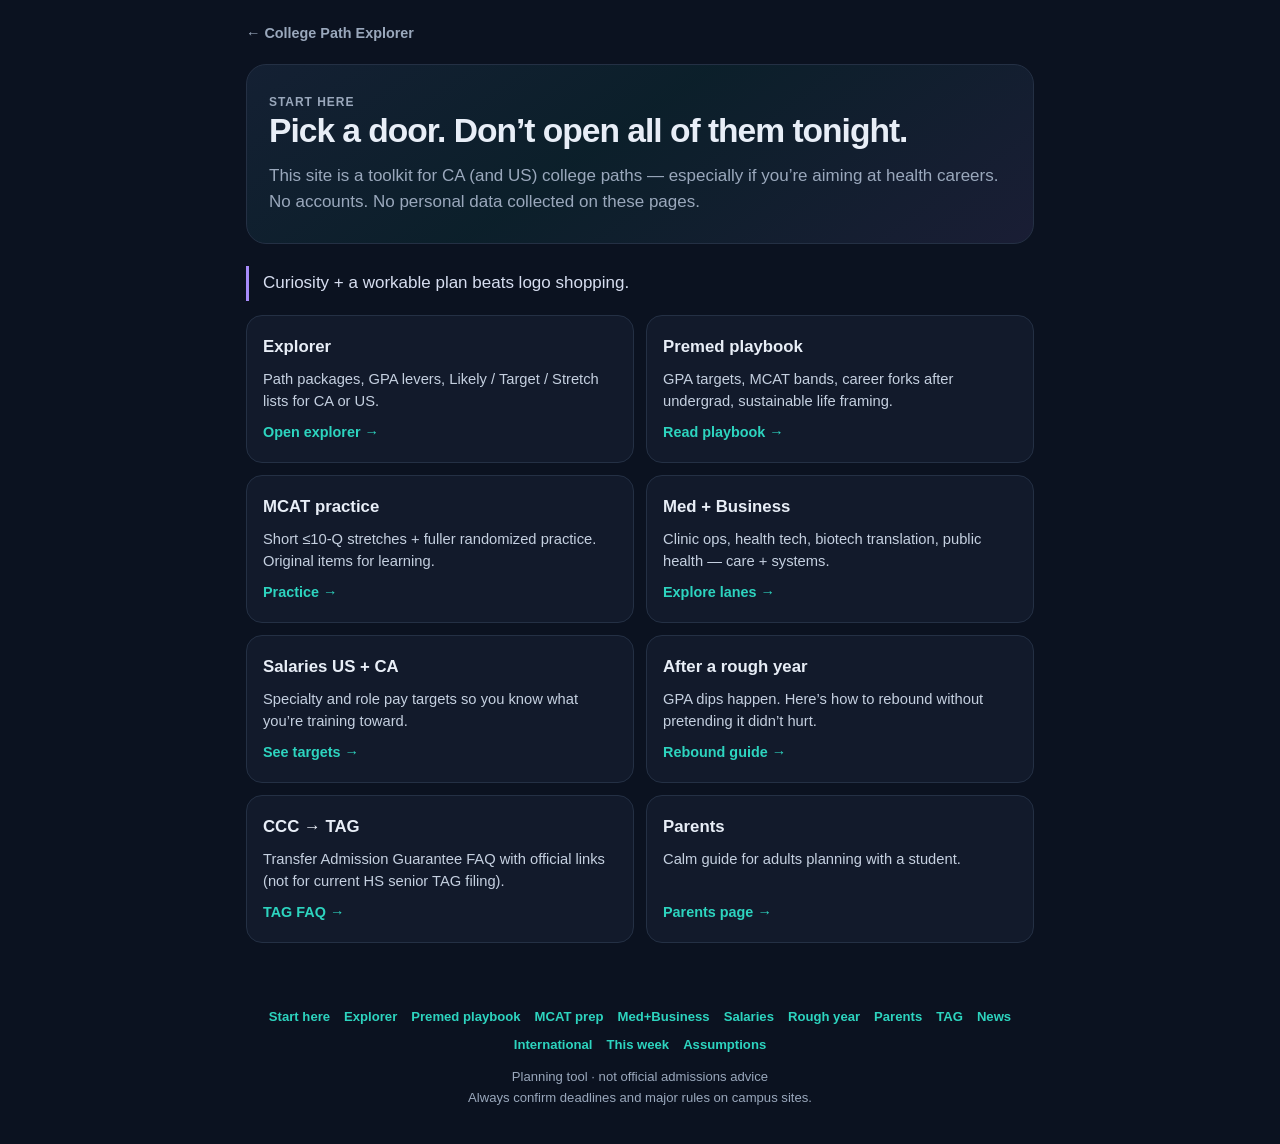
<file: start-here.html>
<!DOCTYPE html>
<html lang="en">
<head>
<meta charset="UTF-8">
<meta name="viewport" content="width=device-width, initial-scale=1, viewport-fit=cover">
<meta name="theme-color" content="#0f766e">
<meta name="description" content="Start here: map of College Path tools for students — explorer, playbooks, MCAT practice, salaries.">
<title>Start here · College Path</title>
<style>
:root{--bg:#0b1220;--card:#121a2b;--ink:#e8eef7;--muted:#9aa8bc;--accent:#2dd4bf;--accent2:#a78bfa;--line:#243044;--font:-apple-system,BlinkMacSystemFont,"Segoe UI",Roboto,Arial,sans-serif}
*{box-sizing:border-box}body{margin:0;font-family:var(--font);background:var(--bg);color:var(--ink);line-height:1.55;font-size:17px}
a{color:var(--accent)}.wrap{max-width:820px;margin:0 auto;padding:20px 16px 40px}
.back{color:var(--muted);text-decoration:none;font-weight:600;font-size:.9rem}.back:hover{color:var(--accent)}
.hero{background:linear-gradient(145deg,#142033 0%,#0f766e22 45%,#a78bfa18 100%);border:1px solid var(--line);border-radius:20px;padding:28px 22px;margin:18px 0 22px}
.kicker{font-size:.75rem;font-weight:800;letter-spacing:.08em;text-transform:uppercase;color:var(--accent);margin:0 0 10px}
h1{font-size:clamp(1.55rem,4vw,2.1rem);line-height:1.15;margin:0 0 12px;letter-spacing:-.03em}
.hero p{margin:0;color:var(--muted)}
.grid{display:grid;gap:12px}@media(min-width:700px){.grid{grid-template-columns:1fr 1fr}}
.card{background:var(--card);border:1px solid var(--line);border-radius:16px;padding:18px 16px;display:flex;flex-direction:column;gap:8px;text-decoration:none;color:inherit;transition:border-color .15s}
.card:hover{border-color:var(--accent)}
.card h2{margin:0;font-size:1.05rem;color:var(--ink)}
.card p{margin:0;color:#c5d0e0;font-size:.92rem;flex:1}
.card .go{font-weight:750;color:var(--accent);font-size:.9rem}
.quote{border-left:3px solid var(--accent2);padding:4px 0 4px 14px;color:#d7def0;margin:0 0 14px}
</style>
</head>
<body>
<div class="wrap">
  <a class="back" href="index.html">← College Path Explorer</a>
  <header class="hero">
    <p class="kicker">Start here</p>
    <h1>Pick a door. Don’t open all of them tonight.</h1>
    <p>This site is a toolkit for CA (and US) college paths — especially if you’re aiming at health careers. No accounts. No personal data collected on these pages.</p>
  </header>
  <p class="quote">Curiosity + a workable plan beats logo shopping.</p>
  <div class="grid">
    <a class="card" href="index.html"><h2>Explorer</h2><p>Path packages, GPA levers, Likely / Target / Stretch lists for CA or US.</p><span class="go">Open explorer →</span></a>
    <a class="card" href="premed-playbook.html"><h2>Premed playbook</h2><p>GPA targets, MCAT bands, career forks after undergrad, sustainable life framing.</p><span class="go">Read playbook →</span></a>
    <a class="card" href="mcat-prep.html"><h2>MCAT practice</h2><p>Short ≤10-Q stretches + fuller randomized practice. Original items for learning.</p><span class="go">Practice →</span></a>
    <a class="card" href="med-business-playbook.html"><h2>Med + Business</h2><p>Clinic ops, health tech, biotech translation, public health — care + systems.</p><span class="go">Explore lanes →</span></a>
    <a class="card" href="salaries.html"><h2>Salaries US + CA</h2><p>Specialty and role pay targets so you know what you’re training toward.</p><span class="go">See targets →</span></a>
    <a class="card" href="rough-year.html"><h2>After a rough year</h2><p>GPA dips happen. Here’s how to rebound without pretending it didn’t hurt.</p><span class="go">Rebound guide →</span></a>
    <a class="card" href="tag.html"><h2>CCC → TAG</h2><p>Transfer Admission Guarantee FAQ with official links (not for current HS senior TAG filing).</p><span class="go">TAG FAQ →</span></a>
    <a class="card" href="parents.html"><h2>Parents</h2><p>Calm guide for adults planning with a student.</p><span class="go">Parents page →</span></a>
  </div>
</div>
<div id="site-footer-slot"></div>
<script src="footer.js"></script>
</body>
</html>
</file>
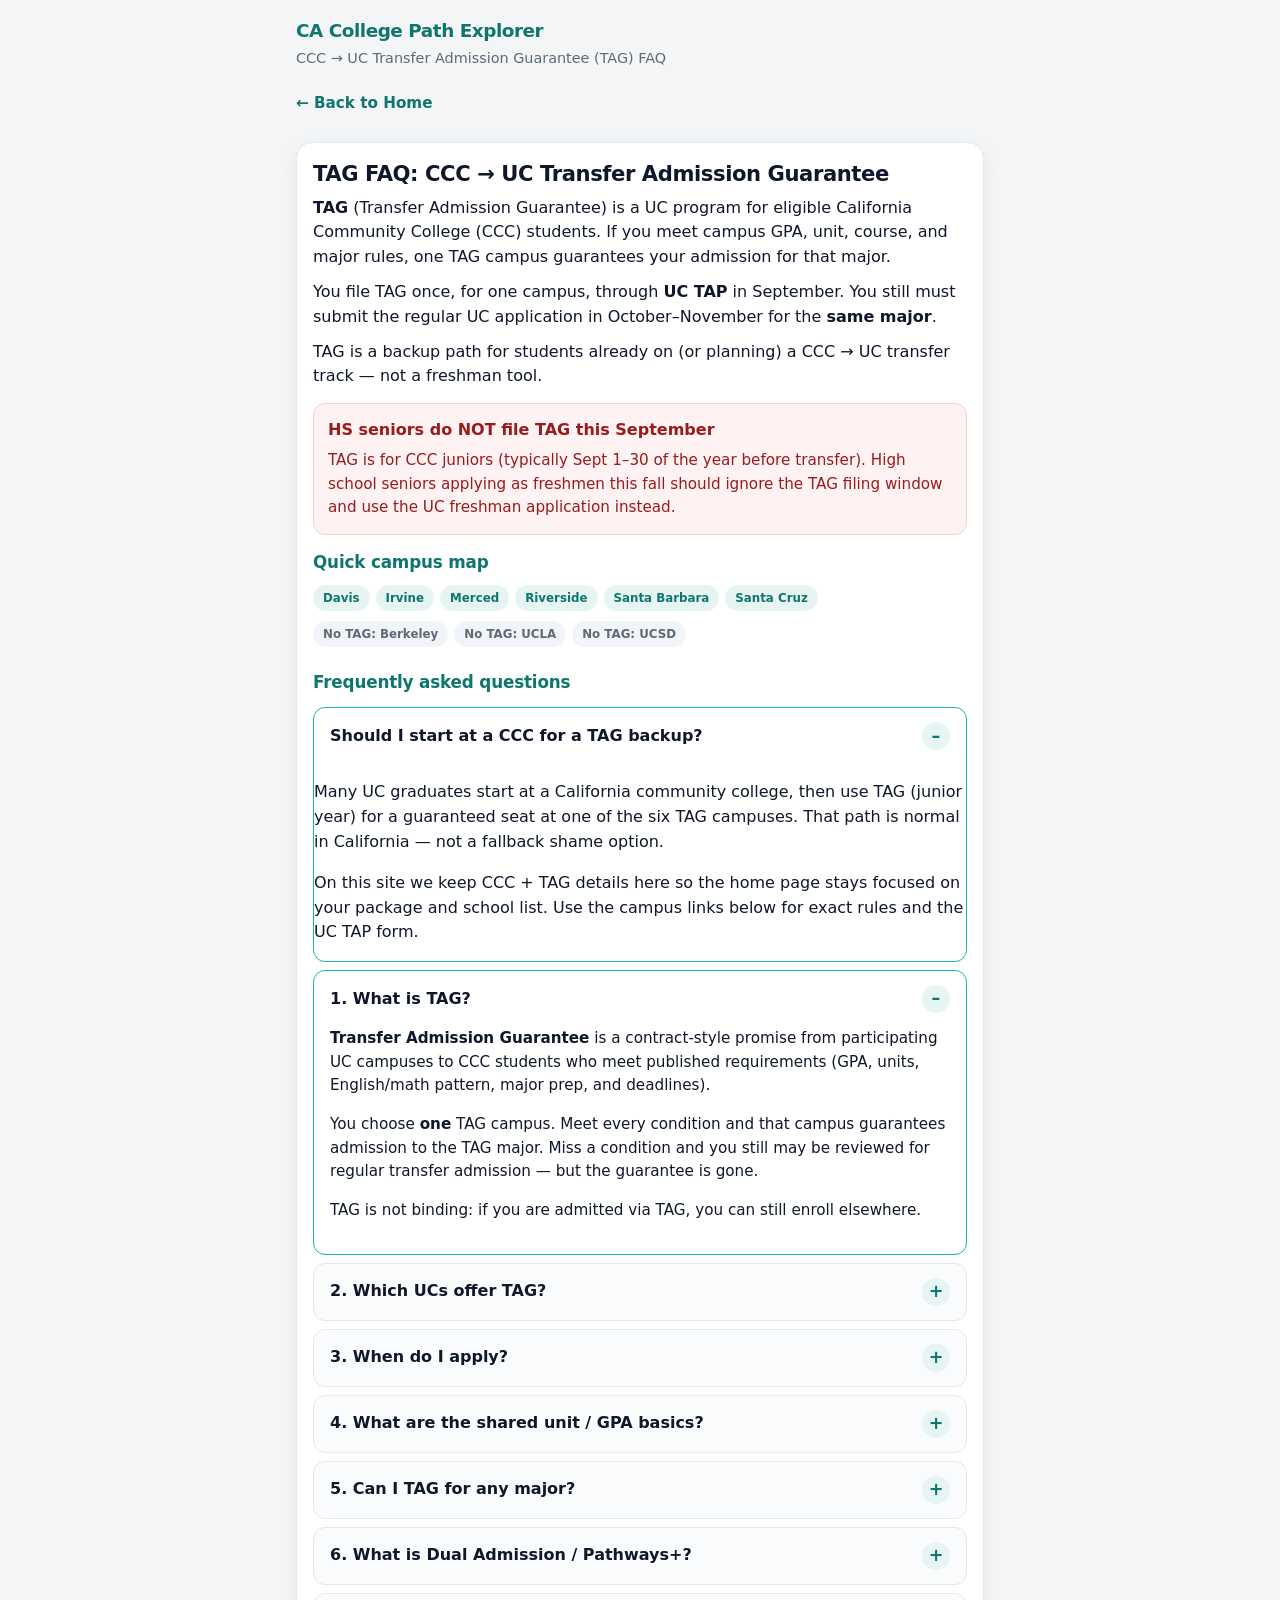
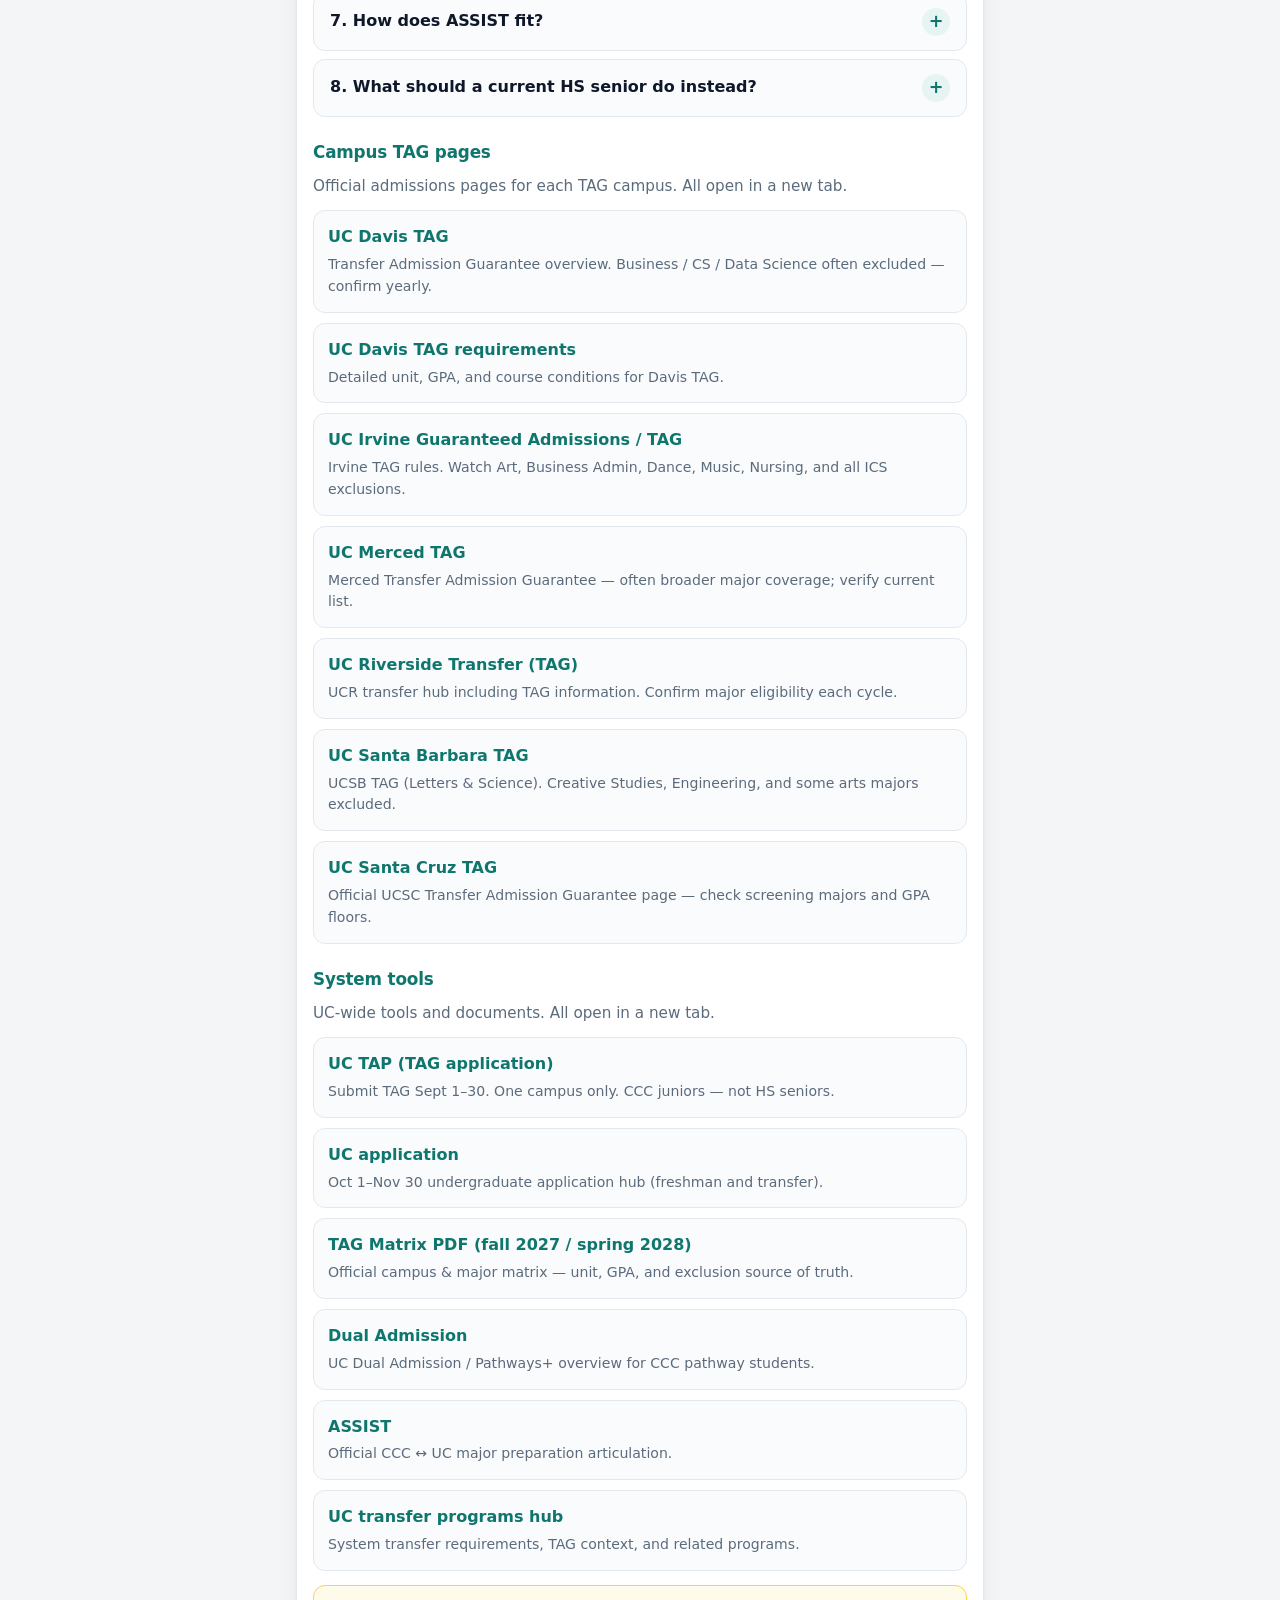
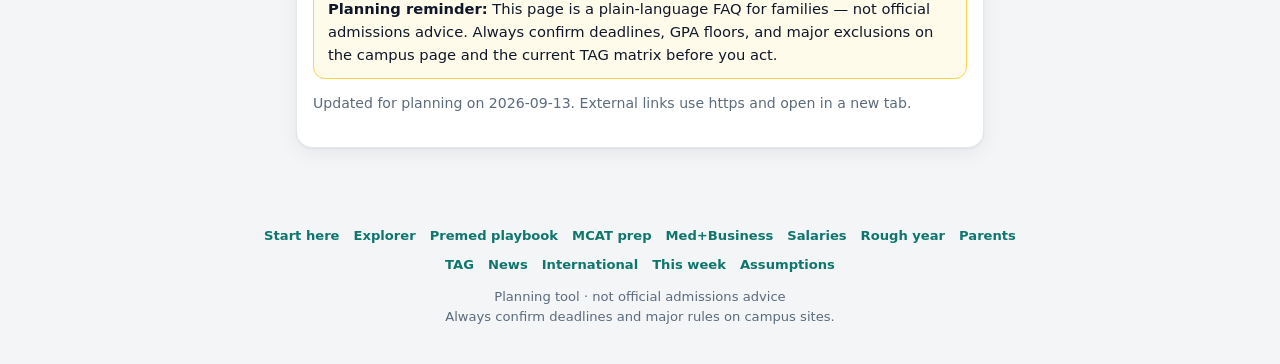
<file: tag.html>
<!DOCTYPE html>
<html lang="en">
<head>
<meta charset="UTF-8">
<meta name="viewport" content="width=device-width, initial-scale=1, viewport-fit=cover">
<meta name="theme-color" content="#0f766e">
<title>TAG FAQ · CCC→UC Transfer Admission Guarantee · CA College Path</title>
<style>
:root {
  --bg:#f3f5f7; --surface:#fff; --ink:#0f172a; --muted:#5b6b7c;
  --line:#e3e8ee; --line-strong:#c9d3dc;
  --accent:#0f766e; --accent-ink:#fff; --accent-soft:#e6f5f3; --accent-mid:#14b8a6;
  --banner:#fffbeb; --banner-line:#fcd34d;
  --warn:#fef2f2; --warn-line:#fecaca; --warn-ink:#991b1b;
  --radius:16px; --radius-sm:12px; --radius-pill:999px;
  --shadow:0 1px 2px rgba(15,23,42,.05),0 6px 20px rgba(15,23,42,.06);
  --tap:44px;
  --font:system-ui,-apple-system,BlinkMacSystemFont,"Segoe UI",Roboto,"Helvetica Neue",Arial,sans-serif;
  --space:16px; --wrap:720px;
}
*,*::before,*::after{box-sizing:border-box}
html{-webkit-text-size-adjust:100%;scroll-behavior:smooth}
body{margin:0;font-family:var(--font);font-size:16px;line-height:1.55;color:var(--ink);background:var(--bg);min-height:100dvh;-webkit-font-smoothing:antialiased}
a{color:var(--accent)}
a:focus-visible,button:focus-visible,summary:focus-visible{outline:3px solid var(--accent-mid);outline-offset:2px}
.wrap{max-width:var(--wrap);margin:0 auto;padding:12px var(--space) 40px}
.hero{padding:8px 0 4px}
.hero .brand{font-weight:750;font-size:1.15rem;letter-spacing:-.025em;color:var(--accent);line-height:1.2;margin:0}
.hero .brand a{color:inherit;text-decoration:none}
.hero .pitch{margin:6px 0 0;color:var(--muted);font-size:.9rem;line-height:1.4}
.back-link{display:inline-flex;align-items:center;gap:6px;margin:10px 0 2px;font-weight:650;font-size:.95rem;text-decoration:none;min-height:var(--tap)}
.panel{background:var(--surface);border:1px solid var(--line);border-radius:var(--radius);padding:18px 16px;margin:14px 0;box-shadow:var(--shadow)}
.panel h1{margin:0 0 8px;font-size:1.32rem;letter-spacing:-.02em;line-height:1.25}
.panel h2{margin:22px 0 10px;font-size:1.05rem;letter-spacing:-.01em;color:var(--accent)}
.panel h2:first-of-type{margin-top:14px}
.lead{color:var(--muted);margin:0 0 10px;font-size:.95rem}
.intro p{margin:0 0 10px}
.note{background:var(--banner);border:1px solid var(--banner-line);border-radius:var(--radius-sm);padding:12px 14px;margin:14px 0;font-size:.92rem}
.warn{background:var(--warn);border:1px solid var(--warn-line);border-radius:var(--radius-sm);padding:14px 14px;margin:14px 0;font-size:.95rem;color:var(--warn-ink)}
.warn strong{display:block;margin-bottom:6px;font-size:1rem}
ul,ol{padding-left:1.2em;margin:8px 0 12px}
li{margin:6px 0}
.pill-row{display:flex;flex-wrap:wrap;gap:6px;margin:10px 0}
.pill{background:var(--accent-soft);color:var(--accent);font-size:.74rem;font-weight:650;padding:4px 10px;border-radius:var(--radius-pill)}
.pill.off{background:#f1f5f9;color:var(--muted)}
.faq{margin:12px 0 4px;display:grid;gap:8px}
.faq details{border:1px solid var(--line);border-radius:var(--radius-sm);background:#fafbfc;overflow:hidden}
.faq details[open]{background:#fff;border-color:var(--accent-mid)}
.faq summary{cursor:pointer;list-style:none;font-weight:700;padding:14px 16px;min-height:var(--tap);display:flex;align-items:center;justify-content:space-between;gap:12px;color:var(--ink)}
.faq summary::-webkit-details-marker{display:none}
.faq summary::after{content:"+";flex-shrink:0;width:28px;height:28px;border-radius:50%;background:var(--accent-soft);color:var(--accent);display:inline-flex;align-items:center;justify-content:center;font-weight:700;font-size:1.1rem;line-height:1}
.faq details[open] summary::after{content:"–"}
.faq .ans{padding:0 16px 16px;color:var(--ink);font-size:.95rem}
.faq .ans p:first-child{margin-top:0}
.link-cards{display:grid;gap:10px;margin:12px 0}
.link-card{display:block;border:1px solid var(--line);border-radius:var(--radius-sm);padding:14px;text-decoration:none;color:inherit;background:#fafbfc}
.link-card:hover{border-color:var(--accent);background:var(--accent-soft)}
.link-card .title{font-weight:700;color:var(--accent);margin:0 0 4px}
.link-card .desc{margin:0;font-size:.88rem;color:var(--muted)}
.btn-row{display:flex;flex-wrap:wrap;gap:8px;margin:12px 0}
.btn{display:inline-flex;align-items:center;justify-content:center;min-height:var(--tap);padding:10px 16px;border-radius:var(--radius-sm);background:var(--accent);color:#fff!important;font-weight:650;text-decoration:none;border:none;text-align:center}
.btn.ghost{background:var(--surface);color:var(--ink)!important;border:1.5px solid var(--line-strong)}
.btn.ghost:hover{border-color:var(--accent);color:var(--accent)!important}
.muted{color:var(--muted);font-size:.88rem}
.site-footer{text-align:center;color:var(--muted);font-size:.82rem;padding:24px 16px 36px;line-height:1.55;max-width:var(--wrap);margin:0 auto}
.site-footer nav{display:flex;flex-wrap:wrap;gap:8px 14px;justify-content:center;margin-bottom:12px}
.site-footer nav a{color:var(--accent);font-weight:650;text-decoration:none}
.site-footer nav a:hover{text-decoration:underline}
@media (max-width:390px){.wrap{padding-left:12px;padding-right:12px}}
</style>
</head>
<body>
<main class="wrap">
  <header class="hero">
    <h1 class="brand"><a href="index.html">CA College Path Explorer</a></h1>
    <p class="pitch">CCC → UC Transfer Admission Guarantee (TAG) FAQ</p>
  </header>
  <a class="back-link" href="index.html">← Back to Home</a>

  <article class="panel">
    <h1>TAG FAQ: CCC → UC Transfer Admission Guarantee</h1>
    <div class="intro">
      <p><b>TAG</b> (Transfer Admission Guarantee) is a UC program for eligible California Community College (CCC) students. If you meet campus GPA, unit, course, and major rules, one TAG campus guarantees your admission for that major.</p>
      <p>You file TAG once, for one campus, through <b>UC TAP</b> in September. You still must submit the regular UC application in October–November for the <b>same major</b>.</p>
      <p>TAG is a backup path for students already on (or planning) a CCC → UC transfer track — not a freshman tool.</p>
    </div>

    <div class="warn" role="alert">
      <strong>HS seniors do NOT file TAG this September</strong>
      TAG is for CCC juniors (typically Sept 1–30 of the year before transfer). High school seniors applying as freshmen this fall should ignore the TAG filing window and use the UC freshman application instead.
    </div>

    <h2>Quick campus map</h2>
    <div class="pill-row" aria-label="TAG campuses">
      <span class="pill">Davis</span>
      <span class="pill">Irvine</span>
      <span class="pill">Merced</span>
      <span class="pill">Riverside</span>
      <span class="pill">Santa Barbara</span>
      <span class="pill">Santa Cruz</span>
    </div>
    <div class="pill-row" aria-label="No TAG campuses">
      <span class="pill off">No TAG: Berkeley</span>
      <span class="pill off">No TAG: UCLA</span>
      <span class="pill off">No TAG: UCSD</span>
    </div>

    <h2>Frequently asked questions</h2>
    <div class="faq">
  <details open>
    <summary>Should I start at a CCC for a TAG backup?</summary>
    <div class="faq-body">
      <p>Many UC graduates start at a California community college, then use TAG (junior year) for a guaranteed seat at one of the six TAG campuses. That path is normal in California — not a fallback shame option.</p>
      <p>On this site we keep CCC + TAG details here so the home page stays focused on your package and school list. Use the campus links below for exact rules and the UC TAP form.</p>
    </div>
  </details>


      <details open>
        <summary>1. What is TAG?</summary>
        <div class="ans">
          <p><b>Transfer Admission Guarantee</b> is a contract-style promise from participating UC campuses to CCC students who meet published requirements (GPA, units, English/math pattern, major prep, and deadlines).</p>
          <p>You choose <b>one</b> TAG campus. Meet every condition and that campus guarantees admission to the TAG major. Miss a condition and you still may be reviewed for regular transfer admission — but the guarantee is gone.</p>
          <p>TAG is not binding: if you are admitted via TAG, you can still enroll elsewhere.</p>
        </div>
      </details>

      <details>
        <summary>2. Which UCs offer TAG?</summary>
        <div class="ans">
          <p><b>TAG campuses:</b> UC Davis, UC Irvine, UC Merced, UC Riverside, UC Santa Barbara, UC Santa Cruz.</p>
          <p><b>No TAG:</b> UC Berkeley, UCLA, and UC San Diego. You can still transfer there through the regular UC transfer process (competitive review, no guarantee).</p>
          <p>Campus cards and official pages are listed below.</p>
        </div>
      </details>

      <details>
        <summary>3. When do I apply?</summary>
        <div class="ans">
          <ul>
            <li><b>TAG via UC TAP:</b> September 1–30 (year before you transfer).</li>
            <li><b>UC application:</b> October 1–November 30 for the same fall transfer term.</li>
            <li><b>Majors must match:</b> List the same major on TAG and on the UC app (usually as first choice). Changing the major after TAG can void the guarantee.</li>
            <li>Many campuses also require a Transfer Academic Update (TAU) in January — confirm on the campus page.</li>
          </ul>
          <div class="btn-row">
            <a class="btn" href="https://uctap.universityofcalifornia.edu/" target="_blank" rel="noopener noreferrer">Open UC TAP</a>
            <a class="btn ghost" href="https://admission.universityofcalifornia.edu/how-to-apply/" target="_blank" rel="noopener noreferrer">UC application hub</a>
          </div>
        </div>
      </details>

      <details>
        <summary>4. What are the shared unit / GPA basics?</summary>
        <div class="ans">
          <p>Exact floors differ by campus and major. Shared planning basics (confirm on the official matrix):</p>
          <ul>
            <li>About <b>30 UC-transferable semester units</b> completed by TAG submission (often by end of prior summer).</li>
            <li><b>60 UC-transferable semester units</b> by the end of the spring term before transfer (with CCC unit / last-term rules).</li>
            <li><b>English + math pattern:</b> typically one English composition and one UC-transferable math by end of fall of the TAG year; a second English often by spring — campus wording varies.</li>
            <li>Campus-specific minimum GPAs (often overall and/or major-prep) apply — some are higher for selective majors.</li>
          </ul>
          <p>Use the official TAG matrix PDF for fall 2027 / spring 2028 planning — do not rely on memory or third-party summaries.</p>
          <div class="btn-row">
            <a class="btn" href="https://admission.universityofcalifornia.edu/_assets/files/transfer-requirements/updated_202728-tag-matrix_ada.pdf" target="_blank" rel="noopener noreferrer">TAG Matrix PDF (2027–28)</a>
            <a class="btn ghost" href="https://admission.universityofcalifornia.edu/admission-requirements/transfer-requirements/" target="_blank" rel="noopener noreferrer">UC transfer programs hub</a>
          </div>
        </div>
      </details>

      <details>
        <summary>5. Can I TAG for any major?</summary>
        <div class="ans">
          <p><b>No.</b> Each campus excludes some majors (and sometimes entire colleges). Exclusions change by year.</p>
          <p>Brief examples — <b>confirm on the campus page + matrix</b> before you file:</p>
          <ul>
            <li><b>UC Davis:</b> Business, Computer Science, Data Science, and other selective majors are often not TAG-eligible.</li>
            <li><b>UC Irvine:</b> commonly excludes Art, Business Administration, Dance, Music, Nursing, and <b>all ICS</b> majors.</li>
            <li><b>UC Santa Barbara:</b> excludes College of Creative Studies, College of Engineering, and some audition/portfolio arts majors.</li>
            <li><b>Others:</b> Merced, Riverside, and Santa Cruz also screen or exclude majors — check each year.</li>
          </ul>
          <p>Open each campus card below for the live exclusion list.</p>
        </div>
      </details>

      <details>
        <summary>6. What is Dual Admission / Pathways+?</summary>
        <div class="ans">
          <p>After some UC freshman outcomes, UC may invite students into a <b>Dual Admission</b> path that starts at a California Community College and can lead back to UC (often with TAG-style mechanics under Pathways+).</p>
          <p>If an offer letter mentions Dual Admission or Pathways+, ask a counselor which campus/major it covers and which GPA and course conditions you must keep.</p>
          <p><a href="https://admission.universityofcalifornia.edu/admission-requirements/transfer-requirements/uc-transfer-programs/dual-admission.html" target="_blank" rel="noopener noreferrer">Official Dual Admission page (UC)</a></p>
        </div>
      </details>

      <details>
        <summary>7. How does ASSIST fit?</summary>
        <div class="ans">
          <p><b>ASSIST</b> shows official articulation: which CCC courses count as major preparation for a specific UC campus and major.</p>
          <p>TAG guarantees admission only when you complete the required major prep (and GPA) for that campus. Build your course plan on ASSIST, then verify TAG conditions on the campus page and matrix.</p>
          <p><a href="https://assist.org/" target="_blank" rel="noopener noreferrer">ASSIST.org — major preparation</a></p>
        </div>
      </details>

      <details>
        <summary>8. What should a current HS senior do instead?</summary>
        <div class="ans">
          <ul>
            <li><b>Do not</b> open UC TAP to file TAG this September — that window is for CCC juniors transferring next fall.</li>
            <li>File the <b>UC freshman application</b> Oct 1–Nov 30 if UC is a target.</li>
            <li>Keep CCC → UC as a backup: strong A–G courses now, then a clear transfer plan (ASSIST major prep + TAG later) if you enroll at a community college.</li>
            <li>If you receive a Dual Admission / Pathways+ invite after freshman decisions, read it carefully with a counselor.</li>
          </ul>
          <div class="btn-row">
            <a class="btn" href="https://admission.universityofcalifornia.edu/how-to-apply/" target="_blank" rel="noopener noreferrer">UC how to apply</a>
            <a class="btn ghost" href="index.html">Back to explorer</a>
          </div>
        </div>
      </details>

    </div>

    <h2>Campus TAG pages</h2>
    <p class="lead">Official admissions pages for each TAG campus. All open in a new tab.</p>
    <div class="link-cards">
      <a class="link-card" href="https://www.ucdavis.edu/admissions/undergraduate/transfer/transfer-admission-guarantee" target="_blank" rel="noopener noreferrer">
        <p class="title">UC Davis TAG</p>
        <p class="desc">Transfer Admission Guarantee overview. Business / CS / Data Science often excluded — confirm yearly.</p>
      </a>
      <a class="link-card" href="https://www.ucdavis.edu/admissions/undergraduate/transfer/transfer-admission-guarantee/requirements" target="_blank" rel="noopener noreferrer">
        <p class="title">UC Davis TAG requirements</p>
        <p class="desc">Detailed unit, GPA, and course conditions for Davis TAG.</p>
      </a>
      <a class="link-card" href="https://www.admissions.uci.edu/apply/transfer-students/guaranteed-admissions.php" target="_blank" rel="noopener noreferrer">
        <p class="title">UC Irvine Guaranteed Admissions / TAG</p>
        <p class="desc">Irvine TAG rules. Watch Art, Business Admin, Dance, Music, Nursing, and all ICS exclusions.</p>
      </a>
      <a class="link-card" href="https://admissions.ucmerced.edu/transfer/tag" target="_blank" rel="noopener noreferrer">
        <p class="title">UC Merced TAG</p>
        <p class="desc">Merced Transfer Admission Guarantee — often broader major coverage; verify current list.</p>
      </a>
      <a class="link-card" href="https://discover.ucr.edu/transfer" target="_blank" rel="noopener noreferrer">
        <p class="title">UC Riverside Transfer (TAG)</p>
        <p class="desc">UCR transfer hub including TAG information. Confirm major eligibility each cycle.</p>
      </a>
      <a class="link-card" href="https://admissions.ucsb.edu/tag" target="_blank" rel="noopener noreferrer">
        <p class="title">UC Santa Barbara TAG</p>
        <p class="desc">UCSB TAG (Letters &amp; Science). Creative Studies, Engineering, and some arts majors excluded.</p>
      </a>
      <a class="link-card" href="https://admissions.ucsc.edu/transfer-admission-guarantee-tag" target="_blank" rel="noopener noreferrer">
        <p class="title">UC Santa Cruz TAG</p>
        <p class="desc">Official UCSC Transfer Admission Guarantee page — check screening majors and GPA floors.</p>
      </a>
    </div>

    <h2>System tools</h2>
    <p class="lead">UC-wide tools and documents. All open in a new tab.</p>
    <div class="link-cards">
      <a class="link-card" href="https://uctap.universityofcalifornia.edu/" target="_blank" rel="noopener noreferrer">
        <p class="title">UC TAP (TAG application)</p>
        <p class="desc">Submit TAG Sept 1–30. One campus only. CCC juniors — not HS seniors.</p>
      </a>
      <a class="link-card" href="https://admission.universityofcalifornia.edu/how-to-apply/" target="_blank" rel="noopener noreferrer">
        <p class="title">UC application</p>
        <p class="desc">Oct 1–Nov 30 undergraduate application hub (freshman and transfer).</p>
      </a>
      <a class="link-card" href="https://admission.universityofcalifornia.edu/_assets/files/transfer-requirements/updated_202728-tag-matrix_ada.pdf" target="_blank" rel="noopener noreferrer">
        <p class="title">TAG Matrix PDF (fall 2027 / spring 2028)</p>
        <p class="desc">Official campus &amp; major matrix — unit, GPA, and exclusion source of truth.</p>
      </a>
      <a class="link-card" href="https://admission.universityofcalifornia.edu/admission-requirements/transfer-requirements/uc-transfer-programs/dual-admission.html" target="_blank" rel="noopener noreferrer">
        <p class="title">Dual Admission</p>
        <p class="desc">UC Dual Admission / Pathways+ overview for CCC pathway students.</p>
      </a>
      <a class="link-card" href="https://assist.org/" target="_blank" rel="noopener noreferrer">
        <p class="title">ASSIST</p>
        <p class="desc">Official CCC ↔ UC major preparation articulation.</p>
      </a>
      <a class="link-card" href="https://admission.universityofcalifornia.edu/admission-requirements/transfer-requirements/" target="_blank" rel="noopener noreferrer">
        <p class="title">UC transfer programs hub</p>
        <p class="desc">System transfer requirements, TAG context, and related programs.</p>
      </a>
    </div>

    <div class="note">
      <strong>Planning reminder:</strong> This page is a plain-language FAQ for families — not official admissions advice.
      Always confirm deadlines, GPA floors, and major exclusions on the campus page and the current TAG matrix before you act.
    </div>
    <p class="muted">Updated for planning on 2026-09-13. External links use https and open in a new tab.</p>
  </article>
</main>
<footer class="site-footer">
  <nav aria-label="More pages">
    <a href="index.html">Explorer</a>
    <a href="premed-playbook.html">Premed playbook</a>
    <a href="mcat-prep.html">MCAT prep</a>
    <a href="med-business-playbook.html">Med+Business</a>
    <a href="parents.html">Parents</a>
    <a href="tag.html">TAG</a>
    <a href="news.html">News</a>
    <a href="international.html">International</a>
    <a href="this-week.html">This week</a>
    <a href="assumptions.html">Assumptions</a>
  </nav>
  <div>Planning tool · not official admissions advice<br>
  Always confirm deadlines and major rules on campus sites.</div>
</footer>
<script src="footer.js"></script>
</body>
</html>
</file>
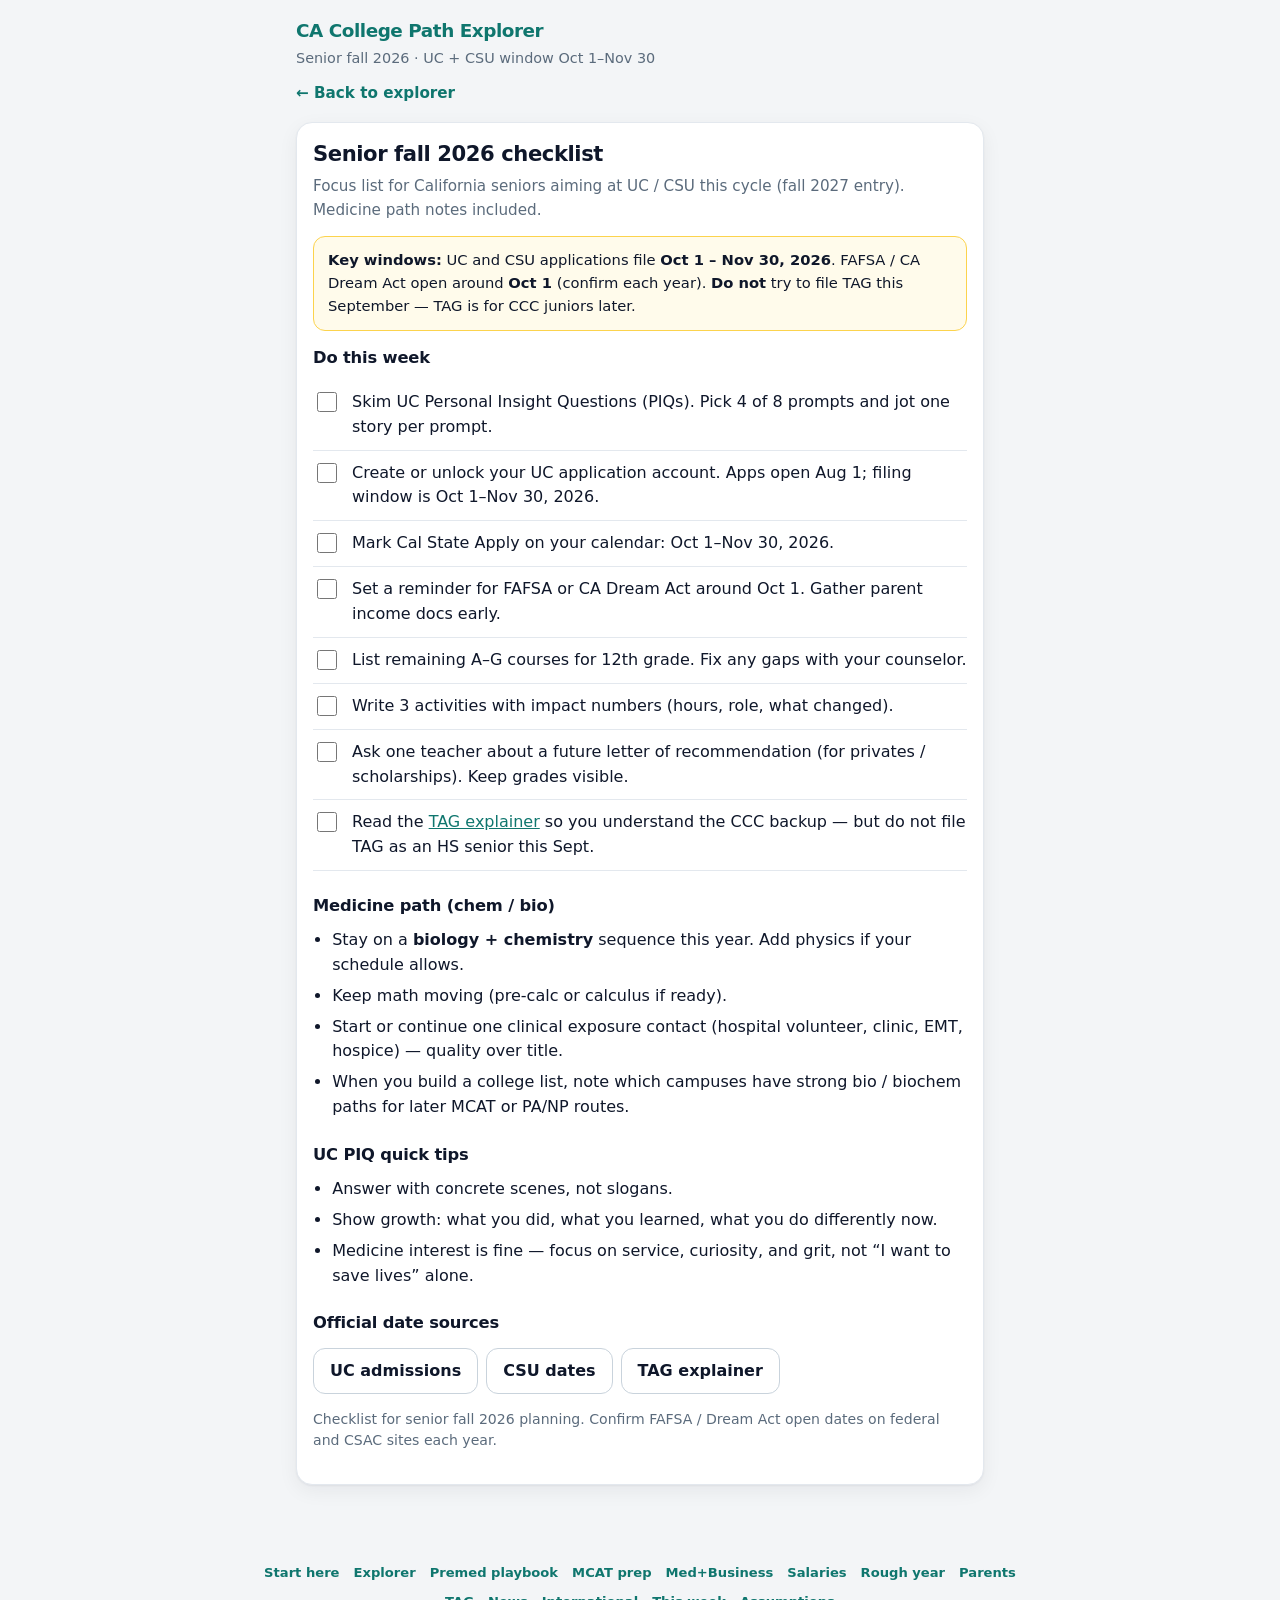
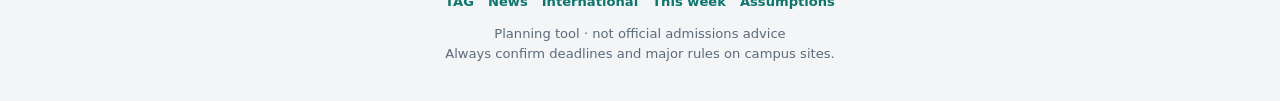
<file: this-week.html>
<!DOCTYPE html>
<html lang="en">
<head>
<meta charset="UTF-8">
<meta name="viewport" content="width=device-width, initial-scale=1, viewport-fit=cover">
<meta name="theme-color" content="#0f766e">
<title>This week checklist · CA College Path</title>
<style>

:root {
  --bg:#f3f5f7; --surface:#fff; --ink:#0f172a; --muted:#5b6b7c;
  --line:#e3e8ee; --line-strong:#c9d3dc;
  --accent:#0f766e; --accent-ink:#fff; --accent-soft:#e6f5f3; --accent-mid:#14b8a6;
  --banner:#fffbeb; --banner-line:#fcd34d;
  --radius:16px; --radius-sm:12px; --radius-pill:999px;
  --shadow:0 1px 2px rgba(15,23,42,.05),0 6px 20px rgba(15,23,42,.06);
  --tap:44px;
  --font:system-ui,-apple-system,BlinkMacSystemFont,"Segoe UI",Roboto,"Helvetica Neue",Arial,sans-serif;
  --space:16px; --wrap:720px;
}
*,*::before,*::after{box-sizing:border-box}
html{-webkit-text-size-adjust:100%;scroll-behavior:smooth}
body{margin:0;font-family:var(--font);font-size:16px;line-height:1.55;color:var(--ink);background:var(--bg);min-height:100dvh;-webkit-font-smoothing:antialiased}
a{color:var(--accent)}
a:focus-visible,button:focus-visible{outline:3px solid var(--accent-mid);outline-offset:2px}
.wrap{max-width:var(--wrap);margin:0 auto;padding:12px var(--space) 40px}
.hero{padding:8px 0 4px}
.hero .brand{font-weight:750;font-size:1.15rem;letter-spacing:-.025em;color:var(--accent);line-height:1.2;margin:0}
.hero .brand a{color:inherit;text-decoration:none}
.hero .pitch{margin:6px 0 0;color:var(--muted);font-size:.9rem;line-height:1.4}
.back-link{display:inline-flex;align-items:center;gap:6px;margin:10px 0 2px;font-weight:650;font-size:.95rem;text-decoration:none}
.panel{background:var(--surface);border:1px solid var(--line);border-radius:var(--radius);padding:18px 16px;margin:14px 0;box-shadow:var(--shadow)}
.panel h1{margin:0 0 8px;font-size:1.32rem;letter-spacing:-.02em;line-height:1.25}
.panel h2{margin:22px 0 10px;font-size:1.02rem;letter-spacing:-.01em}
.panel h2:first-of-type{margin-top:14px}
.lead{color:var(--muted);margin:0 0 8px;font-size:.95rem}
.note{background:var(--banner);border:1px solid var(--banner-line);border-radius:var(--radius-sm);padding:12px 14px;margin:14px 0;font-size:.92rem}
ul,ol{padding-left:1.2em;margin:8px 0 12px}
li{margin:6px 0}
.pill-row{display:flex;flex-wrap:wrap;gap:6px;margin:10px 0}
.pill{background:var(--accent-soft);color:var(--accent);font-size:.74rem;font-weight:650;padding:4px 10px;border-radius:var(--radius-pill)}
.campuses{display:grid;gap:8px;margin:12px 0}
.campus{border:1px solid var(--line);border-radius:var(--radius-sm);padding:12px 14px;background:#fafbfc}
.campus b{color:var(--accent)}
.checklist label{display:flex;gap:12px;align-items:flex-start;min-height:var(--tap);padding:10px 0;border-bottom:1px solid var(--line);cursor:pointer}
.checklist input{width:20px;height:20px;margin-top:2px;accent-color:var(--accent);flex-shrink:0}
.link-cards{display:grid;gap:10px;margin:12px 0}
.link-card{display:block;border:1px solid var(--line);border-radius:var(--radius-sm);padding:14px;text-decoration:none;color:inherit;background:#fafbfc}
.link-card:hover{border-color:var(--accent);background:var(--accent-soft)}
.link-card .title{font-weight:700;color:var(--accent);margin:0 0 4px}
.link-card .desc{margin:0;font-size:.88rem;color:var(--muted)}
.btn-row{display:flex;flex-wrap:wrap;gap:8px;margin:12px 0}
.btn{display:inline-flex;align-items:center;justify-content:center;min-height:var(--tap);padding:10px 16px;border-radius:var(--radius-sm);background:var(--accent);color:#fff!important;font-weight:650;text-decoration:none;border:none}
.btn.ghost{background:var(--surface);color:var(--ink)!important;border:1.5px solid var(--line-strong)}
.btn.ghost:hover{border-color:var(--accent);color:var(--accent)!important}
.muted{color:var(--muted);font-size:.88rem}
.site-footer{text-align:center;color:var(--muted);font-size:.82rem;padding:24px 16px 36px;line-height:1.55;max-width:var(--wrap);margin:0 auto}
.site-footer nav{display:flex;flex-wrap:wrap;gap:8px 14px;justify-content:center;margin-bottom:12px}
.site-footer nav a{color:var(--accent);font-weight:650;text-decoration:none}
.site-footer nav a:hover{text-decoration:underline}
.kbd-hint{font-size:.78rem;color:var(--muted);margin:8px 0 0}
@media (max-width:390px){.wrap{padding-left:12px;padding-right:12px}}

</style>
</head>
<body>
<main class="wrap">
  <header class="hero">
    <h1 class="brand"><a href="index.html">CA College Path Explorer</a></h1>
    <p class="pitch">Senior fall 2026 · UC + CSU window Oct 1–Nov 30</p>
  </header>
  <a class="back-link" href="index.html">← Back to explorer</a>
  <article class="panel">
    <h1>Senior fall 2026 checklist</h1>
    <p class="lead">Focus list for California seniors aiming at UC / CSU this cycle (fall 2027 entry). Medicine path notes included.</p>
    <div class="note">
      <strong>Key windows:</strong> UC and CSU applications file <b>Oct 1 – Nov 30, 2026</b>.
      FAFSA / CA Dream Act open around <b>Oct 1</b> (confirm each year).
      <b>Do not</b> try to file TAG this September — TAG is for CCC juniors later.
    </div>
    <h2>Do this week</h2>
    <div class="checklist">
      <label><input type="checkbox"><span>Skim UC Personal Insight Questions (PIQs). Pick 4 of 8 prompts and jot one story per prompt.</span></label>
      <label><input type="checkbox"><span>Create or unlock your UC application account. Apps open Aug 1; filing window is Oct 1–Nov 30, 2026.</span></label>
      <label><input type="checkbox"><span>Mark Cal State Apply on your calendar: Oct 1–Nov 30, 2026.</span></label>
      <label><input type="checkbox"><span>Set a reminder for FAFSA or CA Dream Act around Oct 1. Gather parent income docs early.</span></label>
      <label><input type="checkbox"><span>List remaining A–G courses for 12th grade. Fix any gaps with your counselor.</span></label>
      <label><input type="checkbox"><span>Write 3 activities with impact numbers (hours, role, what changed).</span></label>
      <label><input type="checkbox"><span>Ask one teacher about a future letter of recommendation (for privates / scholarships). Keep grades visible.</span></label>
      <label><input type="checkbox"><span>Read the <a href="tag.html">TAG explainer</a> so you understand the CCC backup — but do not file TAG as an HS senior this Sept.</span></label>
    </div>
    <h2>Medicine path (chem / bio)</h2>
    <ul>
      <li>Stay on a <b>biology + chemistry</b> sequence this year. Add physics if your schedule allows.</li>
      <li>Keep math moving (pre-calc or calculus if ready).</li>
      <li>Start or continue one clinical exposure contact (hospital volunteer, clinic, EMT, hospice) — quality over title.</li>
      <li>When you build a college list, note which campuses have strong bio / biochem paths for later MCAT or PA/NP routes.</li>
    </ul>
    <h2>UC PIQ quick tips</h2>
    <ul>
      <li>Answer with concrete scenes, not slogans.</li>
      <li>Show growth: what you did, what you learned, what you do differently now.</li>
      <li>Medicine interest is fine — focus on service, curiosity, and grit, not “I want to save lives” alone.</li>
    </ul>
    <h2>Official date sources</h2>
    <div class="btn-row">
      <a class="btn ghost" href="https://admission.universityofcalifornia.edu/" rel="noopener" target="_blank">UC admissions</a>
      <a class="btn ghost" href="https://www.calstate.edu/apply/pages/application-dates-deadlines.aspx" rel="noopener" target="_blank">CSU dates</a>
      <a class="btn ghost" href="tag.html">TAG explainer</a>
    </div>
    <p class="muted">Checklist for senior fall 2026 planning. Confirm FAFSA / Dream Act open dates on federal and CSAC sites each year.</p>
  </article>
</main>
<footer class="site-footer">
  <nav aria-label="More pages">
    <a href="index.html">Explorer</a>
    <a href="premed-playbook.html">Premed playbook</a>
    <a href="mcat-prep.html">MCAT prep</a>
    <a href="med-business-playbook.html">Med+Business</a>
    <a href="parents.html">Parents</a>
    <a href="tag.html">TAG</a>
    <a href="news.html">News</a>
    <a href="international.html">International</a>
    <a href="this-week.html">This week</a>
    <a href="assumptions.html">Assumptions</a>
  </nav>
  <div>Planning tool · not official admissions advice<br>
  Always confirm deadlines and major rules on campus sites.</div>
</footer>
<script src="footer.js"></script>
</body>
</html>
</file>
<file: mcat-styles.css>
:root {
  --bg: #0b1220;
  --panel: #121a2b;
  --panel2: #1a2438;
  --text: #e8eef7;
  --muted: #9aa8bc;
  --accent: #2dd4bf;
  --accent2: #a78bfa;
  --good: #34d399;
  --bad: #f87171;
  --warn: #fbbf24;
  --border: #243044;
  --radius: 14px;
  --xp: #5eead4;
  --flame: #fb923c;
  --gold: #fbbf24;
  --font: -apple-system, BlinkMacSystemFont, "Segoe UI", Roboto, Arial, sans-serif;
}
* { box-sizing: border-box; }
html, body { height: 100%; margin: 0; }
body {
  font-family: var(--font);
  background: var(--bg);
  color: var(--text);
  line-height: 1.5;
  -webkit-text-size-adjust: 100%;
}
a { color: var(--accent); }
.top {
  display: flex;
  align-items: center;
  justify-content: space-between;
  padding: 12px 16px;
  border-bottom: 1px solid var(--border);
  background: var(--panel);
  position: sticky;
  top: 0;
  z-index: 10;
}
.brand { font-weight: 800; cursor: pointer; letter-spacing: -0.02em; font-size: 0.95rem; }
.brand:hover { color: var(--accent); }
.brand span { color: var(--muted); font-weight: 600; }
.top-right { display: flex; align-items: center; gap: 10px; }
.top-meta { color: var(--muted); font-size: 12px; }
.top-exit { padding: 6px 12px; font-size: 13px; }
main { padding: 20px 16px 80px; max-width: 920px; margin: 0 auto; }
h1 { font-size: clamp(1.45rem, 4vw, 1.85rem); margin: 0 0 8px; letter-spacing: -0.03em; }
.sub { color: var(--muted); margin: 0 0 18px; line-height: 1.5; font-size: 0.95rem; }
.grid {
  display: grid;
  grid-template-columns: repeat(auto-fill, minmax(240px, 1fr));
  gap: 12px;
}
.card {
  background: var(--panel);
  border: 1px solid var(--border);
  border-radius: var(--radius);
  padding: 16px;
  cursor: pointer;
  transition: border-color 0.15s ease, transform 0.15s ease;
}
.card:hover { border-color: var(--accent); transform: translateY(-1px); }
.card h3 { margin: 0 0 6px; font-size: 1.05rem; }
.card p { margin: 0; color: var(--muted); font-size: 13px; line-height: 1.4; }
.card.cta-primary {
  background: linear-gradient(145deg, #142033 0%, #0f766e33 50%, #a78bfa22 100%);
  border-color: rgba(45, 212, 191, 0.45);
}
.card.cta-full {
  background: linear-gradient(145deg, #142033 0%, #a78bfa28 55%, #0f766e22 100%);
  border-color: rgba(167, 139, 250, 0.4);
}
.badge {
  display: inline-block;
  font-size: 11px;
  border: 1px solid var(--border);
  border-radius: 999px;
  padding: 2px 8px;
  color: var(--muted);
  margin-top: 10px;
  margin-right: 6px;
}
.badge.earned-tag {
  border-color: rgba(52, 211, 153, 0.5);
  color: var(--good);
}
.btn {
  background: var(--accent);
  color: #042f2e;
  border: 0;
  border-radius: 10px;
  padding: 11px 16px;
  font-weight: 700;
  cursor: pointer;
  font-size: 14px;
}
.btn.secondary {
  background: var(--panel2);
  color: var(--text);
  border: 1px solid var(--border);
}
.btn.violet { background: var(--accent2); color: #1e1035; }
.btn.danger { background: #7f1d1d; color: #fecaca; border: 1px solid #991b1b; }
.btn:hover { filter: brightness(1.08); }
.btn:disabled { opacity: 0.5; cursor: not-allowed; filter: none; }
.row {
  display: flex;
  gap: 10px;
  flex-wrap: wrap;
  align-items: center;
  margin: 14px 0;
}
.timer {
  font-variant-numeric: tabular-nums;
  font-size: 1.1rem;
  color: var(--warn);
  font-weight: 700;
}
.qnum { color: var(--muted); font-size: 13px; }
.stem { font-size: 1.05rem; line-height: 1.55; margin: 14px 0; white-space: pre-wrap; }
.passage {
  background: var(--panel2);
  border: 1px solid var(--border);
  border-radius: 12px;
  padding: 14px 16px;
  margin: 12px 0;
  font-size: 0.95rem;
  line-height: 1.6;
  color: #c9d4e4;
  white-space: pre-wrap;
  max-height: 280px;
  overflow: auto;
}
.section-chip {
  display: inline-block;
  font-size: 11px;
  font-weight: 800;
  letter-spacing: 0.06em;
  text-transform: uppercase;
  padding: 3px 8px;
  border-radius: 6px;
  margin-right: 6px;
}
.section-chip.CP { background: rgba(45,212,191,0.15); color: var(--accent); }
.section-chip.CARS { background: rgba(167,139,250,0.15); color: var(--accent2); }
.section-chip.BB { background: rgba(52,211,153,0.12); color: var(--good); }
.section-chip.PS { background: rgba(251,191,36,0.12); color: var(--warn); }
.choices { display: flex; flex-direction: column; gap: 8px; }
.choice {
  text-align: left;
  background: var(--panel);
  border: 1px solid var(--border);
  border-radius: 10px;
  padding: 12px 14px;
  color: var(--text);
  cursor: pointer;
  font-size: 14px;
  line-height: 1.4;
}
.choice.selected, .choice:hover { border-color: var(--accent); }
.choice.correct { border-color: var(--good); background: rgba(52, 211, 153, 0.08); }
.choice.wrong { border-color: var(--bad); background: rgba(248, 113, 113, 0.08); }
.panel {
  background: var(--panel);
  border: 1px solid var(--border);
  border-radius: var(--radius);
  padding: 16px;
  margin: 12px 0;
}
.panel h4 { margin: 0 0 8px; color: #cfe0f5; }
.panel p { margin: 0 0 8px; line-height: 1.5; }
.note {
  background: #1a2438;
  border-left: 3px solid var(--warn);
  padding: 10px 12px;
  margin: 12px 0;
  color: var(--muted);
  font-size: 14px;
  line-height: 1.45;
}
.progress {
  height: 8px;
  background: var(--panel2);
  border-radius: 99px;
  overflow: hidden;
  margin: 10px 0 18px;
}
.progress > div { height: 100%; background: linear-gradient(90deg, var(--accent), var(--accent2)); transition: width 0.15s ease; }
.score { font-size: 2.4rem; font-weight: 800; }
.muted { color: var(--muted); }
.disclaimer {
  font-size: 12px;
  color: var(--muted);
  border: 1px dashed var(--border);
  border-radius: 10px;
  padding: 10px 12px;
  margin: 16px 0;
}

/* Gamification HUD */
.hud {
  background: linear-gradient(135deg, #121a2b 0%, #152033 55%, #1a2438 100%);
  border: 1px solid var(--border);
  border-radius: var(--radius);
  padding: 12px 14px;
  margin-bottom: 14px;
}
.hud-row {
  display: flex;
  flex-wrap: wrap;
  justify-content: space-between;
  align-items: center;
  gap: 10px;
  margin-bottom: 8px;
}
.hud-level-name { font-size: 1rem; font-weight: 700; }
.hud-score-tag { margin-left: 8px; font-size: 12px; color: var(--muted); font-weight: 600; }
.hud-stats { display: flex; flex-wrap: wrap; gap: 6px; }
.hud-chip {
  display: inline-flex;
  align-items: center;
  gap: 4px;
  font-size: 12px;
  font-weight: 600;
  padding: 4px 9px;
  border-radius: 999px;
  border: 1px solid var(--border);
  background: rgba(11, 18, 32, 0.45);
  color: var(--text);
}
.hud-chip.xp { border-color: rgba(94, 234, 212, 0.35); color: var(--xp); }
.hud-chip.streak { border-color: rgba(251, 146, 60, 0.35); }
.hud-chip.badges { border-color: rgba(251, 191, 36, 0.35); color: var(--gold); }
.xp-track {
  height: 6px;
  background: rgba(11, 18, 32, 0.55);
  border-radius: 99px;
  overflow: hidden;
  border: 1px solid var(--border);
}
.xp-fill {
  height: 100%;
  width: 0;
  background: linear-gradient(90deg, #0f766e, #2dd4bf 45%, #a78bfa);
  border-radius: 99px;
  transition: width 0.7s cubic-bezier(0.22, 1, 0.36, 1);
}
.xp-labels {
  display: flex;
  justify-content: space-between;
  margin-top: 4px;
  font-size: 11px;
  color: var(--muted);
}
.badges-compact {
  font-size: 12px;
  color: var(--muted);
  margin: -4px 0 16px;
  line-height: 1.4;
}
.home-primary-cta { margin: 0 0 12px; }
.home-primary-cta .btn { width: 100%; padding: 14px 18px; font-size: 15px; }
.home-stats {
  display: grid;
  grid-template-columns: repeat(3, 1fr);
  gap: 8px;
  margin-bottom: 16px;
}
.stat-pill {
  background: var(--panel);
  border: 1px solid var(--border);
  border-radius: 12px;
  padding: 10px;
  text-align: center;
}
.stat-pill .n { font-weight: 800; font-size: 1.15rem; }
.stat-pill .l { font-size: 11px; color: var(--muted); margin-top: 2px; }
.mode-grid { display: grid; gap: 12px; margin: 12px 0 20px; }
@media (min-width: 640px) {
  .mode-grid { grid-template-columns: 1fr 1fr; }
}
.section-pick {
  display: flex;
  flex-wrap: wrap;
  gap: 8px;
  margin: 10px 0 16px;
}
.section-pick button {
  flex: 1 1 100px;
  min-width: 90px;
}
.celebration {
  position: relative;
  overflow: hidden;
  background: linear-gradient(145deg, #152033, #1a2438);
  border: 1px solid rgba(45, 212, 191, 0.4);
  border-radius: var(--radius);
  padding: 18px;
  margin: 12px 0 18px;
  animation: cel-in 0.45s ease-out;
}
.celebration.leveled {
  border-color: rgba(251, 191, 36, 0.65);
  box-shadow: 0 0 0 1px rgba(251, 191, 36, 0.15), 0 12px 40px rgba(0, 0, 0, 0.3);
}
@keyframes cel-in {
  from { opacity: 0; transform: translateY(8px) scale(0.98); }
  to { opacity: 1; transform: none; }
}
.cel-xp {
  font-size: 1.8rem;
  font-weight: 800;
  color: var(--xp);
  animation: xp-pop 0.55s cubic-bezier(0.22, 1, 0.36, 1);
}
@keyframes xp-pop {
  0% { transform: scale(0.7); opacity: 0; }
  60% { transform: scale(1.06); }
  100% { transform: scale(1); opacity: 1; }
}
.cel-break { margin: 4px 0 10px; font-size: 13px; }
.level-up-flash {
  display: inline-block;
  margin: 6px 0 10px;
  padding: 8px 14px;
  border-radius: 8px;
  background: rgba(251, 191, 36, 0.12);
  border: 1px solid rgba(251, 191, 36, 0.45);
  color: var(--gold);
  font-weight: 700;
}
.cel-badges { display: flex; flex-wrap: wrap; gap: 8px; margin-top: 8px; }
.badge-pill {
  font-size: 11px;
  padding: 3px 8px;
  border-radius: 999px;
  border: 1px solid rgba(251, 191, 36, 0.55);
  color: var(--gold);
  background: rgba(251, 191, 36, 0.08);
}
.toast-host {
  position: fixed;
  top: 64px;
  right: 16px;
  z-index: 100;
  display: flex;
  flex-direction: column;
  gap: 8px;
  pointer-events: none;
}
.toast {
  min-width: 200px;
  max-width: 300px;
  padding: 12px 14px;
  border-radius: 10px;
  background: var(--panel);
  border: 1px solid rgba(251, 191, 36, 0.5);
  color: var(--text);
  font-size: 13px;
  font-weight: 600;
  box-shadow: 0 10px 30px rgba(0, 0, 0, 0.35);
  opacity: 0;
  transform: translateX(16px);
  transition: opacity 0.3s ease, transform 0.3s ease;
}
.toast.show { opacity: 1; transform: none; }
.confetti-layer {
  position: absolute;
  inset: 0;
  pointer-events: none;
  overflow: hidden;
  z-index: 2;
}
.confetti-bit {
  position: absolute;
  top: 20%;
  width: 7px;
  height: 10px;
  border-radius: 2px;
  opacity: 0.95;
  animation: confetti-fall 1.35s ease-out forwards;
}
@keyframes confetti-fall {
  0% { transform: translate(0, 0) rotate(0deg); opacity: 1; }
  100% {
    transform: translate(var(--dx, 40px), 110px) rotate(var(--rot, 200deg));
    opacity: 0;
  }
}
.focus-bar {
  display: flex;
  align-items: center;
  justify-content: space-between;
  gap: 12px;
  margin-bottom: 6px;
}
.focus-bar .qprog {
  font-variant-numeric: tabular-nums;
  color: var(--muted);
  font-size: 13px;
  font-weight: 600;
}
body.focus-mode .hud,
body.focus-mode .celebration,
body.focus-mode .toast-host,
body.focus-mode .site-footer,
body.focus-mode .home-secondary { display: none !important; }
body.focus-mode main { max-width: 860px; }
.breakdown {
  display: grid;
  grid-template-columns: repeat(2, 1fr);
  gap: 8px;
  margin: 12px 0;
}
.breakdown .cell {
  background: var(--panel2);
  border-radius: 10px;
  padding: 10px;
  border: 1px solid var(--border);
}
.breakdown .cell strong { display: block; font-size: 1.2rem; }
.review-filters { display: flex; flex-wrap: wrap; gap: 8px; margin: 10px 0; }
.home-resume { margin-bottom: 14px; }
.home-secondary {
  margin-top: 18px;
  font-size: 13px;
  color: var(--muted);
}
.home-secondary a {
  color: var(--muted);
  text-decoration: underline;
  text-underline-offset: 2px;
  cursor: pointer;
}
.home-secondary a:hover { color: var(--accent); }
.site-footer {
  max-width: 920px;
  margin: 0 auto;
  padding: 24px 16px 40px;
  border-top: 1px solid var(--border);
  color: var(--muted);
  font-size: 12px;
  text-align: center;
}
.site-footer nav {
  display: flex;
  flex-wrap: wrap;
  gap: 6px 12px;
  justify-content: center;
  margin-bottom: 10px;
}
.site-footer nav a {
  color: var(--accent);
  font-weight: 650;
  text-decoration: none;
}
.site-footer nav a:hover { text-decoration: underline; }
.section-break {
  text-align: center;
  padding: 28px 16px;
}
.section-break h2 { margin: 0 0 8px; }
.hint-keys { font-size: 12px; margin-top: 8px; color: var(--muted); }
.toggle-row {
  display: flex;
  align-items: center;
  gap: 8px;
  font-size: 13px;
  color: var(--muted);
  margin: 8px 0 14px;
}
.toggle-row input { accent-color: var(--accent); }
</file>
